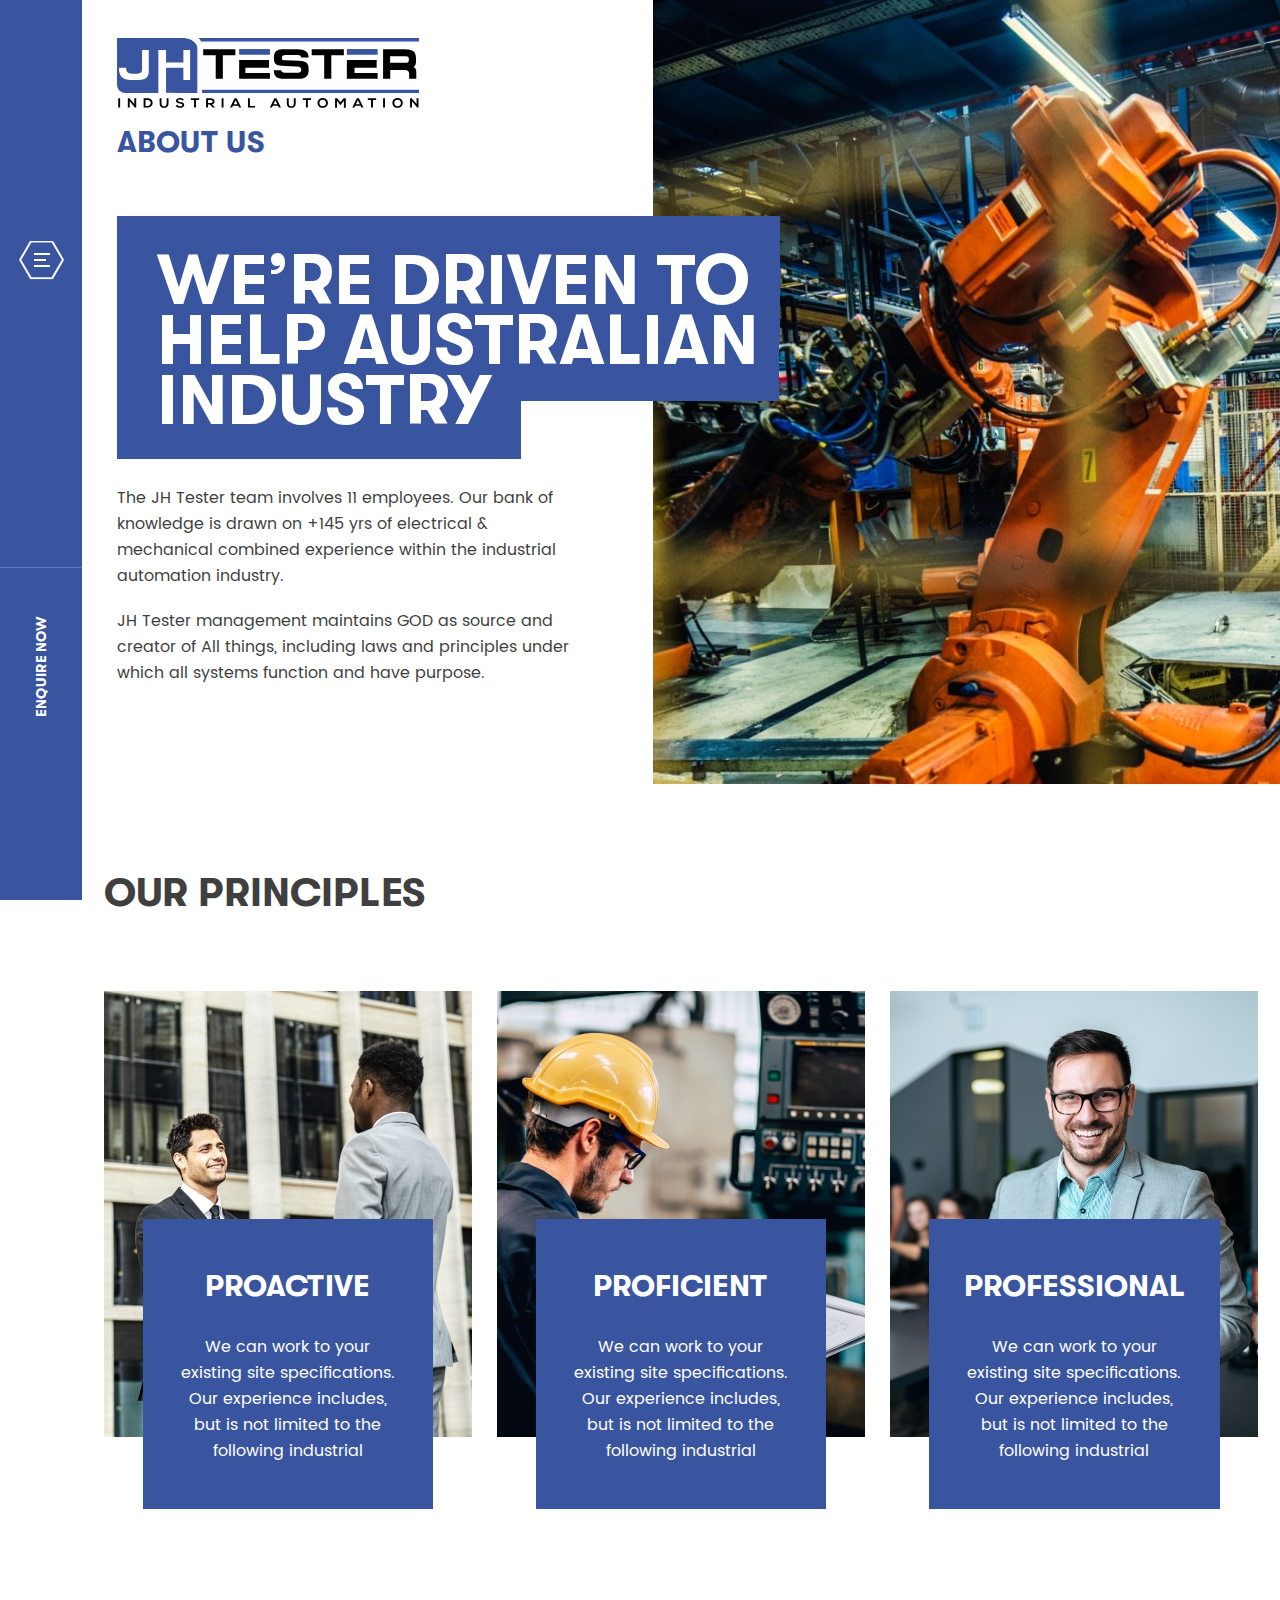
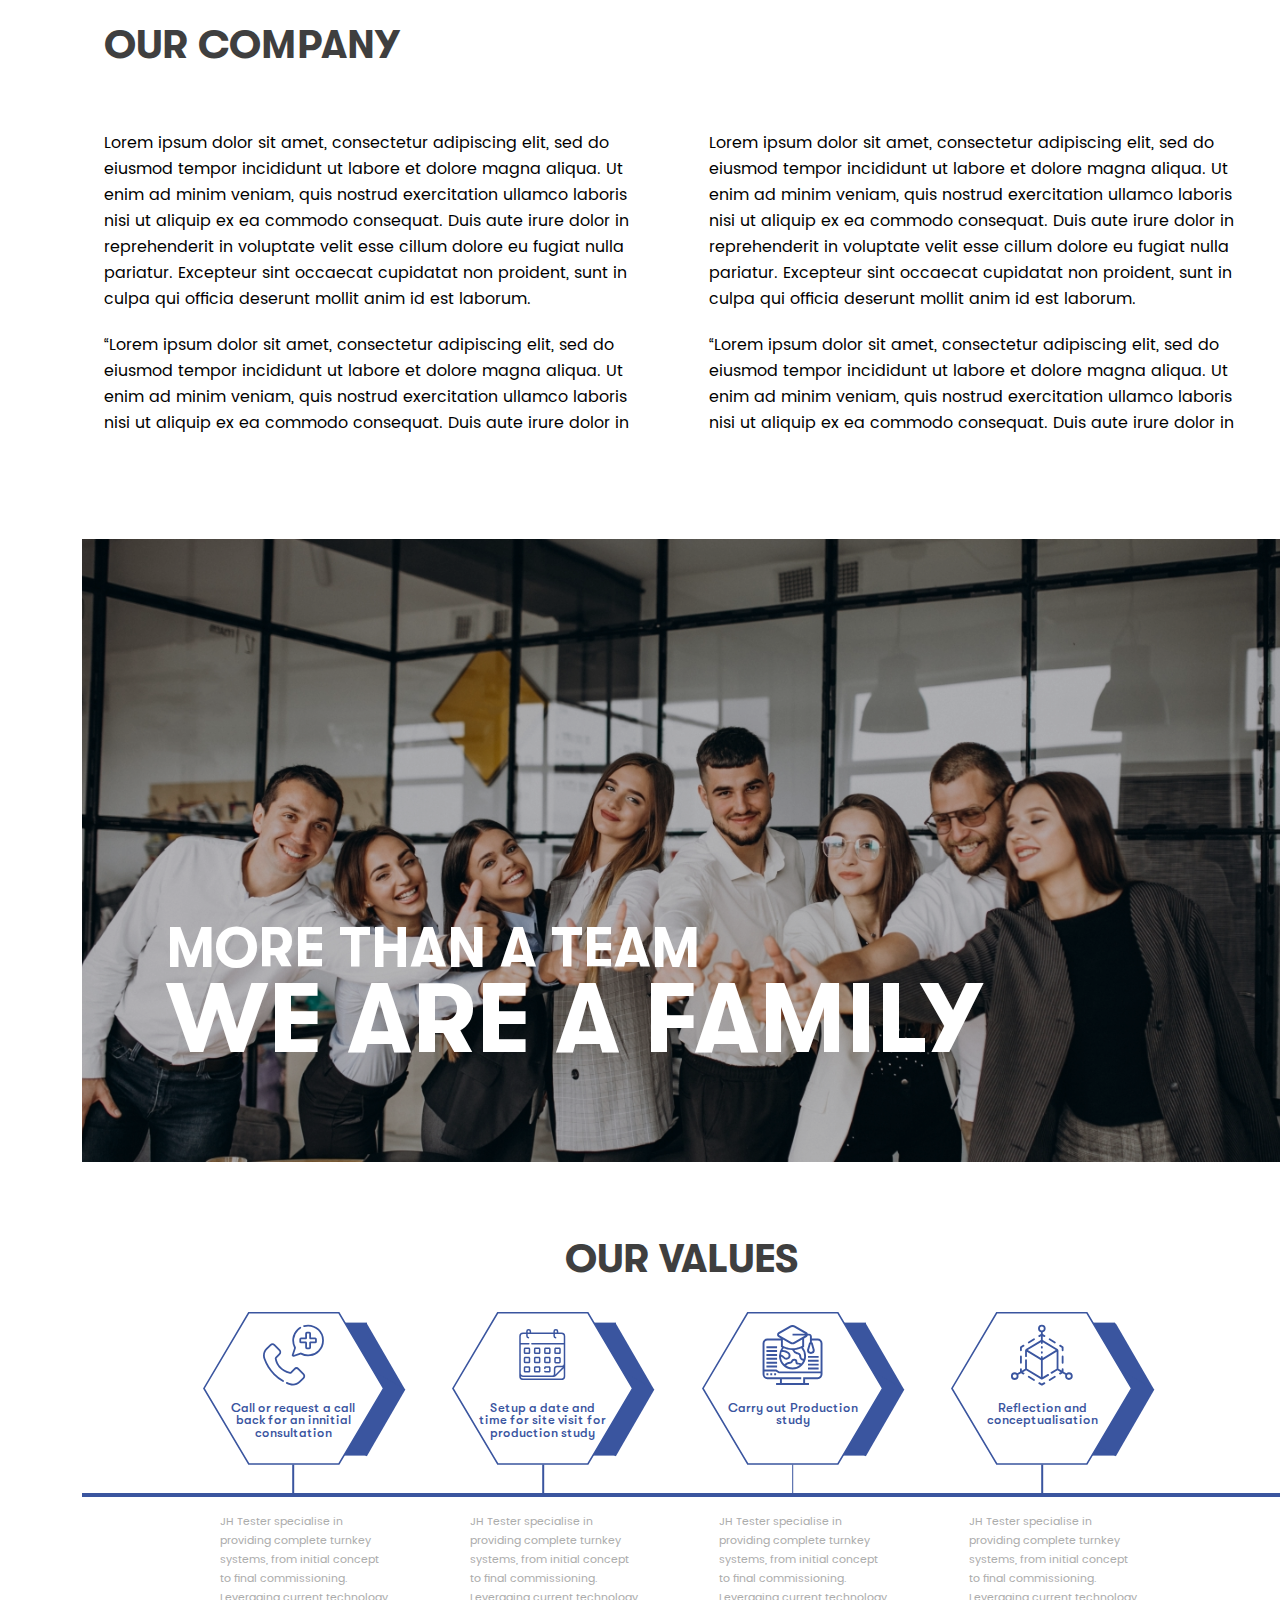
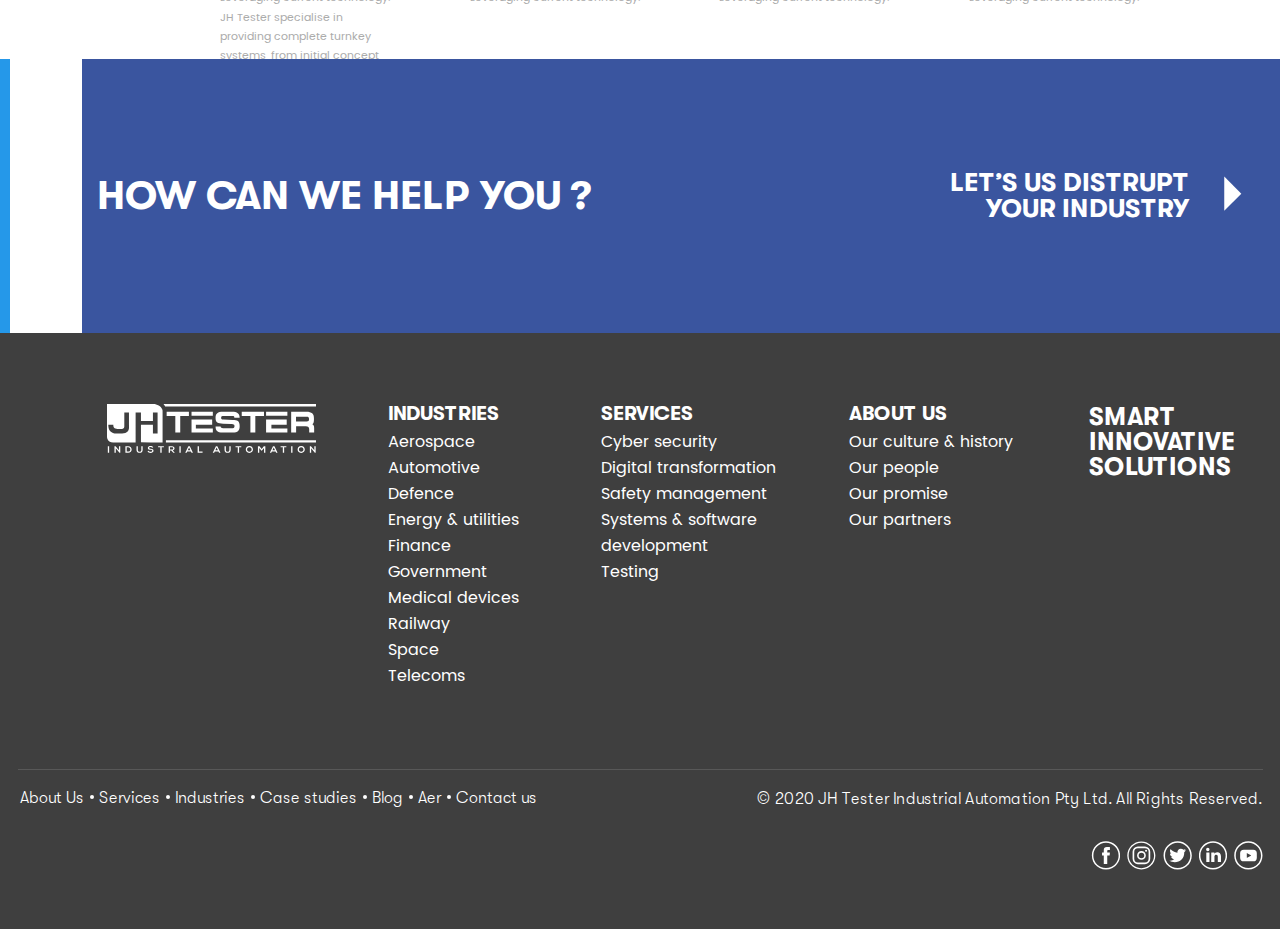
<file: about.html>
<!DOCTYPE html>
<html lang="en">
	<head>
		<meta charset="UTF-8">
		<title>JHT</title>
		<meta name="format-detection" content="telephone=no">
		<meta name="viewport" content="width=device-width, initial-scale=1.0">
		<!-- <meta name="robots" content="noindex, nofollow"> -->
		<!-- <meta name="viewport" content="width=device-width, initial-scale=1.0, maximum-scale=1.0, user-scalable=0"> -->
		<!-- <link rel="shortcut icon" href="favicon.ico"> -->
		<link rel="stylesheet" href="css/style.min.css">
	</head>
	<body>
		<div class="wrapper">
			<div class="navigation">
	<div class="navigation__content content-navigation">
		<div class="content-navigation__inner" data-da="navigation,1,992">
			<div class="content-navigation__logo logo">
				<a href="#">
					<img src="img/logo/logo.svg" alt="logo">
				</a>
			</div>
			<nav class="content-navigation__menu main-menu">
				<ul class="main-menu__list">
					<li>
						<a href="#">About Us <span class="hover-hr"></span></a>
						<div class="hr"></div>

						<ul class="main-menu__sublist">
							<li><a href="#">Aerospace</a></li>
							<li><a href="#">Automotive</a></li>
							<li><a href="#">Defence</a></li>
							<li><a href="#">Energy & utilities</a></li>
							<li><a href="#">Finance</a></li>
							<li><a href="#">Government</a></li>
							<li><a href="#">Medical devices</a></li>

						</ul>
					</li>
					<li>
						<a href="#">Services<span class="hover-hr"></span></a>
						<div class="hr"></div>
						<ul class="main-menu__sublist">
							<li><a href="#">Aerospace</a></li>
							<li><a href="#">Automotive</a></li>
							<li><a href="#">Defence</a></li>
							<li><a href="#">Energy & utilities</a></li>
							<li><a href="#">Finance</a></li>
							<li><a href="#">Government</a></li>
							<li><a href="#">Medical devices</a></li>
							<li><a href="#">Railway</a></li>
							<li><a href="#">Space</a></li>
							<li><a href="#">Telecoms</a></li>
						</ul>
					</li>
					<li>
						<a href="#">Industries<span class="hover-hr"></span></a>
						<div class="hr"></div>
						<ul class="main-menu__sublist">
							<li><a href="#">Aerospace</a></li>
							<li><a href="#">Automotive</a></li>
							<li><a href="#">Defence</a></li>
							<li><a href="#">Energy & utilities</a></li>
							<li><a href="#">Finance</a></li>
							<li><a href="#">Government</a></li>
							<li><a href="#">Medical devices</a></li>
							<li><a href="#">Railway</a></li>
							<li><a href="#">Space</a></li>
						</ul>
					</li>
					<li>
						<a href="#">Case studies<span class="hover-hr"></span></a>
						<div class="hr"></div>
						<ul class="main-menu__sublist">
							<li><a href="#">Aerospace</a></li>
							<li><a href="#">Automotive</a></li>
							<li><a href="#">Defence</a></li>
							<li><a href="#">Energy & utilities</a></li>
							<li><a href="#">Finance</a></li>
							<li><a href="#">Government</a></li>
							<li><a href="#">Medical devices</a></li>
							<li><a href="#">Railway</a></li>
						</ul>
					</li>
					<li>
						<a href="#">Blog <span class="hover-hr"></span></a>
						<div class="hr"></div>
						<ul class="main-menu__sublist">
							<li><a href="#">Aerospace</a></li>
							<li><a href="#">Automotive</a></li>
							<li><a href="#">Defence</a></li>
							<li><a href="#">Energy & utilities</a></li>
							<li><a href="#">Finance</a></li>
							<li><a href="#">Government</a></li>
							<li><a href="#">Medical devices</a></li>
							<li><a href="#">Railway</a></li>
							<li><a href="#">Space</a></li>
							<li><a href="#">Telecoms</a></li>
						</ul>
					</li>
				<li>
						<a href="#">Contact us <span class="hover-hr"></span></a>
						<div class="hr"></div>
						<ul class="main-menu__sublist">
							<li><a href="#">Aerospace</a></li>
							<li><a href="#">Automotive</a></li>
							<li><a href="#">Defence</a></li>
							<li><a href="#">Energy & utilities</a></li>
							<li><a href="#">Finance</a></li>
							<li><a href="#">Government</a></li>
							<li><a href="#">Medical devices</a></li>
							<li><a href="#">Railway</a></li>
							<li><a href="#">Space</a></li>
							<li><a href="#">Telecoms</a></li>
						</ul>
					</li>
					<li>
						<a href="#">Automation efficiency review<span class="hover-hr"></span></a>
						<div class="hr"></div>
						<ul class="main-menu__sublist">
							<li><a href="#">Aerospace</a></li>
							<li><a href="#">Automotive</a></li>
							<li><a href="#">Defence</a></li>
							<li><a href="#">Energy & utilities</a></li>
							<li><a href="#">Finance</a></li>
							<li><a href="#">Government</a></li>
							<li><a href="#">Medical devices</a></li>
							<li><a href="#">Railway</a></li>
							<li><a href="#">Space</a></li>
							<li><a href="#">Telecoms</a></li>
						</ul>
					</li> 
				</ul> 
			</nav>

			<div class="content-navigation__copy">
				© 2020 JH TESTER Industrial Automation Pty Ltd.  All Rights Reserved.
			</div>
		</div>

		<div class="navigation__form-wrap" data-da="navigation,2,992">
			<form action="/" class="navigation__form from-navigation">
				<div class="from-navigation__title">
					Get in touch with us.
				</div>

				<div class="from-navigation__inputs-wrap">
					<div class="from-navigation__item">
						<div class="from-navigation__item-wrap">
							<label for="name">First Name</label>
							<input autocomplete="off" id="name" type="text" name="form[]" data-value="Michael" class="from-navigation__input input req">
						</div>	
					</div>
					<div class="from-navigation__item">
						<div class="from-navigation__item-wrap">
							<label for="lastname">Last Name</label>
							<input autocomplete="off" id="lastname" type="text" name="form[]" data-value="Bei" class="from-navigation__input input req">							
						</div>
					</div>
					<div class="from-navigation__item">
						<div class="from-navigation__item-wrap">
							<label for="email">Email address</label>
							<input autocomplete="off" id="email" type="text" name="form[]" data-value="John@domain.com" class="from-navigation__input input email req">							
						</div>
					</div>
					<div class="from-navigation__item">
						<div class="from-navigation__item-wrap">
							<label for="phone">Phone Number</label>
							<input autocomplete="off" id="phone" type="text" name="form[]" data-value="+1 917 9055909" class="from-navigation__input input phone req">							
						</div>
					</div>
					<div class="from-navigation__item">
						<div class="from-navigation__item-wrap">
							<label for="company">Company</label>
							<input autocomplete="off" id="company" type="text" name="form[]" data-value="TheCompany" class="from-navigation__input input ">							
						</div>
					</div>
					<div class="from-navigation__item">
						<div class="from-navigation__item-wrap">
							<label for="position">Position</label>
							<input autocomplete="off" id="position" type="text" name="form[]" data-value="General Manager" class="from-navigation__input input ">							
						</div>
					</div>
				</div>
				<div class="from-navigation__submit-wrap">
					<button class="form-contact__submit btn-submit" type="submit"><span>send</span><span class="plus"></span></button>
				</div>

				<div class="from-navigation__agree">
					by submitting this form you agree to our <a href="#">privacy policy</a>.
				</div>
			</form>
		</div>
	</div>
	<div class="navigation__btn-box">
		<div class="navigation__burger">
			<div class="burger-wrap">
				<div class="burger">
					<span></span>
					<span></span>
					<span></span> 
					<span></span>
				</div>
			</div>
		</div>
		<div class="navigation__enquire-now">
			<span>Enquire Now</span>
		</div>
	</div>
</div>
			<main class="page">
				
				<section class="about-us content-header">
					<div class="content-header__body">
						<div class="content-header__column content-header__column_1">

							<div class="content-header__text-block">
								<div class="content-header__logo logo">
									<a href="#">
										<img src="img/logo/logo-colored.svg" alt="logo">
									</a>
								</div>

								<div class="content-header__suptitle">
									about us
								</div>
								<div class="content-header__title-wrap">
									<div class="content-header__title">
										<p>we’re driven to</p>
										<p>help australian</p>
										<p>industry</p>
									</div>
								</div>
								<div class="content-header__text">
									<p>
										The JH Tester team involves 11 employees. Our bank of knowledge is drawn on +145 yrs of electrical & mechanical combined experience within the industrial automation industry.
									</p>
									<p>
										JH Tester management maintains GOD as source and creator of All things, including laws and principles under which all systems function and have purpose.
									</p>									 
									
								</div>
							</div>

						</div>
						<div class="content-header__column content-header__column_2">
							<div class="content-header__img ibg">
								<img src="img/header/video-preivew.jpg" alt="banner">
							</div>
						</div>
					</div>
				</section>

				<section class="principles">
					<div class="principles__body">
						<div class="principles__title">
							our principles
						</div>
						<div class="principles__cards">

							<div class="principles__item card-principles">
								<div class="card-principles__inner">
									<div class="card-principles__img ibg">
										<img src="img/principles/01.jpg" alt="img">
									</div>
									<div class="card-principles__text-content">
										<div class="card-principles__title">
											proactive
										</div>
										<div class="card-principles__text">
											We can work to your existing site specifications.  Our experience includes, but is not limited to the following industrial
										</div>
									</div>
								</div>
							</div>

							<div class="principles__item card-principles">
								<div class="card-principles__inner">
									<div class="card-principles__img ibg">
										<img src="img/principles/02.jpg" alt="img">
									</div>
									<div class="card-principles__text-content">
										<div class="card-principles__title">
											proficient
										</div>
										<div class="card-principles__text">
											We can work to your existing site specifications.  Our experience includes, but is not limited to the following industrial
										</div>
									</div>
								</div>
							</div>

							<div class="principles__item card-principles">
								<div class="card-principles__inner">
									<div class="card-principles__img ibg">
										<img src="img/principles/03.jpg" alt="img">
									</div>
									<div class="card-principles__text-content">
										<div class="card-principles__title">
											professional
										</div>
										<div class="card-principles__text">
											We can work to your existing site specifications.  Our experience includes, but is not limited to the following industrial
										</div>
									</div>
								</div>
							</div>

						</div>
					</div>
				</section>

				<section class="our-company">
					<div class="our-company__row">
						<div class="our-company__text-content">
							<div class="our-company__title">
								our company
							</div>
							<div class="our-company__text">
								<div>
									<p>
										Lorem ipsum dolor sit amet, consectetur adipiscing elit, sed do eiusmod tempor incididunt ut labore et dolore magna aliqua. Ut enim ad minim veniam, quis nostrud exercitation ullamco laboris nisi ut aliquip ex ea commodo consequat. Duis aute irure dolor in reprehenderit in voluptate velit esse cillum dolore eu fugiat nulla pariatur. Excepteur sint occaecat cupidatat non proident, sunt in culpa qui officia deserunt mollit anim id est laborum.
									</p>
									<p>
										“Lorem ipsum dolor sit amet, consectetur adipiscing elit, sed do eiusmod tempor incididunt ut labore et dolore magna aliqua. Ut enim ad minim veniam, quis nostrud exercitation ullamco laboris nisi ut aliquip ex ea commodo consequat. Duis aute irure dolor in
									</p>
								</div>

								<div>
									<p>
										Lorem ipsum dolor sit amet, consectetur adipiscing elit, sed do eiusmod tempor incididunt ut labore et dolore magna aliqua. Ut enim ad minim veniam, quis nostrud exercitation ullamco laboris nisi ut aliquip ex ea commodo consequat. Duis aute irure dolor in reprehenderit in voluptate velit esse cillum dolore eu fugiat nulla pariatur. Excepteur sint occaecat cupidatat non proident, sunt in culpa qui officia deserunt mollit anim id est laborum.
									</p>
									<p>
										“Lorem ipsum dolor sit amet, consectetur adipiscing elit, sed do eiusmod tempor incididunt ut labore et dolore magna aliqua. Ut enim ad minim veniam, quis nostrud exercitation ullamco laboris nisi ut aliquip ex ea commodo consequat. Duis aute irure dolor in
									</p>
								</div>
							</div>
						</div>
					</div>
					<div class="our-company__row bottom-our-company">
						<div class="bottom-our-company__img ibg">
							<img src="img/aur-company/01.jpg" alt="we are family">
						</div>
						<div class="bottom-our-company__text-wrap">
							<div class="bottom-our-company__suptitle">
								more than a team
							</div>
							<div class="bottom-our-company__title">
								we are a family
							</div>
						</div>
					</div>
				</section>


				<section class="about-us our-values">
					<div class="our-values__body">
						<div class="our-values__title">
							OUR VALUES
						</div>
						<div class="our-values__row our-values__row_1">							
							<ul class="our-values__list">
								<li>
									<div class="our-values__hexagon-wrap">
										<div class="our-values__hexagon">
											<div class="our-values__label">01</div>
											<div class="our-values__hexagon-shadow"></div>
											<svg xmlns="http://www.w3.org/2000/svg" version="1.1" width="227" height="191" viewBox="0 -1 227 193" xmlns:xlink="http://www.w3.org/1999/xlink"> 
											    <polygon class="hex" points="56.5,0 170.5,0 227,95.5 170.5,191 56.6,191 0,95.5" fill="#fff"></polygon>
											</svg>
										</div>
										<div class="our-values__hexagon-content">
											<div class="our-values__icon">
												<img src="img/our-values/01.svg" alt="icon">
											</div>
											<div class="our-values__text">
												Call or request a call back for an innitial consultation
											</div>
										</div>
									</div>
									<div class="our-values__subtext our-values__subtext_1"></div>
								</li>
								<li>
									<div class="our-values__hexagon-wrap">
										<div class="our-values__hexagon">
											<div class="our-values__label">02</div>
											<div class="our-values__hexagon-shadow"></div>
											<svg xmlns="http://www.w3.org/2000/svg" version="1.1" width="227" height="191" viewBox="0 -1 227 193" xmlns:xlink="http://www.w3.org/1999/xlink"> 
											    <polygon class="hex" points="56.5,0 170.5,0 227,95.5 170.5,191 56.6,191 0,95.5" fill="#fff"></polygon>
											</svg>
										</div>
										<div class="our-values__hexagon-content">
											<div class="our-values__icon">
												<img src="img/our-values/02.svg" alt="icon">
											</div>
											<div class="our-values__text">
												Setup a date and time for site visit for production study
											</div>
										</div>
									</div>
									<div class="our-values__subtext our-values__subtext_2"></div>
								</li>
								<li>
									<div class="our-values__hexagon-wrap">
										<div class="our-values__hexagon">
											<div class="our-values__label">03</div>
											<div class="our-values__hexagon-shadow"></div>
											<svg xmlns="http://www.w3.org/2000/svg" version="1.1" width="227" height="191" viewBox="0 -1 227 193" xmlns:xlink="http://www.w3.org/1999/xlink"> 
											    <polygon class="hex" points="56.5,0 170.5,0 227,95.5 170.5,191 56.6,191 0,95.5" fill="#fff"></polygon>
											</svg>
										</div>
										<div class="our-values__hexagon-content">
											<div class="our-values__icon">
												<img src="img/our-values/03.svg" alt="icon">
											</div>
											<div class="our-values__text">
												Carry out Production study
											</div>
										</div>
									</div>
									<div class="our-values__subtext our-values__subtext_3"></div>
								</li>
								<li>
									<div class="our-values__hexagon-wrap">
										<div class="our-values__hexagon">
											<div class="our-values__label">04</div>
											<div class="our-values__hexagon-shadow"></div>
											<svg xmlns="http://www.w3.org/2000/svg" version="1.1" width="227" height="191" viewBox="0 -1 227 193" xmlns:xlink="http://www.w3.org/1999/xlink"> 
											    <polygon class="hex" points="56.5,0 170.5,0 227,95.5 170.5,191 56.6,191 0,95.5" fill="#fff"></polygon>
											</svg>
										</div>
										<div class="our-values__hexagon-content">
											<div class="our-values__icon">
												<img src="img/our-values/04.svg" alt="icon">
											</div>
											<div class="our-values__text">
												Reflection and conceptualisation
											</div>
										</div>
									</div>
									<div class="our-values__subtext our-values__subtext_4">
										<p data-da="our-values__subtext_1,0,1430">
											JH Tester specialise in providing complete turnkey systems, from initial concept to final commissioning. Leveraging current technology.
										</p>
									</div>
								</li>
							</ul>
						</div>
						<div class="hr"></div>
						<div class="our-values__row our-values__row_2">
							<ul class="our-values__list-text">
								<li>
									<p data-da="our-values__subtext_1,0,1430">
										JH Tester specialise in providing complete turnkey systems, from initial concept to final commissioning. Leveraging current technology.
									</p>
								</li>
								<li>
									<p data-da="our-values__subtext_2,0,1430">
										JH Tester specialise in providing complete turnkey systems, from initial concept to final commissioning. Leveraging current technology.
									</p>
								</li>
								<li>
									<p data-da="our-values__subtext_3,0,1430">
										JH Tester specialise in providing complete turnkey systems, from initial concept to final commissioning. Leveraging current technology.
									</p>
								</li>
								<li>
									<p data-da="our-values__subtext_4,0,1430">
										JH Tester specialise in providing complete turnkey systems, from initial concept to final commissioning. Leveraging current technology.
									</p>
								</li>
							</ul>
						</div>
					</div>
				</section>

				<section class="sup-footer">
					<div class="sup-footer__body">
						<div class="sup-footer__title">
							how can we help you ?
						</div>
						<div class="sup-footer__link">
							<a href="#">
								Let’s Us distrupt your Industry
								<span class="triangle">
									<svg xmlns="http://www.w3.org/2000/svg" width="18" height="35" viewBox="0 0 18 35"><g><g><path fill="#fff" d="M.25.58l17.085 17.085L.25 34.75z"/></g></g></svg>
								</span>
							</a>
						</div>
					</div>
				</section>
			</main>
		</div>
			<footer class="footer">
	<div class="footer__body">
		<div class="footer__top">
			<div class="footer__column footer__column_1">
				<div class="footer__logo logo">
					<a href="#">
						<img src="img/logo/logo.svg" alt="logo">
					</a>
				</div>
			</div>
			<div class="footer__column footer__column_2">
				<div class="footer__title">
					Industries
				</div>
				<ul class="footer__list">
					<li><a href="#">Aerospace</a></li>
					<li><a href="#">Automotive</a></li>
					<li><a href="#">Defence</a></li>
					<li><a href="#">Energy & utilities</a></li>
					<li><a href="#">Finance</a></li>
					<li><a href="#">Government</a></li>
					<li><a href="#">Medical devices</a></li>
					<li><a href="#">Railway</a></li>
					<li><a href="#">Space</a></li>
					<li><a href="#">Telecoms</a></li>
				</ul>
			</div>
			<div class="footer__column footer__column_3">
				<div class="footer__title">
					Services
				</div>
				<ul class="footer__list">
					<li><a href="#">Cyber security</a></li>
					<li><a href="#">Digital transformation</a></li>
					<li><a href="#">Safety management</a></li>
					<li><a href="#">Systems & software development</a></li>
					<li><a href="#">Testing</a></li>
				</ul>
			</div>
			<div class="footer__column footer__column_4">
				<div class="footer__title">
					About Us
				</div>
				<ul class="footer__list">
					<li><a href="#">Our culture & history</a></li>
					<li><a href="#">Our people</a></li>
					<li><a href="#">Our promise</a></li>
					<li><a href="#">Our partners</a></li>
				</ul>
			</div>
			<div class="footer__column footer__column_5">
				<div class="footer__title footer__title_big">
					Smart
					Innovative 
					Solutions 
				</div>
			</div>
		</div>
		<div class="footer__bottom bottom-footer">
			<div class="bottom-footer__row bottom-footer__row_1">
				<nav class="bottom-footer__nav">
					<ul class="bottom-footer__menu-list">
						<li><a href="#">About Us</a></li>
						<li><a href="#">Services</a></li>
						<li><a href="#">Industries</a></li>
						<li><a href="#">Case studies</a></li>
						<li><a href="#">Blog</a></li>
						<li><a href="#">Aer</a></li> 
						<li><a href="#">Contact us</a></li>
					</ul> 
				</nav>

				<div class="bottom-footer__copy" data-da="bottom-footer__row_2,1,991">
					© 2020 JH Tester Industrial Automation Pty Ltd.  All Rights Reserved.
				</div>				
			</div>
			<div class="bottom-footer__row bottom-footer__row_2">
				<ul class="bottom-footer__social">
					<li><a href="#">
						<svg xmlns="http://www.w3.org/2000/svg" width="29" height="29" viewBox="0 0 29 29"><g><g><g><g><path fill="#fff" d="M27.612 14.448c0 6.958-5.661 12.619-12.619 12.619S2.374 21.406 2.374 14.448 8.034 1.83 14.993 1.83c6.957 0 12.619 5.66 12.619 12.618zm1.518 0C29.13 6.653 22.788.311 14.993.311 7.198.311.856 6.653.856 14.448c0 7.795 6.342 14.137 14.137 14.137 7.795 0 14.137-6.342 14.137-14.137z"/></g></g><g><g><path fill="#fff" d="M12.776 14.515v8.193c0 .118.095.214.213.214h3.043a.213.213 0 0 0 .214-.214v-8.327h2.206c.11 0 .203-.085.212-.195l.212-2.51a.213.213 0 0 0-.213-.23h-2.418v-1.78c0-.418.339-.756.756-.756h1.7a.214.214 0 0 0 .214-.213v-2.51a.214.214 0 0 0-.214-.213h-2.873a3.052 3.052 0 0 0-3.052 3.053v2.419h-1.521a.213.213 0 0 0-.214.213v2.509c0 .118.096.213.214.213h1.521z"/></g></g></g></g></svg>
					</a></li>
					<li><a href="#">
						<svg xmlns="http://www.w3.org/2000/svg" width="29" height="29" viewBox="0 0 29 29"><g><g><g><path fill="#fff" d="M21.59 17.849a3.657 3.657 0 0 1-3.658 3.656h-7.028a3.657 3.657 0 0 1-3.657-3.656V10.82a3.657 3.657 0 0 1 3.657-3.657h7.028a3.657 3.657 0 0 1 3.657 3.657zm1.667-7.029a5.325 5.325 0 0 0-5.325-5.325h-7.028A5.325 5.325 0 0 0 5.58 10.82v7.029a5.324 5.324 0 0 0 5.325 5.324h7.028a5.325 5.325 0 0 0 5.325-5.324zm-8.809 6.425a2.8 2.8 0 0 1-2.796-2.797 2.8 2.8 0 0 1 2.796-2.796 2.8 2.8 0 0 1 2.797 2.796 2.8 2.8 0 0 1-2.797 2.797zm0-7.163a4.37 4.37 0 0 0-4.365 4.366 4.37 4.37 0 0 0 4.365 4.366 4.37 4.37 0 0 0 4.366-4.366 4.37 4.37 0 0 0-4.366-4.366zm4.62-1.332a1.04 1.04 0 1 0 .001 2.08 1.04 1.04 0 0 0 0-2.08zm7.976 5.698c0 7.009-5.702 12.71-12.711 12.71s-12.71-5.701-12.71-12.71c0-7.009 5.701-12.71 12.71-12.71 7.009 0 12.71 5.701 12.71 12.71zm1.334 0c0-7.744-6.3-14.045-14.045-14.045C6.589.403.288 6.704.288 14.448s6.3 14.045 14.045 14.045c7.744 0 14.045-6.3 14.045-14.045z"/></g></g></g></svg>
					</a></li>
					<li><a href="#">
						<svg xmlns="http://www.w3.org/2000/svg" width="29" height="29" viewBox="0 0 29 29"><g><g><g><g><path fill="#fff" d="M27.291 14.448c0 6.958-5.66 12.619-12.618 12.619S2.055 21.406 2.055 14.448 7.715 1.83 14.673 1.83 27.29 7.49 27.29 14.448zm1.52 0C28.81 6.653 22.467.311 14.672.311S.536 6.653.536 14.448c0 7.795 6.342 14.137 14.137 14.137 7.795 0 14.137-6.342 14.137-14.137z"/></g></g><g><g><g><path fill="#fff" d="M22.798 9.289c-.523.237-1.1.38-1.664.475.268-.045.663-.53.821-.727.241-.3.442-.64.554-1.009.015-.029.026-.065-.003-.087-.037-.014-.06-.007-.088.008a8.516 8.516 0 0 1-1.977.756c-.058.015-.1 0-.137-.036-.057-.065-.111-.126-.173-.177a3.5 3.5 0 0 0-.957-.587 3.336 3.336 0 0 0-1.47-.236 3.511 3.511 0 0 0-1.393.394c-.432.225-.817.539-1.124.918a3.458 3.458 0 0 0-.672 1.345c-.115.473-.106.941-.035 1.42.01.079.004.09-.068.079-2.716-.404-4.967-1.376-6.794-3.458-.08-.09-.122-.09-.188.007-.8 1.198-.411 3.124.588 4.07.133.126.27.252.417.368-.054.01-.718-.061-1.31-.368-.08-.05-.12-.021-.127.069-.007.13.004.248.022.389.153 1.215.995 2.338 2.147 2.777.136.058.288.108.435.133-.262.058-.533.099-1.285.04-.094-.018-.13.029-.094.119.566 1.542 1.787 2 2.701 2.262.123.022.245.022.368.05-.007.012-.015.012-.022.022-.303.462-1.355.807-1.844.978-.891.311-1.862.452-2.803.358-.15-.021-.182-.02-.223 0-.041.026-.005.062.043.101.191.126.386.238.584.346a9.288 9.288 0 0 0 1.873.75c3.366.93 7.158.246 9.685-2.265 1.985-1.972 2.68-4.692 2.68-7.415 0-.106.127-.165.202-.221.516-.388.926-.853 1.312-1.371.086-.117.08-.22.08-.263V9.29c0-.044.006-.03-.061 0z"/></g></g><g><g><path fill="#fff" d="M11.276 21.176c1.395 0 .067 0 0 0"/></g></g><g><g><path fill="#fff" d="M11.276 21.176c-.022.002-.272 0 0 0"/></g></g><g><g><path fill="#fff" d="M11.83 21.19c0-.027.292 0 0 0"/></g></g><g><g><path fill="#fff" d="M17.659 7.682c-.019.015-.043.015-.068 0"/></g></g></g></g></g></svg>
					</a></li>
					<li><a href="#">
						<svg xmlns="http://www.w3.org/2000/svg" width="28" height="29" viewBox="0 0 28 29"><g><g><g><g><g><path fill="#fff" d="M26.608 14.448c0 6.945-5.65 12.595-12.595 12.595-6.944 0-12.594-5.65-12.594-12.595S7.069 1.854 14.013 1.854c6.945 0 12.595 5.65 12.595 12.594zm1.518 0c0-7.782-6.331-14.113-14.113-14.113C6.231.335-.1 6.666-.1 14.448c0 7.782 6.331 14.113 14.113 14.113 7.782 0 14.113-6.33 14.113-14.113z"/></g></g><g><g><g><path fill="#fff" d="M7.528 21.028h2.72c.13 0 .235-.105.235-.236v-9.128a.236.236 0 0 0-.235-.236h-2.72a.236.236 0 0 0-.236.236v9.128c0 .13.106.236.236.236zm14.464-5.505c0-2.949-1.575-4.32-3.675-4.32-1.696 0-2.452.933-2.877 1.585v.032h-.02c.005-.01.014-.02.02-.032v-1.124a.236.236 0 0 0-.235-.236H12.49a.235.235 0 0 0-.235.238c.028 1.489 0 7.82-.006 9.126 0 .13.105.236.236.236h2.72c.13 0 .235-.106.235-.236v-5.126c0-.288.022-.573.106-.778.232-.574.755-1.167 1.637-1.167 1.156 0 1.617.88 1.617 2.17v4.901c0 .13.106.236.236.236h2.72c.13 0 .236-.105.236-.236v-5.27z"/></g></g></g></g><g><g><path fill="#fff" d="M7.084 8.498a1.709 1.709 0 1 1 3.417 0 1.709 1.709 0 0 1-3.417 0z"/></g></g></g></g></svg>
					</a></li>
					<li><a href="#">
						<svg xmlns="http://www.w3.org/2000/svg" width="29" height="29" viewBox="0 0 29 29"><g><g><g><g><path fill="#fff" d="M26.971 14.448c0 6.958-5.66 12.619-12.618 12.619S1.735 21.406 1.735 14.448 7.395 1.83 14.353 1.83s12.618 5.66 12.618 12.618zm1.519 0C28.49 6.653 22.15.311 14.353.311 6.558.311.216 6.653.216 14.448c0 7.796 6.342 14.137 14.137 14.137 7.795 0 14.137-6.341 14.137-14.137z"/></g></g><g><g><g><path fill="#fff" d="M16.877 14.733l-3.756 2.06c-.163.088-.31-.03-.31-.216V12.35c0-.188.152-.306.315-.213l3.781 2.168c.167.095.139.337-.03.428zm5.94-2.429a3.63 3.63 0 0 0-3.63-3.63H9.771a3.63 3.63 0 0 0-3.63 3.63v4.413a3.63 3.63 0 0 0 3.63 3.63h9.416a3.63 3.63 0 0 0 3.63-3.63z"/></g></g></g></g></g></svg>
					</a></li>
				</ul>
			</div>
		</div>
	</div>
</footer>

		<script src="js/libs.min.js"></script>
		<script src="js/main.min.js"></script>
	</body>
</html>
</file>
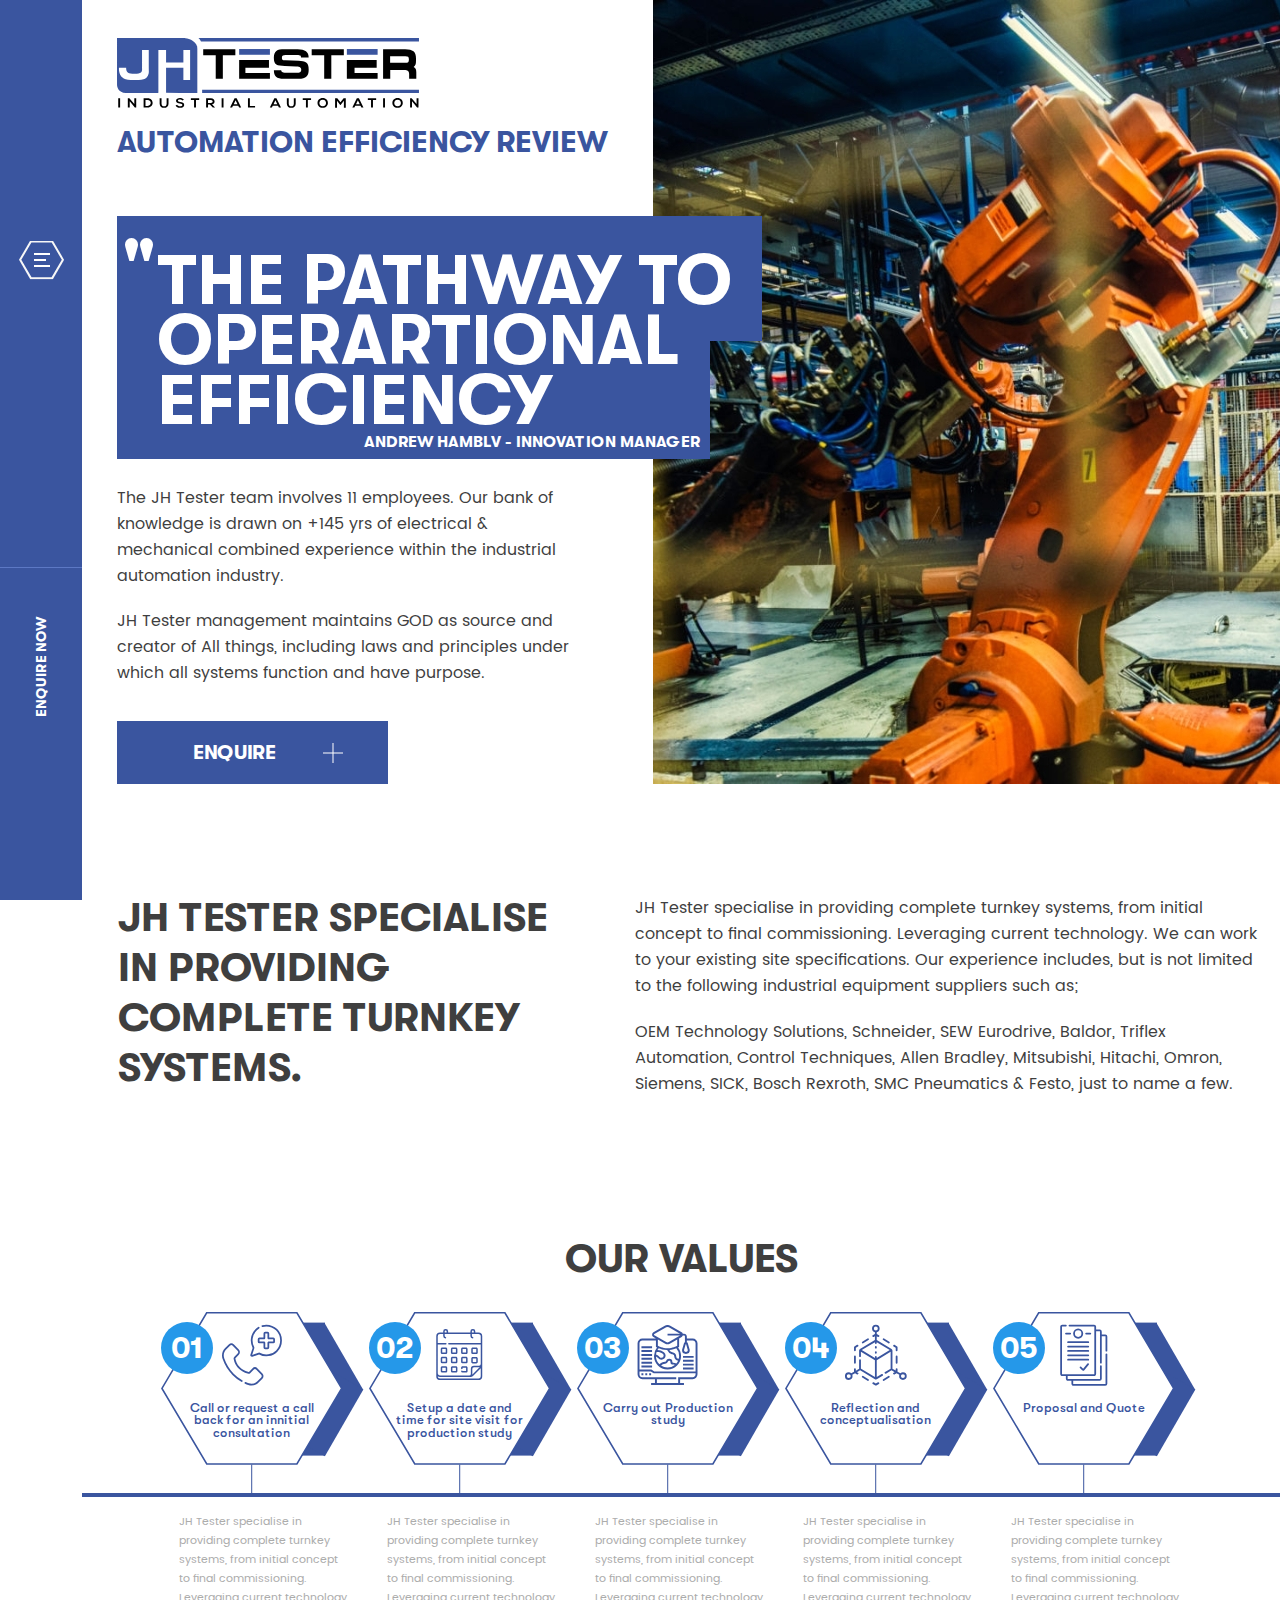
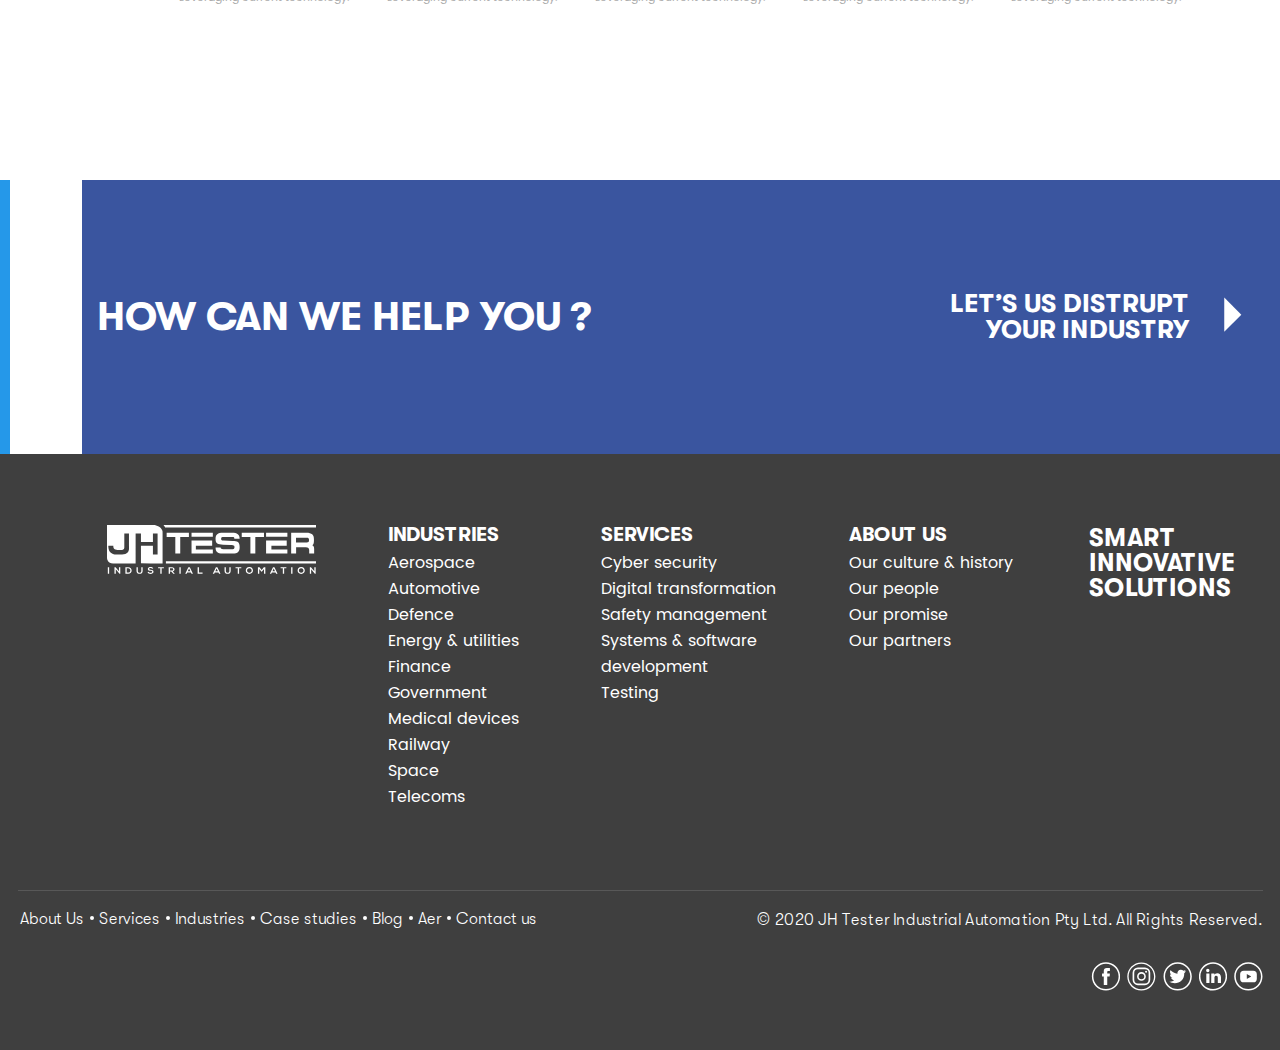
<file: aer.html>
<!DOCTYPE html>
<html lang="en">
	<head>
		<meta charset="UTF-8">
		<title>JHT</title>
		<meta name="format-detection" content="telephone=no">
		<meta name="viewport" content="width=device-width, initial-scale=1.0">
		<!-- <meta name="robots" content="noindex, nofollow"> -->
		<!-- <meta name="viewport" content="width=device-width, initial-scale=1.0, maximum-scale=1.0, user-scalable=0"> -->
		<!-- <link rel="shortcut icon" href="favicon.ico"> -->
		<link rel="stylesheet" href="css/style.min.css">
	</head>
	<body>
		<div class="wrapper">
			<div class="navigation">
	<div class="navigation__content content-navigation">
		<div class="content-navigation__inner" data-da="navigation,1,992">
			<div class="content-navigation__logo logo">
				<a href="#">
					<img src="img/logo/logo.svg" alt="logo">
				</a>
			</div>
			<nav class="content-navigation__menu main-menu">
				<ul class="main-menu__list">
					<li>
						<a href="#">About Us <span class="hover-hr"></span></a>
						<div class="hr"></div>

						<ul class="main-menu__sublist">
							<li><a href="#">Aerospace</a></li>
							<li><a href="#">Automotive</a></li>
							<li><a href="#">Defence</a></li>
							<li><a href="#">Energy & utilities</a></li>
							<li><a href="#">Finance</a></li>
							<li><a href="#">Government</a></li>
							<li><a href="#">Medical devices</a></li>

						</ul>
					</li>
					<li>
						<a href="#">Services<span class="hover-hr"></span></a>
						<div class="hr"></div>
						<ul class="main-menu__sublist">
							<li><a href="#">Aerospace</a></li>
							<li><a href="#">Automotive</a></li>
							<li><a href="#">Defence</a></li>
							<li><a href="#">Energy & utilities</a></li>
							<li><a href="#">Finance</a></li>
							<li><a href="#">Government</a></li>
							<li><a href="#">Medical devices</a></li>
							<li><a href="#">Railway</a></li>
							<li><a href="#">Space</a></li>
							<li><a href="#">Telecoms</a></li>
						</ul>
					</li>
					<li>
						<a href="#">Industries<span class="hover-hr"></span></a>
						<div class="hr"></div>
						<ul class="main-menu__sublist">
							<li><a href="#">Aerospace</a></li>
							<li><a href="#">Automotive</a></li>
							<li><a href="#">Defence</a></li>
							<li><a href="#">Energy & utilities</a></li>
							<li><a href="#">Finance</a></li>
							<li><a href="#">Government</a></li>
							<li><a href="#">Medical devices</a></li>
							<li><a href="#">Railway</a></li>
							<li><a href="#">Space</a></li>
						</ul>
					</li>
					<li>
						<a href="#">Case studies<span class="hover-hr"></span></a>
						<div class="hr"></div>
						<ul class="main-menu__sublist">
							<li><a href="#">Aerospace</a></li>
							<li><a href="#">Automotive</a></li>
							<li><a href="#">Defence</a></li>
							<li><a href="#">Energy & utilities</a></li>
							<li><a href="#">Finance</a></li>
							<li><a href="#">Government</a></li>
							<li><a href="#">Medical devices</a></li>
							<li><a href="#">Railway</a></li>
						</ul>
					</li>
					<li>
						<a href="#">Blog <span class="hover-hr"></span></a>
						<div class="hr"></div>
						<ul class="main-menu__sublist">
							<li><a href="#">Aerospace</a></li>
							<li><a href="#">Automotive</a></li>
							<li><a href="#">Defence</a></li>
							<li><a href="#">Energy & utilities</a></li>
							<li><a href="#">Finance</a></li>
							<li><a href="#">Government</a></li>
							<li><a href="#">Medical devices</a></li>
							<li><a href="#">Railway</a></li>
							<li><a href="#">Space</a></li>
							<li><a href="#">Telecoms</a></li>
						</ul>
					</li>
				<li>
						<a href="#">Contact us <span class="hover-hr"></span></a>
						<div class="hr"></div>
						<ul class="main-menu__sublist">
							<li><a href="#">Aerospace</a></li>
							<li><a href="#">Automotive</a></li>
							<li><a href="#">Defence</a></li>
							<li><a href="#">Energy & utilities</a></li>
							<li><a href="#">Finance</a></li>
							<li><a href="#">Government</a></li>
							<li><a href="#">Medical devices</a></li>
							<li><a href="#">Railway</a></li>
							<li><a href="#">Space</a></li>
							<li><a href="#">Telecoms</a></li>
						</ul>
					</li>
					<li>
						<a href="#">Automation efficiency review<span class="hover-hr"></span></a>
						<div class="hr"></div>
						<ul class="main-menu__sublist">
							<li><a href="#">Aerospace</a></li>
							<li><a href="#">Automotive</a></li>
							<li><a href="#">Defence</a></li>
							<li><a href="#">Energy & utilities</a></li>
							<li><a href="#">Finance</a></li>
							<li><a href="#">Government</a></li>
							<li><a href="#">Medical devices</a></li>
							<li><a href="#">Railway</a></li>
							<li><a href="#">Space</a></li>
							<li><a href="#">Telecoms</a></li>
						</ul>
					</li> 
				</ul> 
			</nav>

			<div class="content-navigation__copy">
				© 2020 JH TESTER Industrial Automation Pty Ltd.  All Rights Reserved.
			</div>
		</div>

		<div class="navigation__form-wrap" data-da="navigation,2,992">
			<form action="/" class="navigation__form from-navigation">
				<div class="from-navigation__title">
					Get in touch with us.
				</div>

				<div class="from-navigation__inputs-wrap">
					<div class="from-navigation__item">
						<div class="from-navigation__item-wrap">
							<label for="name">First Name</label>
							<input autocomplete="off" id="name" type="text" name="form[]" data-value="Michael" class="from-navigation__input input req">
						</div>	
					</div>
					<div class="from-navigation__item">
						<div class="from-navigation__item-wrap">
							<label for="lastname">Last Name</label>
							<input autocomplete="off" id="lastname" type="text" name="form[]" data-value="Bei" class="from-navigation__input input req">							
						</div>
					</div>
					<div class="from-navigation__item">
						<div class="from-navigation__item-wrap">
							<label for="email">Email address</label>
							<input autocomplete="off" id="email" type="text" name="form[]" data-value="John@domain.com" class="from-navigation__input input email req">							
						</div>
					</div>
					<div class="from-navigation__item">
						<div class="from-navigation__item-wrap">
							<label for="phone">Phone Number</label>
							<input autocomplete="off" id="phone" type="text" name="form[]" data-value="+1 917 9055909" class="from-navigation__input input phone req">							
						</div>
					</div>
					<div class="from-navigation__item">
						<div class="from-navigation__item-wrap">
							<label for="company">Company</label>
							<input autocomplete="off" id="company" type="text" name="form[]" data-value="TheCompany" class="from-navigation__input input ">							
						</div>
					</div>
					<div class="from-navigation__item">
						<div class="from-navigation__item-wrap">
							<label for="position">Position</label>
							<input autocomplete="off" id="position" type="text" name="form[]" data-value="General Manager" class="from-navigation__input input ">							
						</div>
					</div>
				</div>
				<div class="from-navigation__submit-wrap">
					<button class="form-contact__submit btn-submit" type="submit"><span>send</span><span class="plus"></span></button>
				</div>

				<div class="from-navigation__agree">
					by submitting this form you agree to our <a href="#">privacy policy</a>.
				</div>
			</form>
		</div>
	</div>
	<div class="navigation__btn-box">
		<div class="navigation__burger">
			<div class="burger-wrap">
				<div class="burger">
					<span></span>
					<span></span>
					<span></span> 
					<span></span>
				</div>
			</div>
		</div>
		<div class="navigation__enquire-now">
			<span>Enquire Now</span>
		</div>
	</div>
</div>
			<main class="page">
				
				<section class="content-header">
					<div class="content-header__body">
						<div class="content-header__column content-header__column_1">

							<div class="content-header__text-block">
								<div class="content-header__logo logo">
									<a href="#">
										<img src="img/logo/logo-colored.svg" alt="logo">
									</a>
								</div>

								<div class="content-header__suptitle">
									automation efficiency review
								</div>
								<div class="content-header__title-wrap">
									<div class="content-header__title">
										<p class="_mode">
											<span class="quote">"</span>
										the pathway to</p>
										<p class="_mode">operartional</p>
										<p class="_mode">efficiency
											<span class="author">Andrew Hamblv - Innovation Manager</span>
										</p>
									</div>
								</div>
								<div class="content-header__text">
									<p>
										The JH Tester team involves 11 employees. Our bank of knowledge is drawn on +145 yrs of electrical & mechanical combined experience within the industrial automation industry.
									</p>
									<p>
										JH Tester management maintains GOD as source and creator of All things, including laws and principles under which all systems function and have purpose.
									</p>									 
									
								</div>
								<div class="content-header__btn content-btn">
									<a href="#">enquire <span class="plus"></span></a>
								</div>
							</div>

						</div>
						<div class="content-header__column content-header__column_2">
							<div class="content-header__img ibg">
								<img src="img/header/video-preivew.jpg" alt="banner">
							</div>
						</div>
					</div>
				</section>

				<section class="aer-info">
					<div class="aer-info__body">
						<div class="aer-info__column aer-info__column_1">
							<div class="aer-info__title">
								JH Tester specialise in providing complete turnkey systems. 
							</div>
						</div>
						<div class="aer-info__column aer-info__column_2">
							<div class="aer-info__text">
								<p>
									JH Tester specialise in providing complete turnkey systems, from initial concept to final commissioning. Leveraging current technology. We can work to your existing site specifications. Our experience includes, but is not limited to the following industrial equipment suppliers such as; 
								</p>
								<p>
									OEM Technology Solutions, Schneider, SEW Eurodrive, Baldor, Triflex Automation, Control Techniques, Allen Bradley, Mitsubishi, Hitachi, Omron, Siemens, SICK, Bosch Rexroth, SMC Pneumatics & Festo, just to name a few.
								</p>
							</div>
						</div>
					</div>
				</section>

				<section class="our-values">
					<div class="our-values__body">
						<div class="our-values__title">
							OUR VALUES
						</div>
						<div class="our-values__row our-values__row_1">							
							<ul class="our-values__list">
								<li>
									<div class="our-values__hexagon-wrap">
										<div class="our-values__hexagon">
											<div class="our-values__label">01</div>
											<div class="our-values__hexagon-shadow"></div>
											<svg xmlns="http://www.w3.org/2000/svg" version="1.1" width="227" height="191" viewBox="0 -1 227 193" xmlns:xlink="http://www.w3.org/1999/xlink"> 
											    <polygon class="hex" points="56.5,0 170.5,0 227,95.5 170.5,191 56.6,191 0,95.5" fill="#fff"></polygon>
											</svg>
										</div>
										<div class="our-values__hexagon-content">
											<div class="our-values__icon">
												<img src="img/our-values/01.svg" alt="icon">
											</div>
											<div class="our-values__text">
												Call or request a call back for an innitial consultation
											</div>
										</div>
									</div>
									<div class="our-values__subtext our-values__subtext_1"></div>
								</li>
								<li>
									<div class="our-values__hexagon-wrap">
										<div class="our-values__hexagon">
											<div class="our-values__label">02</div>
											<div class="our-values__hexagon-shadow"></div>
											<svg xmlns="http://www.w3.org/2000/svg" version="1.1" width="227" height="191" viewBox="0 -1 227 193" xmlns:xlink="http://www.w3.org/1999/xlink"> 
											    <polygon class="hex" points="56.5,0 170.5,0 227,95.5 170.5,191 56.6,191 0,95.5" fill="#fff"></polygon>
											</svg>
										</div>
										<div class="our-values__hexagon-content">
											<div class="our-values__icon">
												<img src="img/our-values/02.svg" alt="icon">
											</div>
											<div class="our-values__text">
												Setup a date and time for site visit for production study
											</div>
										</div>
									</div>
									<div class="our-values__subtext our-values__subtext_2"></div>
								</li>
								<li>
									<div class="our-values__hexagon-wrap">
										<div class="our-values__hexagon">
											<div class="our-values__label">03</div>
											<div class="our-values__hexagon-shadow"></div>
											<svg xmlns="http://www.w3.org/2000/svg" version="1.1" width="227" height="191" viewBox="0 -1 227 193" xmlns:xlink="http://www.w3.org/1999/xlink"> 
											    <polygon class="hex" points="56.5,0 170.5,0 227,95.5 170.5,191 56.6,191 0,95.5" fill="#fff"></polygon>
											</svg>
										</div>
										<div class="our-values__hexagon-content">
											<div class="our-values__icon">
												<img src="img/our-values/03.svg" alt="icon">
											</div>
											<div class="our-values__text">
												Carry out Production study
											</div>
										</div>
									</div>
									<div class="our-values__subtext our-values__subtext_3"></div>
								</li>
								<li>
									<div class="our-values__hexagon-wrap">
										<div class="our-values__hexagon">
											<div class="our-values__label">04</div>
											<div class="our-values__hexagon-shadow"></div>
											<svg xmlns="http://www.w3.org/2000/svg" version="1.1" width="227" height="191" viewBox="0 -1 227 193" xmlns:xlink="http://www.w3.org/1999/xlink"> 
											    <polygon class="hex" points="56.5,0 170.5,0 227,95.5 170.5,191 56.6,191 0,95.5" fill="#fff"></polygon>
											</svg>
										</div>
										<div class="our-values__hexagon-content">
											<div class="our-values__icon">
												<img src="img/our-values/04.svg" alt="icon">
											</div>
											<div class="our-values__text">
												Reflection and conceptualisation
											</div>
										</div>
									</div>
									<div class="our-values__subtext our-values__subtext_4"></div>
								</li>
								<li>
									<div class="our-values__hexagon-wrap">
										<div class="our-values__hexagon">
											<div class="our-values__label">05</div>
											<div class="our-values__hexagon-shadow"></div>
											<svg xmlns="http://www.w3.org/2000/svg" version="1.1" width="227" height="191" viewBox="0 -1 227 193" xmlns:xlink="http://www.w3.org/1999/xlink"> 
											    <polygon class="hex" points="56.5,0 170.5,0 227,95.5 170.5,191 56.6,191 0,95.5" fill="#fff"></polygon>
											</svg>
										</div>
										<div class="our-values__hexagon-content">
											<div class="our-values__icon">
												<img src="img/our-values/05.svg" alt="icon">
											</div>
											<div class="our-values__text">
												Proposal and Quote
											</div>
										</div>
									</div>
									<div class="our-values__subtext our-values__subtext_5"></div>
								</li>
							</ul>
						</div>
						<div class="hr"></div>
						<div class="our-values__row our-values__row_2">
							<ul class="our-values__list-text">
								<li>
									<p data-da="our-values__subtext_1,0,1430">
										JH Tester specialise in providing complete turnkey systems, from initial concept to final commissioning. Leveraging current technology.
									</p>
								</li>
								<li>
									<p data-da="our-values__subtext_2,0,1430">
										JH Tester specialise in providing complete turnkey systems, from initial concept to final commissioning. Leveraging current technology.
									</p>
								</li>
								<li>
									<p data-da="our-values__subtext_3,0,1430">
										JH Tester specialise in providing complete turnkey systems, from initial concept to final commissioning. Leveraging current technology.
									</p>
								</li>
								<li>
									<p data-da="our-values__subtext_4,0,1430">
										JH Tester specialise in providing complete turnkey systems, from initial concept to final commissioning. Leveraging current technology.
									</p>
								</li>
								<li>
									<p data-da="our-values__subtext_5,0,1430">
										JH Tester specialise in providing complete turnkey systems, from initial concept to final commissioning. Leveraging current technology.
									</p>
								</li>
							</ul>
						</div>
					</div>
				</section>

				<section class="sup-footer">
					<div class="sup-footer__body">
						<div class="sup-footer__title">
							how can we help you ?
						</div>
						<div class="sup-footer__link">
							<a href="#">
								Let’s Us distrupt your Industry
								<span class="triangle">
									<svg xmlns="http://www.w3.org/2000/svg" width="18" height="35" viewBox="0 0 18 35"><g><g><path fill="#fff" d="M.25.58l17.085 17.085L.25 34.75z"/></g></g></svg>
								</span>
							</a>
						</div>
					</div>
				</section>
			</main>
		</div>
			<footer class="footer">
	<div class="footer__body">
		<div class="footer__top">
			<div class="footer__column footer__column_1">
				<div class="footer__logo logo">
					<a href="#">
						<img src="img/logo/logo.svg" alt="logo">
					</a>
				</div>
			</div>
			<div class="footer__column footer__column_2">
				<div class="footer__title">
					Industries
				</div>
				<ul class="footer__list">
					<li><a href="#">Aerospace</a></li>
					<li><a href="#">Automotive</a></li>
					<li><a href="#">Defence</a></li>
					<li><a href="#">Energy & utilities</a></li>
					<li><a href="#">Finance</a></li>
					<li><a href="#">Government</a></li>
					<li><a href="#">Medical devices</a></li>
					<li><a href="#">Railway</a></li>
					<li><a href="#">Space</a></li>
					<li><a href="#">Telecoms</a></li>
				</ul>
			</div>
			<div class="footer__column footer__column_3">
				<div class="footer__title">
					Services
				</div>
				<ul class="footer__list">
					<li><a href="#">Cyber security</a></li>
					<li><a href="#">Digital transformation</a></li>
					<li><a href="#">Safety management</a></li>
					<li><a href="#">Systems & software development</a></li>
					<li><a href="#">Testing</a></li>
				</ul>
			</div>
			<div class="footer__column footer__column_4">
				<div class="footer__title">
					About Us
				</div>
				<ul class="footer__list">
					<li><a href="#">Our culture & history</a></li>
					<li><a href="#">Our people</a></li>
					<li><a href="#">Our promise</a></li>
					<li><a href="#">Our partners</a></li>
				</ul>
			</div>
			<div class="footer__column footer__column_5">
				<div class="footer__title footer__title_big">
					Smart
					Innovative 
					Solutions 
				</div>
			</div>
		</div>
		<div class="footer__bottom bottom-footer">
			<div class="bottom-footer__row bottom-footer__row_1">
				<nav class="bottom-footer__nav">
					<ul class="bottom-footer__menu-list">
						<li><a href="#">About Us</a></li>
						<li><a href="#">Services</a></li>
						<li><a href="#">Industries</a></li>
						<li><a href="#">Case studies</a></li>
						<li><a href="#">Blog</a></li>
						<li><a href="#">Aer</a></li> 
						<li><a href="#">Contact us</a></li>
					</ul> 
				</nav>

				<div class="bottom-footer__copy" data-da="bottom-footer__row_2,1,991">
					© 2020 JH Tester Industrial Automation Pty Ltd.  All Rights Reserved.
				</div>				
			</div>
			<div class="bottom-footer__row bottom-footer__row_2">
				<ul class="bottom-footer__social">
					<li><a href="#">
						<svg xmlns="http://www.w3.org/2000/svg" width="29" height="29" viewBox="0 0 29 29"><g><g><g><g><path fill="#fff" d="M27.612 14.448c0 6.958-5.661 12.619-12.619 12.619S2.374 21.406 2.374 14.448 8.034 1.83 14.993 1.83c6.957 0 12.619 5.66 12.619 12.618zm1.518 0C29.13 6.653 22.788.311 14.993.311 7.198.311.856 6.653.856 14.448c0 7.795 6.342 14.137 14.137 14.137 7.795 0 14.137-6.342 14.137-14.137z"/></g></g><g><g><path fill="#fff" d="M12.776 14.515v8.193c0 .118.095.214.213.214h3.043a.213.213 0 0 0 .214-.214v-8.327h2.206c.11 0 .203-.085.212-.195l.212-2.51a.213.213 0 0 0-.213-.23h-2.418v-1.78c0-.418.339-.756.756-.756h1.7a.214.214 0 0 0 .214-.213v-2.51a.214.214 0 0 0-.214-.213h-2.873a3.052 3.052 0 0 0-3.052 3.053v2.419h-1.521a.213.213 0 0 0-.214.213v2.509c0 .118.096.213.214.213h1.521z"/></g></g></g></g></svg>
					</a></li>
					<li><a href="#">
						<svg xmlns="http://www.w3.org/2000/svg" width="29" height="29" viewBox="0 0 29 29"><g><g><g><path fill="#fff" d="M21.59 17.849a3.657 3.657 0 0 1-3.658 3.656h-7.028a3.657 3.657 0 0 1-3.657-3.656V10.82a3.657 3.657 0 0 1 3.657-3.657h7.028a3.657 3.657 0 0 1 3.657 3.657zm1.667-7.029a5.325 5.325 0 0 0-5.325-5.325h-7.028A5.325 5.325 0 0 0 5.58 10.82v7.029a5.324 5.324 0 0 0 5.325 5.324h7.028a5.325 5.325 0 0 0 5.325-5.324zm-8.809 6.425a2.8 2.8 0 0 1-2.796-2.797 2.8 2.8 0 0 1 2.796-2.796 2.8 2.8 0 0 1 2.797 2.796 2.8 2.8 0 0 1-2.797 2.797zm0-7.163a4.37 4.37 0 0 0-4.365 4.366 4.37 4.37 0 0 0 4.365 4.366 4.37 4.37 0 0 0 4.366-4.366 4.37 4.37 0 0 0-4.366-4.366zm4.62-1.332a1.04 1.04 0 1 0 .001 2.08 1.04 1.04 0 0 0 0-2.08zm7.976 5.698c0 7.009-5.702 12.71-12.711 12.71s-12.71-5.701-12.71-12.71c0-7.009 5.701-12.71 12.71-12.71 7.009 0 12.71 5.701 12.71 12.71zm1.334 0c0-7.744-6.3-14.045-14.045-14.045C6.589.403.288 6.704.288 14.448s6.3 14.045 14.045 14.045c7.744 0 14.045-6.3 14.045-14.045z"/></g></g></g></svg>
					</a></li>
					<li><a href="#">
						<svg xmlns="http://www.w3.org/2000/svg" width="29" height="29" viewBox="0 0 29 29"><g><g><g><g><path fill="#fff" d="M27.291 14.448c0 6.958-5.66 12.619-12.618 12.619S2.055 21.406 2.055 14.448 7.715 1.83 14.673 1.83 27.29 7.49 27.29 14.448zm1.52 0C28.81 6.653 22.467.311 14.672.311S.536 6.653.536 14.448c0 7.795 6.342 14.137 14.137 14.137 7.795 0 14.137-6.342 14.137-14.137z"/></g></g><g><g><g><path fill="#fff" d="M22.798 9.289c-.523.237-1.1.38-1.664.475.268-.045.663-.53.821-.727.241-.3.442-.64.554-1.009.015-.029.026-.065-.003-.087-.037-.014-.06-.007-.088.008a8.516 8.516 0 0 1-1.977.756c-.058.015-.1 0-.137-.036-.057-.065-.111-.126-.173-.177a3.5 3.5 0 0 0-.957-.587 3.336 3.336 0 0 0-1.47-.236 3.511 3.511 0 0 0-1.393.394c-.432.225-.817.539-1.124.918a3.458 3.458 0 0 0-.672 1.345c-.115.473-.106.941-.035 1.42.01.079.004.09-.068.079-2.716-.404-4.967-1.376-6.794-3.458-.08-.09-.122-.09-.188.007-.8 1.198-.411 3.124.588 4.07.133.126.27.252.417.368-.054.01-.718-.061-1.31-.368-.08-.05-.12-.021-.127.069-.007.13.004.248.022.389.153 1.215.995 2.338 2.147 2.777.136.058.288.108.435.133-.262.058-.533.099-1.285.04-.094-.018-.13.029-.094.119.566 1.542 1.787 2 2.701 2.262.123.022.245.022.368.05-.007.012-.015.012-.022.022-.303.462-1.355.807-1.844.978-.891.311-1.862.452-2.803.358-.15-.021-.182-.02-.223 0-.041.026-.005.062.043.101.191.126.386.238.584.346a9.288 9.288 0 0 0 1.873.75c3.366.93 7.158.246 9.685-2.265 1.985-1.972 2.68-4.692 2.68-7.415 0-.106.127-.165.202-.221.516-.388.926-.853 1.312-1.371.086-.117.08-.22.08-.263V9.29c0-.044.006-.03-.061 0z"/></g></g><g><g><path fill="#fff" d="M11.276 21.176c1.395 0 .067 0 0 0"/></g></g><g><g><path fill="#fff" d="M11.276 21.176c-.022.002-.272 0 0 0"/></g></g><g><g><path fill="#fff" d="M11.83 21.19c0-.027.292 0 0 0"/></g></g><g><g><path fill="#fff" d="M17.659 7.682c-.019.015-.043.015-.068 0"/></g></g></g></g></g></svg>
					</a></li>
					<li><a href="#">
						<svg xmlns="http://www.w3.org/2000/svg" width="28" height="29" viewBox="0 0 28 29"><g><g><g><g><g><path fill="#fff" d="M26.608 14.448c0 6.945-5.65 12.595-12.595 12.595-6.944 0-12.594-5.65-12.594-12.595S7.069 1.854 14.013 1.854c6.945 0 12.595 5.65 12.595 12.594zm1.518 0c0-7.782-6.331-14.113-14.113-14.113C6.231.335-.1 6.666-.1 14.448c0 7.782 6.331 14.113 14.113 14.113 7.782 0 14.113-6.33 14.113-14.113z"/></g></g><g><g><g><path fill="#fff" d="M7.528 21.028h2.72c.13 0 .235-.105.235-.236v-9.128a.236.236 0 0 0-.235-.236h-2.72a.236.236 0 0 0-.236.236v9.128c0 .13.106.236.236.236zm14.464-5.505c0-2.949-1.575-4.32-3.675-4.32-1.696 0-2.452.933-2.877 1.585v.032h-.02c.005-.01.014-.02.02-.032v-1.124a.236.236 0 0 0-.235-.236H12.49a.235.235 0 0 0-.235.238c.028 1.489 0 7.82-.006 9.126 0 .13.105.236.236.236h2.72c.13 0 .235-.106.235-.236v-5.126c0-.288.022-.573.106-.778.232-.574.755-1.167 1.637-1.167 1.156 0 1.617.88 1.617 2.17v4.901c0 .13.106.236.236.236h2.72c.13 0 .236-.105.236-.236v-5.27z"/></g></g></g></g><g><g><path fill="#fff" d="M7.084 8.498a1.709 1.709 0 1 1 3.417 0 1.709 1.709 0 0 1-3.417 0z"/></g></g></g></g></svg>
					</a></li>
					<li><a href="#">
						<svg xmlns="http://www.w3.org/2000/svg" width="29" height="29" viewBox="0 0 29 29"><g><g><g><g><path fill="#fff" d="M26.971 14.448c0 6.958-5.66 12.619-12.618 12.619S1.735 21.406 1.735 14.448 7.395 1.83 14.353 1.83s12.618 5.66 12.618 12.618zm1.519 0C28.49 6.653 22.15.311 14.353.311 6.558.311.216 6.653.216 14.448c0 7.796 6.342 14.137 14.137 14.137 7.795 0 14.137-6.341 14.137-14.137z"/></g></g><g><g><g><path fill="#fff" d="M16.877 14.733l-3.756 2.06c-.163.088-.31-.03-.31-.216V12.35c0-.188.152-.306.315-.213l3.781 2.168c.167.095.139.337-.03.428zm5.94-2.429a3.63 3.63 0 0 0-3.63-3.63H9.771a3.63 3.63 0 0 0-3.63 3.63v4.413a3.63 3.63 0 0 0 3.63 3.63h9.416a3.63 3.63 0 0 0 3.63-3.63z"/></g></g></g></g></g></svg>
					</a></li>
				</ul>
			</div>
		</div>
	</div>
</footer>

		<script src="js/libs.min.js"></script>
		<script src="js/main.min.js"></script>
	</body>
</html>
</file>
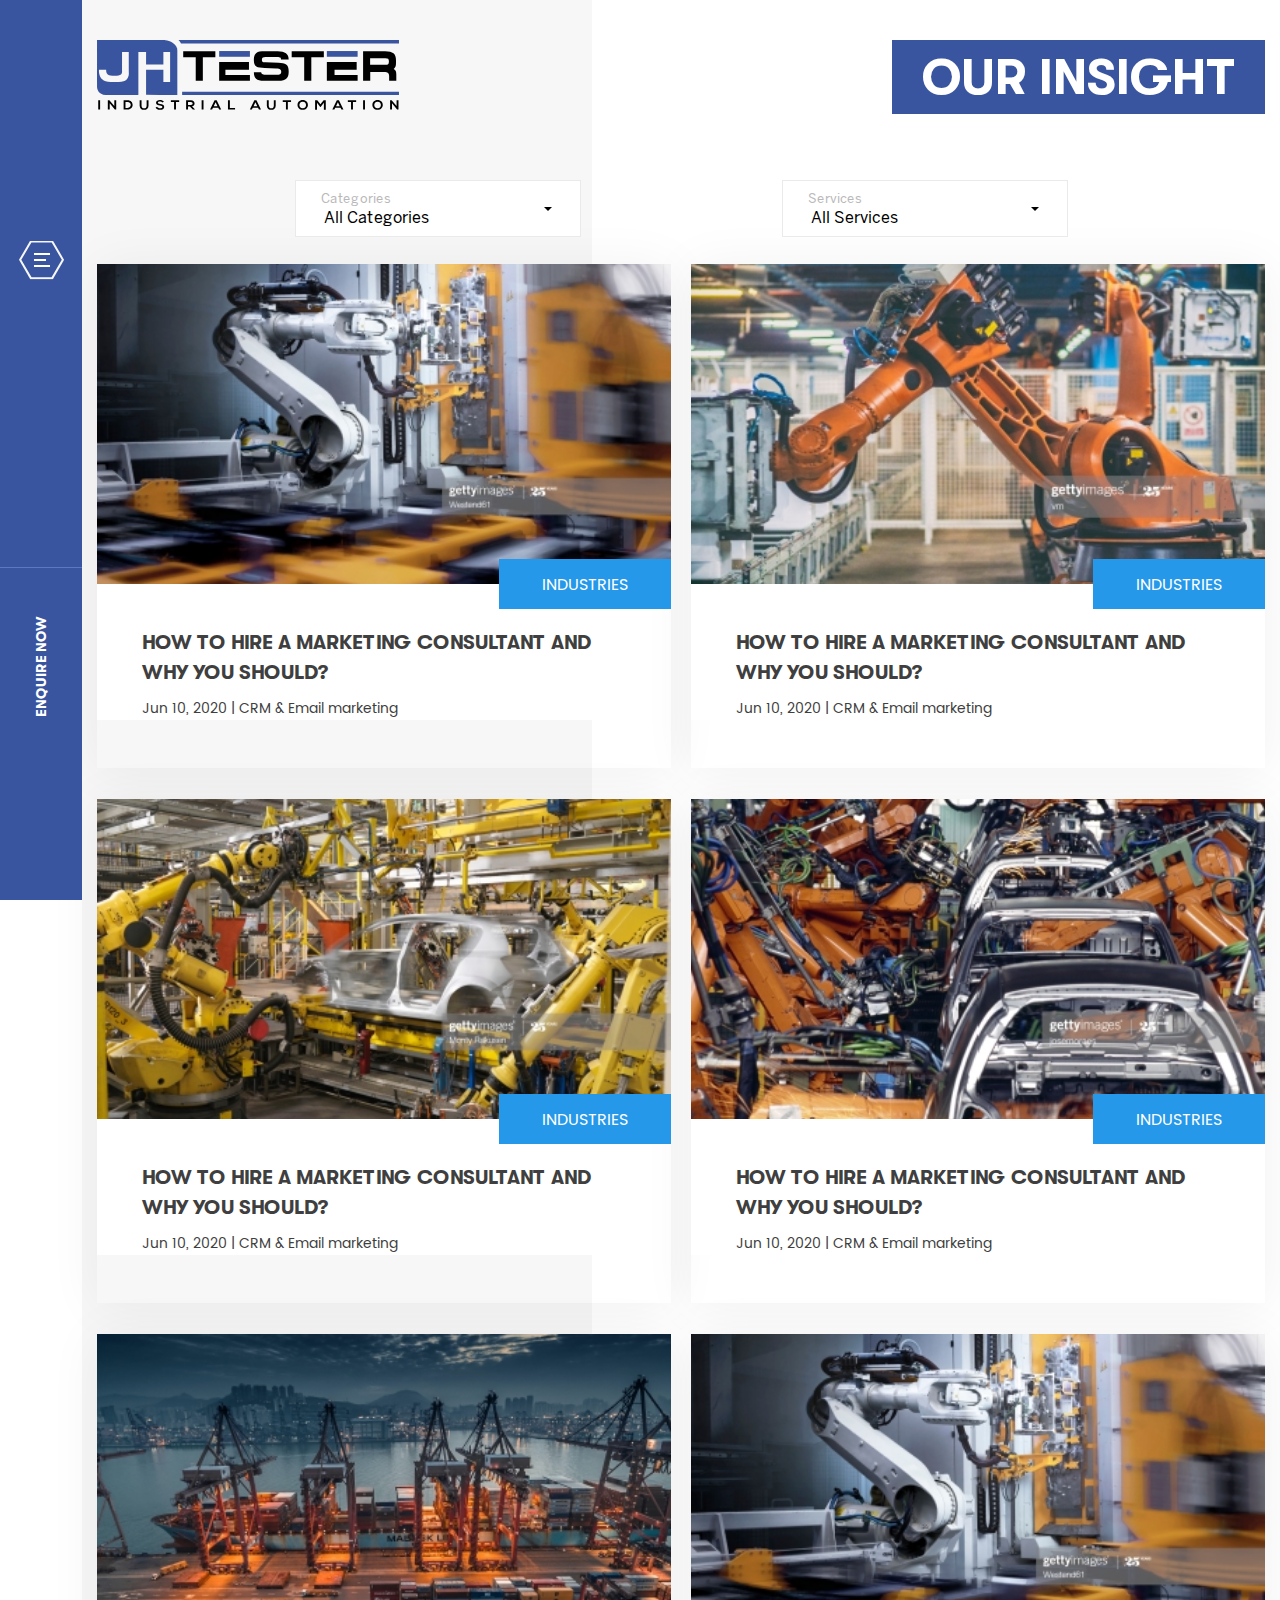
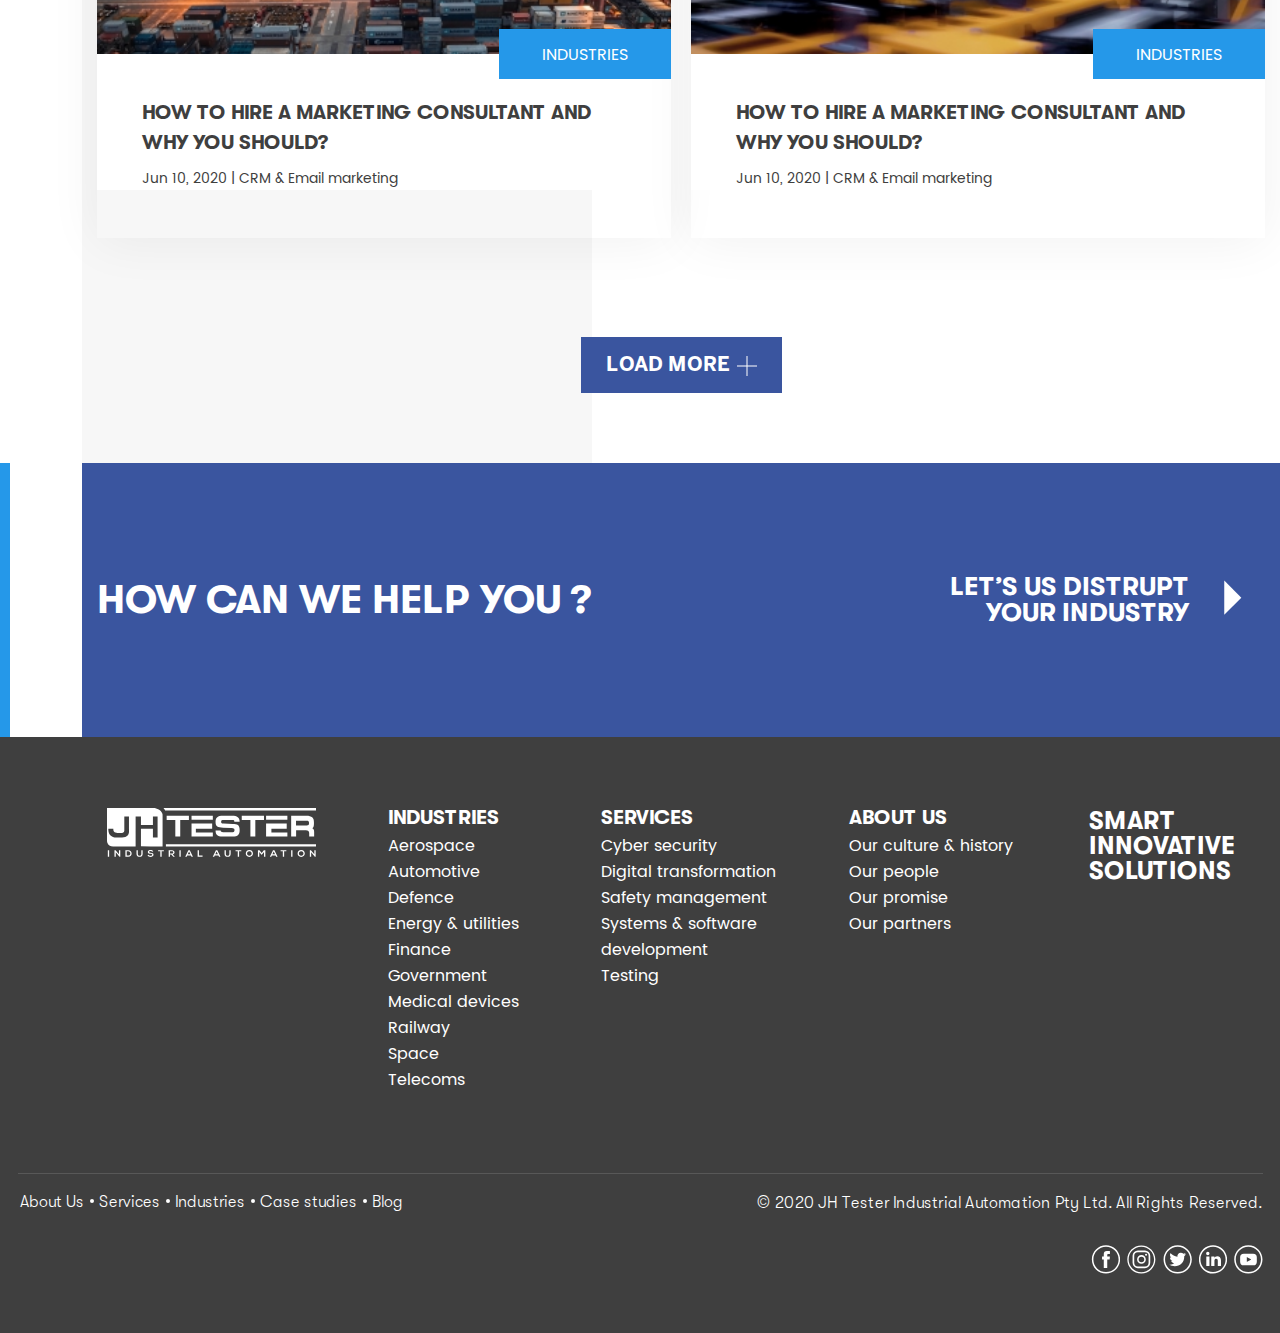
<file: blog.html>
<!DOCTYPE html>
<html lang="en">
	<head>
		<meta charset="UTF-8">
		<title>JHT</title>
		<meta name="format-detection" content="telephone=no">
		<meta name="viewport" content="width=device-width, initial-scale=1.0">
		<!-- <meta name="robots" content="noindex, nofollow"> -->
		<!-- <meta name="viewport" content="width=device-width, initial-scale=1.0, maximum-scale=1.0, user-scalable=0"> -->
		<!-- <link rel="shortcut icon" href="favicon.ico"> -->
		<link rel="stylesheet" href="css/style.min.css">
	</head>
	<body>
		<div class="wrapper">
			<div class="navigation">
	<div class="navigation__content content-navigation">
		<div class="content-navigation__inner" data-da="navigation,1,992">
			<div class="content-navigation__logo logo">
				<a href="#">
					<img src="img/logo/logo.svg" alt="logo">
				</a>
			</div>
			<nav class="content-navigation__menu main-menu">
				<ul class="main-menu__list">
					<li>
						<a href="#">About Us <span class="hover-hr"></span></a>
						<div class="hr"></div>

						<ul class="main-menu__sublist">
							<li><a href="#">Aerospace</a></li>
							<li><a href="#">Automotive</a></li>
							<li><a href="#">Defence</a></li>
							<li><a href="#">Energy & utilities</a></li>
							<li><a href="#">Finance</a></li>
							<li><a href="#">Government</a></li>
							<li><a href="#">Medical devices</a></li>

						</ul>
					</li>
					<li>
						<a href="#">Services<span class="hover-hr"></span></a>
						<div class="hr"></div>
						<ul class="main-menu__sublist">
							<li><a href="#">Aerospace</a></li>
							<li><a href="#">Automotive</a></li>
							<li><a href="#">Defence</a></li>
							<li><a href="#">Energy & utilities</a></li>
							<li><a href="#">Finance</a></li>
							<li><a href="#">Government</a></li>
							<li><a href="#">Medical devices</a></li>
							<li><a href="#">Railway</a></li>
							<li><a href="#">Space</a></li>
							<li><a href="#">Telecoms</a></li>
						</ul>
					</li>
					<li>
						<a href="#">Industries<span class="hover-hr"></span></a>
						<div class="hr"></div>
						<ul class="main-menu__sublist">
							<li><a href="#">Aerospace</a></li>
							<li><a href="#">Automotive</a></li>
							<li><a href="#">Defence</a></li>
							<li><a href="#">Energy & utilities</a></li>
							<li><a href="#">Finance</a></li>
							<li><a href="#">Government</a></li>
							<li><a href="#">Medical devices</a></li>
							<li><a href="#">Railway</a></li>
							<li><a href="#">Space</a></li>
						</ul>
					</li>
					<li>
						<a href="#">Case studies<span class="hover-hr"></span></a>
						<div class="hr"></div>
						<ul class="main-menu__sublist">
							<li><a href="#">Aerospace</a></li>
							<li><a href="#">Automotive</a></li>
							<li><a href="#">Defence</a></li>
							<li><a href="#">Energy & utilities</a></li>
							<li><a href="#">Finance</a></li>
							<li><a href="#">Government</a></li>
							<li><a href="#">Medical devices</a></li>
							<li><a href="#">Railway</a></li>
						</ul>
					</li>
					<li>
						<a href="#">Blog <span class="hover-hr"></span></a>
						<ul class="main-menu__sublist">
							<li><a href="#">Aerospace</a></li>
							<li><a href="#">Automotive</a></li>
							<li><a href="#">Defence</a></li>
							<li><a href="#">Energy & utilities</a></li>
							<li><a href="#">Finance</a></li>
							<li><a href="#">Government</a></li>
							<li><a href="#">Medical devices</a></li>
							<li><a href="#">Railway</a></li>
							<li><a href="#">Space</a></li>
							<li><a href="#">Telecoms</a></li>
						</ul>
					</li>
				</ul> 
			</nav>

			<div class="content-navigation__copy">
				© 2020 JH TESTER Industrial Automation Pty Ltd.  All Rights Reserved.
			</div>
		</div>

		<div class="navigation__form-wrap" data-da="navigation,2,992">
			<form action="/" class="navigation__form from-navigation">
				<div class="from-navigation__title">
					Get in touch with us.
				</div>

				<div class="from-navigation__inputs-wrap">
					<div class="from-navigation__item">
						<div class="from-navigation__item-wrap">
							<label for="name">First Name</label>
							<input autocomplete="off" id="name" type="text" name="form[]" data-value="Michael" class="from-navigation__input input req">
						</div>	
					</div>
					<div class="from-navigation__item">
						<div class="from-navigation__item-wrap">
							<label for="lastname">Last Name</label>
							<input autocomplete="off" id="lastname" type="text" name="form[]" data-value="Bei" class="from-navigation__input input req">							
						</div>
					</div>
					<div class="from-navigation__item">
						<div class="from-navigation__item-wrap">
							<label for="email">Email address</label>
							<input autocomplete="off" id="email" type="text" name="form[]" data-value="John@domain.com" class="from-navigation__input input email req">							
						</div>
					</div>
					<div class="from-navigation__item">
						<div class="from-navigation__item-wrap">
							<label for="phone">Phone Number</label>
							<input autocomplete="off" id="phone" type="text" name="form[]" data-value="+1 917 9055909" class="from-navigation__input input phone req">							
						</div>
					</div>
					<div class="from-navigation__item">
						<div class="from-navigation__item-wrap">
							<label for="company">Company</label>
							<input autocomplete="off" id="company" type="text" name="form[]" data-value="TheCompany" class="from-navigation__input input ">							
						</div>
					</div>
					<div class="from-navigation__item">
						<div class="from-navigation__item-wrap">
							<label for="position">Position</label>
							<input autocomplete="off" id="position" type="text" name="form[]" data-value="General Manager" class="from-navigation__input input ">							
						</div>
					</div>
				</div>
				<div class="from-navigation__submit-wrap">
					<button class="form-contact__submit btn-submit" type="submit"><span>send</span><span class="plus"></span></button>
				</div>

				<div class="from-navigation__agree">
					by submitting this form you agree to our <a href="#">privacy policy</a>.
				</div>
			</form>
		</div>
	</div>
	<div class="navigation__btn-box">
		<div class="navigation__burger">
			<div class="burger-wrap">
				<div class="burger">
					<span></span>
					<span></span>
					<span></span> 
					<span></span>
				</div>
			</div>
		</div>
		<div class="navigation__enquire-now">
			<span>Enquire Now</span>
		</div>
	</div>
</div>
			<main class="page">
				
				<section class="blog">
					<div class="blog__body">
						<div class="blog__aside">
							<div class="aside-blog">
								<div class="aside-blog__logo logo">
									<a href="#">
										<img src="img/logo/logo-colored.svg" alt="logo">
									</a>
								</div>
								<div class="aside-blog__title-wrap">
									<div class="aside-blog__title">
										our insight
									</div>
								</div>
							
								<form class="aside-blog__form" action="/">
									<div class="aside-blog__wrap select-block">
										<div class="select__label">Categories</div>
										<select name="select" class="aside-blog-select">
											<option value="1" selected="selected">All Categories</option>
											<option value="2">All Categories 1</option>
											<option value="3">All Categories 2</option>
											<option value="4">All Categories 3</option>
											<option value="5">All Categories 4</option>
											<option value="5">All Categories 5</option>
											<option value="5">All Categories 6</option>
											<option value="5">All Categories 7</option>
											<option value="5">All Categories 8</option>
										</select>
									</div>

									<div class="aside-blog__wrap select-block">
										<div class="select__label">Services</div>
										<select name="select" class="aside-blog-select">
											<option value="1" selected="selected">All Services</option>
											<option value="2">All Services 1</option>
											<option value="3">All Services 2</option>
											<option value="4">All Services 3</option>
											<option value="5">All Services 4</option>
											<option value="5">All Services 5</option>
											<option value="5">All Services 6</option>
											<option value="5">All Services 7</option>
											<option value="5">All Services 8</option>
										</select>
									</div>
								</form>
							</div>
						</div>
						
						<div class="blog__cards">
							<ul class="blog-cards-list">
								<li>
									<div class="bolg-card">
										<div class="bolg-card__inner">
											<div class="bolg-card__img ibg">
												<img src="img/caseStudyLists/01.jpg" alt="photo">
											</div>
											<div class="bolg-card__bottom">
												<div class="bolg-card__btn">
													<a href="#">industries</a>
												</div>
												<div class="bolg-card__title">
													How to Hire a Marketing Consultant and Why You Should?
												</div>
												<div class="bolg-card__subtitle">
													<span>Jun 10, 2020</span> | CRM & Email marketing
												</div>
											</div>
										</div>
									</div>
								</li>
								<li>
									<div class="bolg-card">
										<div class="bolg-card__inner">
											<div class="bolg-card__img ibg">
												<img src="img/caseStudyLists/02.jpg" alt="photo">
											</div>
											<div class="bolg-card__bottom">
												<div class="bolg-card__btn">
													<a href="#">industries</a>
												</div>
												<div class="bolg-card__title">
													How to Hire a Marketing Consultant and Why You Should?
												</div>
												<div class="bolg-card__subtitle">
													<span>Jun 10, 2020</span> | CRM & Email marketing
												</div>
											</div>
										</div>
									</div>
								</li>
								<li>
									<div class="bolg-card">
										<div class="bolg-card__inner">
											<div class="bolg-card__img ibg">
												<img src="img/caseStudyLists/03.jpg" alt="photo">
											</div>
											<div class="bolg-card__bottom">
												<div class="bolg-card__btn">
													<a href="#">industries</a>
												</div>
												<div class="bolg-card__title">
													How to Hire a Marketing Consultant and Why You Should?
												</div>
												<div class="bolg-card__subtitle">
													<span>Jun 10, 2020</span> | CRM & Email marketing
												</div>
											</div>
										</div>
									</div>
								</li>
								<li>
									<div class="bolg-card">
										<div class="bolg-card__inner">
											<div class="bolg-card__img ibg">
												<img src="img/caseStudyLists/04.jpg" alt="photo">
											</div>
											<div class="bolg-card__bottom">
												<div class="bolg-card__btn">
													<a href="#">industries</a>
												</div>
												<div class="bolg-card__title">
													How to Hire a Marketing Consultant and Why You Should?
												</div>
												<div class="bolg-card__subtitle">
													<span>Jun 10, 2020</span> | CRM & Email marketing
												</div>
											</div>
										</div>
									</div>
								</li>
								<li>
									<div class="bolg-card">
										<div class="bolg-card__inner">
											<div class="bolg-card__img ibg">
												<img src="img/caseStudyLists/05.jpg" alt="photo">
											</div>
											<div class="bolg-card__bottom">
												<div class="bolg-card__btn">
													<a href="#">industries</a>
												</div>
												<div class="bolg-card__title">
													How to Hire a Marketing Consultant and Why You Should?
												</div>
												<div class="bolg-card__subtitle">
													<span>Jun 10, 2020</span> | CRM & Email marketing
												</div>
											</div>
										</div>
									</div>
								</li>
								<li>
									<div class="bolg-card">
										<div class="bolg-card__inner">
											<div class="bolg-card__img ibg">
												<img src="img/caseStudyLists/01.jpg" alt="photo">
											</div>
											<div class="bolg-card__bottom">
												<div class="bolg-card__btn">
													<a href="#">industries</a>
												</div>
												<div class="bolg-card__title">
													How to Hire a Marketing Consultant and Why You Should?
												</div>
												<div class="bolg-card__subtitle">
													<span>Jun 10, 2020</span> | CRM & Email marketing
												</div>
											</div>
										</div>
									</div>
								</li>
							</ul>
							<div class="blog__load-more-btn load-more-btn">
								<a href="#">load more<span class="plus"></span></a>
							</div>
						</div>
					</div>
				</section>

				<section class="sup-footer">
					<div class="sup-footer__body">
						<div class="sup-footer__title">
							how can we help you ?
						</div>
						<div class="sup-footer__link">
							<a href="#">
								Let’s Us distrupt your Industry
								<span class="triangle">
									<svg xmlns="http://www.w3.org/2000/svg" width="18" height="35" viewBox="0 0 18 35"><g><g><path fill="#fff" d="M.25.58l17.085 17.085L.25 34.75z"/></g></g></svg>
								</span>
							</a>
						</div>
					</div>
				</section>
			</main>
		</div>
			<footer class="footer">
	<div class="footer__body">
		<div class="footer__top">
			<div class="footer__column footer__column_1">
				<div class="footer__logo logo">
					<a href="#">
						<img src="img/logo/logo.svg" alt="logo">
					</a>
				</div>
			</div>
			<div class="footer__column footer__column_2">
				<div class="footer__title">
					Industries
				</div>
				<ul class="footer__list">
					<li><a href="#">Aerospace</a></li>
					<li><a href="#">Automotive</a></li>
					<li><a href="#">Defence</a></li>
					<li><a href="#">Energy & utilities</a></li>
					<li><a href="#">Finance</a></li>
					<li><a href="#">Government</a></li>
					<li><a href="#">Medical devices</a></li>
					<li><a href="#">Railway</a></li>
					<li><a href="#">Space</a></li>
					<li><a href="#">Telecoms</a></li>
				</ul>
			</div>
			<div class="footer__column footer__column_3">
				<div class="footer__title">
					Services
				</div>
				<ul class="footer__list">
					<li><a href="#">Cyber security</a></li>
					<li><a href="#">Digital transformation</a></li>
					<li><a href="#">Safety management</a></li>
					<li><a href="#">Systems & software development</a></li>
					<li><a href="#">Testing</a></li>
				</ul>
			</div>
			<div class="footer__column footer__column_4">
				<div class="footer__title">
					About Us
				</div>
				<ul class="footer__list">
					<li><a href="#">Our culture & history</a></li>
					<li><a href="#">Our people</a></li>
					<li><a href="#">Our promise</a></li>
					<li><a href="#">Our partners</a></li>
				</ul>
			</div>
			<div class="footer__column footer__column_5">
				<div class="footer__title footer__title_big">
					Smart
					Innovative 
					Solutions 
				</div>
			</div>
		</div>
		<div class="footer__bottom bottom-footer">
			<div class="bottom-footer__row bottom-footer__row_1">
				<nav class="bottom-footer__nav">
					<ul class="bottom-footer__menu-list">
						<li><a href="#">About Us</a></li>
						<li><a href="#">Services</a></li>
						<li><a href="#">Industries</a></li>
						<li><a href="#">Case studies</a></li>
						<li><a href="#">Blog</a></li>
					</ul> 
				</nav>

				<div class="bottom-footer__copy" data-da="bottom-footer__row_2,1,991">
					© 2020 JH Tester Industrial Automation Pty Ltd.  All Rights Reserved.
				</div>				
			</div>
			<div class="bottom-footer__row bottom-footer__row_2">
				<ul class="bottom-footer__social">
					<li><a href="#">
						<svg xmlns="http://www.w3.org/2000/svg" width="29" height="29" viewBox="0 0 29 29"><g><g><g><g><path fill="#fff" d="M27.612 14.448c0 6.958-5.661 12.619-12.619 12.619S2.374 21.406 2.374 14.448 8.034 1.83 14.993 1.83c6.957 0 12.619 5.66 12.619 12.618zm1.518 0C29.13 6.653 22.788.311 14.993.311 7.198.311.856 6.653.856 14.448c0 7.795 6.342 14.137 14.137 14.137 7.795 0 14.137-6.342 14.137-14.137z"/></g></g><g><g><path fill="#fff" d="M12.776 14.515v8.193c0 .118.095.214.213.214h3.043a.213.213 0 0 0 .214-.214v-8.327h2.206c.11 0 .203-.085.212-.195l.212-2.51a.213.213 0 0 0-.213-.23h-2.418v-1.78c0-.418.339-.756.756-.756h1.7a.214.214 0 0 0 .214-.213v-2.51a.214.214 0 0 0-.214-.213h-2.873a3.052 3.052 0 0 0-3.052 3.053v2.419h-1.521a.213.213 0 0 0-.214.213v2.509c0 .118.096.213.214.213h1.521z"/></g></g></g></g></svg>
					</a></li>
					<li><a href="#">
						<svg xmlns="http://www.w3.org/2000/svg" width="29" height="29" viewBox="0 0 29 29"><g><g><g><path fill="#fff" d="M21.59 17.849a3.657 3.657 0 0 1-3.658 3.656h-7.028a3.657 3.657 0 0 1-3.657-3.656V10.82a3.657 3.657 0 0 1 3.657-3.657h7.028a3.657 3.657 0 0 1 3.657 3.657zm1.667-7.029a5.325 5.325 0 0 0-5.325-5.325h-7.028A5.325 5.325 0 0 0 5.58 10.82v7.029a5.324 5.324 0 0 0 5.325 5.324h7.028a5.325 5.325 0 0 0 5.325-5.324zm-8.809 6.425a2.8 2.8 0 0 1-2.796-2.797 2.8 2.8 0 0 1 2.796-2.796 2.8 2.8 0 0 1 2.797 2.796 2.8 2.8 0 0 1-2.797 2.797zm0-7.163a4.37 4.37 0 0 0-4.365 4.366 4.37 4.37 0 0 0 4.365 4.366 4.37 4.37 0 0 0 4.366-4.366 4.37 4.37 0 0 0-4.366-4.366zm4.62-1.332a1.04 1.04 0 1 0 .001 2.08 1.04 1.04 0 0 0 0-2.08zm7.976 5.698c0 7.009-5.702 12.71-12.711 12.71s-12.71-5.701-12.71-12.71c0-7.009 5.701-12.71 12.71-12.71 7.009 0 12.71 5.701 12.71 12.71zm1.334 0c0-7.744-6.3-14.045-14.045-14.045C6.589.403.288 6.704.288 14.448s6.3 14.045 14.045 14.045c7.744 0 14.045-6.3 14.045-14.045z"/></g></g></g></svg>
					</a></li>
					<li><a href="#">
						<svg xmlns="http://www.w3.org/2000/svg" width="29" height="29" viewBox="0 0 29 29"><g><g><g><g><path fill="#fff" d="M27.291 14.448c0 6.958-5.66 12.619-12.618 12.619S2.055 21.406 2.055 14.448 7.715 1.83 14.673 1.83 27.29 7.49 27.29 14.448zm1.52 0C28.81 6.653 22.467.311 14.672.311S.536 6.653.536 14.448c0 7.795 6.342 14.137 14.137 14.137 7.795 0 14.137-6.342 14.137-14.137z"/></g></g><g><g><g><path fill="#fff" d="M22.798 9.289c-.523.237-1.1.38-1.664.475.268-.045.663-.53.821-.727.241-.3.442-.64.554-1.009.015-.029.026-.065-.003-.087-.037-.014-.06-.007-.088.008a8.516 8.516 0 0 1-1.977.756c-.058.015-.1 0-.137-.036-.057-.065-.111-.126-.173-.177a3.5 3.5 0 0 0-.957-.587 3.336 3.336 0 0 0-1.47-.236 3.511 3.511 0 0 0-1.393.394c-.432.225-.817.539-1.124.918a3.458 3.458 0 0 0-.672 1.345c-.115.473-.106.941-.035 1.42.01.079.004.09-.068.079-2.716-.404-4.967-1.376-6.794-3.458-.08-.09-.122-.09-.188.007-.8 1.198-.411 3.124.588 4.07.133.126.27.252.417.368-.054.01-.718-.061-1.31-.368-.08-.05-.12-.021-.127.069-.007.13.004.248.022.389.153 1.215.995 2.338 2.147 2.777.136.058.288.108.435.133-.262.058-.533.099-1.285.04-.094-.018-.13.029-.094.119.566 1.542 1.787 2 2.701 2.262.123.022.245.022.368.05-.007.012-.015.012-.022.022-.303.462-1.355.807-1.844.978-.891.311-1.862.452-2.803.358-.15-.021-.182-.02-.223 0-.041.026-.005.062.043.101.191.126.386.238.584.346a9.288 9.288 0 0 0 1.873.75c3.366.93 7.158.246 9.685-2.265 1.985-1.972 2.68-4.692 2.68-7.415 0-.106.127-.165.202-.221.516-.388.926-.853 1.312-1.371.086-.117.08-.22.08-.263V9.29c0-.044.006-.03-.061 0z"/></g></g><g><g><path fill="#fff" d="M11.276 21.176c1.395 0 .067 0 0 0"/></g></g><g><g><path fill="#fff" d="M11.276 21.176c-.022.002-.272 0 0 0"/></g></g><g><g><path fill="#fff" d="M11.83 21.19c0-.027.292 0 0 0"/></g></g><g><g><path fill="#fff" d="M17.659 7.682c-.019.015-.043.015-.068 0"/></g></g></g></g></g></svg>
					</a></li>
					<li><a href="#">
						<svg xmlns="http://www.w3.org/2000/svg" width="28" height="29" viewBox="0 0 28 29"><g><g><g><g><g><path fill="#fff" d="M26.608 14.448c0 6.945-5.65 12.595-12.595 12.595-6.944 0-12.594-5.65-12.594-12.595S7.069 1.854 14.013 1.854c6.945 0 12.595 5.65 12.595 12.594zm1.518 0c0-7.782-6.331-14.113-14.113-14.113C6.231.335-.1 6.666-.1 14.448c0 7.782 6.331 14.113 14.113 14.113 7.782 0 14.113-6.33 14.113-14.113z"/></g></g><g><g><g><path fill="#fff" d="M7.528 21.028h2.72c.13 0 .235-.105.235-.236v-9.128a.236.236 0 0 0-.235-.236h-2.72a.236.236 0 0 0-.236.236v9.128c0 .13.106.236.236.236zm14.464-5.505c0-2.949-1.575-4.32-3.675-4.32-1.696 0-2.452.933-2.877 1.585v.032h-.02c.005-.01.014-.02.02-.032v-1.124a.236.236 0 0 0-.235-.236H12.49a.235.235 0 0 0-.235.238c.028 1.489 0 7.82-.006 9.126 0 .13.105.236.236.236h2.72c.13 0 .235-.106.235-.236v-5.126c0-.288.022-.573.106-.778.232-.574.755-1.167 1.637-1.167 1.156 0 1.617.88 1.617 2.17v4.901c0 .13.106.236.236.236h2.72c.13 0 .236-.105.236-.236v-5.27z"/></g></g></g></g><g><g><path fill="#fff" d="M7.084 8.498a1.709 1.709 0 1 1 3.417 0 1.709 1.709 0 0 1-3.417 0z"/></g></g></g></g></svg>
					</a></li>
					<li><a href="#">
						<svg xmlns="http://www.w3.org/2000/svg" width="29" height="29" viewBox="0 0 29 29"><g><g><g><g><path fill="#fff" d="M26.971 14.448c0 6.958-5.66 12.619-12.618 12.619S1.735 21.406 1.735 14.448 7.395 1.83 14.353 1.83s12.618 5.66 12.618 12.618zm1.519 0C28.49 6.653 22.15.311 14.353.311 6.558.311.216 6.653.216 14.448c0 7.796 6.342 14.137 14.137 14.137 7.795 0 14.137-6.341 14.137-14.137z"/></g></g><g><g><g><path fill="#fff" d="M16.877 14.733l-3.756 2.06c-.163.088-.31-.03-.31-.216V12.35c0-.188.152-.306.315-.213l3.781 2.168c.167.095.139.337-.03.428zm5.94-2.429a3.63 3.63 0 0 0-3.63-3.63H9.771a3.63 3.63 0 0 0-3.63 3.63v4.413a3.63 3.63 0 0 0 3.63 3.63h9.416a3.63 3.63 0 0 0 3.63-3.63z"/></g></g></g></g></g></svg>
					</a></li>
				</ul>
			</div>
		</div>
	</div>
</footer>

		<script src="js/libs.min.js"></script>
		<script src="js/main.min.js"></script>
	</body>
</html>
</file>
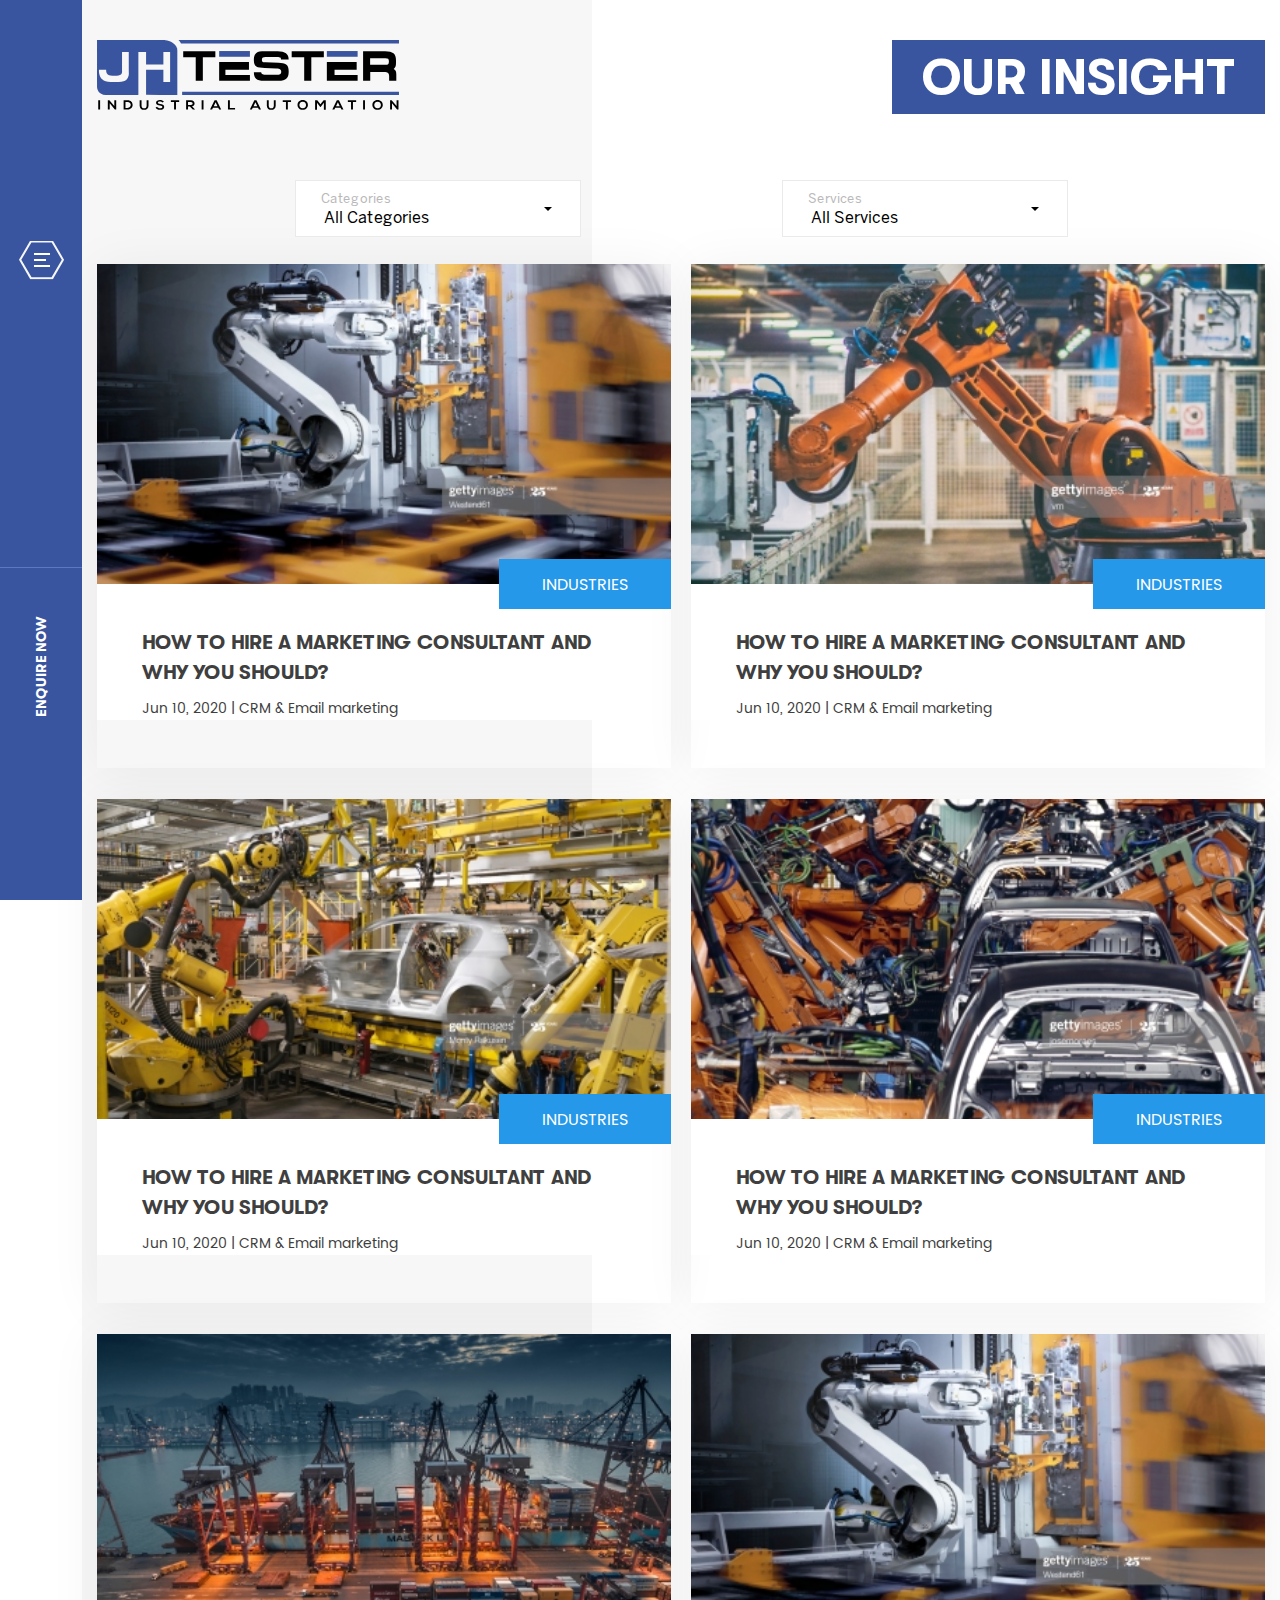
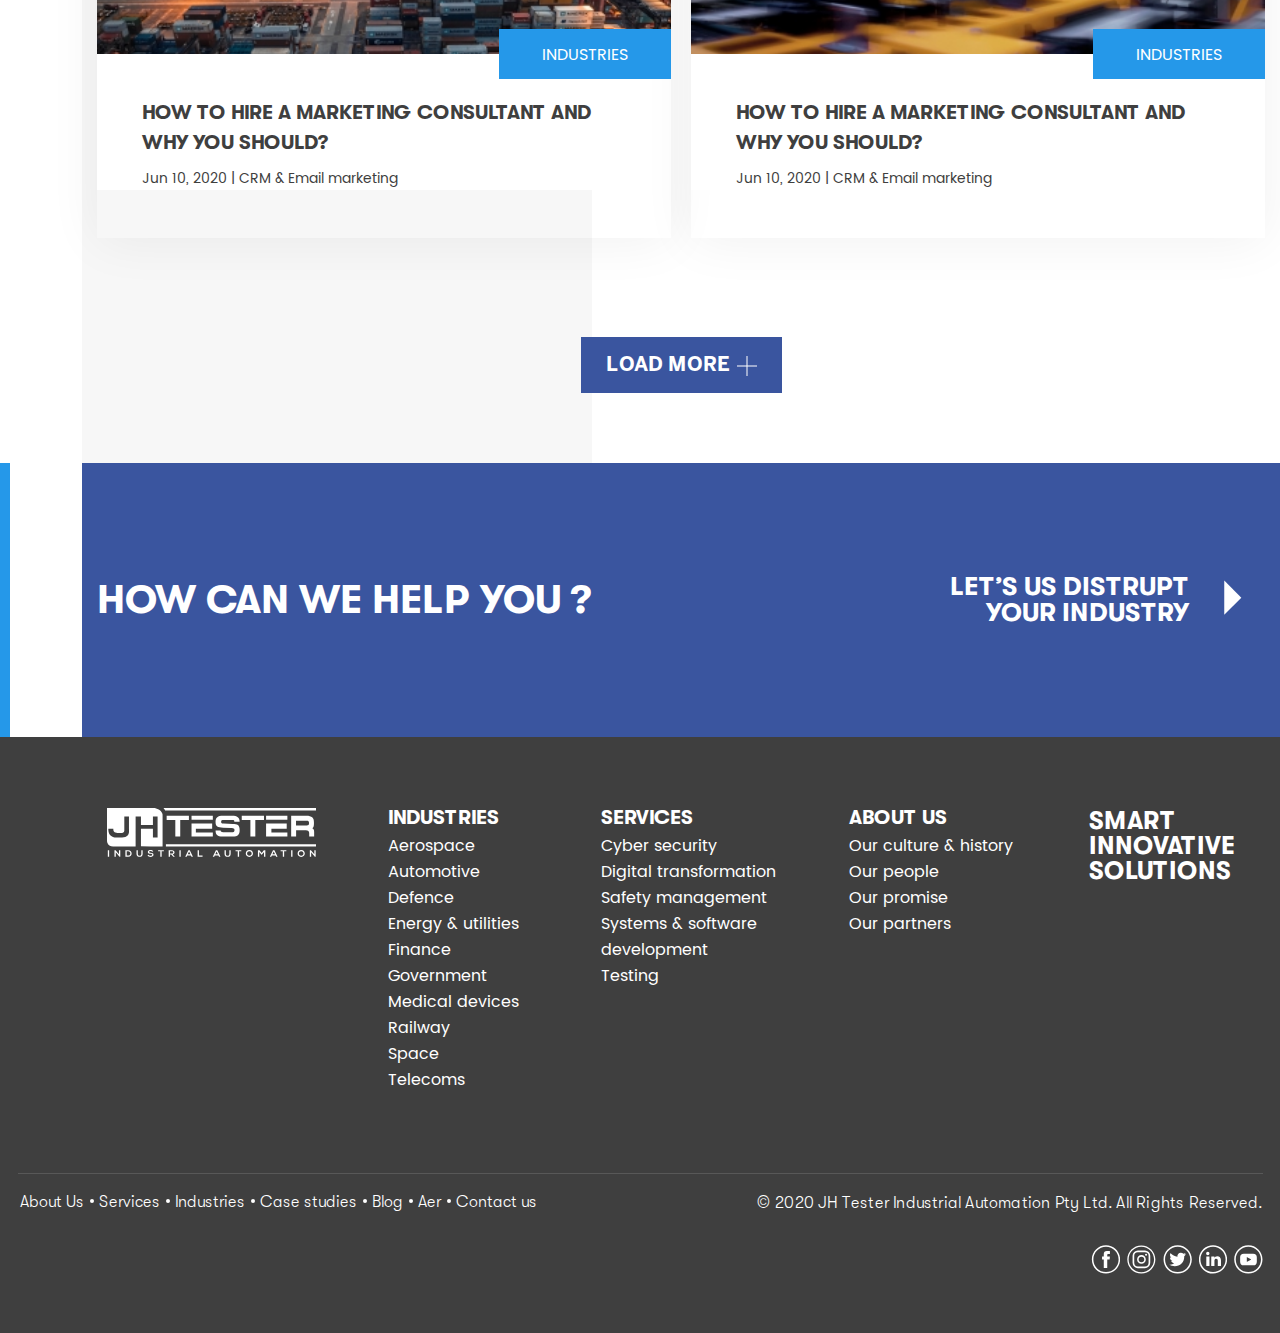
<file: blogList.html>
<!DOCTYPE html>
<html lang="en">
	<head>
		<meta charset="UTF-8">
		<title>JHT</title>
		<meta name="format-detection" content="telephone=no">
		<meta name="viewport" content="width=device-width, initial-scale=1.0">
		<!-- <meta name="robots" content="noindex, nofollow"> -->
		<!-- <meta name="viewport" content="width=device-width, initial-scale=1.0, maximum-scale=1.0, user-scalable=0"> -->
		<!-- <link rel="shortcut icon" href="favicon.ico"> -->
		<link rel="stylesheet" href="css/style.min.css">
	</head>
	<body>
		<div class="wrapper">
			<div class="navigation">
	<div class="navigation__content content-navigation">
		<div class="content-navigation__inner" data-da="navigation,1,992">
			<div class="content-navigation__logo logo">
				<a href="#">
					<img src="img/logo/logo.svg" alt="logo">
				</a>
			</div>
			<nav class="content-navigation__menu main-menu">
				<ul class="main-menu__list">
					<li>
						<a href="#">About Us <span class="hover-hr"></span></a>
						<div class="hr"></div>

						<ul class="main-menu__sublist">
							<li><a href="#">Aerospace</a></li>
							<li><a href="#">Automotive</a></li>
							<li><a href="#">Defence</a></li>
							<li><a href="#">Energy & utilities</a></li>
							<li><a href="#">Finance</a></li>
							<li><a href="#">Government</a></li>
							<li><a href="#">Medical devices</a></li>

						</ul>
					</li>
					<li>
						<a href="#">Services<span class="hover-hr"></span></a>
						<div class="hr"></div>
						<ul class="main-menu__sublist">
							<li><a href="#">Aerospace</a></li>
							<li><a href="#">Automotive</a></li>
							<li><a href="#">Defence</a></li>
							<li><a href="#">Energy & utilities</a></li>
							<li><a href="#">Finance</a></li>
							<li><a href="#">Government</a></li>
							<li><a href="#">Medical devices</a></li>
							<li><a href="#">Railway</a></li>
							<li><a href="#">Space</a></li>
							<li><a href="#">Telecoms</a></li>
						</ul>
					</li>
					<li>
						<a href="#">Industries<span class="hover-hr"></span></a>
						<div class="hr"></div>
						<ul class="main-menu__sublist">
							<li><a href="#">Aerospace</a></li>
							<li><a href="#">Automotive</a></li>
							<li><a href="#">Defence</a></li>
							<li><a href="#">Energy & utilities</a></li>
							<li><a href="#">Finance</a></li>
							<li><a href="#">Government</a></li>
							<li><a href="#">Medical devices</a></li>
							<li><a href="#">Railway</a></li>
							<li><a href="#">Space</a></li>
						</ul>
					</li>
					<li>
						<a href="#">Case studies<span class="hover-hr"></span></a>
						<div class="hr"></div>
						<ul class="main-menu__sublist">
							<li><a href="#">Aerospace</a></li>
							<li><a href="#">Automotive</a></li>
							<li><a href="#">Defence</a></li>
							<li><a href="#">Energy & utilities</a></li>
							<li><a href="#">Finance</a></li>
							<li><a href="#">Government</a></li>
							<li><a href="#">Medical devices</a></li>
							<li><a href="#">Railway</a></li>
						</ul>
					</li>
					<li>
						<a href="#">Blog <span class="hover-hr"></span></a>
						<div class="hr"></div>
						<ul class="main-menu__sublist">
							<li><a href="#">Aerospace</a></li>
							<li><a href="#">Automotive</a></li>
							<li><a href="#">Defence</a></li>
							<li><a href="#">Energy & utilities</a></li>
							<li><a href="#">Finance</a></li>
							<li><a href="#">Government</a></li>
							<li><a href="#">Medical devices</a></li>
							<li><a href="#">Railway</a></li>
							<li><a href="#">Space</a></li>
							<li><a href="#">Telecoms</a></li>
						</ul>
					</li>
				<li>
						<a href="#">Contact us <span class="hover-hr"></span></a>
						<div class="hr"></div>
						<ul class="main-menu__sublist">
							<li><a href="#">Aerospace</a></li>
							<li><a href="#">Automotive</a></li>
							<li><a href="#">Defence</a></li>
							<li><a href="#">Energy & utilities</a></li>
							<li><a href="#">Finance</a></li>
							<li><a href="#">Government</a></li>
							<li><a href="#">Medical devices</a></li>
							<li><a href="#">Railway</a></li>
							<li><a href="#">Space</a></li>
							<li><a href="#">Telecoms</a></li>
						</ul>
					</li>
					<li>
						<a href="#">Automation efficiency review<span class="hover-hr"></span></a>
						<div class="hr"></div>
						<ul class="main-menu__sublist">
							<li><a href="#">Aerospace</a></li>
							<li><a href="#">Automotive</a></li>
							<li><a href="#">Defence</a></li>
							<li><a href="#">Energy & utilities</a></li>
							<li><a href="#">Finance</a></li>
							<li><a href="#">Government</a></li>
							<li><a href="#">Medical devices</a></li>
							<li><a href="#">Railway</a></li>
							<li><a href="#">Space</a></li>
							<li><a href="#">Telecoms</a></li>
						</ul>
					</li> 
				</ul> 
			</nav>

			<div class="content-navigation__copy">
				© 2020 JH TESTER Industrial Automation Pty Ltd.  All Rights Reserved.
			</div>
		</div>

		<div class="navigation__form-wrap" data-da="navigation,2,992">
			<form action="/" class="navigation__form from-navigation">
				<div class="from-navigation__title">
					Get in touch with us.
				</div>

				<div class="from-navigation__inputs-wrap">
					<div class="from-navigation__item">
						<div class="from-navigation__item-wrap">
							<label for="name">First Name</label>
							<input autocomplete="off" id="name" type="text" name="form[]" data-value="Michael" class="from-navigation__input input req">
						</div>	
					</div>
					<div class="from-navigation__item">
						<div class="from-navigation__item-wrap">
							<label for="lastname">Last Name</label>
							<input autocomplete="off" id="lastname" type="text" name="form[]" data-value="Bei" class="from-navigation__input input req">							
						</div>
					</div>
					<div class="from-navigation__item">
						<div class="from-navigation__item-wrap">
							<label for="email">Email address</label>
							<input autocomplete="off" id="email" type="text" name="form[]" data-value="John@domain.com" class="from-navigation__input input email req">							
						</div>
					</div>
					<div class="from-navigation__item">
						<div class="from-navigation__item-wrap">
							<label for="phone">Phone Number</label>
							<input autocomplete="off" id="phone" type="text" name="form[]" data-value="+1 917 9055909" class="from-navigation__input input phone req">							
						</div>
					</div>
					<div class="from-navigation__item">
						<div class="from-navigation__item-wrap">
							<label for="company">Company</label>
							<input autocomplete="off" id="company" type="text" name="form[]" data-value="TheCompany" class="from-navigation__input input ">							
						</div>
					</div>
					<div class="from-navigation__item">
						<div class="from-navigation__item-wrap">
							<label for="position">Position</label>
							<input autocomplete="off" id="position" type="text" name="form[]" data-value="General Manager" class="from-navigation__input input ">							
						</div>
					</div>
				</div>
				<div class="from-navigation__submit-wrap">
					<button class="form-contact__submit btn-submit" type="submit"><span>send</span><span class="plus"></span></button>
				</div>

				<div class="from-navigation__agree">
					by submitting this form you agree to our <a href="#">privacy policy</a>.
				</div>
			</form>
		</div>
	</div>
	<div class="navigation__btn-box">
		<div class="navigation__burger">
			<div class="burger-wrap">
				<div class="burger">
					<span></span>
					<span></span>
					<span></span> 
					<span></span>
				</div>
			</div>
		</div>
		<div class="navigation__enquire-now">
			<span>Enquire Now</span>
		</div>
	</div>
</div>
			<main class="page">
				
				<section class="blog">
					<div class="blog__body">
						<div class="blog__aside">
							<div class="aside-blog">
								<div class="aside-blog__logo logo">
									<a href="#">
										<img src="img/logo/logo-colored.svg" alt="logo">
									</a>
								</div>
								<div class="aside-blog__title-wrap">
									<div class="aside-blog__title">
										our insight
									</div>
								</div>
							
								<form class="aside-blog__form" action="/">
									<div class="aside-blog__wrap select-block">
										<div class="select__label">Categories</div>
										<select name="select" class="aside-blog-select">
											<option value="1" selected="selected">All Categories</option>
											<option value="2">All Categories 1</option>
											<option value="3">All Categories 2</option>
											<option value="4">All Categories 3</option>
											<option value="5">All Categories 4</option>
											<option value="5">All Categories 5</option>
											<option value="5">All Categories 6</option>
											<option value="5">All Categories 7</option>
											<option value="5">All Categories 8</option>
										</select>
									</div>

									<div class="aside-blog__wrap select-block">
										<div class="select__label">Services</div>
										<select name="select" class="aside-blog-select">
											<option value="1" selected="selected">All Services</option>
											<option value="2">All Services 1</option>
											<option value="3">All Services 2</option>
											<option value="4">All Services 3</option>
											<option value="5">All Services 4</option>
											<option value="5">All Services 5</option>
											<option value="5">All Services 6</option>
											<option value="5">All Services 7</option>
											<option value="5">All Services 8</option>
										</select>
									</div>
								</form>
							</div>
						</div>
						
						<div class="blog__cards">
							<ul class="blog-cards-list">
								<li>
									<div class="bolg-card">
										<div class="bolg-card__inner">
											<div class="bolg-card__img ibg">
												<img src="img/caseStudyLists/01.jpg" alt="photo">
											</div>
											<div class="bolg-card__bottom">
												<div class="bolg-card__btn">
													<a href="#">industries</a>
												</div>
												<div class="bolg-card__title">
													How to Hire a Marketing Consultant and Why You Should?
												</div>
												<div class="bolg-card__subtitle">
													<span>Jun 10, 2020</span> | CRM & Email marketing
												</div>
											</div>
										</div>
									</div>
								</li>
								<li>
									<div class="bolg-card">
										<div class="bolg-card__inner">
											<div class="bolg-card__img ibg">
												<img src="img/caseStudyLists/02.jpg" alt="photo">
											</div>
											<div class="bolg-card__bottom">
												<div class="bolg-card__btn">
													<a href="#">industries</a>
												</div>
												<div class="bolg-card__title">
													How to Hire a Marketing Consultant and Why You Should?
												</div>
												<div class="bolg-card__subtitle">
													<span>Jun 10, 2020</span> | CRM & Email marketing
												</div>
											</div>
										</div>
									</div>
								</li>
								<li>
									<div class="bolg-card">
										<div class="bolg-card__inner">
											<div class="bolg-card__img ibg">
												<img src="img/caseStudyLists/03.jpg" alt="photo">
											</div>
											<div class="bolg-card__bottom">
												<div class="bolg-card__btn">
													<a href="#">industries</a>
												</div>
												<div class="bolg-card__title">
													How to Hire a Marketing Consultant and Why You Should?
												</div>
												<div class="bolg-card__subtitle">
													<span>Jun 10, 2020</span> | CRM & Email marketing
												</div>
											</div>
										</div>
									</div>
								</li>
								<li>
									<div class="bolg-card">
										<div class="bolg-card__inner">
											<div class="bolg-card__img ibg">
												<img src="img/caseStudyLists/04.jpg" alt="photo">
											</div>
											<div class="bolg-card__bottom">
												<div class="bolg-card__btn">
													<a href="#">industries</a>
												</div>
												<div class="bolg-card__title">
													How to Hire a Marketing Consultant and Why You Should?
												</div>
												<div class="bolg-card__subtitle">
													<span>Jun 10, 2020</span> | CRM & Email marketing
												</div>
											</div>
										</div>
									</div>
								</li>
								<li>
									<div class="bolg-card">
										<div class="bolg-card__inner">
											<div class="bolg-card__img ibg">
												<img src="img/caseStudyLists/05.jpg" alt="photo">
											</div>
											<div class="bolg-card__bottom">
												<div class="bolg-card__btn">
													<a href="#">industries</a>
												</div>
												<div class="bolg-card__title">
													How to Hire a Marketing Consultant and Why You Should?
												</div>
												<div class="bolg-card__subtitle">
													<span>Jun 10, 2020</span> | CRM & Email marketing
												</div>
											</div>
										</div>
									</div>
								</li>
								<li>
									<div class="bolg-card">
										<div class="bolg-card__inner">
											<div class="bolg-card__img ibg">
												<img src="img/caseStudyLists/01.jpg" alt="photo">
											</div>
											<div class="bolg-card__bottom">
												<div class="bolg-card__btn">
													<a href="#">industries</a>
												</div>
												<div class="bolg-card__title">
													How to Hire a Marketing Consultant and Why You Should?
												</div>
												<div class="bolg-card__subtitle">
													<span>Jun 10, 2020</span> | CRM & Email marketing
												</div>
											</div>
										</div>
									</div>
								</li>
							</ul>
							<div class="blog__load-more-btn load-more-btn">
								<a href="#">load more<span class="plus"></span></a>
							</div>
						</div>
					</div>
				</section>

				<section class="sup-footer">
					<div class="sup-footer__body">
						<div class="sup-footer__title">
							how can we help you ?
						</div>
						<div class="sup-footer__link">
							<a href="#">
								Let’s Us distrupt your Industry
								<span class="triangle">
									<svg xmlns="http://www.w3.org/2000/svg" width="18" height="35" viewBox="0 0 18 35"><g><g><path fill="#fff" d="M.25.58l17.085 17.085L.25 34.75z"/></g></g></svg>
								</span>
							</a>
						</div>
					</div>
				</section>
			</main>
		</div>
			<footer class="footer">
	<div class="footer__body">
		<div class="footer__top">
			<div class="footer__column footer__column_1">
				<div class="footer__logo logo">
					<a href="#">
						<img src="img/logo/logo.svg" alt="logo">
					</a>
				</div>
			</div>
			<div class="footer__column footer__column_2">
				<div class="footer__title">
					Industries
				</div>
				<ul class="footer__list">
					<li><a href="#">Aerospace</a></li>
					<li><a href="#">Automotive</a></li>
					<li><a href="#">Defence</a></li>
					<li><a href="#">Energy & utilities</a></li>
					<li><a href="#">Finance</a></li>
					<li><a href="#">Government</a></li>
					<li><a href="#">Medical devices</a></li>
					<li><a href="#">Railway</a></li>
					<li><a href="#">Space</a></li>
					<li><a href="#">Telecoms</a></li>
				</ul>
			</div>
			<div class="footer__column footer__column_3">
				<div class="footer__title">
					Services
				</div>
				<ul class="footer__list">
					<li><a href="#">Cyber security</a></li>
					<li><a href="#">Digital transformation</a></li>
					<li><a href="#">Safety management</a></li>
					<li><a href="#">Systems & software development</a></li>
					<li><a href="#">Testing</a></li>
				</ul>
			</div>
			<div class="footer__column footer__column_4">
				<div class="footer__title">
					About Us
				</div>
				<ul class="footer__list">
					<li><a href="#">Our culture & history</a></li>
					<li><a href="#">Our people</a></li>
					<li><a href="#">Our promise</a></li>
					<li><a href="#">Our partners</a></li>
				</ul>
			</div>
			<div class="footer__column footer__column_5">
				<div class="footer__title footer__title_big">
					Smart
					Innovative 
					Solutions 
				</div>
			</div>
		</div>
		<div class="footer__bottom bottom-footer">
			<div class="bottom-footer__row bottom-footer__row_1">
				<nav class="bottom-footer__nav">
					<ul class="bottom-footer__menu-list">
						<li><a href="#">About Us</a></li>
						<li><a href="#">Services</a></li>
						<li><a href="#">Industries</a></li>
						<li><a href="#">Case studies</a></li>
						<li><a href="#">Blog</a></li>
						<li><a href="#">Aer</a></li> 
						<li><a href="#">Contact us</a></li>
					</ul> 
				</nav>

				<div class="bottom-footer__copy" data-da="bottom-footer__row_2,1,991">
					© 2020 JH Tester Industrial Automation Pty Ltd.  All Rights Reserved.
				</div>				
			</div>
			<div class="bottom-footer__row bottom-footer__row_2">
				<ul class="bottom-footer__social">
					<li><a href="#">
						<svg xmlns="http://www.w3.org/2000/svg" width="29" height="29" viewBox="0 0 29 29"><g><g><g><g><path fill="#fff" d="M27.612 14.448c0 6.958-5.661 12.619-12.619 12.619S2.374 21.406 2.374 14.448 8.034 1.83 14.993 1.83c6.957 0 12.619 5.66 12.619 12.618zm1.518 0C29.13 6.653 22.788.311 14.993.311 7.198.311.856 6.653.856 14.448c0 7.795 6.342 14.137 14.137 14.137 7.795 0 14.137-6.342 14.137-14.137z"/></g></g><g><g><path fill="#fff" d="M12.776 14.515v8.193c0 .118.095.214.213.214h3.043a.213.213 0 0 0 .214-.214v-8.327h2.206c.11 0 .203-.085.212-.195l.212-2.51a.213.213 0 0 0-.213-.23h-2.418v-1.78c0-.418.339-.756.756-.756h1.7a.214.214 0 0 0 .214-.213v-2.51a.214.214 0 0 0-.214-.213h-2.873a3.052 3.052 0 0 0-3.052 3.053v2.419h-1.521a.213.213 0 0 0-.214.213v2.509c0 .118.096.213.214.213h1.521z"/></g></g></g></g></svg>
					</a></li>
					<li><a href="#">
						<svg xmlns="http://www.w3.org/2000/svg" width="29" height="29" viewBox="0 0 29 29"><g><g><g><path fill="#fff" d="M21.59 17.849a3.657 3.657 0 0 1-3.658 3.656h-7.028a3.657 3.657 0 0 1-3.657-3.656V10.82a3.657 3.657 0 0 1 3.657-3.657h7.028a3.657 3.657 0 0 1 3.657 3.657zm1.667-7.029a5.325 5.325 0 0 0-5.325-5.325h-7.028A5.325 5.325 0 0 0 5.58 10.82v7.029a5.324 5.324 0 0 0 5.325 5.324h7.028a5.325 5.325 0 0 0 5.325-5.324zm-8.809 6.425a2.8 2.8 0 0 1-2.796-2.797 2.8 2.8 0 0 1 2.796-2.796 2.8 2.8 0 0 1 2.797 2.796 2.8 2.8 0 0 1-2.797 2.797zm0-7.163a4.37 4.37 0 0 0-4.365 4.366 4.37 4.37 0 0 0 4.365 4.366 4.37 4.37 0 0 0 4.366-4.366 4.37 4.37 0 0 0-4.366-4.366zm4.62-1.332a1.04 1.04 0 1 0 .001 2.08 1.04 1.04 0 0 0 0-2.08zm7.976 5.698c0 7.009-5.702 12.71-12.711 12.71s-12.71-5.701-12.71-12.71c0-7.009 5.701-12.71 12.71-12.71 7.009 0 12.71 5.701 12.71 12.71zm1.334 0c0-7.744-6.3-14.045-14.045-14.045C6.589.403.288 6.704.288 14.448s6.3 14.045 14.045 14.045c7.744 0 14.045-6.3 14.045-14.045z"/></g></g></g></svg>
					</a></li>
					<li><a href="#">
						<svg xmlns="http://www.w3.org/2000/svg" width="29" height="29" viewBox="0 0 29 29"><g><g><g><g><path fill="#fff" d="M27.291 14.448c0 6.958-5.66 12.619-12.618 12.619S2.055 21.406 2.055 14.448 7.715 1.83 14.673 1.83 27.29 7.49 27.29 14.448zm1.52 0C28.81 6.653 22.467.311 14.672.311S.536 6.653.536 14.448c0 7.795 6.342 14.137 14.137 14.137 7.795 0 14.137-6.342 14.137-14.137z"/></g></g><g><g><g><path fill="#fff" d="M22.798 9.289c-.523.237-1.1.38-1.664.475.268-.045.663-.53.821-.727.241-.3.442-.64.554-1.009.015-.029.026-.065-.003-.087-.037-.014-.06-.007-.088.008a8.516 8.516 0 0 1-1.977.756c-.058.015-.1 0-.137-.036-.057-.065-.111-.126-.173-.177a3.5 3.5 0 0 0-.957-.587 3.336 3.336 0 0 0-1.47-.236 3.511 3.511 0 0 0-1.393.394c-.432.225-.817.539-1.124.918a3.458 3.458 0 0 0-.672 1.345c-.115.473-.106.941-.035 1.42.01.079.004.09-.068.079-2.716-.404-4.967-1.376-6.794-3.458-.08-.09-.122-.09-.188.007-.8 1.198-.411 3.124.588 4.07.133.126.27.252.417.368-.054.01-.718-.061-1.31-.368-.08-.05-.12-.021-.127.069-.007.13.004.248.022.389.153 1.215.995 2.338 2.147 2.777.136.058.288.108.435.133-.262.058-.533.099-1.285.04-.094-.018-.13.029-.094.119.566 1.542 1.787 2 2.701 2.262.123.022.245.022.368.05-.007.012-.015.012-.022.022-.303.462-1.355.807-1.844.978-.891.311-1.862.452-2.803.358-.15-.021-.182-.02-.223 0-.041.026-.005.062.043.101.191.126.386.238.584.346a9.288 9.288 0 0 0 1.873.75c3.366.93 7.158.246 9.685-2.265 1.985-1.972 2.68-4.692 2.68-7.415 0-.106.127-.165.202-.221.516-.388.926-.853 1.312-1.371.086-.117.08-.22.08-.263V9.29c0-.044.006-.03-.061 0z"/></g></g><g><g><path fill="#fff" d="M11.276 21.176c1.395 0 .067 0 0 0"/></g></g><g><g><path fill="#fff" d="M11.276 21.176c-.022.002-.272 0 0 0"/></g></g><g><g><path fill="#fff" d="M11.83 21.19c0-.027.292 0 0 0"/></g></g><g><g><path fill="#fff" d="M17.659 7.682c-.019.015-.043.015-.068 0"/></g></g></g></g></g></svg>
					</a></li>
					<li><a href="#">
						<svg xmlns="http://www.w3.org/2000/svg" width="28" height="29" viewBox="0 0 28 29"><g><g><g><g><g><path fill="#fff" d="M26.608 14.448c0 6.945-5.65 12.595-12.595 12.595-6.944 0-12.594-5.65-12.594-12.595S7.069 1.854 14.013 1.854c6.945 0 12.595 5.65 12.595 12.594zm1.518 0c0-7.782-6.331-14.113-14.113-14.113C6.231.335-.1 6.666-.1 14.448c0 7.782 6.331 14.113 14.113 14.113 7.782 0 14.113-6.33 14.113-14.113z"/></g></g><g><g><g><path fill="#fff" d="M7.528 21.028h2.72c.13 0 .235-.105.235-.236v-9.128a.236.236 0 0 0-.235-.236h-2.72a.236.236 0 0 0-.236.236v9.128c0 .13.106.236.236.236zm14.464-5.505c0-2.949-1.575-4.32-3.675-4.32-1.696 0-2.452.933-2.877 1.585v.032h-.02c.005-.01.014-.02.02-.032v-1.124a.236.236 0 0 0-.235-.236H12.49a.235.235 0 0 0-.235.238c.028 1.489 0 7.82-.006 9.126 0 .13.105.236.236.236h2.72c.13 0 .235-.106.235-.236v-5.126c0-.288.022-.573.106-.778.232-.574.755-1.167 1.637-1.167 1.156 0 1.617.88 1.617 2.17v4.901c0 .13.106.236.236.236h2.72c.13 0 .236-.105.236-.236v-5.27z"/></g></g></g></g><g><g><path fill="#fff" d="M7.084 8.498a1.709 1.709 0 1 1 3.417 0 1.709 1.709 0 0 1-3.417 0z"/></g></g></g></g></svg>
					</a></li>
					<li><a href="#">
						<svg xmlns="http://www.w3.org/2000/svg" width="29" height="29" viewBox="0 0 29 29"><g><g><g><g><path fill="#fff" d="M26.971 14.448c0 6.958-5.66 12.619-12.618 12.619S1.735 21.406 1.735 14.448 7.395 1.83 14.353 1.83s12.618 5.66 12.618 12.618zm1.519 0C28.49 6.653 22.15.311 14.353.311 6.558.311.216 6.653.216 14.448c0 7.796 6.342 14.137 14.137 14.137 7.795 0 14.137-6.341 14.137-14.137z"/></g></g><g><g><g><path fill="#fff" d="M16.877 14.733l-3.756 2.06c-.163.088-.31-.03-.31-.216V12.35c0-.188.152-.306.315-.213l3.781 2.168c.167.095.139.337-.03.428zm5.94-2.429a3.63 3.63 0 0 0-3.63-3.63H9.771a3.63 3.63 0 0 0-3.63 3.63v4.413a3.63 3.63 0 0 0 3.63 3.63h9.416a3.63 3.63 0 0 0 3.63-3.63z"/></g></g></g></g></g></svg>
					</a></li>
				</ul>
			</div>
		</div>
	</div>
</footer>

		<script src="js/libs.min.js"></script>
		<script src="js/main.min.js"></script>
	</body>
</html>
</file>
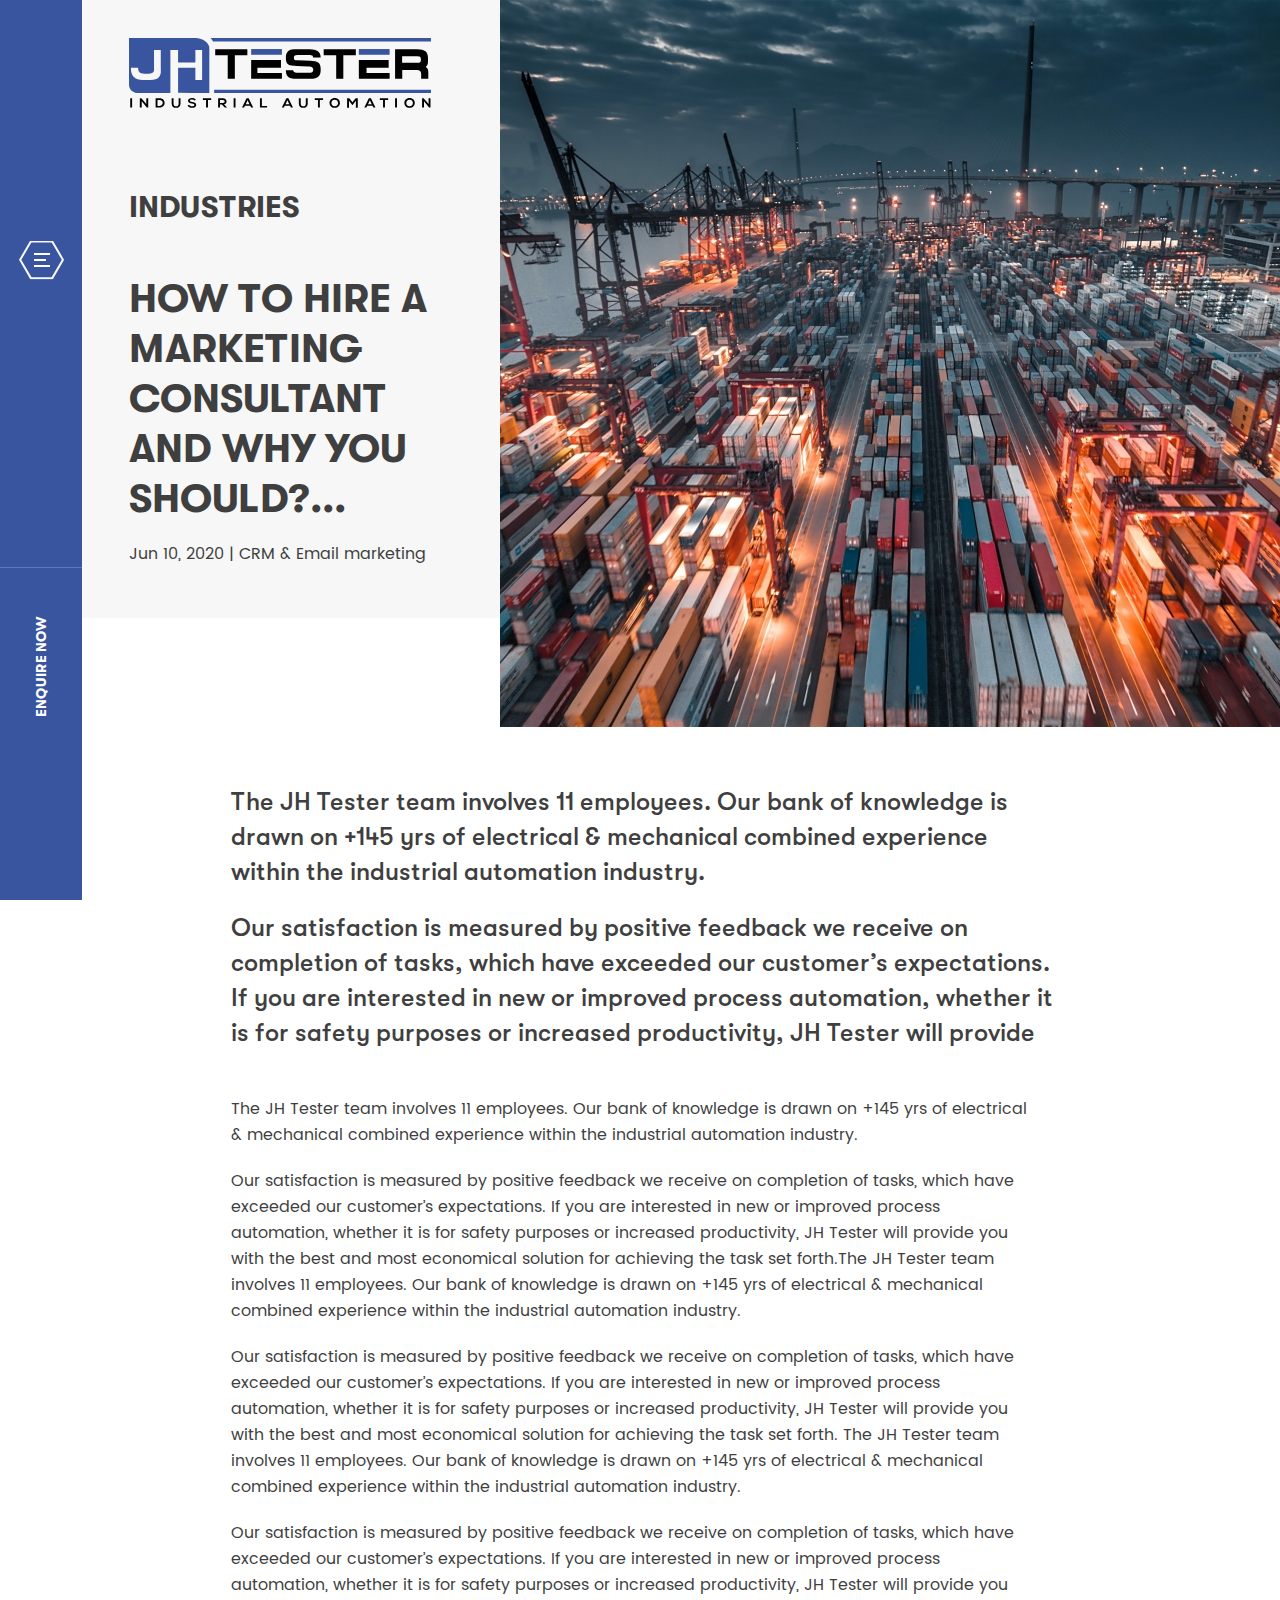
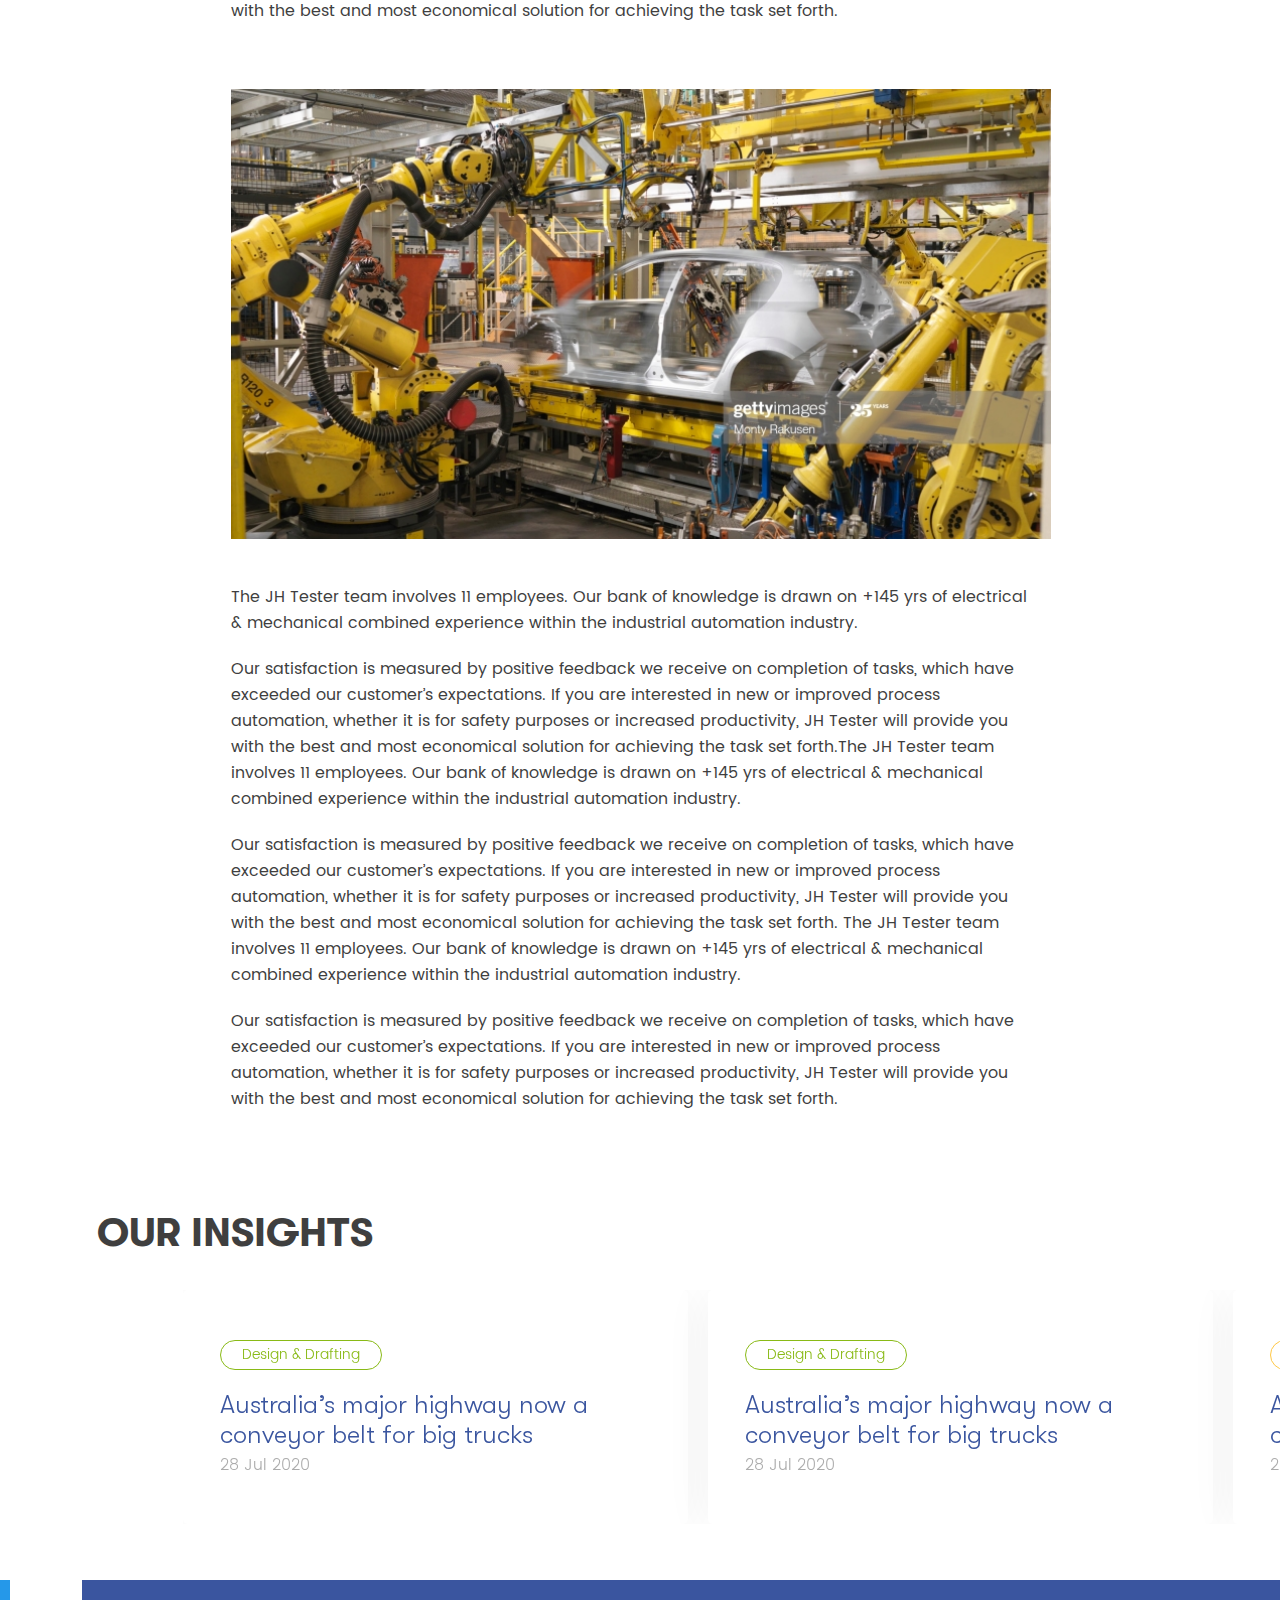
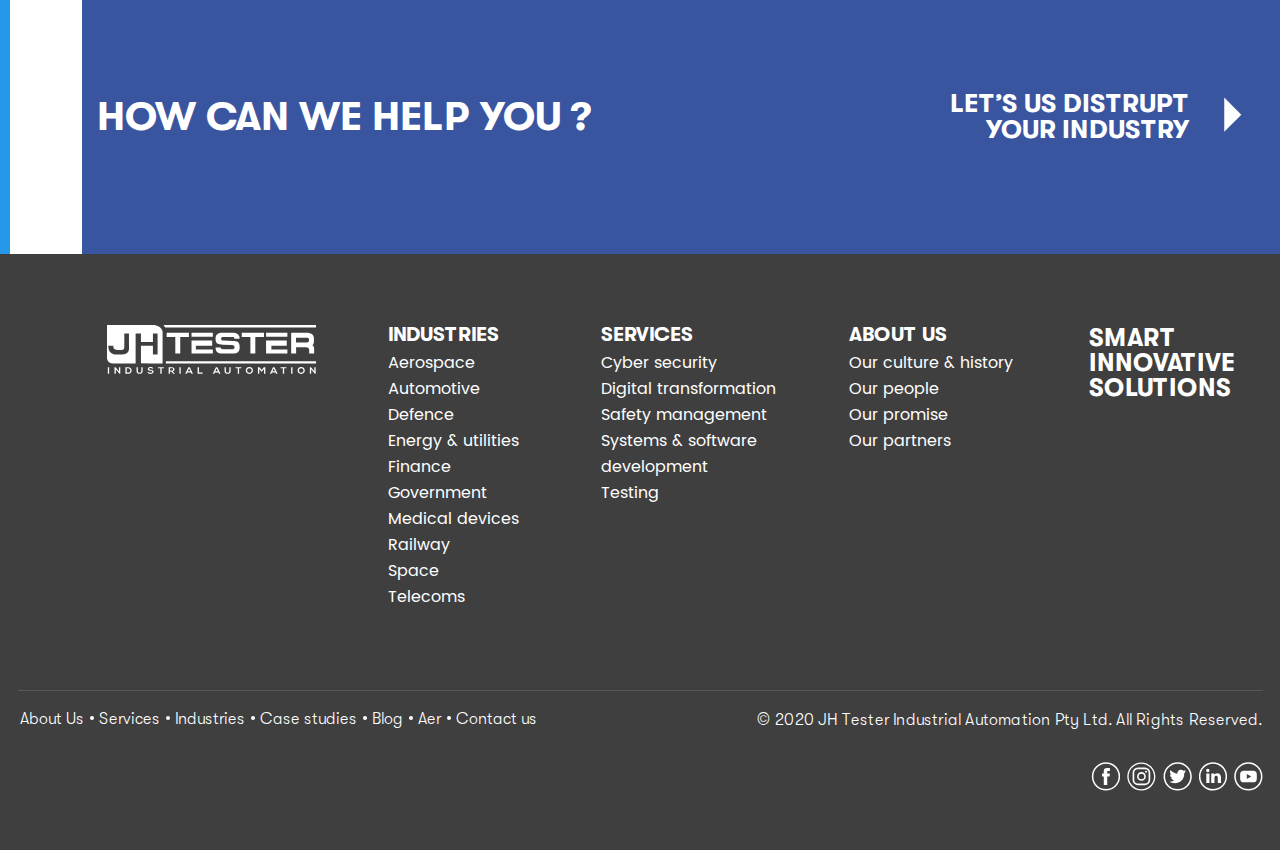
<file: bolg.html>
<!DOCTYPE html>
<html lang="en">
	<head>
		<meta charset="UTF-8">
		<title>JHT</title>
		<meta name="format-detection" content="telephone=no">
		<meta name="viewport" content="width=device-width, initial-scale=1.0">
		<!-- <meta name="robots" content="noindex, nofollow"> -->
		<!-- <meta name="viewport" content="width=device-width, initial-scale=1.0, maximum-scale=1.0, user-scalable=0"> -->
		<!-- <link rel="shortcut icon" href="favicon.ico"> -->
		<link rel="stylesheet" href="css/style.min.css">
	</head>
	<body>
		<div class="wrapper">
			<div class="navigation">
	<div class="navigation__content content-navigation">
		<div class="content-navigation__inner" data-da="navigation,1,992">
			<div class="content-navigation__logo logo">
				<a href="#">
					<img src="img/logo/logo.svg" alt="logo">
				</a>
			</div>
			<nav class="content-navigation__menu main-menu">
				<ul class="main-menu__list">
					<li>
						<a href="#">About Us <span class="hover-hr"></span></a>
						<div class="hr"></div>

						<ul class="main-menu__sublist">
							<li><a href="#">Aerospace</a></li>
							<li><a href="#">Automotive</a></li>
							<li><a href="#">Defence</a></li>
							<li><a href="#">Energy & utilities</a></li>
							<li><a href="#">Finance</a></li>
							<li><a href="#">Government</a></li>
							<li><a href="#">Medical devices</a></li>

						</ul>
					</li>
					<li>
						<a href="#">Services<span class="hover-hr"></span></a>
						<div class="hr"></div>
						<ul class="main-menu__sublist">
							<li><a href="#">Aerospace</a></li>
							<li><a href="#">Automotive</a></li>
							<li><a href="#">Defence</a></li>
							<li><a href="#">Energy & utilities</a></li>
							<li><a href="#">Finance</a></li>
							<li><a href="#">Government</a></li>
							<li><a href="#">Medical devices</a></li>
							<li><a href="#">Railway</a></li>
							<li><a href="#">Space</a></li>
							<li><a href="#">Telecoms</a></li>
						</ul>
					</li>
					<li>
						<a href="#">Industries<span class="hover-hr"></span></a>
						<div class="hr"></div>
						<ul class="main-menu__sublist">
							<li><a href="#">Aerospace</a></li>
							<li><a href="#">Automotive</a></li>
							<li><a href="#">Defence</a></li>
							<li><a href="#">Energy & utilities</a></li>
							<li><a href="#">Finance</a></li>
							<li><a href="#">Government</a></li>
							<li><a href="#">Medical devices</a></li>
							<li><a href="#">Railway</a></li>
							<li><a href="#">Space</a></li>
						</ul>
					</li>
					<li>
						<a href="#">Case studies<span class="hover-hr"></span></a>
						<div class="hr"></div>
						<ul class="main-menu__sublist">
							<li><a href="#">Aerospace</a></li>
							<li><a href="#">Automotive</a></li>
							<li><a href="#">Defence</a></li>
							<li><a href="#">Energy & utilities</a></li>
							<li><a href="#">Finance</a></li>
							<li><a href="#">Government</a></li>
							<li><a href="#">Medical devices</a></li>
							<li><a href="#">Railway</a></li>
						</ul>
					</li>
					<li>
						<a href="#">Blog <span class="hover-hr"></span></a>
						<div class="hr"></div>
						<ul class="main-menu__sublist">
							<li><a href="#">Aerospace</a></li>
							<li><a href="#">Automotive</a></li>
							<li><a href="#">Defence</a></li>
							<li><a href="#">Energy & utilities</a></li>
							<li><a href="#">Finance</a></li>
							<li><a href="#">Government</a></li>
							<li><a href="#">Medical devices</a></li>
							<li><a href="#">Railway</a></li>
							<li><a href="#">Space</a></li>
							<li><a href="#">Telecoms</a></li>
						</ul>
					</li>
				<li>
						<a href="#">Contact us <span class="hover-hr"></span></a>
						<div class="hr"></div>
						<ul class="main-menu__sublist">
							<li><a href="#">Aerospace</a></li>
							<li><a href="#">Automotive</a></li>
							<li><a href="#">Defence</a></li>
							<li><a href="#">Energy & utilities</a></li>
							<li><a href="#">Finance</a></li>
							<li><a href="#">Government</a></li>
							<li><a href="#">Medical devices</a></li>
							<li><a href="#">Railway</a></li>
							<li><a href="#">Space</a></li>
							<li><a href="#">Telecoms</a></li>
						</ul>
					</li>
					<li>
						<a href="#">Automation efficiency review<span class="hover-hr"></span></a>
						<div class="hr"></div>
						<ul class="main-menu__sublist">
							<li><a href="#">Aerospace</a></li>
							<li><a href="#">Automotive</a></li>
							<li><a href="#">Defence</a></li>
							<li><a href="#">Energy & utilities</a></li>
							<li><a href="#">Finance</a></li>
							<li><a href="#">Government</a></li>
							<li><a href="#">Medical devices</a></li>
							<li><a href="#">Railway</a></li>
							<li><a href="#">Space</a></li>
							<li><a href="#">Telecoms</a></li>
						</ul>
					</li> 
				</ul> 
			</nav>

			<div class="content-navigation__copy">
				© 2020 JH TESTER Industrial Automation Pty Ltd.  All Rights Reserved.
			</div>
		</div>

		<div class="navigation__form-wrap" data-da="navigation,2,992">
			<form action="/" class="navigation__form from-navigation">
				<div class="from-navigation__title">
					Get in touch with us.
				</div>

				<div class="from-navigation__inputs-wrap">
					<div class="from-navigation__item">
						<div class="from-navigation__item-wrap">
							<label for="name">First Name</label>
							<input autocomplete="off" id="name" type="text" name="form[]" data-value="Michael" class="from-navigation__input input req">
						</div>	
					</div>
					<div class="from-navigation__item">
						<div class="from-navigation__item-wrap">
							<label for="lastname">Last Name</label>
							<input autocomplete="off" id="lastname" type="text" name="form[]" data-value="Bei" class="from-navigation__input input req">							
						</div>
					</div>
					<div class="from-navigation__item">
						<div class="from-navigation__item-wrap">
							<label for="email">Email address</label>
							<input autocomplete="off" id="email" type="text" name="form[]" data-value="John@domain.com" class="from-navigation__input input email req">							
						</div>
					</div>
					<div class="from-navigation__item">
						<div class="from-navigation__item-wrap">
							<label for="phone">Phone Number</label>
							<input autocomplete="off" id="phone" type="text" name="form[]" data-value="+1 917 9055909" class="from-navigation__input input phone req">							
						</div>
					</div>
					<div class="from-navigation__item">
						<div class="from-navigation__item-wrap">
							<label for="company">Company</label>
							<input autocomplete="off" id="company" type="text" name="form[]" data-value="TheCompany" class="from-navigation__input input ">							
						</div>
					</div>
					<div class="from-navigation__item">
						<div class="from-navigation__item-wrap">
							<label for="position">Position</label>
							<input autocomplete="off" id="position" type="text" name="form[]" data-value="General Manager" class="from-navigation__input input ">							
						</div>
					</div>
				</div>
				<div class="from-navigation__submit-wrap">
					<button class="form-contact__submit btn-submit" type="submit"><span>send</span><span class="plus"></span></button>
				</div>

				<div class="from-navigation__agree">
					by submitting this form you agree to our <a href="#">privacy policy</a>.
				</div>
			</form>
		</div>
	</div>
	<div class="navigation__btn-box">
		<div class="navigation__burger">
			<div class="burger-wrap">
				<div class="burger">
					<span></span>
					<span></span>
					<span></span> 
					<span></span>
				</div>
			</div>
		</div>
		<div class="navigation__enquire-now">
			<span>Enquire Now</span>
		</div>
	</div>
</div>
			<main class="page">
				
				<section class="blog-info content-header">
					<div class="content-header__body">
						<div class="content-header__column content-header__column_1">

							<div class="content-header__text-block">
								<div class="content-header__logo logo">
									<a href="#">
										<img src="img/logo/logo-colored.svg" alt="logo">
									</a>
								</div>

								<div class="content-header__suptitle">
									industries
								</div>
								<div class="content-header__title-wrap">
									<div class="content-header__title">
										How to Hire a Marketing Consultant and Why You Should? fgdg
									</div>
								</div>
								<div class="content-header__text">
									<p>
										Jun 10, 2020 | CRM & Email marketing
									</p>								 									
								</div>
							</div>

						</div>
						<div class="content-header__column content-header__column_2">
							<div class="content-header__img ibg">
								<img src="img/blog/01.jpg" alt="banner">
							</div>
						</div>
					</div>
				</section>

				<section class="blog-info-article">
					<div class="blog-info-article__body">
						<div class="blog-info-article__top">
							<p>
								The JH Tester team involves 11 employees. Our bank of knowledge is drawn on +145 yrs of electrical & mechanical combined experience within the industrial automation industry.
							</p>
						
							<p>
								Our satisfaction is measured by positive feedback we receive on completion of tasks, which have exceeded our customer’s expectations. 
								If you are interested in new or improved process automation, whether it is for safety purposes or increased productivity, JH Tester will provide</p>
						</div>
						<div class="blog-info-article__main">
							<p>
								The JH Tester team involves 11 employees. Our bank of knowledge is drawn on +145 yrs of electrical & mechanical combined experience within the industrial automation industry.
							
							</p>
							<p>
								Our satisfaction is measured by positive feedback we receive on completion of tasks, which have exceeded our customer’s expectations. If you are interested in new or improved process automation, whether it is for safety purposes or increased productivity, JH Tester will provide you with the best and most economical solution for achieving the task set forth.The JH Tester team involves 11 employees. Our bank of knowledge is drawn on +145 yrs of electrical & mechanical combined experience within the industrial automation industry.
							
							</p>
							<p>
								Our satisfaction is measured by positive feedback we receive on completion of tasks, which have exceeded our customer’s expectations. If you are interested in new or improved process automation, whether it is for safety purposes or increased productivity, JH Tester will provide you with the best and most economical solution for achieving the task set forth. The JH Tester team involves 11 employees. Our bank of knowledge is drawn on +145 yrs of electrical & mechanical combined experience within the industrial automation industry.
							
							</p>
							<p>
								Our satisfaction is measured by positive feedback we receive on completion of tasks, which have exceeded our customer’s expectations. If you are interested in new or improved process automation, whether it is for safety purposes or increased productivity, JH Tester will provide you with the best and most economical solution for achieving the task set forth.

							</p>

							<div class="blog-info-article__img ibg">
								<img src="img/blog/02.jpg" alt="img">
							</div>

							<p>
								The JH Tester team involves 11 employees. Our bank of knowledge is drawn on +145 yrs of electrical & mechanical combined experience within the industrial automation industry.
							
							</p>
							<p>
								Our satisfaction is measured by positive feedback we receive on completion of tasks, which have exceeded our customer’s expectations. If you are interested in new or improved process automation, whether it is for safety purposes or increased productivity, JH Tester will provide you with the best and most economical solution for achieving the task set forth.The JH Tester team involves 11 employees. Our bank of knowledge is drawn on +145 yrs of electrical & mechanical combined experience within the industrial automation industry.
							
							</p>
							<p>
								Our satisfaction is measured by positive feedback we receive on completion of tasks, which have exceeded our customer’s expectations. If you are interested in new or improved process automation, whether it is for safety purposes or increased productivity, JH Tester will provide you with the best and most economical solution for achieving the task set forth. The JH Tester team involves 11 employees. Our bank of knowledge is drawn on +145 yrs of electrical & mechanical combined experience within the industrial automation industry.
							
							</p>
							<p>
								Our satisfaction is measured by positive feedback we receive on completion of tasks, which have exceeded our customer’s expectations. If you are interested in new or improved process automation, whether it is for safety purposes or increased productivity, JH Tester will provide you with the best and most economical solution for achieving the task set forth.

							</p>
						</div>
					</div>
				</section>

				<section class="blog-info insights">
					<div class="insights__bg-line"></div>

					<div class="insights__top title-link-top">
						<div class="title-link-top__title">
							Our Insights
						</div>
					</div>

					<div class="insights__slider slider-insights">
						<div class="slider-insights__item">
							<div class="slider-insights__inner">
								<div class="slider-insights__label-wrap">
									<div class="slider-insights__label green">
										Design & Drafting
									</div>
								</div>
								<div class="slider-insights__text">
									Australia’s major highway now a conveyor belt for big trucks
								</div>
								<div class="slider-insights__date">
									28 Jul 2020
								</div>
							</div>
						</div>

						<div class="slider-insights__item">
							<div class="slider-insights__inner">
								<div class="slider-insights__label-wrap">
									<div class="slider-insights__label green">
										Design & Drafting
									</div>
								</div>
								<div class="slider-insights__text">
									Australia’s major highway now a conveyor belt for big trucks
								</div>
								<div class="slider-insights__date">
									28 Jul 2020
								</div>
							</div>
						</div>

						<div class="slider-insights__item">
							<div class="slider-insights__inner">
								<div class="slider-insights__label-wrap">
									<div class="slider-insights__label orange">
										Design & Drafting
									</div>
								</div>
								<div class="slider-insights__text">
									Australia’s major highway now a conveyor belt for big trucks
								</div>
								<div class="slider-insights__date">
									28 Jul 2020
								</div>
							</div>
						</div>

						<div class="slider-insights__item">
							<div class="slider-insights__inner">
								<div class="slider-insights__label-wrap">
									<div class="slider-insights__label green">
										Design & Drafting
									</div>
								</div>
								<div class="slider-insights__text">
									Australia’s major highway now a conveyor belt for big trucks
								</div>
								<div class="slider-insights__date">
									28 Jul 2020
								</div>
							</div>
						</div>

						<div class="slider-insights__item">
							<div class="slider-insights__inner">
								<div class="slider-insights__label-wrap">
									<div class="slider-insights__label green">
										Design & Drafting
									</div>
								</div>
								<div class="slider-insights__text">
									Australia’s major highway now a conveyor belt for big trucks
								</div>
								<div class="slider-insights__date">
									28 Jul 2020
								</div>
							</div>
						</div>
					</div>
				</section>


				<section class="sup-footer">
					<div class="sup-footer__body">
						<div class="sup-footer__title">
							how can we help you ?
						</div>
						<div class="sup-footer__link">
							<a href="#">
								Let’s Us distrupt your Industry
								<span class="triangle">
									<svg xmlns="http://www.w3.org/2000/svg" width="18" height="35" viewBox="0 0 18 35"><g><g><path fill="#fff" d="M.25.58l17.085 17.085L.25 34.75z"/></g></g></svg>
								</span>
							</a>
						</div>
					</div>
				</section>
			</main>
		</div>
			<footer class="footer">
	<div class="footer__body">
		<div class="footer__top">
			<div class="footer__column footer__column_1">
				<div class="footer__logo logo">
					<a href="#">
						<img src="img/logo/logo.svg" alt="logo">
					</a>
				</div>
			</div>
			<div class="footer__column footer__column_2">
				<div class="footer__title">
					Industries
				</div>
				<ul class="footer__list">
					<li><a href="#">Aerospace</a></li>
					<li><a href="#">Automotive</a></li>
					<li><a href="#">Defence</a></li>
					<li><a href="#">Energy & utilities</a></li>
					<li><a href="#">Finance</a></li>
					<li><a href="#">Government</a></li>
					<li><a href="#">Medical devices</a></li>
					<li><a href="#">Railway</a></li>
					<li><a href="#">Space</a></li>
					<li><a href="#">Telecoms</a></li>
				</ul>
			</div>
			<div class="footer__column footer__column_3">
				<div class="footer__title">
					Services
				</div>
				<ul class="footer__list">
					<li><a href="#">Cyber security</a></li>
					<li><a href="#">Digital transformation</a></li>
					<li><a href="#">Safety management</a></li>
					<li><a href="#">Systems & software development</a></li>
					<li><a href="#">Testing</a></li>
				</ul>
			</div>
			<div class="footer__column footer__column_4">
				<div class="footer__title">
					About Us
				</div>
				<ul class="footer__list">
					<li><a href="#">Our culture & history</a></li>
					<li><a href="#">Our people</a></li>
					<li><a href="#">Our promise</a></li>
					<li><a href="#">Our partners</a></li>
				</ul>
			</div>
			<div class="footer__column footer__column_5">
				<div class="footer__title footer__title_big">
					Smart
					Innovative 
					Solutions 
				</div>
			</div>
		</div>
		<div class="footer__bottom bottom-footer">
			<div class="bottom-footer__row bottom-footer__row_1">
				<nav class="bottom-footer__nav">
					<ul class="bottom-footer__menu-list">
						<li><a href="#">About Us</a></li>
						<li><a href="#">Services</a></li>
						<li><a href="#">Industries</a></li>
						<li><a href="#">Case studies</a></li>
						<li><a href="#">Blog</a></li>
						<li><a href="#">Aer</a></li> 
						<li><a href="#">Contact us</a></li>
					</ul> 
				</nav>

				<div class="bottom-footer__copy" data-da="bottom-footer__row_2,1,991">
					© 2020 JH Tester Industrial Automation Pty Ltd.  All Rights Reserved.
				</div>				
			</div>
			<div class="bottom-footer__row bottom-footer__row_2">
				<ul class="bottom-footer__social">
					<li><a href="#">
						<svg xmlns="http://www.w3.org/2000/svg" width="29" height="29" viewBox="0 0 29 29"><g><g><g><g><path fill="#fff" d="M27.612 14.448c0 6.958-5.661 12.619-12.619 12.619S2.374 21.406 2.374 14.448 8.034 1.83 14.993 1.83c6.957 0 12.619 5.66 12.619 12.618zm1.518 0C29.13 6.653 22.788.311 14.993.311 7.198.311.856 6.653.856 14.448c0 7.795 6.342 14.137 14.137 14.137 7.795 0 14.137-6.342 14.137-14.137z"/></g></g><g><g><path fill="#fff" d="M12.776 14.515v8.193c0 .118.095.214.213.214h3.043a.213.213 0 0 0 .214-.214v-8.327h2.206c.11 0 .203-.085.212-.195l.212-2.51a.213.213 0 0 0-.213-.23h-2.418v-1.78c0-.418.339-.756.756-.756h1.7a.214.214 0 0 0 .214-.213v-2.51a.214.214 0 0 0-.214-.213h-2.873a3.052 3.052 0 0 0-3.052 3.053v2.419h-1.521a.213.213 0 0 0-.214.213v2.509c0 .118.096.213.214.213h1.521z"/></g></g></g></g></svg>
					</a></li>
					<li><a href="#">
						<svg xmlns="http://www.w3.org/2000/svg" width="29" height="29" viewBox="0 0 29 29"><g><g><g><path fill="#fff" d="M21.59 17.849a3.657 3.657 0 0 1-3.658 3.656h-7.028a3.657 3.657 0 0 1-3.657-3.656V10.82a3.657 3.657 0 0 1 3.657-3.657h7.028a3.657 3.657 0 0 1 3.657 3.657zm1.667-7.029a5.325 5.325 0 0 0-5.325-5.325h-7.028A5.325 5.325 0 0 0 5.58 10.82v7.029a5.324 5.324 0 0 0 5.325 5.324h7.028a5.325 5.325 0 0 0 5.325-5.324zm-8.809 6.425a2.8 2.8 0 0 1-2.796-2.797 2.8 2.8 0 0 1 2.796-2.796 2.8 2.8 0 0 1 2.797 2.796 2.8 2.8 0 0 1-2.797 2.797zm0-7.163a4.37 4.37 0 0 0-4.365 4.366 4.37 4.37 0 0 0 4.365 4.366 4.37 4.37 0 0 0 4.366-4.366 4.37 4.37 0 0 0-4.366-4.366zm4.62-1.332a1.04 1.04 0 1 0 .001 2.08 1.04 1.04 0 0 0 0-2.08zm7.976 5.698c0 7.009-5.702 12.71-12.711 12.71s-12.71-5.701-12.71-12.71c0-7.009 5.701-12.71 12.71-12.71 7.009 0 12.71 5.701 12.71 12.71zm1.334 0c0-7.744-6.3-14.045-14.045-14.045C6.589.403.288 6.704.288 14.448s6.3 14.045 14.045 14.045c7.744 0 14.045-6.3 14.045-14.045z"/></g></g></g></svg>
					</a></li>
					<li><a href="#">
						<svg xmlns="http://www.w3.org/2000/svg" width="29" height="29" viewBox="0 0 29 29"><g><g><g><g><path fill="#fff" d="M27.291 14.448c0 6.958-5.66 12.619-12.618 12.619S2.055 21.406 2.055 14.448 7.715 1.83 14.673 1.83 27.29 7.49 27.29 14.448zm1.52 0C28.81 6.653 22.467.311 14.672.311S.536 6.653.536 14.448c0 7.795 6.342 14.137 14.137 14.137 7.795 0 14.137-6.342 14.137-14.137z"/></g></g><g><g><g><path fill="#fff" d="M22.798 9.289c-.523.237-1.1.38-1.664.475.268-.045.663-.53.821-.727.241-.3.442-.64.554-1.009.015-.029.026-.065-.003-.087-.037-.014-.06-.007-.088.008a8.516 8.516 0 0 1-1.977.756c-.058.015-.1 0-.137-.036-.057-.065-.111-.126-.173-.177a3.5 3.5 0 0 0-.957-.587 3.336 3.336 0 0 0-1.47-.236 3.511 3.511 0 0 0-1.393.394c-.432.225-.817.539-1.124.918a3.458 3.458 0 0 0-.672 1.345c-.115.473-.106.941-.035 1.42.01.079.004.09-.068.079-2.716-.404-4.967-1.376-6.794-3.458-.08-.09-.122-.09-.188.007-.8 1.198-.411 3.124.588 4.07.133.126.27.252.417.368-.054.01-.718-.061-1.31-.368-.08-.05-.12-.021-.127.069-.007.13.004.248.022.389.153 1.215.995 2.338 2.147 2.777.136.058.288.108.435.133-.262.058-.533.099-1.285.04-.094-.018-.13.029-.094.119.566 1.542 1.787 2 2.701 2.262.123.022.245.022.368.05-.007.012-.015.012-.022.022-.303.462-1.355.807-1.844.978-.891.311-1.862.452-2.803.358-.15-.021-.182-.02-.223 0-.041.026-.005.062.043.101.191.126.386.238.584.346a9.288 9.288 0 0 0 1.873.75c3.366.93 7.158.246 9.685-2.265 1.985-1.972 2.68-4.692 2.68-7.415 0-.106.127-.165.202-.221.516-.388.926-.853 1.312-1.371.086-.117.08-.22.08-.263V9.29c0-.044.006-.03-.061 0z"/></g></g><g><g><path fill="#fff" d="M11.276 21.176c1.395 0 .067 0 0 0"/></g></g><g><g><path fill="#fff" d="M11.276 21.176c-.022.002-.272 0 0 0"/></g></g><g><g><path fill="#fff" d="M11.83 21.19c0-.027.292 0 0 0"/></g></g><g><g><path fill="#fff" d="M17.659 7.682c-.019.015-.043.015-.068 0"/></g></g></g></g></g></svg>
					</a></li>
					<li><a href="#">
						<svg xmlns="http://www.w3.org/2000/svg" width="28" height="29" viewBox="0 0 28 29"><g><g><g><g><g><path fill="#fff" d="M26.608 14.448c0 6.945-5.65 12.595-12.595 12.595-6.944 0-12.594-5.65-12.594-12.595S7.069 1.854 14.013 1.854c6.945 0 12.595 5.65 12.595 12.594zm1.518 0c0-7.782-6.331-14.113-14.113-14.113C6.231.335-.1 6.666-.1 14.448c0 7.782 6.331 14.113 14.113 14.113 7.782 0 14.113-6.33 14.113-14.113z"/></g></g><g><g><g><path fill="#fff" d="M7.528 21.028h2.72c.13 0 .235-.105.235-.236v-9.128a.236.236 0 0 0-.235-.236h-2.72a.236.236 0 0 0-.236.236v9.128c0 .13.106.236.236.236zm14.464-5.505c0-2.949-1.575-4.32-3.675-4.32-1.696 0-2.452.933-2.877 1.585v.032h-.02c.005-.01.014-.02.02-.032v-1.124a.236.236 0 0 0-.235-.236H12.49a.235.235 0 0 0-.235.238c.028 1.489 0 7.82-.006 9.126 0 .13.105.236.236.236h2.72c.13 0 .235-.106.235-.236v-5.126c0-.288.022-.573.106-.778.232-.574.755-1.167 1.637-1.167 1.156 0 1.617.88 1.617 2.17v4.901c0 .13.106.236.236.236h2.72c.13 0 .236-.105.236-.236v-5.27z"/></g></g></g></g><g><g><path fill="#fff" d="M7.084 8.498a1.709 1.709 0 1 1 3.417 0 1.709 1.709 0 0 1-3.417 0z"/></g></g></g></g></svg>
					</a></li>
					<li><a href="#">
						<svg xmlns="http://www.w3.org/2000/svg" width="29" height="29" viewBox="0 0 29 29"><g><g><g><g><path fill="#fff" d="M26.971 14.448c0 6.958-5.66 12.619-12.618 12.619S1.735 21.406 1.735 14.448 7.395 1.83 14.353 1.83s12.618 5.66 12.618 12.618zm1.519 0C28.49 6.653 22.15.311 14.353.311 6.558.311.216 6.653.216 14.448c0 7.796 6.342 14.137 14.137 14.137 7.795 0 14.137-6.341 14.137-14.137z"/></g></g><g><g><g><path fill="#fff" d="M16.877 14.733l-3.756 2.06c-.163.088-.31-.03-.31-.216V12.35c0-.188.152-.306.315-.213l3.781 2.168c.167.095.139.337-.03.428zm5.94-2.429a3.63 3.63 0 0 0-3.63-3.63H9.771a3.63 3.63 0 0 0-3.63 3.63v4.413a3.63 3.63 0 0 0 3.63 3.63h9.416a3.63 3.63 0 0 0 3.63-3.63z"/></g></g></g></g></g></svg>
					</a></li>
				</ul>
			</div>
		</div>
	</div>
</footer>

		<script src="js/libs.min.js"></script>
		<script src="js/main.min.js"></script>
	</body>
</html>
</file>
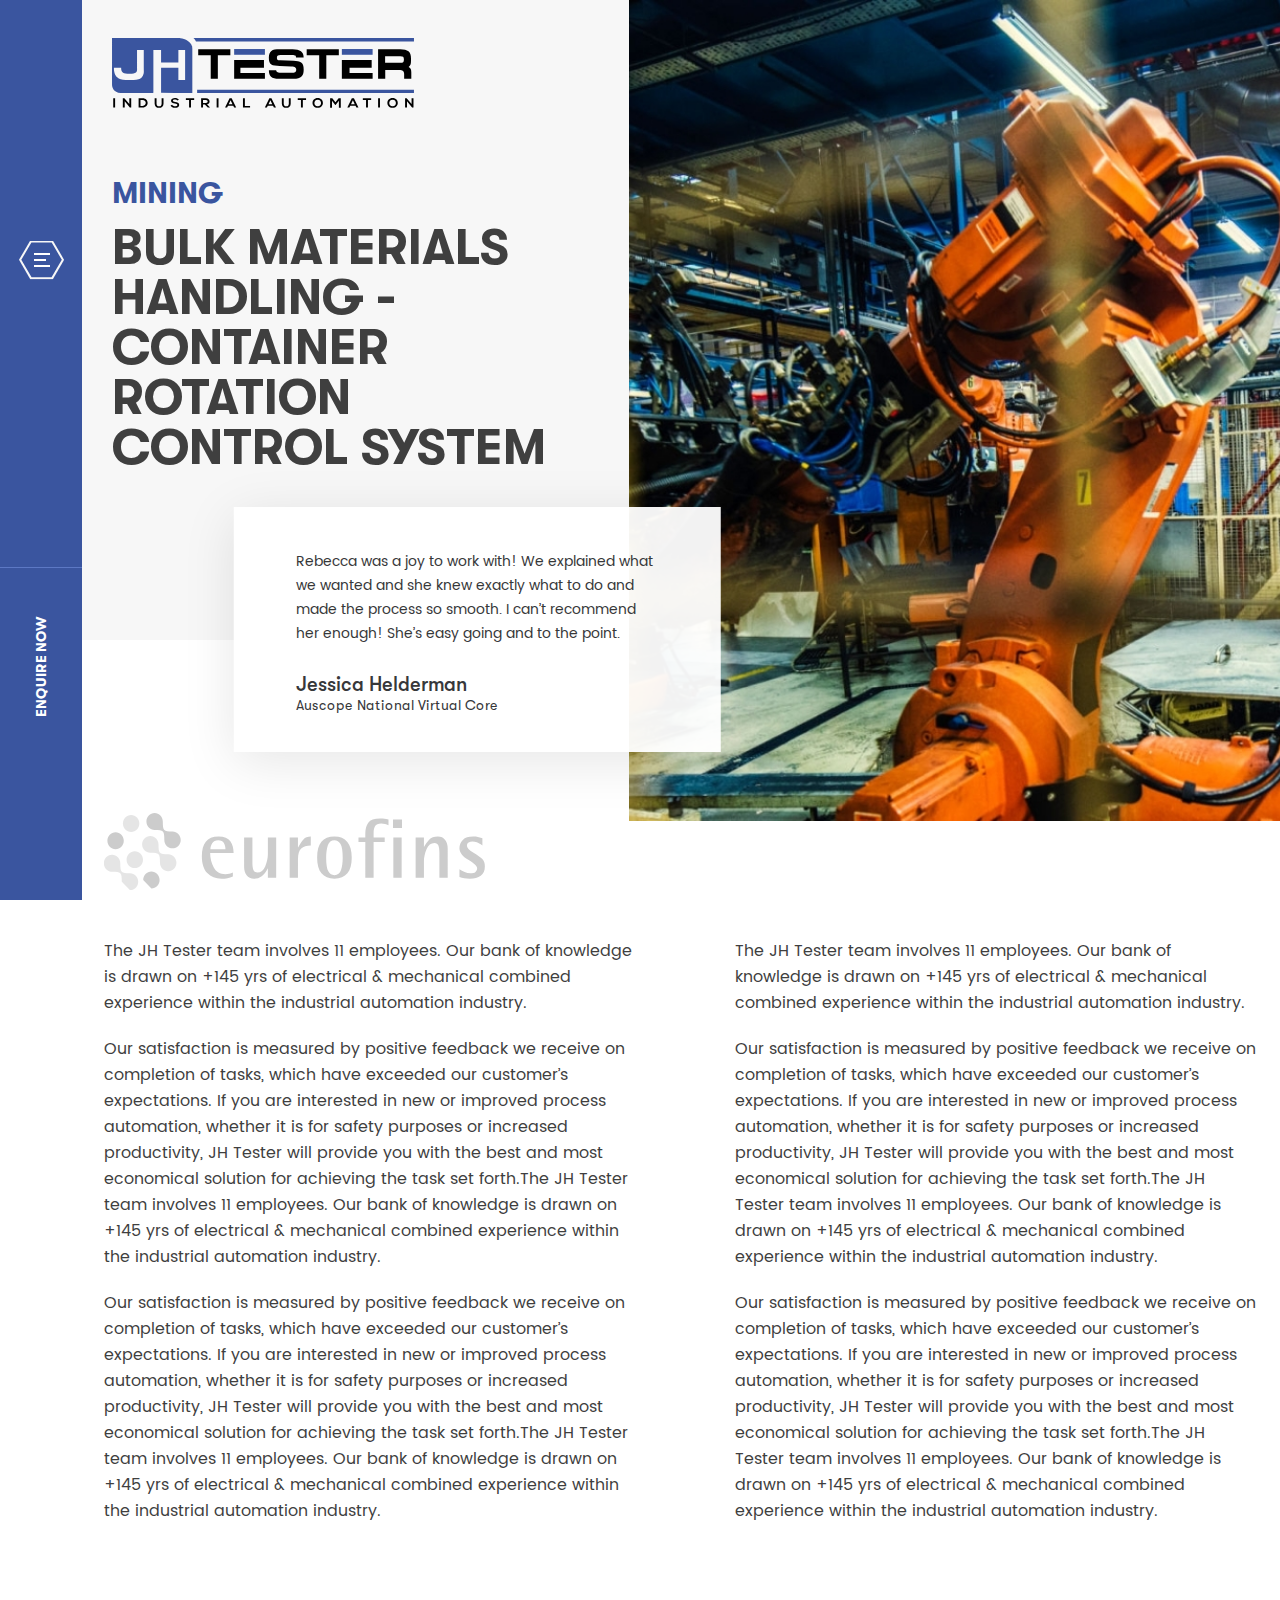
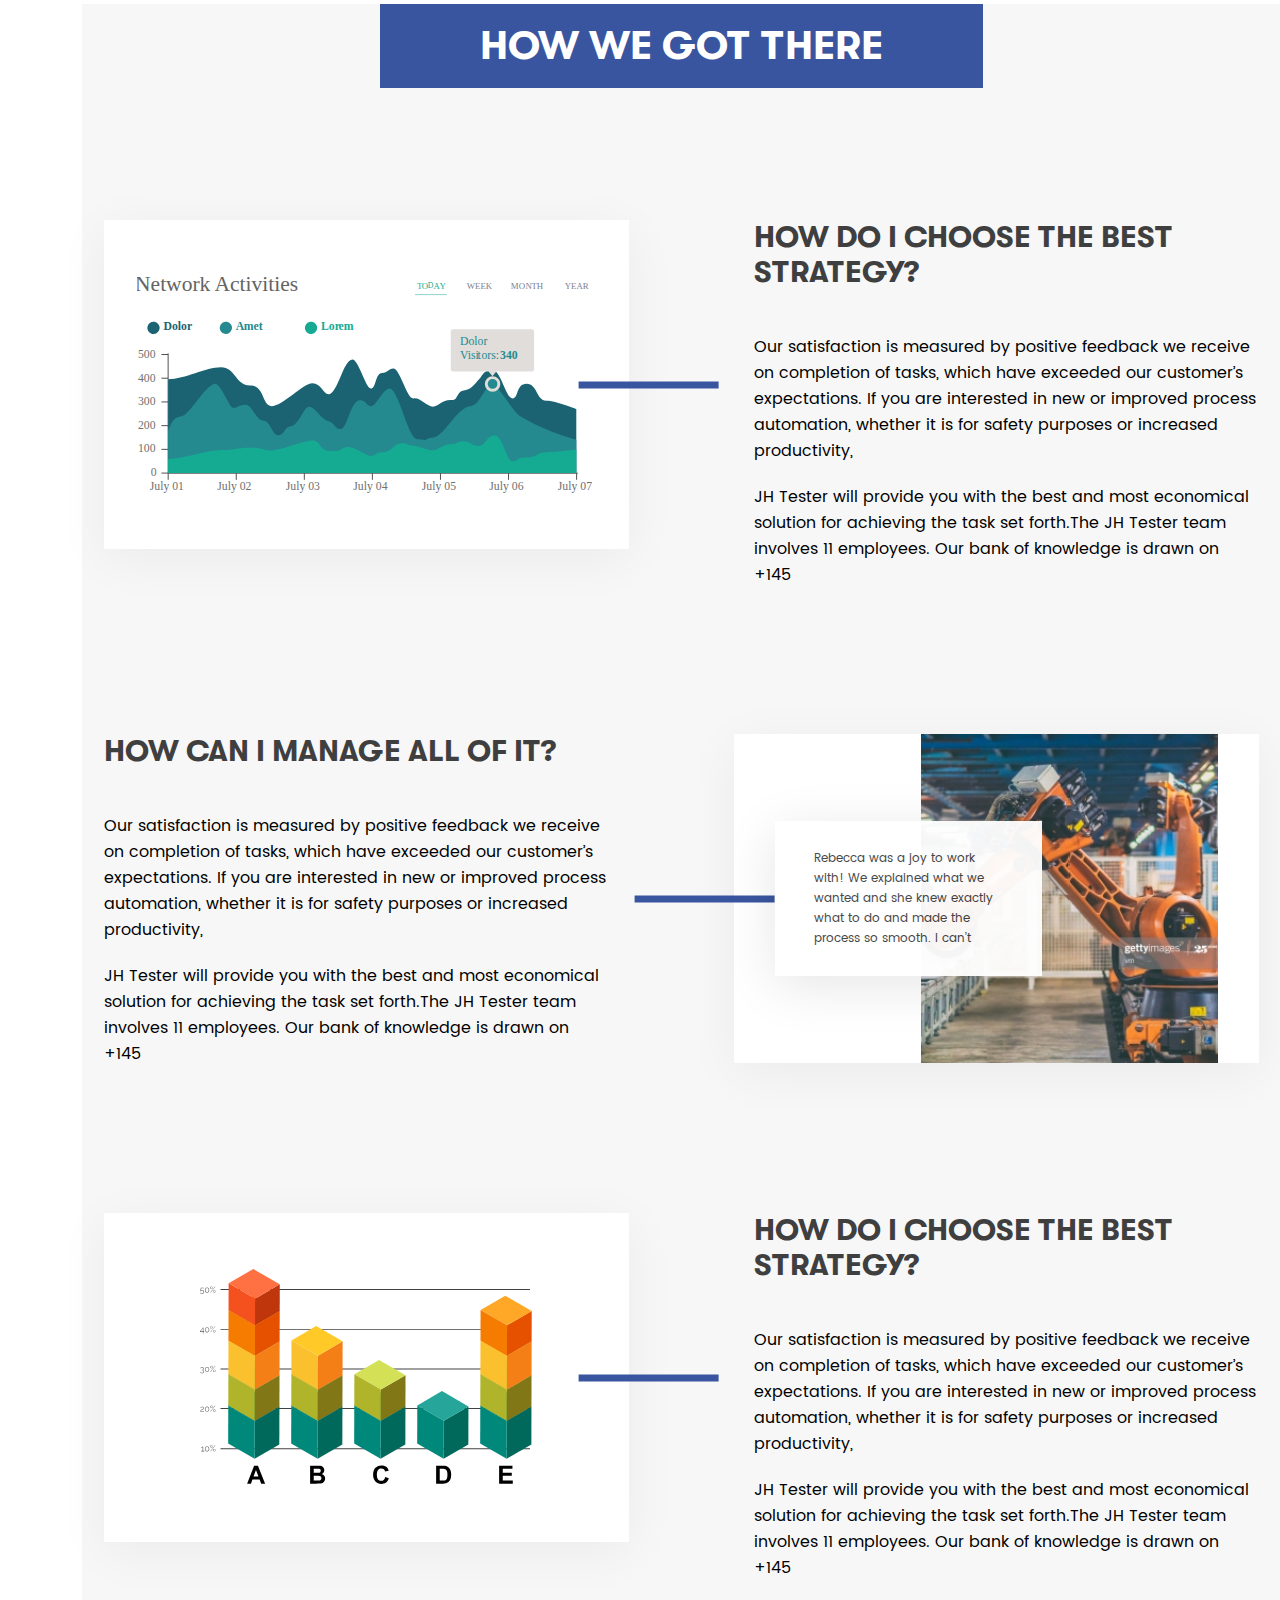
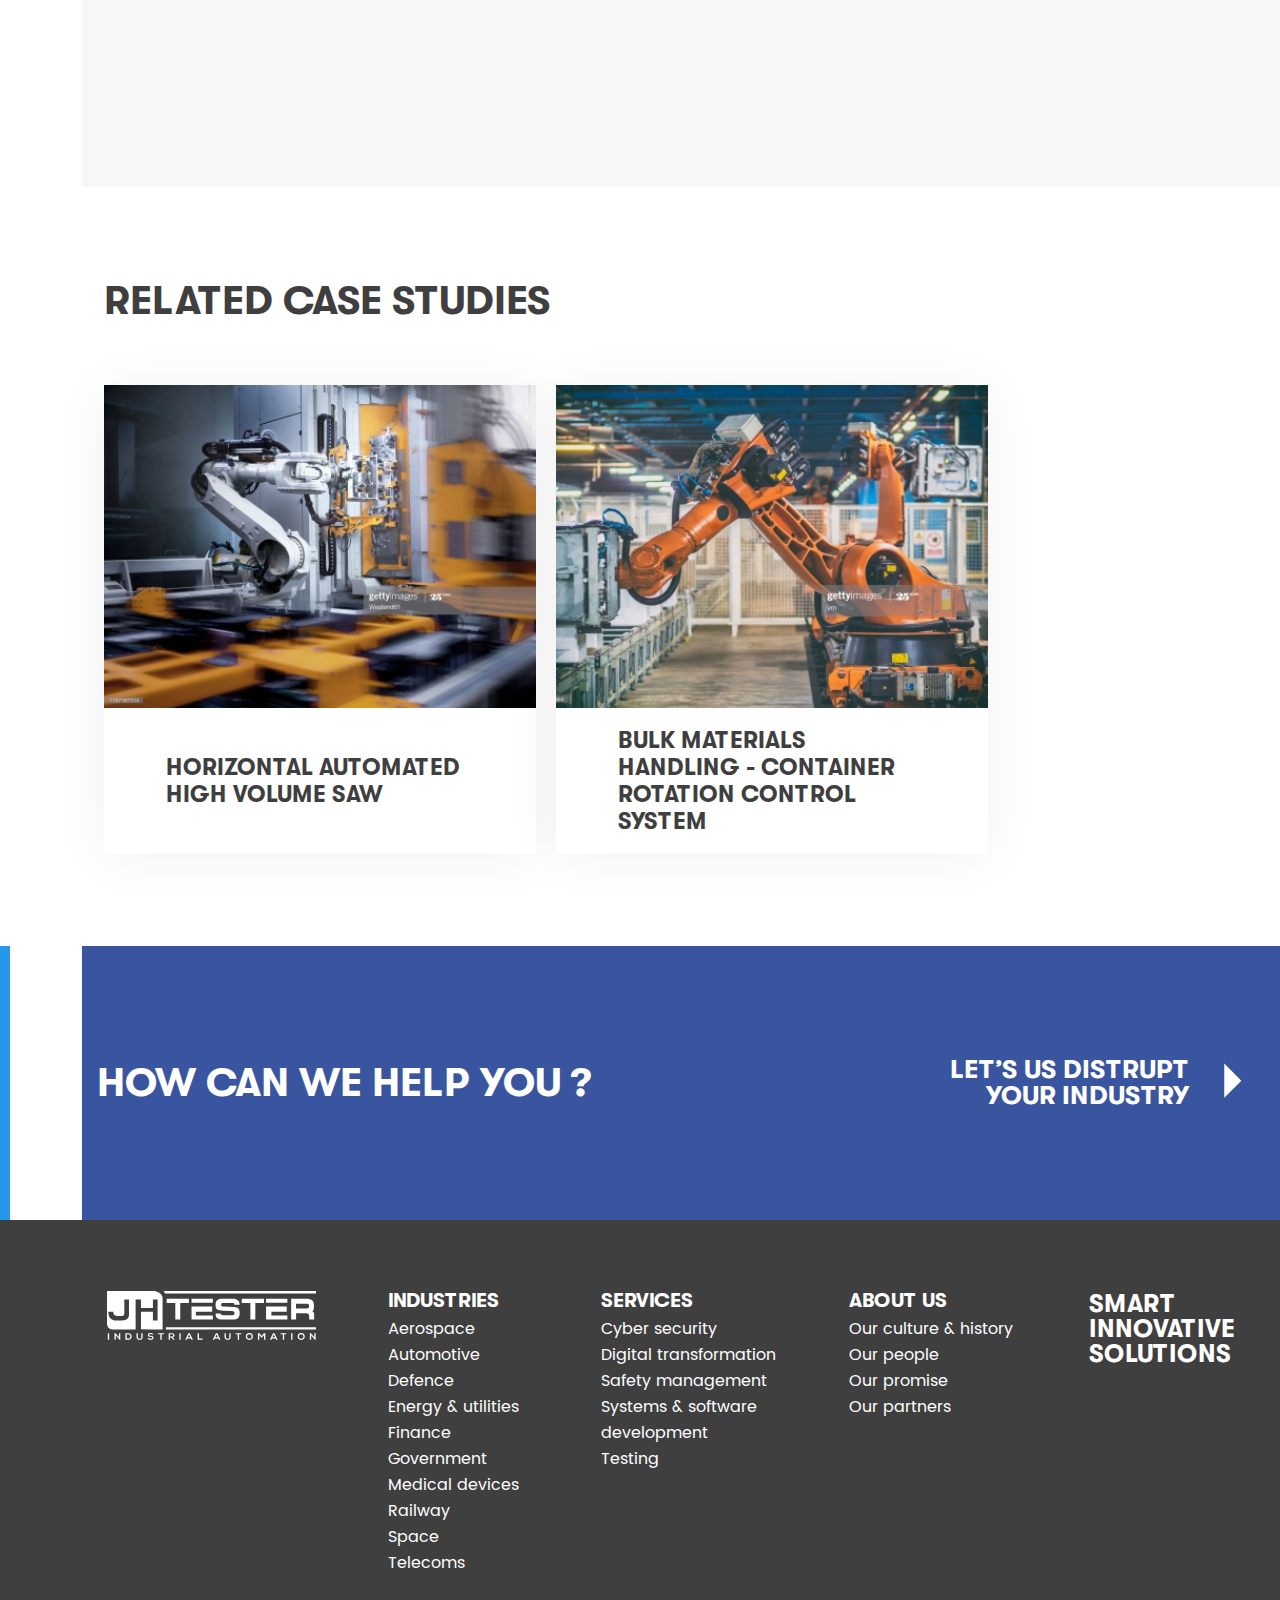
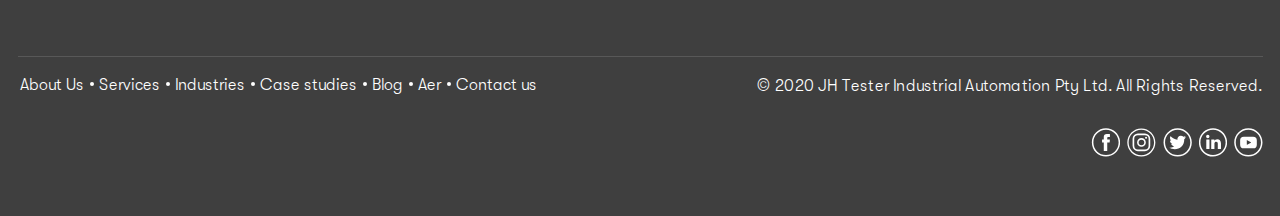
<file: caseStudyDetail.html>
<!DOCTYPE html>
 <html lang="en">
 	<head>
 		<meta charset="UTF-8">
 		<title>JHT</title>
 		<meta name="format-detection" content="telephone=no">
 		<meta name="viewport" content="width=device-width, initial-scale=1.0">
 		<!-- <meta name="robots" content="noindex, nofollow"> -->
 		<!-- <meta name="viewport" content="width=device-width, initial-scale=1.0, maximum-scale=1.0, user-scalable=0"> -->
 		<!-- <link rel="shortcut icon" href="favicon.ico"> -->
 		<link rel="stylesheet" href="css/style.min.css">
 	</head>
 	<body>
 		<div class="wrapper">
 			<div class="navigation">
	<div class="navigation__content content-navigation">
		<div class="content-navigation__inner" data-da="navigation,1,992">
			<div class="content-navigation__logo logo">
				<a href="#">
					<img src="img/logo/logo.svg" alt="logo">
				</a>
			</div>
			<nav class="content-navigation__menu main-menu">
				<ul class="main-menu__list">
					<li>
						<a href="#">About Us <span class="hover-hr"></span></a>
						<div class="hr"></div>

						<ul class="main-menu__sublist">
							<li><a href="#">Aerospace</a></li>
							<li><a href="#">Automotive</a></li>
							<li><a href="#">Defence</a></li>
							<li><a href="#">Energy & utilities</a></li>
							<li><a href="#">Finance</a></li>
							<li><a href="#">Government</a></li>
							<li><a href="#">Medical devices</a></li>

						</ul>
					</li>
					<li>
						<a href="#">Services<span class="hover-hr"></span></a>
						<div class="hr"></div>
						<ul class="main-menu__sublist">
							<li><a href="#">Aerospace</a></li>
							<li><a href="#">Automotive</a></li>
							<li><a href="#">Defence</a></li>
							<li><a href="#">Energy & utilities</a></li>
							<li><a href="#">Finance</a></li>
							<li><a href="#">Government</a></li>
							<li><a href="#">Medical devices</a></li>
							<li><a href="#">Railway</a></li>
							<li><a href="#">Space</a></li>
							<li><a href="#">Telecoms</a></li>
						</ul>
					</li>
					<li>
						<a href="#">Industries<span class="hover-hr"></span></a>
						<div class="hr"></div>
						<ul class="main-menu__sublist">
							<li><a href="#">Aerospace</a></li>
							<li><a href="#">Automotive</a></li>
							<li><a href="#">Defence</a></li>
							<li><a href="#">Energy & utilities</a></li>
							<li><a href="#">Finance</a></li>
							<li><a href="#">Government</a></li>
							<li><a href="#">Medical devices</a></li>
							<li><a href="#">Railway</a></li>
							<li><a href="#">Space</a></li>
						</ul>
					</li>
					<li>
						<a href="#">Case studies<span class="hover-hr"></span></a>
						<div class="hr"></div>
						<ul class="main-menu__sublist">
							<li><a href="#">Aerospace</a></li>
							<li><a href="#">Automotive</a></li>
							<li><a href="#">Defence</a></li>
							<li><a href="#">Energy & utilities</a></li>
							<li><a href="#">Finance</a></li>
							<li><a href="#">Government</a></li>
							<li><a href="#">Medical devices</a></li>
							<li><a href="#">Railway</a></li>
						</ul>
					</li>
					<li>
						<a href="#">Blog <span class="hover-hr"></span></a>
						<div class="hr"></div>
						<ul class="main-menu__sublist">
							<li><a href="#">Aerospace</a></li>
							<li><a href="#">Automotive</a></li>
							<li><a href="#">Defence</a></li>
							<li><a href="#">Energy & utilities</a></li>
							<li><a href="#">Finance</a></li>
							<li><a href="#">Government</a></li>
							<li><a href="#">Medical devices</a></li>
							<li><a href="#">Railway</a></li>
							<li><a href="#">Space</a></li>
							<li><a href="#">Telecoms</a></li>
						</ul>
					</li>
				<li>
						<a href="#">Contact us <span class="hover-hr"></span></a>
						<div class="hr"></div>
						<ul class="main-menu__sublist">
							<li><a href="#">Aerospace</a></li>
							<li><a href="#">Automotive</a></li>
							<li><a href="#">Defence</a></li>
							<li><a href="#">Energy & utilities</a></li>
							<li><a href="#">Finance</a></li>
							<li><a href="#">Government</a></li>
							<li><a href="#">Medical devices</a></li>
							<li><a href="#">Railway</a></li>
							<li><a href="#">Space</a></li>
							<li><a href="#">Telecoms</a></li>
						</ul>
					</li>
					<li>
						<a href="#">Automation efficiency review<span class="hover-hr"></span></a>
						<div class="hr"></div>
						<ul class="main-menu__sublist">
							<li><a href="#">Aerospace</a></li>
							<li><a href="#">Automotive</a></li>
							<li><a href="#">Defence</a></li>
							<li><a href="#">Energy & utilities</a></li>
							<li><a href="#">Finance</a></li>
							<li><a href="#">Government</a></li>
							<li><a href="#">Medical devices</a></li>
							<li><a href="#">Railway</a></li>
							<li><a href="#">Space</a></li>
							<li><a href="#">Telecoms</a></li>
						</ul>
					</li> 
				</ul> 
			</nav>

			<div class="content-navigation__copy">
				© 2020 JH TESTER Industrial Automation Pty Ltd.  All Rights Reserved.
			</div>
		</div>

		<div class="navigation__form-wrap" data-da="navigation,2,992">
			<form action="/" class="navigation__form from-navigation">
				<div class="from-navigation__title">
					Get in touch with us.
				</div>

				<div class="from-navigation__inputs-wrap">
					<div class="from-navigation__item">
						<div class="from-navigation__item-wrap">
							<label for="name">First Name</label>
							<input autocomplete="off" id="name" type="text" name="form[]" data-value="Michael" class="from-navigation__input input req">
						</div>	
					</div>
					<div class="from-navigation__item">
						<div class="from-navigation__item-wrap">
							<label for="lastname">Last Name</label>
							<input autocomplete="off" id="lastname" type="text" name="form[]" data-value="Bei" class="from-navigation__input input req">							
						</div>
					</div>
					<div class="from-navigation__item">
						<div class="from-navigation__item-wrap">
							<label for="email">Email address</label>
							<input autocomplete="off" id="email" type="text" name="form[]" data-value="John@domain.com" class="from-navigation__input input email req">							
						</div>
					</div>
					<div class="from-navigation__item">
						<div class="from-navigation__item-wrap">
							<label for="phone">Phone Number</label>
							<input autocomplete="off" id="phone" type="text" name="form[]" data-value="+1 917 9055909" class="from-navigation__input input phone req">							
						</div>
					</div>
					<div class="from-navigation__item">
						<div class="from-navigation__item-wrap">
							<label for="company">Company</label>
							<input autocomplete="off" id="company" type="text" name="form[]" data-value="TheCompany" class="from-navigation__input input ">							
						</div>
					</div>
					<div class="from-navigation__item">
						<div class="from-navigation__item-wrap">
							<label for="position">Position</label>
							<input autocomplete="off" id="position" type="text" name="form[]" data-value="General Manager" class="from-navigation__input input ">							
						</div>
					</div>
				</div>
				<div class="from-navigation__submit-wrap">
					<button class="form-contact__submit btn-submit" type="submit"><span>send</span><span class="plus"></span></button>
				</div>

				<div class="from-navigation__agree">
					by submitting this form you agree to our <a href="#">privacy policy</a>.
				</div>
			</form>
		</div>
	</div>
	<div class="navigation__btn-box">
		<div class="navigation__burger">
			<div class="burger-wrap">
				<div class="burger">
					<span></span>
					<span></span>
					<span></span> 
					<span></span>
				</div>
			</div>
		</div>
		<div class="navigation__enquire-now">
			<span>Enquire Now</span>
		</div>
	</div>
</div>
 			<main class="page">
 				
 				<section class="case-study-detail content-header">
 					<div class="content-header__body">
 						<div class="content-header__column content-header__column_1">

 							<div class="content-header__text-block">
 								<div class="content-header__logo logo">
 									<a href="#">
 										<img src="img/logo/logo-colored.svg" alt="logo">
 									</a>
 								</div>

 								<div class="content-header__suptitle">
 									mining
 								</div>
 								<div class="content-header__title-wrap">
 									<div class="content-header__title">
 										Bulk Materials Handling - Container Rotation Control System
 									</div>
 								</div>
 								<div class="content-header__testimonial">
 									<div class=" testimonial">
 										<div class="testimonial__row testimonial__row_1">
 											<div class="testimonial__text">
 												Rebecca was a joy to work with! We explained what we wanted and she knew exactly what to do and made the process so smooth. I can’t recommend her enough! She’s easy going and to the point.
 											</div>
 										</div>
 										<div class="testimonial__row testimonial__row_2">
 											<div class="testimonial__author">
 												Jessica Helderman
 											</div>
 											<div class="testimonial__position">
 												Auscope National Virtual Core 
 											</div>
 										</div>
 									</div>
 								</div>
 							</div>

 						</div>
 						<div class="content-header__column content-header__column_2">
 							<div class="content-header__img ibg">
 								<img src="img/header/video-preivew.jpg" alt="banner">
 							</div>
 						</div>
 					</div>
 				</section>

 				<section class="eurofins">
 					<div class="eurofins__body case-study-width ">
 						<div class="eurofins__logo">
 							<img src="img/caseStudyDetail/eurofins.svg" alt="eurofins">
 						</div>
 						<div class="eurofins__text-wrap">
 							<div class="eurofins__column eurofins__column_1">
 								<p>
 									The JH Tester team involves 11 employees. Our bank of knowledge is drawn on +145 yrs of electrical & mechanical combined experience within the industrial automation industry.
 								</p>
 								<p>
 									Our satisfaction is measured by positive feedback we receive on completion of tasks, which have exceeded our customer’s expectations. If you are interested in new or improved process automation, whether it is for safety purposes or increased productivity, JH Tester will provide you with the best and most economical solution for achieving the task set forth.The JH Tester team involves 11 employees. Our bank of knowledge is drawn on +145 yrs of electrical & mechanical combined experience within the industrial automation industry.
 								</p>
 								<p>
 									Our satisfaction is measured by positive feedback we receive on completion of tasks, which have exceeded our customer’s expectations. If you are interested in new or improved process automation, whether it is for safety purposes or increased productivity, JH Tester will provide you with the best and most economical solution for achieving the task set forth.The JH Tester team involves 11 employees. Our bank of knowledge is drawn on +145 yrs of electrical & mechanical combined experience within the industrial automation industry.
 								</p>
 							</div>
 							<div class="eurofins__column eurofins__column_2">
 								<p>
 									The JH Tester team involves 11 employees. Our bank of knowledge is drawn on +145 yrs of electrical & mechanical combined experience within the industrial automation industry.
 								</p>
 								<p>
 									Our satisfaction is measured by positive feedback we receive on completion of tasks, which have exceeded our customer’s expectations. If you are interested in new or improved process automation, whether it is for safety purposes or increased productivity, JH Tester will provide you with the best and most economical solution for achieving the task set forth.The JH Tester team involves 11 employees. Our bank of knowledge is drawn on +145 yrs of electrical & mechanical combined experience within the industrial automation industry.
 								</p>
 								<p>
 									Our satisfaction is measured by positive feedback we receive on completion of tasks, which have exceeded our customer’s expectations. If you are interested in new or improved process automation, whether it is for safety purposes or increased productivity, JH Tester will provide you with the best and most economical solution for achieving the task set forth.The JH Tester team involves 11 employees. Our bank of knowledge is drawn on +145 yrs of electrical & mechanical combined experience within the industrial automation industry.
 								</p>
 							</div>
 						</div>
 					</div>
 				</section>

 				<section class="detail">
 					<div class="detail__body case-study-width">
 						<div class="detail__title-wrap">
 							<div class="detail__title">
 								How We Got There
 							</div>
 						</div>

 						<div class="detail__block-right-text right-text-detail">
 							<div class="right-text-detail__column right-text-detail__column_1">
 								<div class="right-text-detail__img-wrap">
 									<div class="right-text-detail__img">
 										<img src="img/caseStudyDetail/01.svg" alt="schedule">
 									</div>
 								</div>
 							</div>
 							<div class="right-text-detail__column right-text-detail__column_2">
 								<div class="right-text-detail__text-wrap">
 									<div class="right-text-detail__second-title">
 										How do I choose the best strategy?
 									</div>
 									<div class="right-text-detail__text">
 										<p>
 											Our satisfaction is measured by positive feedback we receive on completion of tasks, which have exceeded our customer’s expectations. If you are interested in new or improved process automation, whether it is for safety purposes or increased productivity, 
 										</p>
 										<p>
 											JH Tester will provide you with the best and most economical solution for achieving the task set forth.The JH Tester team involves 11 employees. Our bank of knowledge is drawn on +145
 										</p>
 									</div>
 								</div>
 							</div>
 						</div>

 						<div class="detail__block-left-text left-text-detail">
 							<div class="left-text-detail__column left-text-detail__column_1">
 								<div class="left-text-detail__text-wrap">
 									<div class="left-text-detail__second-title">
 										How can I manage all of it?
 									</div>
 									<div class="left-text-detail__text">
 										<p>
 											Our satisfaction is measured by positive feedback we receive on completion of tasks, which have exceeded our customer’s expectations. If you are interested in new or improved process automation, whether it is for safety purposes or increased productivity, 
 										</p>
 										<p>
 											JH Tester will provide you with the best and most economical solution for achieving the task set forth.The JH Tester team involves 11 employees. Our bank of knowledge is drawn on +145
 										</p>
 									</div>
 								</div>
 							</div>
 							<div class="left-text-detail__column left-text-detail__column_2">
 								<div class="left-text-detail__img-wrap">
 									<div class="left-text-detail__img ibg">
 										<img src="img/caseStudyLists/02.jpg" alt="img">
 									</div>
 									<div class="left-text-detail__testimonial">
 										Rebecca was a joy to work with!  We explained what we wanted and she knew exactly what to do and made the process so smooth. I can’t 
 									</div>
 								</div>
 							</div>
 						</div>

 						<div class="detail__block-right-text right-text-detail">
 							<div class="right-text-detail__column right-text-detail__column_1">
 								<div class="right-text-detail__img-wrap">
 									<div class="right-text-detail__img">
 										<img src="img/caseStudyDetail/02.svg" alt="schedule">
 									</div>
 								</div>
 							</div>
 							<div class="right-text-detail__column right-text-detail__column_2">
 								<div class="right-text-detail__text-wrap">
 									<div class="right-text-detail__second-title">
 										How do I choose the best strategy?
 									</div>
 									<div class="right-text-detail__text">
 										<p>
 											Our satisfaction is measured by positive feedback we receive on completion of tasks, which have exceeded our customer’s expectations. If you are interested in new or improved process automation, whether it is for safety purposes or increased productivity, 
 										</p>
 										<p>
 											JH Tester will provide you with the best and most economical solution for achieving the task set forth.The JH Tester team involves 11 employees. Our bank of knowledge is drawn on +145
 										</p>
 									</div>
 								</div>
 							</div>
 						</div>


 					</div> 	
 				</section>

 				<section class="related-case">
 					<div class="related-case__body case-study-width">
 						<div class="related-case__title">
 							Related Case Studies
 						</div>

 						<div class="related-case__cards">
 							<ul class="case-study-cards-list">
 								<li>
 									<div class="case-study-card">
 										<div class="case-study-card__inner">
 											<div class="case-study-card__img">
 												<img src="img/caseStudyLists/01.jpg" alt="photo">
 											</div>
 											<div class="case-study-card__hever-box">
 												<div class="case-study-card__title">
 													Horizontal Automated High Volume Saw
 												</div>
 												<div class="case-study-card__text">
 													If you are interested in new or improved process automation, whether it is for safety purposes or increased productivity, JH Tester will provide you with the best and
 												</div>
 												<a href="#">
 													<span class="plus"></span>
 												</a>
 											</div>
 										</div>
 									</div>
 								</li>
 								<li>
 									<div class="case-study-card">
 										<div class="case-study-card__inner">
 											<div class="case-study-card__img">
 												<img src="img/caseStudyLists/02.jpg" alt="photo">
 											</div>
 											<div class="case-study-card__hever-box">
 												<div class="case-study-card__title">
 													Bulk Materials Handling - Container Rotation Control System 
 												</div>
 												<div class="case-study-card__text">
 													If you are interested in new or improved process automation, whether it is for safety purposes or increased productivity, JH Tester will provide you with the best and

 												</div>

 												<a href="#">
 													<span class="plus"></span>
 												</a>
 											</div>
 										</div>
 									</div>
 								</li>
 							</ul>
 						</div>
 					</div>
 				</section>


 				<section class="sup-footer">
 					<div class="sup-footer__body">
 						<div class="sup-footer__title">
 							how can we help you ?
 						</div>
 						<div class="sup-footer__link">
 							<a href="#">
 								Let’s Us distrupt your Industry
 								<span class="triangle">
 									<svg xmlns="http://www.w3.org/2000/svg" width="18" height="35" viewBox="0 0 18 35"><g><g><path fill="#fff" d="M.25.58l17.085 17.085L.25 34.75z"/></g></g></svg>
 								</span>
 							</a>
 						</div>
 					</div>
 				</section>
 			</main>
 		</div>
 			<footer class="footer">
	<div class="footer__body">
		<div class="footer__top">
			<div class="footer__column footer__column_1">
				<div class="footer__logo logo">
					<a href="#">
						<img src="img/logo/logo.svg" alt="logo">
					</a>
				</div>
			</div>
			<div class="footer__column footer__column_2">
				<div class="footer__title">
					Industries
				</div>
				<ul class="footer__list">
					<li><a href="#">Aerospace</a></li>
					<li><a href="#">Automotive</a></li>
					<li><a href="#">Defence</a></li>
					<li><a href="#">Energy & utilities</a></li>
					<li><a href="#">Finance</a></li>
					<li><a href="#">Government</a></li>
					<li><a href="#">Medical devices</a></li>
					<li><a href="#">Railway</a></li>
					<li><a href="#">Space</a></li>
					<li><a href="#">Telecoms</a></li>
				</ul>
			</div>
			<div class="footer__column footer__column_3">
				<div class="footer__title">
					Services
				</div>
				<ul class="footer__list">
					<li><a href="#">Cyber security</a></li>
					<li><a href="#">Digital transformation</a></li>
					<li><a href="#">Safety management</a></li>
					<li><a href="#">Systems & software development</a></li>
					<li><a href="#">Testing</a></li>
				</ul>
			</div>
			<div class="footer__column footer__column_4">
				<div class="footer__title">
					About Us
				</div>
				<ul class="footer__list">
					<li><a href="#">Our culture & history</a></li>
					<li><a href="#">Our people</a></li>
					<li><a href="#">Our promise</a></li>
					<li><a href="#">Our partners</a></li>
				</ul>
			</div>
			<div class="footer__column footer__column_5">
				<div class="footer__title footer__title_big">
					Smart
					Innovative 
					Solutions 
				</div>
			</div>
		</div>
		<div class="footer__bottom bottom-footer">
			<div class="bottom-footer__row bottom-footer__row_1">
				<nav class="bottom-footer__nav">
					<ul class="bottom-footer__menu-list">
						<li><a href="#">About Us</a></li>
						<li><a href="#">Services</a></li>
						<li><a href="#">Industries</a></li>
						<li><a href="#">Case studies</a></li>
						<li><a href="#">Blog</a></li>
						<li><a href="#">Aer</a></li> 
						<li><a href="#">Contact us</a></li>
					</ul> 
				</nav>

				<div class="bottom-footer__copy" data-da="bottom-footer__row_2,1,991">
					© 2020 JH Tester Industrial Automation Pty Ltd.  All Rights Reserved.
				</div>				
			</div>
			<div class="bottom-footer__row bottom-footer__row_2">
				<ul class="bottom-footer__social">
					<li><a href="#">
						<svg xmlns="http://www.w3.org/2000/svg" width="29" height="29" viewBox="0 0 29 29"><g><g><g><g><path fill="#fff" d="M27.612 14.448c0 6.958-5.661 12.619-12.619 12.619S2.374 21.406 2.374 14.448 8.034 1.83 14.993 1.83c6.957 0 12.619 5.66 12.619 12.618zm1.518 0C29.13 6.653 22.788.311 14.993.311 7.198.311.856 6.653.856 14.448c0 7.795 6.342 14.137 14.137 14.137 7.795 0 14.137-6.342 14.137-14.137z"/></g></g><g><g><path fill="#fff" d="M12.776 14.515v8.193c0 .118.095.214.213.214h3.043a.213.213 0 0 0 .214-.214v-8.327h2.206c.11 0 .203-.085.212-.195l.212-2.51a.213.213 0 0 0-.213-.23h-2.418v-1.78c0-.418.339-.756.756-.756h1.7a.214.214 0 0 0 .214-.213v-2.51a.214.214 0 0 0-.214-.213h-2.873a3.052 3.052 0 0 0-3.052 3.053v2.419h-1.521a.213.213 0 0 0-.214.213v2.509c0 .118.096.213.214.213h1.521z"/></g></g></g></g></svg>
					</a></li>
					<li><a href="#">
						<svg xmlns="http://www.w3.org/2000/svg" width="29" height="29" viewBox="0 0 29 29"><g><g><g><path fill="#fff" d="M21.59 17.849a3.657 3.657 0 0 1-3.658 3.656h-7.028a3.657 3.657 0 0 1-3.657-3.656V10.82a3.657 3.657 0 0 1 3.657-3.657h7.028a3.657 3.657 0 0 1 3.657 3.657zm1.667-7.029a5.325 5.325 0 0 0-5.325-5.325h-7.028A5.325 5.325 0 0 0 5.58 10.82v7.029a5.324 5.324 0 0 0 5.325 5.324h7.028a5.325 5.325 0 0 0 5.325-5.324zm-8.809 6.425a2.8 2.8 0 0 1-2.796-2.797 2.8 2.8 0 0 1 2.796-2.796 2.8 2.8 0 0 1 2.797 2.796 2.8 2.8 0 0 1-2.797 2.797zm0-7.163a4.37 4.37 0 0 0-4.365 4.366 4.37 4.37 0 0 0 4.365 4.366 4.37 4.37 0 0 0 4.366-4.366 4.37 4.37 0 0 0-4.366-4.366zm4.62-1.332a1.04 1.04 0 1 0 .001 2.08 1.04 1.04 0 0 0 0-2.08zm7.976 5.698c0 7.009-5.702 12.71-12.711 12.71s-12.71-5.701-12.71-12.71c0-7.009 5.701-12.71 12.71-12.71 7.009 0 12.71 5.701 12.71 12.71zm1.334 0c0-7.744-6.3-14.045-14.045-14.045C6.589.403.288 6.704.288 14.448s6.3 14.045 14.045 14.045c7.744 0 14.045-6.3 14.045-14.045z"/></g></g></g></svg>
					</a></li>
					<li><a href="#">
						<svg xmlns="http://www.w3.org/2000/svg" width="29" height="29" viewBox="0 0 29 29"><g><g><g><g><path fill="#fff" d="M27.291 14.448c0 6.958-5.66 12.619-12.618 12.619S2.055 21.406 2.055 14.448 7.715 1.83 14.673 1.83 27.29 7.49 27.29 14.448zm1.52 0C28.81 6.653 22.467.311 14.672.311S.536 6.653.536 14.448c0 7.795 6.342 14.137 14.137 14.137 7.795 0 14.137-6.342 14.137-14.137z"/></g></g><g><g><g><path fill="#fff" d="M22.798 9.289c-.523.237-1.1.38-1.664.475.268-.045.663-.53.821-.727.241-.3.442-.64.554-1.009.015-.029.026-.065-.003-.087-.037-.014-.06-.007-.088.008a8.516 8.516 0 0 1-1.977.756c-.058.015-.1 0-.137-.036-.057-.065-.111-.126-.173-.177a3.5 3.5 0 0 0-.957-.587 3.336 3.336 0 0 0-1.47-.236 3.511 3.511 0 0 0-1.393.394c-.432.225-.817.539-1.124.918a3.458 3.458 0 0 0-.672 1.345c-.115.473-.106.941-.035 1.42.01.079.004.09-.068.079-2.716-.404-4.967-1.376-6.794-3.458-.08-.09-.122-.09-.188.007-.8 1.198-.411 3.124.588 4.07.133.126.27.252.417.368-.054.01-.718-.061-1.31-.368-.08-.05-.12-.021-.127.069-.007.13.004.248.022.389.153 1.215.995 2.338 2.147 2.777.136.058.288.108.435.133-.262.058-.533.099-1.285.04-.094-.018-.13.029-.094.119.566 1.542 1.787 2 2.701 2.262.123.022.245.022.368.05-.007.012-.015.012-.022.022-.303.462-1.355.807-1.844.978-.891.311-1.862.452-2.803.358-.15-.021-.182-.02-.223 0-.041.026-.005.062.043.101.191.126.386.238.584.346a9.288 9.288 0 0 0 1.873.75c3.366.93 7.158.246 9.685-2.265 1.985-1.972 2.68-4.692 2.68-7.415 0-.106.127-.165.202-.221.516-.388.926-.853 1.312-1.371.086-.117.08-.22.08-.263V9.29c0-.044.006-.03-.061 0z"/></g></g><g><g><path fill="#fff" d="M11.276 21.176c1.395 0 .067 0 0 0"/></g></g><g><g><path fill="#fff" d="M11.276 21.176c-.022.002-.272 0 0 0"/></g></g><g><g><path fill="#fff" d="M11.83 21.19c0-.027.292 0 0 0"/></g></g><g><g><path fill="#fff" d="M17.659 7.682c-.019.015-.043.015-.068 0"/></g></g></g></g></g></svg>
					</a></li>
					<li><a href="#">
						<svg xmlns="http://www.w3.org/2000/svg" width="28" height="29" viewBox="0 0 28 29"><g><g><g><g><g><path fill="#fff" d="M26.608 14.448c0 6.945-5.65 12.595-12.595 12.595-6.944 0-12.594-5.65-12.594-12.595S7.069 1.854 14.013 1.854c6.945 0 12.595 5.65 12.595 12.594zm1.518 0c0-7.782-6.331-14.113-14.113-14.113C6.231.335-.1 6.666-.1 14.448c0 7.782 6.331 14.113 14.113 14.113 7.782 0 14.113-6.33 14.113-14.113z"/></g></g><g><g><g><path fill="#fff" d="M7.528 21.028h2.72c.13 0 .235-.105.235-.236v-9.128a.236.236 0 0 0-.235-.236h-2.72a.236.236 0 0 0-.236.236v9.128c0 .13.106.236.236.236zm14.464-5.505c0-2.949-1.575-4.32-3.675-4.32-1.696 0-2.452.933-2.877 1.585v.032h-.02c.005-.01.014-.02.02-.032v-1.124a.236.236 0 0 0-.235-.236H12.49a.235.235 0 0 0-.235.238c.028 1.489 0 7.82-.006 9.126 0 .13.105.236.236.236h2.72c.13 0 .235-.106.235-.236v-5.126c0-.288.022-.573.106-.778.232-.574.755-1.167 1.637-1.167 1.156 0 1.617.88 1.617 2.17v4.901c0 .13.106.236.236.236h2.72c.13 0 .236-.105.236-.236v-5.27z"/></g></g></g></g><g><g><path fill="#fff" d="M7.084 8.498a1.709 1.709 0 1 1 3.417 0 1.709 1.709 0 0 1-3.417 0z"/></g></g></g></g></svg>
					</a></li>
					<li><a href="#">
						<svg xmlns="http://www.w3.org/2000/svg" width="29" height="29" viewBox="0 0 29 29"><g><g><g><g><path fill="#fff" d="M26.971 14.448c0 6.958-5.66 12.619-12.618 12.619S1.735 21.406 1.735 14.448 7.395 1.83 14.353 1.83s12.618 5.66 12.618 12.618zm1.519 0C28.49 6.653 22.15.311 14.353.311 6.558.311.216 6.653.216 14.448c0 7.796 6.342 14.137 14.137 14.137 7.795 0 14.137-6.341 14.137-14.137z"/></g></g><g><g><g><path fill="#fff" d="M16.877 14.733l-3.756 2.06c-.163.088-.31-.03-.31-.216V12.35c0-.188.152-.306.315-.213l3.781 2.168c.167.095.139.337-.03.428zm5.94-2.429a3.63 3.63 0 0 0-3.63-3.63H9.771a3.63 3.63 0 0 0-3.63 3.63v4.413a3.63 3.63 0 0 0 3.63 3.63h9.416a3.63 3.63 0 0 0 3.63-3.63z"/></g></g></g></g></g></svg>
					</a></li>
				</ul>
			</div>
		</div>
	</div>
</footer>

 		<script src="js/libs.min.js"></script>
 		<script src="js/main.min.js"></script>
 	</body>
 </html>
</file>
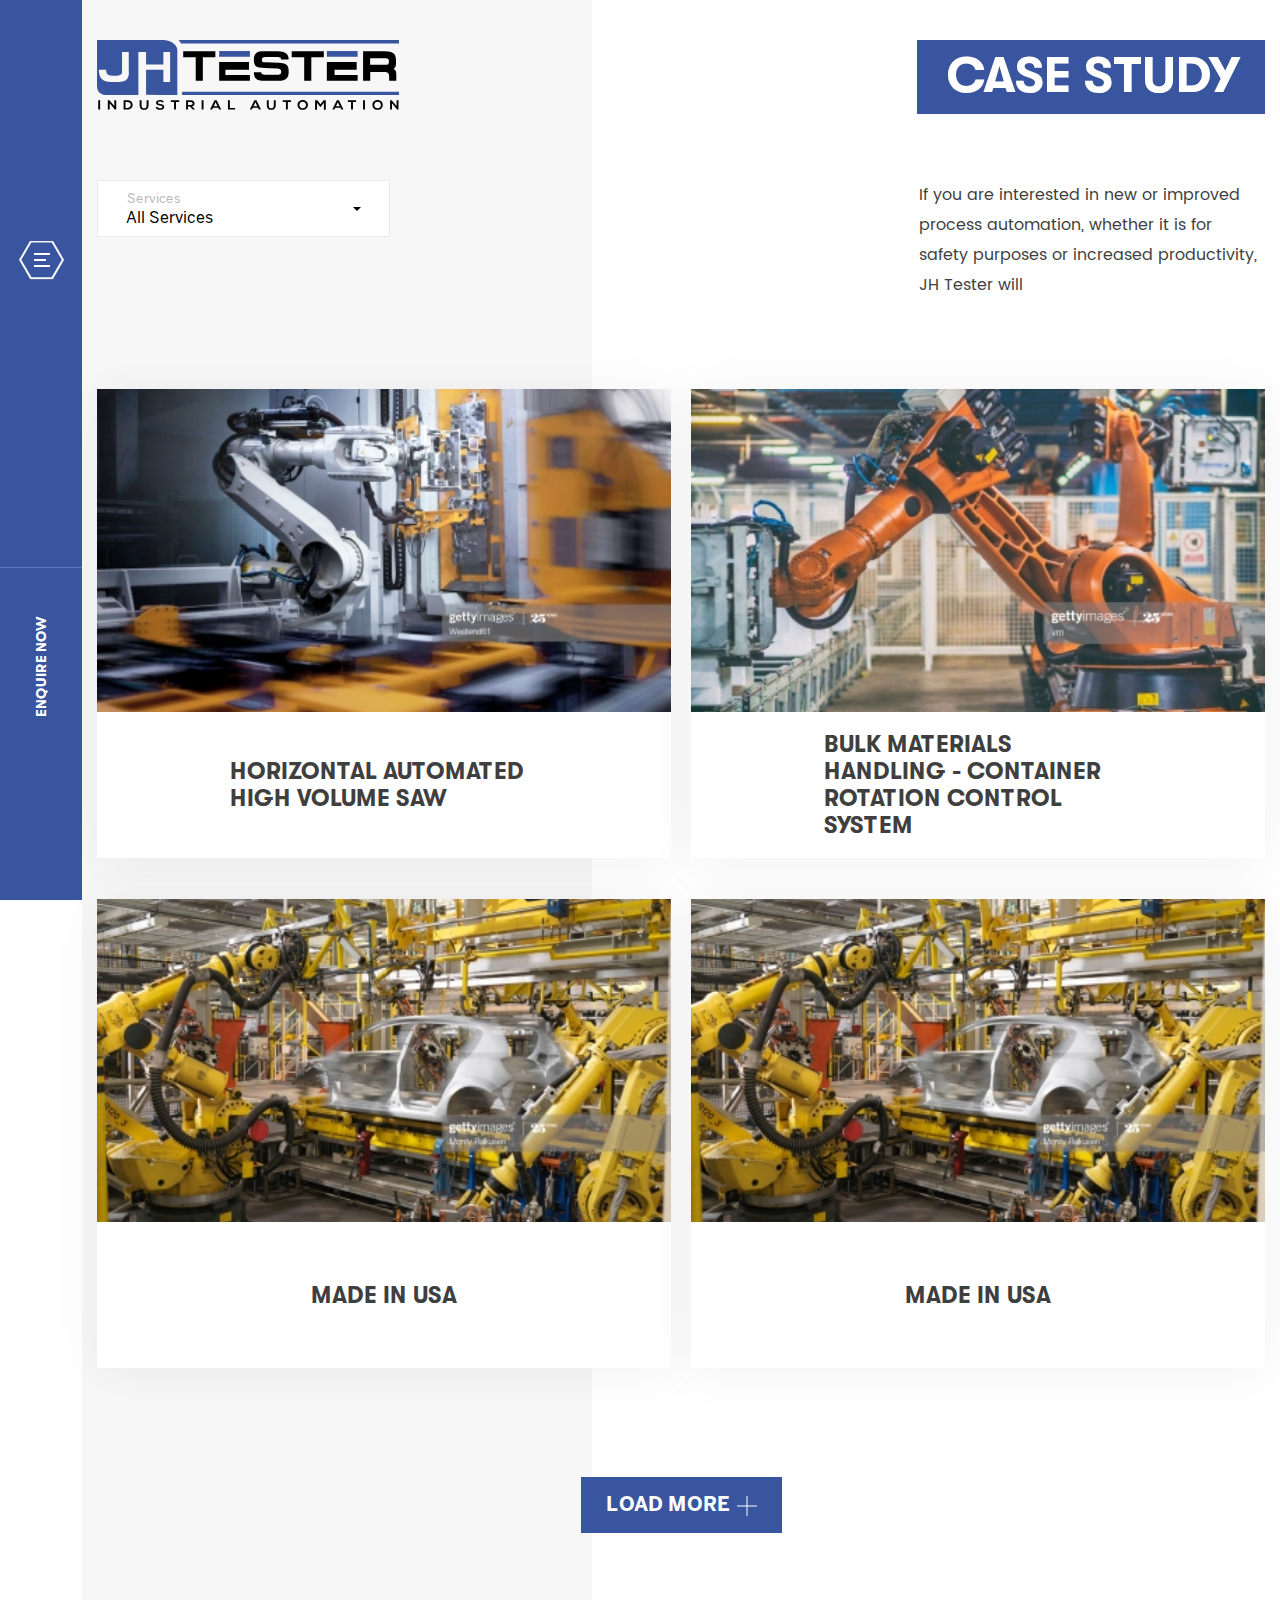
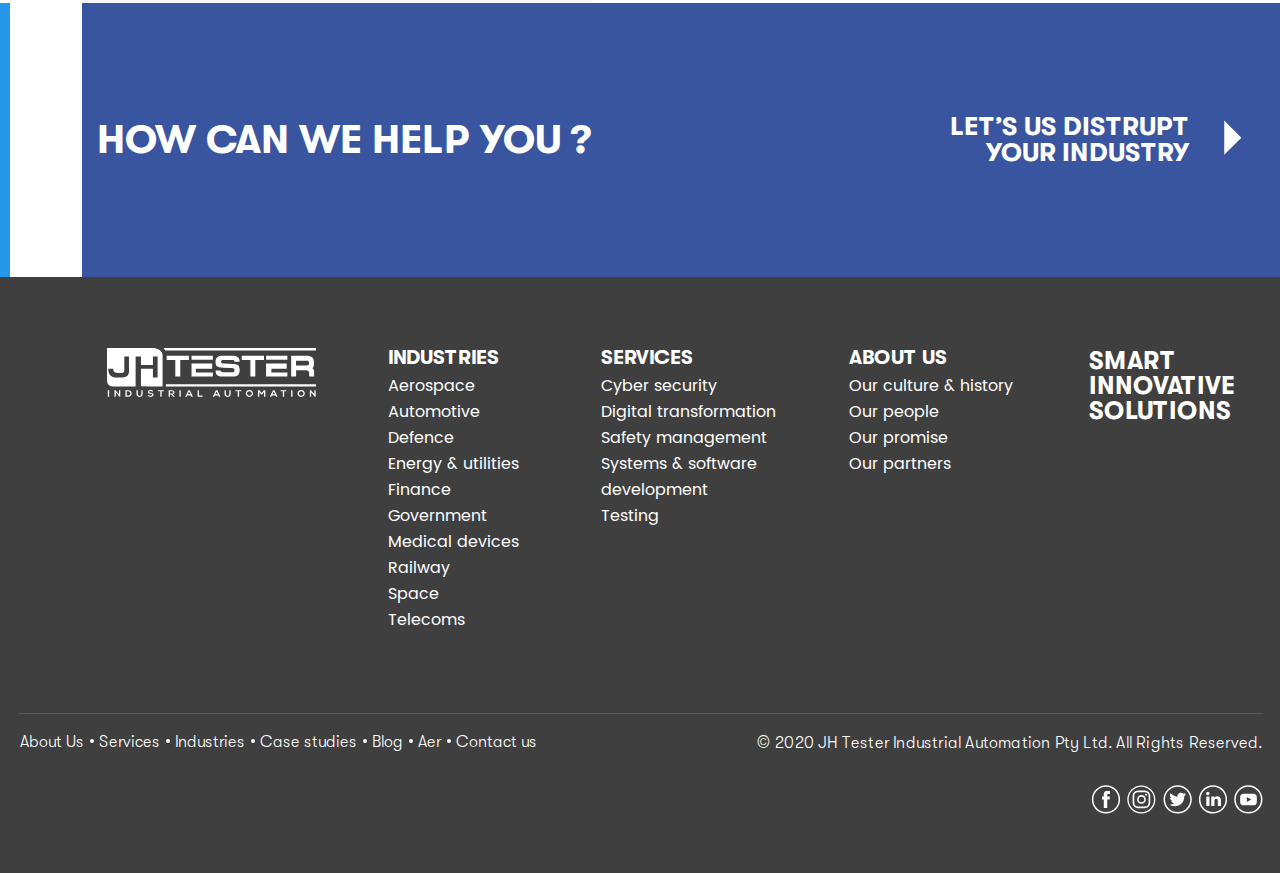
<file: caseStudyLists.html>
<!DOCTYPE html>
<html lang="en">
	<head>
		<meta charset="UTF-8">
		<title>JHT</title>
		<meta name="format-detection" content="telephone=no">
		<meta name="viewport" content="width=device-width, initial-scale=1.0">
		<!-- <meta name="robots" content="noindex, nofollow"> -->
		<!-- <meta name="viewport" content="width=device-width, initial-scale=1.0, maximum-scale=1.0, user-scalable=0"> -->
		<!-- <link rel="shortcut icon" href="favicon.ico"> -->
		<link rel="stylesheet" href="css/style.min.css">
	</head>
	<body>
		<div class="wrapper">
			<div class="navigation">
	<div class="navigation__content content-navigation">
		<div class="content-navigation__inner" data-da="navigation,1,992">
			<div class="content-navigation__logo logo">
				<a href="#">
					<img src="img/logo/logo.svg" alt="logo">
				</a>
			</div>
			<nav class="content-navigation__menu main-menu">
				<ul class="main-menu__list">
					<li>
						<a href="#">About Us <span class="hover-hr"></span></a>
						<div class="hr"></div>

						<ul class="main-menu__sublist">
							<li><a href="#">Aerospace</a></li>
							<li><a href="#">Automotive</a></li>
							<li><a href="#">Defence</a></li>
							<li><a href="#">Energy & utilities</a></li>
							<li><a href="#">Finance</a></li>
							<li><a href="#">Government</a></li>
							<li><a href="#">Medical devices</a></li>

						</ul>
					</li>
					<li>
						<a href="#">Services<span class="hover-hr"></span></a>
						<div class="hr"></div>
						<ul class="main-menu__sublist">
							<li><a href="#">Aerospace</a></li>
							<li><a href="#">Automotive</a></li>
							<li><a href="#">Defence</a></li>
							<li><a href="#">Energy & utilities</a></li>
							<li><a href="#">Finance</a></li>
							<li><a href="#">Government</a></li>
							<li><a href="#">Medical devices</a></li>
							<li><a href="#">Railway</a></li>
							<li><a href="#">Space</a></li>
							<li><a href="#">Telecoms</a></li>
						</ul>
					</li>
					<li>
						<a href="#">Industries<span class="hover-hr"></span></a>
						<div class="hr"></div>
						<ul class="main-menu__sublist">
							<li><a href="#">Aerospace</a></li>
							<li><a href="#">Automotive</a></li>
							<li><a href="#">Defence</a></li>
							<li><a href="#">Energy & utilities</a></li>
							<li><a href="#">Finance</a></li>
							<li><a href="#">Government</a></li>
							<li><a href="#">Medical devices</a></li>
							<li><a href="#">Railway</a></li>
							<li><a href="#">Space</a></li>
						</ul>
					</li>
					<li>
						<a href="#">Case studies<span class="hover-hr"></span></a>
						<div class="hr"></div>
						<ul class="main-menu__sublist">
							<li><a href="#">Aerospace</a></li>
							<li><a href="#">Automotive</a></li>
							<li><a href="#">Defence</a></li>
							<li><a href="#">Energy & utilities</a></li>
							<li><a href="#">Finance</a></li>
							<li><a href="#">Government</a></li>
							<li><a href="#">Medical devices</a></li>
							<li><a href="#">Railway</a></li>
						</ul>
					</li>
					<li>
						<a href="#">Blog <span class="hover-hr"></span></a>
						<div class="hr"></div>
						<ul class="main-menu__sublist">
							<li><a href="#">Aerospace</a></li>
							<li><a href="#">Automotive</a></li>
							<li><a href="#">Defence</a></li>
							<li><a href="#">Energy & utilities</a></li>
							<li><a href="#">Finance</a></li>
							<li><a href="#">Government</a></li>
							<li><a href="#">Medical devices</a></li>
							<li><a href="#">Railway</a></li>
							<li><a href="#">Space</a></li>
							<li><a href="#">Telecoms</a></li>
						</ul>
					</li>
				<li>
						<a href="#">Contact us <span class="hover-hr"></span></a>
						<div class="hr"></div>
						<ul class="main-menu__sublist">
							<li><a href="#">Aerospace</a></li>
							<li><a href="#">Automotive</a></li>
							<li><a href="#">Defence</a></li>
							<li><a href="#">Energy & utilities</a></li>
							<li><a href="#">Finance</a></li>
							<li><a href="#">Government</a></li>
							<li><a href="#">Medical devices</a></li>
							<li><a href="#">Railway</a></li>
							<li><a href="#">Space</a></li>
							<li><a href="#">Telecoms</a></li>
						</ul>
					</li>
					<li>
						<a href="#">Automation efficiency review<span class="hover-hr"></span></a>
						<div class="hr"></div>
						<ul class="main-menu__sublist">
							<li><a href="#">Aerospace</a></li>
							<li><a href="#">Automotive</a></li>
							<li><a href="#">Defence</a></li>
							<li><a href="#">Energy & utilities</a></li>
							<li><a href="#">Finance</a></li>
							<li><a href="#">Government</a></li>
							<li><a href="#">Medical devices</a></li>
							<li><a href="#">Railway</a></li>
							<li><a href="#">Space</a></li>
							<li><a href="#">Telecoms</a></li>
						</ul>
					</li> 
				</ul> 
			</nav>

			<div class="content-navigation__copy">
				© 2020 JH TESTER Industrial Automation Pty Ltd.  All Rights Reserved.
			</div>
		</div>

		<div class="navigation__form-wrap" data-da="navigation,2,992">
			<form action="/" class="navigation__form from-navigation">
				<div class="from-navigation__title">
					Get in touch with us.
				</div>

				<div class="from-navigation__inputs-wrap">
					<div class="from-navigation__item">
						<div class="from-navigation__item-wrap">
							<label for="name">First Name</label>
							<input autocomplete="off" id="name" type="text" name="form[]" data-value="Michael" class="from-navigation__input input req">
						</div>	
					</div>
					<div class="from-navigation__item">
						<div class="from-navigation__item-wrap">
							<label for="lastname">Last Name</label>
							<input autocomplete="off" id="lastname" type="text" name="form[]" data-value="Bei" class="from-navigation__input input req">							
						</div>
					</div>
					<div class="from-navigation__item">
						<div class="from-navigation__item-wrap">
							<label for="email">Email address</label>
							<input autocomplete="off" id="email" type="text" name="form[]" data-value="John@domain.com" class="from-navigation__input input email req">							
						</div>
					</div>
					<div class="from-navigation__item">
						<div class="from-navigation__item-wrap">
							<label for="phone">Phone Number</label>
							<input autocomplete="off" id="phone" type="text" name="form[]" data-value="+1 917 9055909" class="from-navigation__input input phone req">							
						</div>
					</div>
					<div class="from-navigation__item">
						<div class="from-navigation__item-wrap">
							<label for="company">Company</label>
							<input autocomplete="off" id="company" type="text" name="form[]" data-value="TheCompany" class="from-navigation__input input ">							
						</div>
					</div>
					<div class="from-navigation__item">
						<div class="from-navigation__item-wrap">
							<label for="position">Position</label>
							<input autocomplete="off" id="position" type="text" name="form[]" data-value="General Manager" class="from-navigation__input input ">							
						</div>
					</div>
				</div>
				<div class="from-navigation__submit-wrap">
					<button class="form-contact__submit btn-submit" type="submit"><span>send</span><span class="plus"></span></button>
				</div>

				<div class="from-navigation__agree">
					by submitting this form you agree to our <a href="#">privacy policy</a>.
				</div>
			</form>
		</div>
	</div>
	<div class="navigation__btn-box">
		<div class="navigation__burger">
			<div class="burger-wrap">
				<div class="burger">
					<span></span>
					<span></span>
					<span></span> 
					<span></span>
				</div>
			</div>
		</div>
		<div class="navigation__enquire-now">
			<span>Enquire Now</span>
		</div>
	</div>
</div>
			<main class="page">
				
				<section class="case-study">
					<div class="case-study__body">
						<div class="case-study__aside">
							<div class="aside-case-study">
								<div class="aside-case-study__logo logo">
									<a href="#">
										<img src="img/logo/logo-colored.svg" alt="logo">
									</a>
								</div>
								<div class="aside-case-study__title-wrap">
									<div class="aside-case-study__title">
										CASE STUDY
									</div>
								</div>
							
								<form class="aside-case-study__form" action="/">
									<div class="aside-case-study__wrap select-block">
										<div class="select__label">Services</div>
										<select name="select" class="aside-case-study-select">
											<option value="1" selected="selected">All Services</option>
											<option value="2">All Services 1</option>
											<option value="3">All Services 2</option>
											<option value="4">All Services 3</option>
											<option value="5">All Services 4</option>
											<option value="5">All Services 5</option>
											<option value="5">All Services 6</option>
											<option value="5">All Services 7</option>
											<option value="5">All Services 8</option>
										</select>
									</div>
								</form>
								<div class="aside-case-study__text">
									If you are interested in new or improved process automation, whether it is for safety purposes or increased productivity, JH Tester will
								</div>
							</div>
						</div>
						
						<div class="case-study__cards">
							<ul class="case-study-cards-list">
								<li>
									<div class="case-study-card">
										<div class="case-study-card__inner">
											<div class="case-study-card__img">
												<img src="img/caseStudyLists/01.jpg" alt="photo">
											</div>
											<div class="case-study-card__hever-box">
												<div class="case-study-card__title">
													Horizontal Automated High Volume Saw
												</div>
												<div class="case-study-card__text">
													If you are interested in new or improved process automation, whether it is for safety purposes or increased productivity, JH Tester will provide you with the best and
												</div>
												<a href="#">
													<span class="plus"></span>
												</a>
											</div>
										</div>
									</div>
								</li>
								<li>
									<div class="case-study-card">
										<div class="case-study-card__inner">
											<div class="case-study-card__img">
												<img src="img/caseStudyLists/02.jpg" alt="photo">
											</div>
											<div class="case-study-card__hever-box">
												<div class="case-study-card__title">
													Bulk Materials Handling - Container Rotation Control System 
												</div>
												<div class="case-study-card__text">
													If you are interested in new or improved process automation, whether it is for safety purposes or increased productivity, JH Tester will provide you with the best and

												</div>

												<a href="#">
													<span class="plus"></span>
												</a>
											</div>
										</div>
									</div>
								</li>
								<li>
									<div class="case-study-card">
										<div class="case-study-card__inner">
											<div class="case-study-card__img">
												<img src="img/caseStudyLists/03.jpg" alt="photo">
											</div>
											<div class="case-study-card__hever-box">
												<div class="case-study-card__title">
													Made in USA
												</div>
												<div class="case-study-card__text">
													If you are interested in new or improved process automation, whether it is for safety purposes or increased productivity, JH Tester will provide you with the best and

												</div>
												<a href="#">
													<span class="plus"></span>
												</a>
											</div>
										</div>
									</div>
								</li>
								<li>
									<div class="case-study-card">
										<div class="case-study-card__inner">
											<div class="case-study-card__img">
												<img src="img/caseStudyLists/03.jpg" alt="photo">
											</div>
											<div class="case-study-card__hever-box">
												<div class="case-study-card__title">
													Made in USA
												</div>
												<div class="case-study-card__text">
													If you are interested in new or improved process automation, whether it is for safety purposes or increased productivity, JH Tester will provide you with the best and

												</div>
												<a href="#">
													<span class="plus"></span>
												</a>
											</div>
										</div>
									</div>
								</li>
							</ul>
							<div class="case-study__load-more-btn load-more-btn">
								<a href="#">load more<span class="plus"></span></a>
							</div>
						</div>
					</div>
				</section>

				<section class="sup-footer">
					<div class="sup-footer__body">
						<div class="sup-footer__title">
							how can we help you ?
						</div>
						<div class="sup-footer__link">
							<a href="#">
								Let’s Us distrupt your Industry
								<span class="triangle">
									<svg xmlns="http://www.w3.org/2000/svg" width="18" height="35" viewBox="0 0 18 35"><g><g><path fill="#fff" d="M.25.58l17.085 17.085L.25 34.75z"/></g></g></svg>
								</span>
							</a>
						</div>
					</div>
				</section>
			</main>
		</div>
			<footer class="footer">
	<div class="footer__body">
		<div class="footer__top">
			<div class="footer__column footer__column_1">
				<div class="footer__logo logo">
					<a href="#">
						<img src="img/logo/logo.svg" alt="logo">
					</a>
				</div>
			</div>
			<div class="footer__column footer__column_2">
				<div class="footer__title">
					Industries
				</div>
				<ul class="footer__list">
					<li><a href="#">Aerospace</a></li>
					<li><a href="#">Automotive</a></li>
					<li><a href="#">Defence</a></li>
					<li><a href="#">Energy & utilities</a></li>
					<li><a href="#">Finance</a></li>
					<li><a href="#">Government</a></li>
					<li><a href="#">Medical devices</a></li>
					<li><a href="#">Railway</a></li>
					<li><a href="#">Space</a></li>
					<li><a href="#">Telecoms</a></li>
				</ul>
			</div>
			<div class="footer__column footer__column_3">
				<div class="footer__title">
					Services
				</div>
				<ul class="footer__list">
					<li><a href="#">Cyber security</a></li>
					<li><a href="#">Digital transformation</a></li>
					<li><a href="#">Safety management</a></li>
					<li><a href="#">Systems & software development</a></li>
					<li><a href="#">Testing</a></li>
				</ul>
			</div>
			<div class="footer__column footer__column_4">
				<div class="footer__title">
					About Us
				</div>
				<ul class="footer__list">
					<li><a href="#">Our culture & history</a></li>
					<li><a href="#">Our people</a></li>
					<li><a href="#">Our promise</a></li>
					<li><a href="#">Our partners</a></li>
				</ul>
			</div>
			<div class="footer__column footer__column_5">
				<div class="footer__title footer__title_big">
					Smart
					Innovative 
					Solutions 
				</div>
			</div>
		</div>
		<div class="footer__bottom bottom-footer">
			<div class="bottom-footer__row bottom-footer__row_1">
				<nav class="bottom-footer__nav">
					<ul class="bottom-footer__menu-list">
						<li><a href="#">About Us</a></li>
						<li><a href="#">Services</a></li>
						<li><a href="#">Industries</a></li>
						<li><a href="#">Case studies</a></li>
						<li><a href="#">Blog</a></li>
						<li><a href="#">Aer</a></li> 
						<li><a href="#">Contact us</a></li>
					</ul> 
				</nav>

				<div class="bottom-footer__copy" data-da="bottom-footer__row_2,1,991">
					© 2020 JH Tester Industrial Automation Pty Ltd.  All Rights Reserved.
				</div>				
			</div>
			<div class="bottom-footer__row bottom-footer__row_2">
				<ul class="bottom-footer__social">
					<li><a href="#">
						<svg xmlns="http://www.w3.org/2000/svg" width="29" height="29" viewBox="0 0 29 29"><g><g><g><g><path fill="#fff" d="M27.612 14.448c0 6.958-5.661 12.619-12.619 12.619S2.374 21.406 2.374 14.448 8.034 1.83 14.993 1.83c6.957 0 12.619 5.66 12.619 12.618zm1.518 0C29.13 6.653 22.788.311 14.993.311 7.198.311.856 6.653.856 14.448c0 7.795 6.342 14.137 14.137 14.137 7.795 0 14.137-6.342 14.137-14.137z"/></g></g><g><g><path fill="#fff" d="M12.776 14.515v8.193c0 .118.095.214.213.214h3.043a.213.213 0 0 0 .214-.214v-8.327h2.206c.11 0 .203-.085.212-.195l.212-2.51a.213.213 0 0 0-.213-.23h-2.418v-1.78c0-.418.339-.756.756-.756h1.7a.214.214 0 0 0 .214-.213v-2.51a.214.214 0 0 0-.214-.213h-2.873a3.052 3.052 0 0 0-3.052 3.053v2.419h-1.521a.213.213 0 0 0-.214.213v2.509c0 .118.096.213.214.213h1.521z"/></g></g></g></g></svg>
					</a></li>
					<li><a href="#">
						<svg xmlns="http://www.w3.org/2000/svg" width="29" height="29" viewBox="0 0 29 29"><g><g><g><path fill="#fff" d="M21.59 17.849a3.657 3.657 0 0 1-3.658 3.656h-7.028a3.657 3.657 0 0 1-3.657-3.656V10.82a3.657 3.657 0 0 1 3.657-3.657h7.028a3.657 3.657 0 0 1 3.657 3.657zm1.667-7.029a5.325 5.325 0 0 0-5.325-5.325h-7.028A5.325 5.325 0 0 0 5.58 10.82v7.029a5.324 5.324 0 0 0 5.325 5.324h7.028a5.325 5.325 0 0 0 5.325-5.324zm-8.809 6.425a2.8 2.8 0 0 1-2.796-2.797 2.8 2.8 0 0 1 2.796-2.796 2.8 2.8 0 0 1 2.797 2.796 2.8 2.8 0 0 1-2.797 2.797zm0-7.163a4.37 4.37 0 0 0-4.365 4.366 4.37 4.37 0 0 0 4.365 4.366 4.37 4.37 0 0 0 4.366-4.366 4.37 4.37 0 0 0-4.366-4.366zm4.62-1.332a1.04 1.04 0 1 0 .001 2.08 1.04 1.04 0 0 0 0-2.08zm7.976 5.698c0 7.009-5.702 12.71-12.711 12.71s-12.71-5.701-12.71-12.71c0-7.009 5.701-12.71 12.71-12.71 7.009 0 12.71 5.701 12.71 12.71zm1.334 0c0-7.744-6.3-14.045-14.045-14.045C6.589.403.288 6.704.288 14.448s6.3 14.045 14.045 14.045c7.744 0 14.045-6.3 14.045-14.045z"/></g></g></g></svg>
					</a></li>
					<li><a href="#">
						<svg xmlns="http://www.w3.org/2000/svg" width="29" height="29" viewBox="0 0 29 29"><g><g><g><g><path fill="#fff" d="M27.291 14.448c0 6.958-5.66 12.619-12.618 12.619S2.055 21.406 2.055 14.448 7.715 1.83 14.673 1.83 27.29 7.49 27.29 14.448zm1.52 0C28.81 6.653 22.467.311 14.672.311S.536 6.653.536 14.448c0 7.795 6.342 14.137 14.137 14.137 7.795 0 14.137-6.342 14.137-14.137z"/></g></g><g><g><g><path fill="#fff" d="M22.798 9.289c-.523.237-1.1.38-1.664.475.268-.045.663-.53.821-.727.241-.3.442-.64.554-1.009.015-.029.026-.065-.003-.087-.037-.014-.06-.007-.088.008a8.516 8.516 0 0 1-1.977.756c-.058.015-.1 0-.137-.036-.057-.065-.111-.126-.173-.177a3.5 3.5 0 0 0-.957-.587 3.336 3.336 0 0 0-1.47-.236 3.511 3.511 0 0 0-1.393.394c-.432.225-.817.539-1.124.918a3.458 3.458 0 0 0-.672 1.345c-.115.473-.106.941-.035 1.42.01.079.004.09-.068.079-2.716-.404-4.967-1.376-6.794-3.458-.08-.09-.122-.09-.188.007-.8 1.198-.411 3.124.588 4.07.133.126.27.252.417.368-.054.01-.718-.061-1.31-.368-.08-.05-.12-.021-.127.069-.007.13.004.248.022.389.153 1.215.995 2.338 2.147 2.777.136.058.288.108.435.133-.262.058-.533.099-1.285.04-.094-.018-.13.029-.094.119.566 1.542 1.787 2 2.701 2.262.123.022.245.022.368.05-.007.012-.015.012-.022.022-.303.462-1.355.807-1.844.978-.891.311-1.862.452-2.803.358-.15-.021-.182-.02-.223 0-.041.026-.005.062.043.101.191.126.386.238.584.346a9.288 9.288 0 0 0 1.873.75c3.366.93 7.158.246 9.685-2.265 1.985-1.972 2.68-4.692 2.68-7.415 0-.106.127-.165.202-.221.516-.388.926-.853 1.312-1.371.086-.117.08-.22.08-.263V9.29c0-.044.006-.03-.061 0z"/></g></g><g><g><path fill="#fff" d="M11.276 21.176c1.395 0 .067 0 0 0"/></g></g><g><g><path fill="#fff" d="M11.276 21.176c-.022.002-.272 0 0 0"/></g></g><g><g><path fill="#fff" d="M11.83 21.19c0-.027.292 0 0 0"/></g></g><g><g><path fill="#fff" d="M17.659 7.682c-.019.015-.043.015-.068 0"/></g></g></g></g></g></svg>
					</a></li>
					<li><a href="#">
						<svg xmlns="http://www.w3.org/2000/svg" width="28" height="29" viewBox="0 0 28 29"><g><g><g><g><g><path fill="#fff" d="M26.608 14.448c0 6.945-5.65 12.595-12.595 12.595-6.944 0-12.594-5.65-12.594-12.595S7.069 1.854 14.013 1.854c6.945 0 12.595 5.65 12.595 12.594zm1.518 0c0-7.782-6.331-14.113-14.113-14.113C6.231.335-.1 6.666-.1 14.448c0 7.782 6.331 14.113 14.113 14.113 7.782 0 14.113-6.33 14.113-14.113z"/></g></g><g><g><g><path fill="#fff" d="M7.528 21.028h2.72c.13 0 .235-.105.235-.236v-9.128a.236.236 0 0 0-.235-.236h-2.72a.236.236 0 0 0-.236.236v9.128c0 .13.106.236.236.236zm14.464-5.505c0-2.949-1.575-4.32-3.675-4.32-1.696 0-2.452.933-2.877 1.585v.032h-.02c.005-.01.014-.02.02-.032v-1.124a.236.236 0 0 0-.235-.236H12.49a.235.235 0 0 0-.235.238c.028 1.489 0 7.82-.006 9.126 0 .13.105.236.236.236h2.72c.13 0 .235-.106.235-.236v-5.126c0-.288.022-.573.106-.778.232-.574.755-1.167 1.637-1.167 1.156 0 1.617.88 1.617 2.17v4.901c0 .13.106.236.236.236h2.72c.13 0 .236-.105.236-.236v-5.27z"/></g></g></g></g><g><g><path fill="#fff" d="M7.084 8.498a1.709 1.709 0 1 1 3.417 0 1.709 1.709 0 0 1-3.417 0z"/></g></g></g></g></svg>
					</a></li>
					<li><a href="#">
						<svg xmlns="http://www.w3.org/2000/svg" width="29" height="29" viewBox="0 0 29 29"><g><g><g><g><path fill="#fff" d="M26.971 14.448c0 6.958-5.66 12.619-12.618 12.619S1.735 21.406 1.735 14.448 7.395 1.83 14.353 1.83s12.618 5.66 12.618 12.618zm1.519 0C28.49 6.653 22.15.311 14.353.311 6.558.311.216 6.653.216 14.448c0 7.796 6.342 14.137 14.137 14.137 7.795 0 14.137-6.341 14.137-14.137z"/></g></g><g><g><g><path fill="#fff" d="M16.877 14.733l-3.756 2.06c-.163.088-.31-.03-.31-.216V12.35c0-.188.152-.306.315-.213l3.781 2.168c.167.095.139.337-.03.428zm5.94-2.429a3.63 3.63 0 0 0-3.63-3.63H9.771a3.63 3.63 0 0 0-3.63 3.63v4.413a3.63 3.63 0 0 0 3.63 3.63h9.416a3.63 3.63 0 0 0 3.63-3.63z"/></g></g></g></g></g></svg>
					</a></li>
				</ul>
			</div>
		</div>
	</div>
</footer>

		<script src="js/libs.min.js"></script>
		<script src="js/main.min.js"></script>
	</body>
</html>
</file>
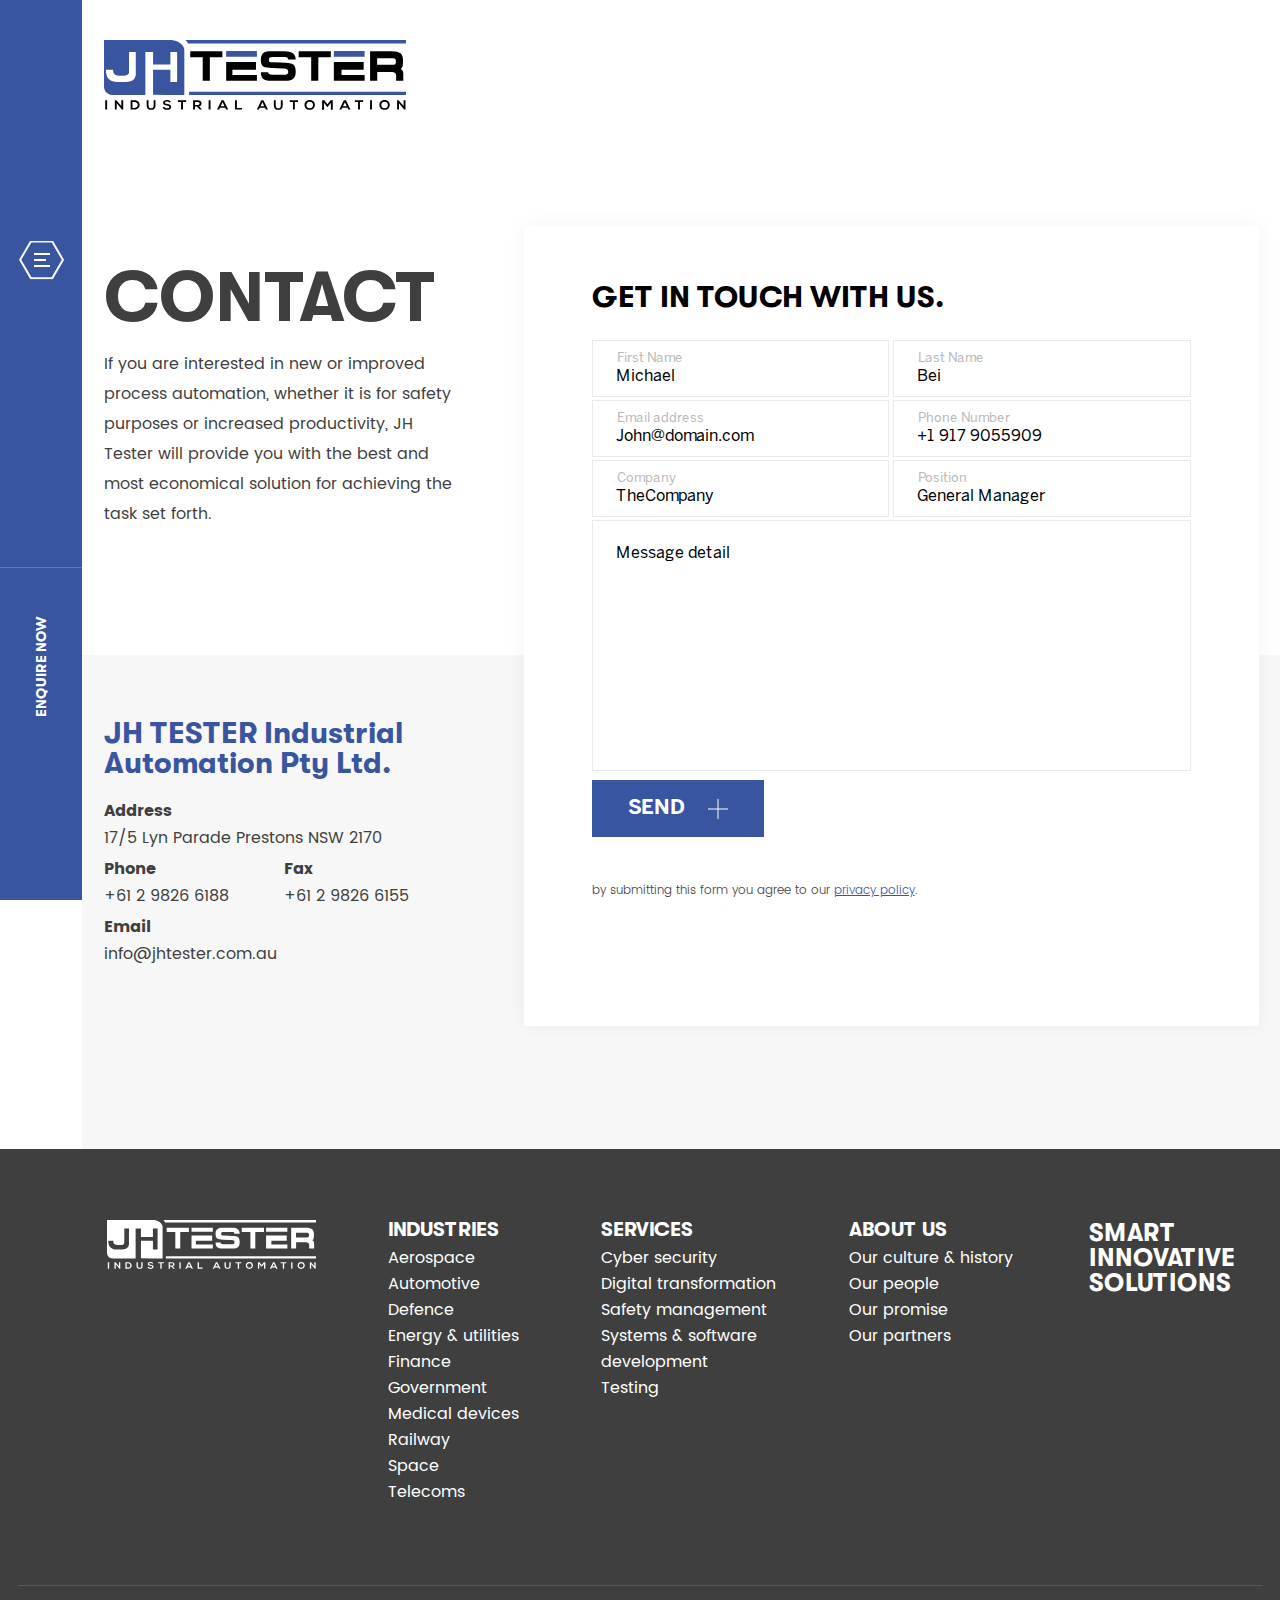
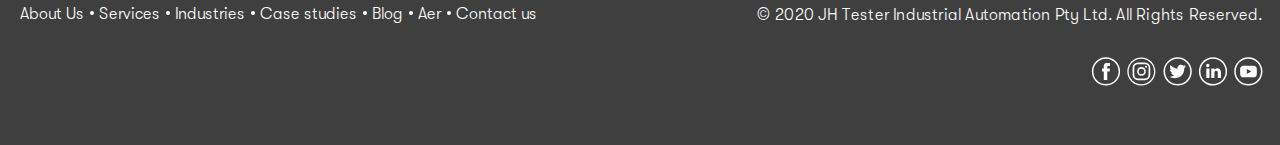
<file: contact.html>
<!DOCTYPE html>
 <html lang="en">
 	<head>
 		<meta charset="UTF-8">
 		<title>JHT</title>
 		<meta name="format-detection" content="telephone=no">
 		<meta name="viewport" content="width=device-width, initial-scale=1.0">
 		<!-- <meta name="robots" content="noindex, nofollow"> -->
 		<!-- <meta name="viewport" content="width=device-width, initial-scale=1.0, maximum-scale=1.0, user-scalable=0"> -->
 		<!-- <link rel="shortcut icon" href="favicon.ico"> -->
 		<link rel="stylesheet" href="css/style.min.css">
 	</head>
 	<body>
 		<div class="wrapper">
 			<div class="navigation">
	<div class="navigation__content content-navigation">
		<div class="content-navigation__inner" data-da="navigation,1,992">
			<div class="content-navigation__logo logo">
				<a href="#">
					<img src="img/logo/logo.svg" alt="logo">
				</a>
			</div>
			<nav class="content-navigation__menu main-menu">
				<ul class="main-menu__list">
					<li>
						<a href="#">About Us <span class="hover-hr"></span></a>
						<div class="hr"></div>

						<ul class="main-menu__sublist">
							<li><a href="#">Aerospace</a></li>
							<li><a href="#">Automotive</a></li>
							<li><a href="#">Defence</a></li>
							<li><a href="#">Energy & utilities</a></li>
							<li><a href="#">Finance</a></li>
							<li><a href="#">Government</a></li>
							<li><a href="#">Medical devices</a></li>

						</ul>
					</li>
					<li>
						<a href="#">Services<span class="hover-hr"></span></a>
						<div class="hr"></div>
						<ul class="main-menu__sublist">
							<li><a href="#">Aerospace</a></li>
							<li><a href="#">Automotive</a></li>
							<li><a href="#">Defence</a></li>
							<li><a href="#">Energy & utilities</a></li>
							<li><a href="#">Finance</a></li>
							<li><a href="#">Government</a></li>
							<li><a href="#">Medical devices</a></li>
							<li><a href="#">Railway</a></li>
							<li><a href="#">Space</a></li>
							<li><a href="#">Telecoms</a></li>
						</ul>
					</li>
					<li>
						<a href="#">Industries<span class="hover-hr"></span></a>
						<div class="hr"></div>
						<ul class="main-menu__sublist">
							<li><a href="#">Aerospace</a></li>
							<li><a href="#">Automotive</a></li>
							<li><a href="#">Defence</a></li>
							<li><a href="#">Energy & utilities</a></li>
							<li><a href="#">Finance</a></li>
							<li><a href="#">Government</a></li>
							<li><a href="#">Medical devices</a></li>
							<li><a href="#">Railway</a></li>
							<li><a href="#">Space</a></li>
						</ul>
					</li>
					<li>
						<a href="#">Case studies<span class="hover-hr"></span></a>
						<div class="hr"></div>
						<ul class="main-menu__sublist">
							<li><a href="#">Aerospace</a></li>
							<li><a href="#">Automotive</a></li>
							<li><a href="#">Defence</a></li>
							<li><a href="#">Energy & utilities</a></li>
							<li><a href="#">Finance</a></li>
							<li><a href="#">Government</a></li>
							<li><a href="#">Medical devices</a></li>
							<li><a href="#">Railway</a></li>
						</ul>
					</li>
					<li>
						<a href="#">Blog <span class="hover-hr"></span></a>
						<div class="hr"></div>
						<ul class="main-menu__sublist">
							<li><a href="#">Aerospace</a></li>
							<li><a href="#">Automotive</a></li>
							<li><a href="#">Defence</a></li>
							<li><a href="#">Energy & utilities</a></li>
							<li><a href="#">Finance</a></li>
							<li><a href="#">Government</a></li>
							<li><a href="#">Medical devices</a></li>
							<li><a href="#">Railway</a></li>
							<li><a href="#">Space</a></li>
							<li><a href="#">Telecoms</a></li>
						</ul>
					</li>
				<li>
						<a href="#">Contact us <span class="hover-hr"></span></a>
						<div class="hr"></div>
						<ul class="main-menu__sublist">
							<li><a href="#">Aerospace</a></li>
							<li><a href="#">Automotive</a></li>
							<li><a href="#">Defence</a></li>
							<li><a href="#">Energy & utilities</a></li>
							<li><a href="#">Finance</a></li>
							<li><a href="#">Government</a></li>
							<li><a href="#">Medical devices</a></li>
							<li><a href="#">Railway</a></li>
							<li><a href="#">Space</a></li>
							<li><a href="#">Telecoms</a></li>
						</ul>
					</li>
					<li>
						<a href="#">Automation efficiency review<span class="hover-hr"></span></a>
						<div class="hr"></div>
						<ul class="main-menu__sublist">
							<li><a href="#">Aerospace</a></li>
							<li><a href="#">Automotive</a></li>
							<li><a href="#">Defence</a></li>
							<li><a href="#">Energy & utilities</a></li>
							<li><a href="#">Finance</a></li>
							<li><a href="#">Government</a></li>
							<li><a href="#">Medical devices</a></li>
							<li><a href="#">Railway</a></li>
							<li><a href="#">Space</a></li>
							<li><a href="#">Telecoms</a></li>
						</ul>
					</li> 
				</ul> 
			</nav>

			<div class="content-navigation__copy">
				© 2020 JH TESTER Industrial Automation Pty Ltd.  All Rights Reserved.
			</div>
		</div>

		<div class="navigation__form-wrap" data-da="navigation,2,992">
			<form action="/" class="navigation__form from-navigation">
				<div class="from-navigation__title">
					Get in touch with us.
				</div>

				<div class="from-navigation__inputs-wrap">
					<div class="from-navigation__item">
						<div class="from-navigation__item-wrap">
							<label for="name">First Name</label>
							<input autocomplete="off" id="name" type="text" name="form[]" data-value="Michael" class="from-navigation__input input req">
						</div>	
					</div>
					<div class="from-navigation__item">
						<div class="from-navigation__item-wrap">
							<label for="lastname">Last Name</label>
							<input autocomplete="off" id="lastname" type="text" name="form[]" data-value="Bei" class="from-navigation__input input req">							
						</div>
					</div>
					<div class="from-navigation__item">
						<div class="from-navigation__item-wrap">
							<label for="email">Email address</label>
							<input autocomplete="off" id="email" type="text" name="form[]" data-value="John@domain.com" class="from-navigation__input input email req">							
						</div>
					</div>
					<div class="from-navigation__item">
						<div class="from-navigation__item-wrap">
							<label for="phone">Phone Number</label>
							<input autocomplete="off" id="phone" type="text" name="form[]" data-value="+1 917 9055909" class="from-navigation__input input phone req">							
						</div>
					</div>
					<div class="from-navigation__item">
						<div class="from-navigation__item-wrap">
							<label for="company">Company</label>
							<input autocomplete="off" id="company" type="text" name="form[]" data-value="TheCompany" class="from-navigation__input input ">							
						</div>
					</div>
					<div class="from-navigation__item">
						<div class="from-navigation__item-wrap">
							<label for="position">Position</label>
							<input autocomplete="off" id="position" type="text" name="form[]" data-value="General Manager" class="from-navigation__input input ">							
						</div>
					</div>
				</div>
				<div class="from-navigation__submit-wrap">
					<button class="form-contact__submit btn-submit" type="submit"><span>send</span><span class="plus"></span></button>
				</div>

				<div class="from-navigation__agree">
					by submitting this form you agree to our <a href="#">privacy policy</a>.
				</div>
			</form>
		</div>
	</div>
	<div class="navigation__btn-box">
		<div class="navigation__burger">
			<div class="burger-wrap">
				<div class="burger">
					<span></span>
					<span></span>
					<span></span> 
					<span></span>
				</div>
			</div>
		</div>
		<div class="navigation__enquire-now">
			<span>Enquire Now</span>
		</div>
	</div>
</div>
 			<main class="page">
 				<section class="contact">
 					<div class="contact__body">
 						<div class="contact__logo logo">
 							<a href="#">
 								<img src="img/logo/logo-colored.svg" alt="logo">
 							</a>
 						</div>
 						<div class="contact__inner">
 							<div class="contact__column contact__column_1">
 								<div class="contact__info info-contact">
 									<div class="info-contact__header">
 										<div class="info-contact__title">
 											contact
 										</div>
 										<div class="info-contact__text">
 											<p>
 												If you are interested in new or improved process automation, whether it is for safety purposes or increased productivity, JH Tester will provide you with the best and most economical solution for achieving the task set forth.
 											</p>
 										</div>
 									</div>

 									<div class="info-contact__data">
 										<div class="info-contact__company-name">
 											JH TESTER Industrial 
 											Automation Pty Ltd.
 										</div>
 										<ul class="info-contact__list list-contact-data">
 											<li class="list-contact-data__address">
 												<div class="list-contact-data__title">
 													Address 
 												</div>
 												<div class="list-contact-data__text">
 													17/5 Lyn Parade Prestons NSW 2170
 												</div>
 											</li>
 											<li class="list-contact-data__phone">
 												<div class="list-contact-data__title">
 													Phone 
 												</div>
 												<div class="list-contact-data__text">
 													<a href="#">+61 2 9826 6188</a>
 												</div>
 											</li>
 											<li class="list-contact-data__fax">
 												<div class="list-contact-data__title">
 													Fax 
 												</div>
 												<div class="list-contact-data__text">
 													<a href="#">+61 2 9826 6155</a>
 												</div>
 											</li>
 											<li class="list-contact-data__email">
 												<div class="list-contact-data__title">
 													Email 
 												</div>
 												<div class="list-contact-data__text">
 													<a href="#">info@jhtester.com.au</a>
 												</div>
 											</li>
 										</ul>
 									</div>
 								</div>
 							</div>
 							<div class="contact__column contact__column_2">
 								<div class="contact__form-wrap">
 									<form action="/" class="form-contact">
 										<div class="form-contact__title">
 											Get in touch with us.
 										</div>

 										<div class="form-contact__inputs-wrap">
 											<div class="form-contact__item">
 												<div class="form-contact__item-wrap">
 													<label for="name">First Name</label>
 													<input autocomplete="off" id="name" type="text" name="form[]" data-value="Michael" class="form-contact__input input req">
 												</div>	
 											</div>
 											<div class="form-contact__item">
 												<div class="form-contact__item-wrap">
 													<label for="lastname">Last Name</label>
 													<input autocomplete="off" id="lastname" type="text" name="form[]" data-value="Bei" class="form-contact__input input req">							
 												</div>
 											</div>
 											<div class="form-contact__item">
 												<div class="form-contact__item-wrap">
 													<label for="email">Email address</label>
 													<input autocomplete="off" id="email" type="text" name="form[]" data-value="John@domain.com" class="form-contact__input input email req">							
 												</div>
 											</div>
 											<div class="form-contact__item">
 												<div class="form-contact__item-wrap">
 													<label for="phone">Phone Number</label>
 													<input autocomplete="off" id="phone" type="text" name="form[]" data-value="+1 917 9055909" class="form-contact__input input phone req">							
 												</div>
 											</div>
 											<div class="form-contact__item">
 												<div class="form-contact__item-wrap">
 													<label for="company">Company</label>
 													<input autocomplete="off" id="company" type="text" name="form[]" data-value="TheCompany" class="form-contact__input input ">							
 												</div>
 											</div>
 											<div class="form-contact__item">
 												<div class="form-contact__item-wrap">
 													<label for="position">Position</label>
 													<input autocomplete="off" id="position" type="text" name="form[]" data-value="General Manager" class="form-contact__input input ">							
 												</div>
 											</div>

 											<div class="form-contact__item form-contact__item_textarea">
 												<div class="form-contact__item-wrap form-contact__item-wrap_textarea">
 													<textarea autocomplete="off" name="form[]" data-value="Message detail" class="form-contact__input form-contact__input_textarea textarea"></textarea>							
 												</div>
 											</div>
 										</div>
 										<div class="form-contact__submit-wrap">
 											<button class="form-contact__submit btn-submit" type="submit"><span>send</span><span class="plus"></span></button>
 										</div>

 										<div class="form-contact__agree">
 											by submitting this form you agree to our <a href="#">privacy policy</a>.
 										</div>
 									</form>
 								</div>
 							</div>
 						</div>
 					</div>
 				</section>
 			</main>
 		</div>
 			<footer class="footer">
	<div class="footer__body">
		<div class="footer__top">
			<div class="footer__column footer__column_1">
				<div class="footer__logo logo">
					<a href="#">
						<img src="img/logo/logo.svg" alt="logo">
					</a>
				</div>
			</div>
			<div class="footer__column footer__column_2">
				<div class="footer__title">
					Industries
				</div>
				<ul class="footer__list">
					<li><a href="#">Aerospace</a></li>
					<li><a href="#">Automotive</a></li>
					<li><a href="#">Defence</a></li>
					<li><a href="#">Energy & utilities</a></li>
					<li><a href="#">Finance</a></li>
					<li><a href="#">Government</a></li>
					<li><a href="#">Medical devices</a></li>
					<li><a href="#">Railway</a></li>
					<li><a href="#">Space</a></li>
					<li><a href="#">Telecoms</a></li>
				</ul>
			</div>
			<div class="footer__column footer__column_3">
				<div class="footer__title">
					Services
				</div>
				<ul class="footer__list">
					<li><a href="#">Cyber security</a></li>
					<li><a href="#">Digital transformation</a></li>
					<li><a href="#">Safety management</a></li>
					<li><a href="#">Systems & software development</a></li>
					<li><a href="#">Testing</a></li>
				</ul>
			</div>
			<div class="footer__column footer__column_4">
				<div class="footer__title">
					About Us
				</div>
				<ul class="footer__list">
					<li><a href="#">Our culture & history</a></li>
					<li><a href="#">Our people</a></li>
					<li><a href="#">Our promise</a></li>
					<li><a href="#">Our partners</a></li>
				</ul>
			</div>
			<div class="footer__column footer__column_5">
				<div class="footer__title footer__title_big">
					Smart
					Innovative 
					Solutions 
				</div>
			</div>
		</div>
		<div class="footer__bottom bottom-footer">
			<div class="bottom-footer__row bottom-footer__row_1">
				<nav class="bottom-footer__nav">
					<ul class="bottom-footer__menu-list">
						<li><a href="#">About Us</a></li>
						<li><a href="#">Services</a></li>
						<li><a href="#">Industries</a></li>
						<li><a href="#">Case studies</a></li>
						<li><a href="#">Blog</a></li>
						<li><a href="#">Aer</a></li> 
						<li><a href="#">Contact us</a></li>
					</ul> 
				</nav>

				<div class="bottom-footer__copy" data-da="bottom-footer__row_2,1,991">
					© 2020 JH Tester Industrial Automation Pty Ltd.  All Rights Reserved.
				</div>				
			</div>
			<div class="bottom-footer__row bottom-footer__row_2">
				<ul class="bottom-footer__social">
					<li><a href="#">
						<svg xmlns="http://www.w3.org/2000/svg" width="29" height="29" viewBox="0 0 29 29"><g><g><g><g><path fill="#fff" d="M27.612 14.448c0 6.958-5.661 12.619-12.619 12.619S2.374 21.406 2.374 14.448 8.034 1.83 14.993 1.83c6.957 0 12.619 5.66 12.619 12.618zm1.518 0C29.13 6.653 22.788.311 14.993.311 7.198.311.856 6.653.856 14.448c0 7.795 6.342 14.137 14.137 14.137 7.795 0 14.137-6.342 14.137-14.137z"/></g></g><g><g><path fill="#fff" d="M12.776 14.515v8.193c0 .118.095.214.213.214h3.043a.213.213 0 0 0 .214-.214v-8.327h2.206c.11 0 .203-.085.212-.195l.212-2.51a.213.213 0 0 0-.213-.23h-2.418v-1.78c0-.418.339-.756.756-.756h1.7a.214.214 0 0 0 .214-.213v-2.51a.214.214 0 0 0-.214-.213h-2.873a3.052 3.052 0 0 0-3.052 3.053v2.419h-1.521a.213.213 0 0 0-.214.213v2.509c0 .118.096.213.214.213h1.521z"/></g></g></g></g></svg>
					</a></li>
					<li><a href="#">
						<svg xmlns="http://www.w3.org/2000/svg" width="29" height="29" viewBox="0 0 29 29"><g><g><g><path fill="#fff" d="M21.59 17.849a3.657 3.657 0 0 1-3.658 3.656h-7.028a3.657 3.657 0 0 1-3.657-3.656V10.82a3.657 3.657 0 0 1 3.657-3.657h7.028a3.657 3.657 0 0 1 3.657 3.657zm1.667-7.029a5.325 5.325 0 0 0-5.325-5.325h-7.028A5.325 5.325 0 0 0 5.58 10.82v7.029a5.324 5.324 0 0 0 5.325 5.324h7.028a5.325 5.325 0 0 0 5.325-5.324zm-8.809 6.425a2.8 2.8 0 0 1-2.796-2.797 2.8 2.8 0 0 1 2.796-2.796 2.8 2.8 0 0 1 2.797 2.796 2.8 2.8 0 0 1-2.797 2.797zm0-7.163a4.37 4.37 0 0 0-4.365 4.366 4.37 4.37 0 0 0 4.365 4.366 4.37 4.37 0 0 0 4.366-4.366 4.37 4.37 0 0 0-4.366-4.366zm4.62-1.332a1.04 1.04 0 1 0 .001 2.08 1.04 1.04 0 0 0 0-2.08zm7.976 5.698c0 7.009-5.702 12.71-12.711 12.71s-12.71-5.701-12.71-12.71c0-7.009 5.701-12.71 12.71-12.71 7.009 0 12.71 5.701 12.71 12.71zm1.334 0c0-7.744-6.3-14.045-14.045-14.045C6.589.403.288 6.704.288 14.448s6.3 14.045 14.045 14.045c7.744 0 14.045-6.3 14.045-14.045z"/></g></g></g></svg>
					</a></li>
					<li><a href="#">
						<svg xmlns="http://www.w3.org/2000/svg" width="29" height="29" viewBox="0 0 29 29"><g><g><g><g><path fill="#fff" d="M27.291 14.448c0 6.958-5.66 12.619-12.618 12.619S2.055 21.406 2.055 14.448 7.715 1.83 14.673 1.83 27.29 7.49 27.29 14.448zm1.52 0C28.81 6.653 22.467.311 14.672.311S.536 6.653.536 14.448c0 7.795 6.342 14.137 14.137 14.137 7.795 0 14.137-6.342 14.137-14.137z"/></g></g><g><g><g><path fill="#fff" d="M22.798 9.289c-.523.237-1.1.38-1.664.475.268-.045.663-.53.821-.727.241-.3.442-.64.554-1.009.015-.029.026-.065-.003-.087-.037-.014-.06-.007-.088.008a8.516 8.516 0 0 1-1.977.756c-.058.015-.1 0-.137-.036-.057-.065-.111-.126-.173-.177a3.5 3.5 0 0 0-.957-.587 3.336 3.336 0 0 0-1.47-.236 3.511 3.511 0 0 0-1.393.394c-.432.225-.817.539-1.124.918a3.458 3.458 0 0 0-.672 1.345c-.115.473-.106.941-.035 1.42.01.079.004.09-.068.079-2.716-.404-4.967-1.376-6.794-3.458-.08-.09-.122-.09-.188.007-.8 1.198-.411 3.124.588 4.07.133.126.27.252.417.368-.054.01-.718-.061-1.31-.368-.08-.05-.12-.021-.127.069-.007.13.004.248.022.389.153 1.215.995 2.338 2.147 2.777.136.058.288.108.435.133-.262.058-.533.099-1.285.04-.094-.018-.13.029-.094.119.566 1.542 1.787 2 2.701 2.262.123.022.245.022.368.05-.007.012-.015.012-.022.022-.303.462-1.355.807-1.844.978-.891.311-1.862.452-2.803.358-.15-.021-.182-.02-.223 0-.041.026-.005.062.043.101.191.126.386.238.584.346a9.288 9.288 0 0 0 1.873.75c3.366.93 7.158.246 9.685-2.265 1.985-1.972 2.68-4.692 2.68-7.415 0-.106.127-.165.202-.221.516-.388.926-.853 1.312-1.371.086-.117.08-.22.08-.263V9.29c0-.044.006-.03-.061 0z"/></g></g><g><g><path fill="#fff" d="M11.276 21.176c1.395 0 .067 0 0 0"/></g></g><g><g><path fill="#fff" d="M11.276 21.176c-.022.002-.272 0 0 0"/></g></g><g><g><path fill="#fff" d="M11.83 21.19c0-.027.292 0 0 0"/></g></g><g><g><path fill="#fff" d="M17.659 7.682c-.019.015-.043.015-.068 0"/></g></g></g></g></g></svg>
					</a></li>
					<li><a href="#">
						<svg xmlns="http://www.w3.org/2000/svg" width="28" height="29" viewBox="0 0 28 29"><g><g><g><g><g><path fill="#fff" d="M26.608 14.448c0 6.945-5.65 12.595-12.595 12.595-6.944 0-12.594-5.65-12.594-12.595S7.069 1.854 14.013 1.854c6.945 0 12.595 5.65 12.595 12.594zm1.518 0c0-7.782-6.331-14.113-14.113-14.113C6.231.335-.1 6.666-.1 14.448c0 7.782 6.331 14.113 14.113 14.113 7.782 0 14.113-6.33 14.113-14.113z"/></g></g><g><g><g><path fill="#fff" d="M7.528 21.028h2.72c.13 0 .235-.105.235-.236v-9.128a.236.236 0 0 0-.235-.236h-2.72a.236.236 0 0 0-.236.236v9.128c0 .13.106.236.236.236zm14.464-5.505c0-2.949-1.575-4.32-3.675-4.32-1.696 0-2.452.933-2.877 1.585v.032h-.02c.005-.01.014-.02.02-.032v-1.124a.236.236 0 0 0-.235-.236H12.49a.235.235 0 0 0-.235.238c.028 1.489 0 7.82-.006 9.126 0 .13.105.236.236.236h2.72c.13 0 .235-.106.235-.236v-5.126c0-.288.022-.573.106-.778.232-.574.755-1.167 1.637-1.167 1.156 0 1.617.88 1.617 2.17v4.901c0 .13.106.236.236.236h2.72c.13 0 .236-.105.236-.236v-5.27z"/></g></g></g></g><g><g><path fill="#fff" d="M7.084 8.498a1.709 1.709 0 1 1 3.417 0 1.709 1.709 0 0 1-3.417 0z"/></g></g></g></g></svg>
					</a></li>
					<li><a href="#">
						<svg xmlns="http://www.w3.org/2000/svg" width="29" height="29" viewBox="0 0 29 29"><g><g><g><g><path fill="#fff" d="M26.971 14.448c0 6.958-5.66 12.619-12.618 12.619S1.735 21.406 1.735 14.448 7.395 1.83 14.353 1.83s12.618 5.66 12.618 12.618zm1.519 0C28.49 6.653 22.15.311 14.353.311 6.558.311.216 6.653.216 14.448c0 7.796 6.342 14.137 14.137 14.137 7.795 0 14.137-6.341 14.137-14.137z"/></g></g><g><g><g><path fill="#fff" d="M16.877 14.733l-3.756 2.06c-.163.088-.31-.03-.31-.216V12.35c0-.188.152-.306.315-.213l3.781 2.168c.167.095.139.337-.03.428zm5.94-2.429a3.63 3.63 0 0 0-3.63-3.63H9.771a3.63 3.63 0 0 0-3.63 3.63v4.413a3.63 3.63 0 0 0 3.63 3.63h9.416a3.63 3.63 0 0 0 3.63-3.63z"/></g></g></g></g></g></svg>
					</a></li>
				</ul>
			</div>
		</div>
	</div>
</footer>

 		<script src="js/libs.min.js"></script>
 		<script src="js/main.min.js"></script>
 	</body>
 </html>
</file>
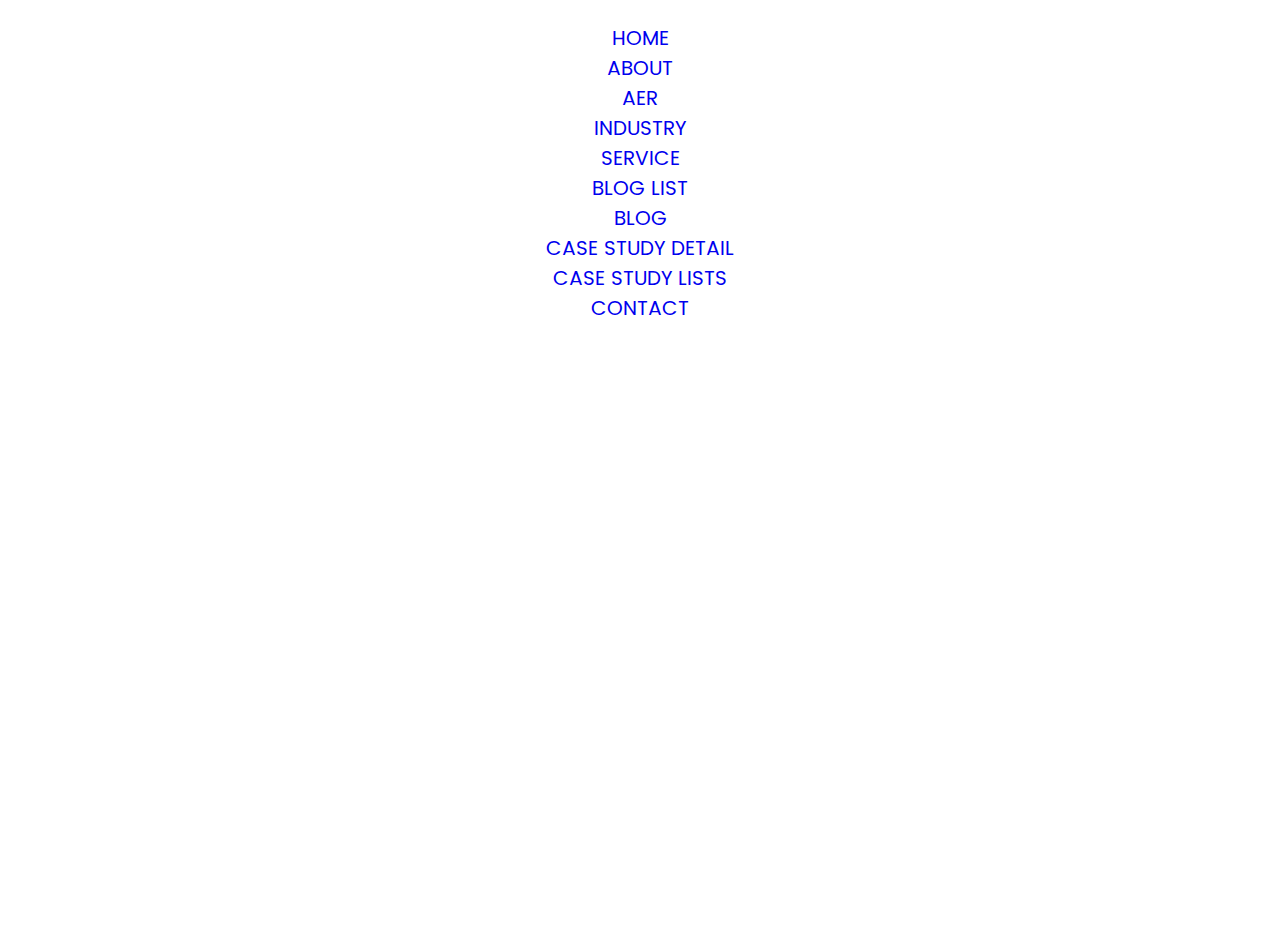
<file: contentPage.html>
<!DOCTYPE html>
<html lang="en">
	<head>
		<meta charset="UTF-8">
		<title>Content Page</title>
		<meta name="format-detection" content="telephone=no">
		<meta name="viewport" content="width=device-width, initial-scale=1.0">
		<!-- <meta name="robots" content="noindex, nofollow"> -->
		<!-- <meta name="viewport" content="width=device-width, initial-scale=1.0, maximum-scale=1.0, user-scalable=0"> -->
		<!-- <link rel="shortcut icon" href="favicon.ico"> -->
		<link rel="stylesheet" href="css/style.min.css">
	</head>
	<body>
		<ul style="max-width: 600px; margin: 0 auto; text-align: center; margin-top: 30px;">
			<li style="margin-bottom: 10px;"><a style="font-size: 20px;" href="index.html">HOME</a></li>
			<li style="margin-bottom: 10px;"><a style="font-size: 20px;" href="about.html">ABOUT</a></li>
			<li style="margin-bottom: 10px;"><a style="font-size: 20px;" href="aer.html">AER</a></li>
			<li style="margin-bottom: 10px;"><a style="font-size: 20px;" href="industry.html">INDUSTRY</a></li>
			<li style="margin-bottom: 10px;"><a style="font-size: 20px;" href="service.html">SERVICE</a></li>
			<li style="margin-bottom: 10px;"><a style="font-size: 20px;" href="blogList.html">BLOG LIST</a></li>
			<li style="margin-bottom: 10px;"><a style="font-size: 20px;" href="bolg.html">BLOG</a></li>
			<li style="margin-bottom: 10px;"><a style="font-size: 20px;" href="caseStudyDetail.html">CASE STUDY DETAIL</a></li>
			<li style="margin-bottom: 10px;"><a style="font-size: 20px;" href="caseStudyLists.html">CASE STUDY LISTS</a></li>
			<li style="margin-bottom: 10px;"><a style="font-size: 20px;" href="contact.html">CONTACT</a></li>
		</ul>
	</body>
</html>
</file>
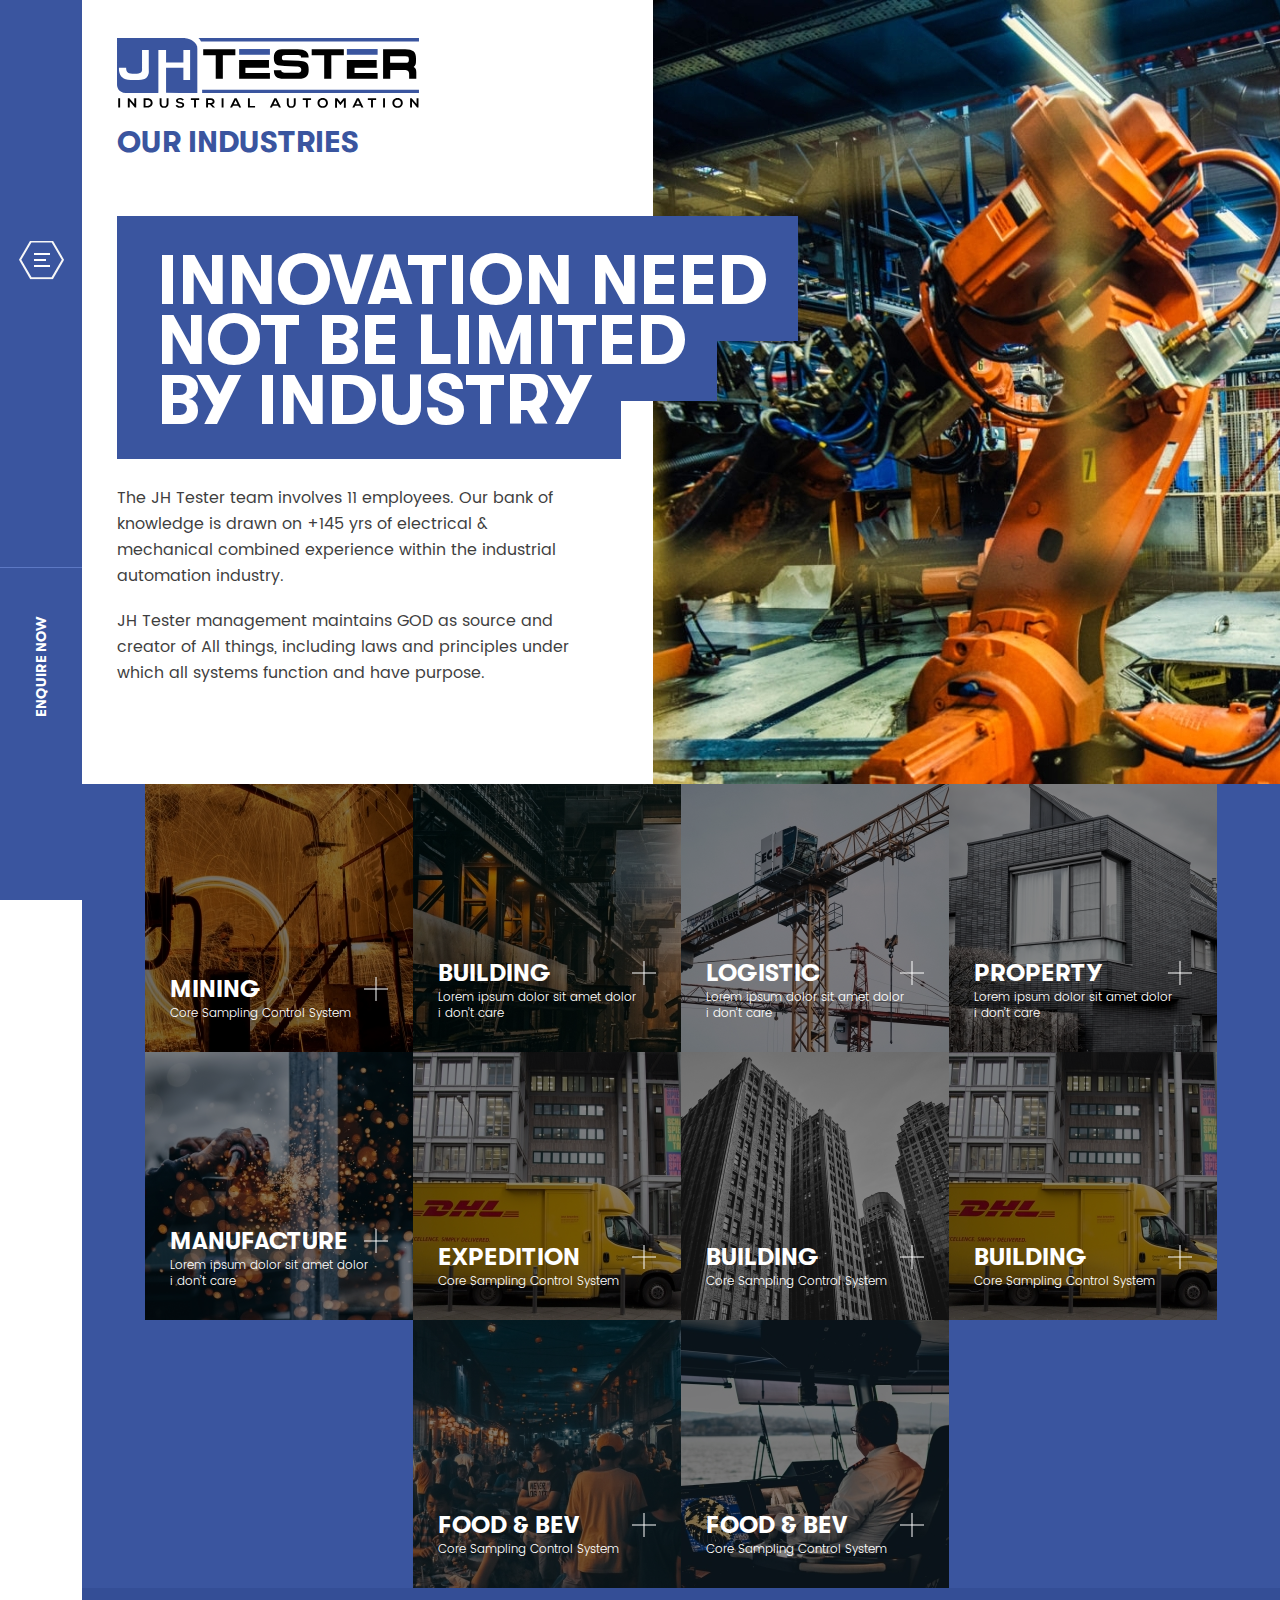
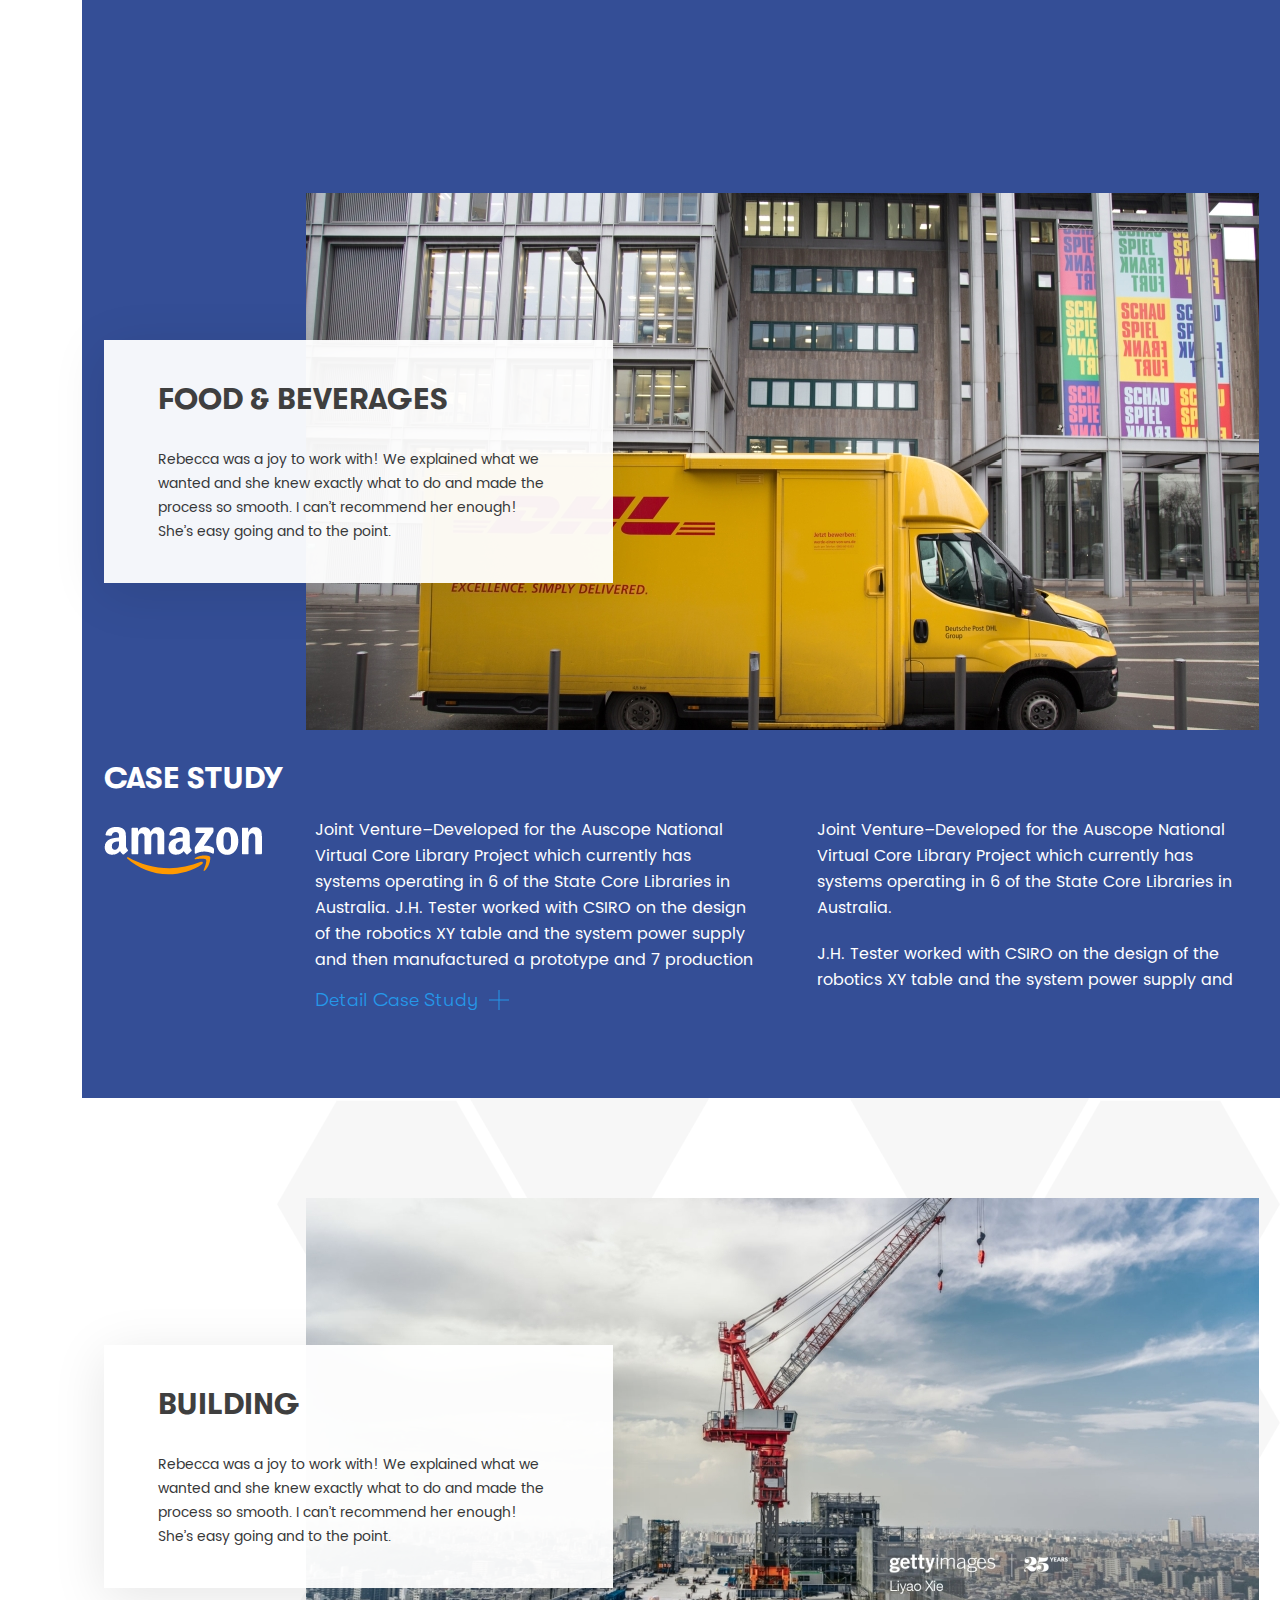
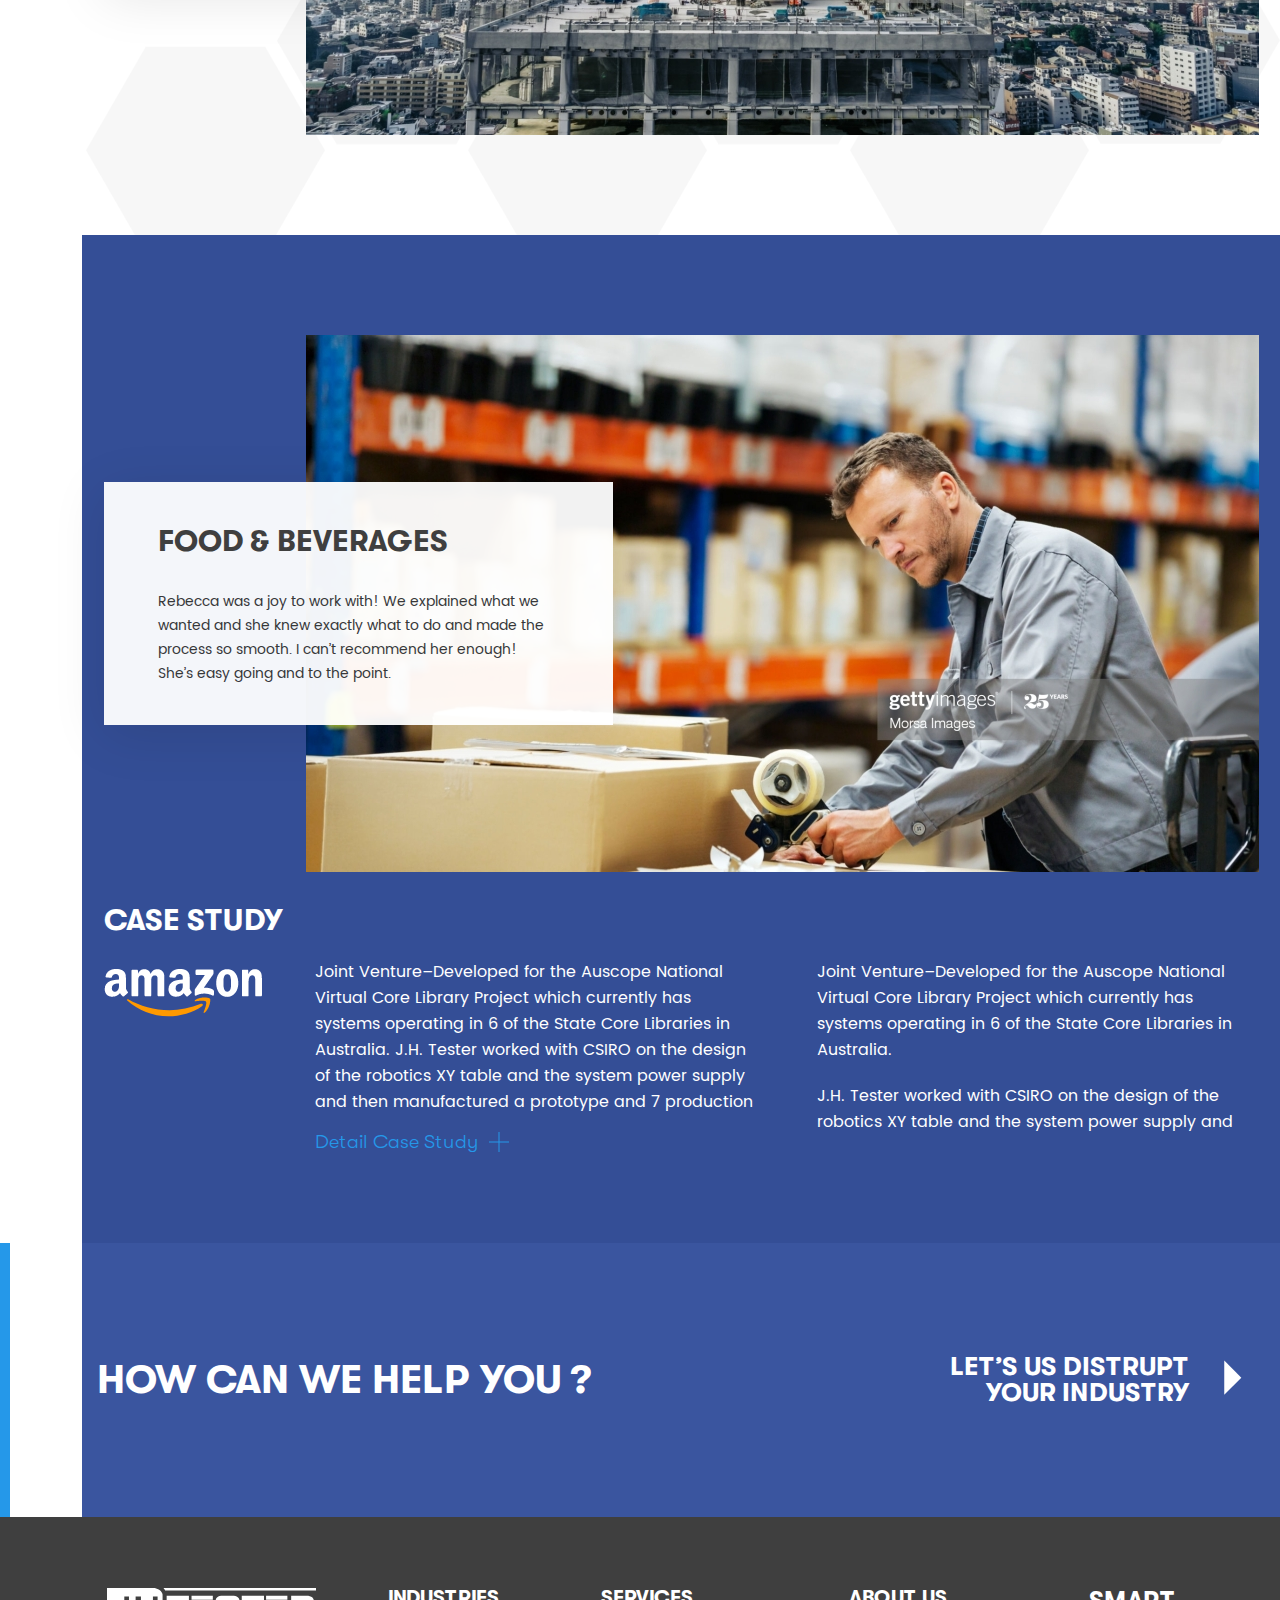
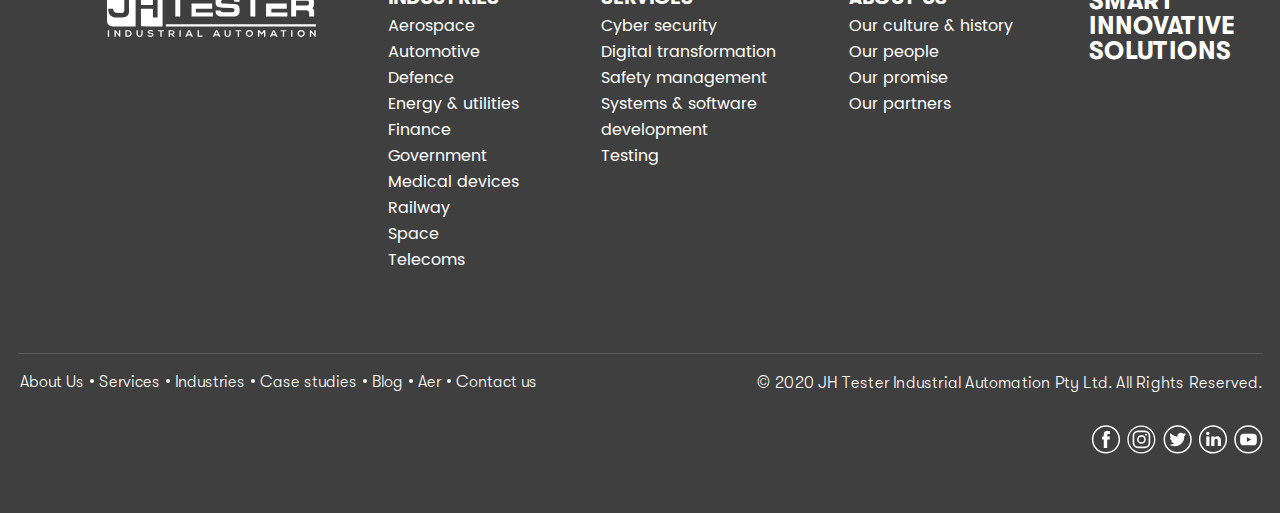
<file: industry.html>
<!DOCTYPE html>
<html lang="en">
	<head>
		<meta charset="UTF-8">
		<title>JHT</title>
		<meta name="format-detection" content="telephone=no">
		<meta name="viewport" content="width=device-width, initial-scale=1.0">
		<!-- <meta name="robots" content="noindex, nofollow"> -->
		<!-- <meta name="viewport" content="width=device-width, initial-scale=1.0, maximum-scale=1.0, user-scalable=0"> -->
		<!-- <link rel="shortcut icon" href="favicon.ico"> -->
		<link rel="stylesheet" href="css/style.min.css">
	</head>
	<body>
		<div class="wrapper">
			<div class="navigation">
	<div class="navigation__content content-navigation">
		<div class="content-navigation__inner" data-da="navigation,1,992">
			<div class="content-navigation__logo logo">
				<a href="#">
					<img src="img/logo/logo.svg" alt="logo">
				</a>
			</div>
			<nav class="content-navigation__menu main-menu">
				<ul class="main-menu__list">
					<li>
						<a href="#">About Us <span class="hover-hr"></span></a>
						<div class="hr"></div>

						<ul class="main-menu__sublist">
							<li><a href="#">Aerospace</a></li>
							<li><a href="#">Automotive</a></li>
							<li><a href="#">Defence</a></li>
							<li><a href="#">Energy & utilities</a></li>
							<li><a href="#">Finance</a></li>
							<li><a href="#">Government</a></li>
							<li><a href="#">Medical devices</a></li>

						</ul>
					</li>
					<li>
						<a href="#">Services<span class="hover-hr"></span></a>
						<div class="hr"></div>
						<ul class="main-menu__sublist">
							<li><a href="#">Aerospace</a></li>
							<li><a href="#">Automotive</a></li>
							<li><a href="#">Defence</a></li>
							<li><a href="#">Energy & utilities</a></li>
							<li><a href="#">Finance</a></li>
							<li><a href="#">Government</a></li>
							<li><a href="#">Medical devices</a></li>
							<li><a href="#">Railway</a></li>
							<li><a href="#">Space</a></li>
							<li><a href="#">Telecoms</a></li>
						</ul>
					</li>
					<li>
						<a href="#">Industries<span class="hover-hr"></span></a>
						<div class="hr"></div>
						<ul class="main-menu__sublist">
							<li><a href="#">Aerospace</a></li>
							<li><a href="#">Automotive</a></li>
							<li><a href="#">Defence</a></li>
							<li><a href="#">Energy & utilities</a></li>
							<li><a href="#">Finance</a></li>
							<li><a href="#">Government</a></li>
							<li><a href="#">Medical devices</a></li>
							<li><a href="#">Railway</a></li>
							<li><a href="#">Space</a></li>
						</ul>
					</li>
					<li>
						<a href="#">Case studies<span class="hover-hr"></span></a>
						<div class="hr"></div>
						<ul class="main-menu__sublist">
							<li><a href="#">Aerospace</a></li>
							<li><a href="#">Automotive</a></li>
							<li><a href="#">Defence</a></li>
							<li><a href="#">Energy & utilities</a></li>
							<li><a href="#">Finance</a></li>
							<li><a href="#">Government</a></li>
							<li><a href="#">Medical devices</a></li>
							<li><a href="#">Railway</a></li>
						</ul>
					</li>
					<li>
						<a href="#">Blog <span class="hover-hr"></span></a>
						<div class="hr"></div>
						<ul class="main-menu__sublist">
							<li><a href="#">Aerospace</a></li>
							<li><a href="#">Automotive</a></li>
							<li><a href="#">Defence</a></li>
							<li><a href="#">Energy & utilities</a></li>
							<li><a href="#">Finance</a></li>
							<li><a href="#">Government</a></li>
							<li><a href="#">Medical devices</a></li>
							<li><a href="#">Railway</a></li>
							<li><a href="#">Space</a></li>
							<li><a href="#">Telecoms</a></li>
						</ul>
					</li>
				<li>
						<a href="#">Contact us <span class="hover-hr"></span></a>
						<div class="hr"></div>
						<ul class="main-menu__sublist">
							<li><a href="#">Aerospace</a></li>
							<li><a href="#">Automotive</a></li>
							<li><a href="#">Defence</a></li>
							<li><a href="#">Energy & utilities</a></li>
							<li><a href="#">Finance</a></li>
							<li><a href="#">Government</a></li>
							<li><a href="#">Medical devices</a></li>
							<li><a href="#">Railway</a></li>
							<li><a href="#">Space</a></li>
							<li><a href="#">Telecoms</a></li>
						</ul>
					</li>
					<li>
						<a href="#">Automation efficiency review<span class="hover-hr"></span></a>
						<div class="hr"></div>
						<ul class="main-menu__sublist">
							<li><a href="#">Aerospace</a></li>
							<li><a href="#">Automotive</a></li>
							<li><a href="#">Defence</a></li>
							<li><a href="#">Energy & utilities</a></li>
							<li><a href="#">Finance</a></li>
							<li><a href="#">Government</a></li>
							<li><a href="#">Medical devices</a></li>
							<li><a href="#">Railway</a></li>
							<li><a href="#">Space</a></li>
							<li><a href="#">Telecoms</a></li>
						</ul>
					</li> 
				</ul> 
			</nav>

			<div class="content-navigation__copy">
				© 2020 JH TESTER Industrial Automation Pty Ltd.  All Rights Reserved.
			</div>
		</div>

		<div class="navigation__form-wrap" data-da="navigation,2,992">
			<form action="/" class="navigation__form from-navigation">
				<div class="from-navigation__title">
					Get in touch with us.
				</div>

				<div class="from-navigation__inputs-wrap">
					<div class="from-navigation__item">
						<div class="from-navigation__item-wrap">
							<label for="name">First Name</label>
							<input autocomplete="off" id="name" type="text" name="form[]" data-value="Michael" class="from-navigation__input input req">
						</div>	
					</div>
					<div class="from-navigation__item">
						<div class="from-navigation__item-wrap">
							<label for="lastname">Last Name</label>
							<input autocomplete="off" id="lastname" type="text" name="form[]" data-value="Bei" class="from-navigation__input input req">							
						</div>
					</div>
					<div class="from-navigation__item">
						<div class="from-navigation__item-wrap">
							<label for="email">Email address</label>
							<input autocomplete="off" id="email" type="text" name="form[]" data-value="John@domain.com" class="from-navigation__input input email req">							
						</div>
					</div>
					<div class="from-navigation__item">
						<div class="from-navigation__item-wrap">
							<label for="phone">Phone Number</label>
							<input autocomplete="off" id="phone" type="text" name="form[]" data-value="+1 917 9055909" class="from-navigation__input input phone req">							
						</div>
					</div>
					<div class="from-navigation__item">
						<div class="from-navigation__item-wrap">
							<label for="company">Company</label>
							<input autocomplete="off" id="company" type="text" name="form[]" data-value="TheCompany" class="from-navigation__input input ">							
						</div>
					</div>
					<div class="from-navigation__item">
						<div class="from-navigation__item-wrap">
							<label for="position">Position</label>
							<input autocomplete="off" id="position" type="text" name="form[]" data-value="General Manager" class="from-navigation__input input ">							
						</div>
					</div>
				</div>
				<div class="from-navigation__submit-wrap">
					<button class="form-contact__submit btn-submit" type="submit"><span>send</span><span class="plus"></span></button>
				</div>

				<div class="from-navigation__agree">
					by submitting this form you agree to our <a href="#">privacy policy</a>.
				</div>
			</form>
		</div>
	</div>
	<div class="navigation__btn-box">
		<div class="navigation__burger">
			<div class="burger-wrap">
				<div class="burger">
					<span></span>
					<span></span>
					<span></span> 
					<span></span>
				</div>
			</div>
		</div>
		<div class="navigation__enquire-now">
			<span>Enquire Now</span>
		</div>
	</div>
</div>
			<main class="page">
				
				<section class="industry content-header">
					<div class="content-header__body">
						<div class="content-header__column content-header__column_1">

							<div class="content-header__text-block">
								<div class="content-header__logo logo">
									<a href="#">
										<img src="img/logo/logo-colored.svg" alt="logo">
									</a>
								</div>

								<div class="content-header__suptitle">
									our industries
								</div>
								<div class="content-header__title-wrap">
									<div class="content-header__title">
										<p>Innovation need</p>
										<p>not be limited</p>
										<p>by industry </p>
									</div>
								</div>
								<div class="content-header__text">
									<p>
										The JH Tester team involves 11 employees. Our bank of knowledge is drawn on +145 yrs of electrical & mechanical combined experience within the industrial automation industry.
									</p>
									<p>
										JH Tester management maintains GOD as source and creator of All things, including laws and principles under which all systems function and have purpose.
									</p>									 
									
								</div>
							</div>

						</div>
						<div class="content-header__column content-header__column_2">
							<div class="content-header__img ibg">
								<img src="img/header/video-preivew.jpg" alt="banner">
							</div>
						</div>
					</div>
				</section>

				<section class="industry industries">

					<div class="industries__resieze-box">
						<div class="industries__cards">

							<a href="#">
								<div class="industries__item card-industries">
									<div class="card-industries__bg-img ibg">
										<img src="img/industries/01.jpg" alt="industries">
									</div>
									<div class="card-industries__text">
										<div class="card-industries__title">
											mining
											<span class="plus"></span>
										</div>
										<div class="card-industries__subtitle">
											Core Sampling Control System 
										</div>
									</div>
								</div>
							</a>

							<a href="#">
								<div class="industries__item card-industries">
									<div class="card-industries__bg-img ibg">
										<img src="img/industries/02.jpg" alt="industries">
									</div>
									<div class="card-industries__text">
										<div class="card-industries__title">
											building
											<span class="plus"></span>
										</div>
										<div class="card-industries__subtitle">
											Lorem ipsum dolor sit amet dolor i don’t care
										</div>
									</div>
								</div>
							</a>

							<a href="#">
								<div class="industries__item card-industries">
									<div class="card-industries__bg-img ibg">
										<img src="img/industries/03.jpg" alt="industries">
									</div>
									<div class="card-industries__text">
										<div class="card-industries__title">
											logistic
											<span class="plus"></span>
										</div>
										<div class="card-industries__subtitle">
											Lorem ipsum dolor sit amet dolor i don’t care 
										</div>
									</div>
								</div>
							</a>

							<a href="#">
								<div class="industries__item card-industries">
									<div class="card-industries__bg-img ibg">
										<img src="img/industries/04.jpg" alt="industries">
									</div>
									<div class="card-industries__text">
										<div class="card-industries__title">
											property
											<span class="plus"></span>
										</div>
										<div class="card-industries__subtitle">
											Lorem ipsum dolor sit amet dolor i don’t care 
										</div>
									</div>
								</div>
							</a>

							<a href="#">
								<div class="industries__item card-industries">
									<div class="card-industries__bg-img ibg">
										<img src="img/industries/05.jpg" alt="industries">
									</div>
									<div class="card-industries__text">
										<div class="card-industries__title">
											manufacture
											<span class="plus"></span>
										</div>
										<div class="card-industries__subtitle">
											Lorem ipsum dolor sit amet dolor i don’t care 
										</div>
									</div>
								</div>
							</a>

							<a href="#">
								<div class="industries__item card-industries">
									<div class="card-industries__bg-img ibg">
										<img src="img/industries/06.jpg" alt="industries">
									</div>
									<div class="card-industries__text">
										<div class="card-industries__title">
											expedition
											<span class="plus"></span>
										</div>
										<div class="card-industries__subtitle">
											Core Sampling Control System 
										</div>
									</div>
								</div>
							</a>

							<a href="#">
								<div class="industries__item card-industries">
									<div class="card-industries__bg-img ibg">
										<img src="img/industries/07.jpg" alt="industries">
									</div>
									<div class="card-industries__text">
										<div class="card-industries__title">
											building
											<span class="plus"></span>
										</div>
										<div class="card-industries__subtitle">
											Core Sampling Control System 
										</div>
									</div>
								</div>
							</a>

							<a href="#">
								<div class="industries__item card-industries">
									<div class="card-industries__bg-img ibg">
										<img src="img/industries/06.jpg" alt="industries">
									</div>
									<div class="card-industries__text">
										<div class="card-industries__title">
											building
											<span class="plus"></span>
										</div>
										<div class="card-industries__subtitle">
											Core Sampling Control System 
										</div>
									</div>
								</div>
							</a>

							<a href="#">
								<div class="industries__item card-industries">
									<div class="card-industries__bg-img ibg">
										<img src="img/industries/08.jpg" alt="industries">
									</div>
									<div class="card-industries__text">
										<div class="card-industries__title">
											food & bev
											<span class="plus"></span>
										</div>
										<div class="card-industries__subtitle">
											Core Sampling Control System 
										</div>
									</div>
								</div>
							</a>

							<a href="#">
								<div class="industries__item card-industries">
									<div class="card-industries__bg-img ibg">
										<img src="img/industries/09.jpg" alt="industries">
									</div>
									<div class="card-industries__text">
										<div class="card-industries__title">
											food & bev
											<span class="plus"></span>
										</div>
										<div class="card-industries__subtitle">
											Core Sampling Control System 
										</div>
									</div>
								</div>
							</a>

						</div>
					</div>
				</section>

				<section class="industry-content-block industry-content-block_1">
					<div class="industry-content-block__body">
						<div class="industry-content-block__row industry-content-block__row_1">
							<div class="industry-content-block__img ibg">
								<img src="img/industry/01.jpg" alt="img">
							</div>
							<div class="industry-content-block__testimonial">
								<div class=" testimonial">
									<div class="testimonial__row testimonial__row_1">
										<div class="testimonial__title">
											food & beverages
										</div>
										
									</div>
									<div class="testimonial__row testimonial__row_2">
										<div class="testimonial__text">
											Rebecca was a joy to work with! We explained what we wanted and she knew exactly what to do and made the process so smooth. I can’t recommend her enough! She’s easy going and to the point.
										</div>
									</div>
								</div>
							</div>
						</div>
						<div class="industry-content-block__row industry-content-block__row_2">
							<div class="industry-content-block__bottom bottom-industry-block-content">
								<div class="bottom-industry-block-content__title">
									case study
								</div>
								<div class="bottom-industry-block-content__text-wrap">
									<div class="bottom-industry-block-content__column bottom-industry-block-content__column_1">
										<div class="logo-amazon">
											<img src="img/industry/logo-amazon.png" alt="amazon">
										</div>
									</div>
									<div class="bottom-industry-block-content__column bottom-industry-block-content__column_2">
										<p>
											Joint Venture–Developed for the Auscope National Virtual Core Library Project which currently has systems operating in 6 of the State Core Libraries in Australia. J.H. Tester worked with CSIRO on the design of the robotics  XY table and the system power supply and then manufactured a prototype and 7 production
										</p>
										<div class="bottom-industry-block-content__link link" data-da="anchor_1,last,767">
											<a href="#">Detail Case Study <span class="plus"></span></a>
										</div>
									</div>
									<div class="bottom-industry-block-content__column bottom-industry-block-content__column_3 anchor_1">
										<p>
											Joint Venture–Developed for the Auscope National Virtual Core Library Project which currently has systems operating in 6 of the State Core Libraries in Australia. 
										</p>
										<p>
											J.H. Tester worked with CSIRO on the design of the robotics  XY table and the system power supply and 
										</p>										
									</div>
								</div>
							</div>
						</div>
					</div>
				</section>

				<section class="industry-content-block industry-content-block_2">
					<div class="industry-content-block__body">
						<div class="industry-content-block__row industry-content-block__row_1">
							<div class="industry-content-block__img ibg">
								<img src="img/industry/02.jpg" alt="img">
							</div>
							<div class="industry-content-block__testimonial">
								<div class=" testimonial">
									<div class="testimonial__row testimonial__row_1">
										<div class="testimonial__title">
											building
										</div>
										
									</div>
									<div class="testimonial__row testimonial__row_2">
										<div class="testimonial__text">
											Rebecca was a joy to work with! We explained what we wanted and she knew exactly what to do and made the process so smooth. I can’t recommend her enough! She’s easy going and to the point.
										</div>
									</div>
								</div>
							</div>
						</div>
					</div>
				</section>

				<section class="industry-content-block industry-content-block_3">
					<div class="industry-content-block__body">
						<div class="industry-content-block__row industry-content-block__row_1">
							<div class="industry-content-block__img ibg">
								<img src="img/industry/03.jpg" alt="img">
							</div>
							<div class="industry-content-block__testimonial">
								<div class=" testimonial">
									<div class="testimonial__row testimonial__row_1">
										<div class="testimonial__title">
											food & beverages
										</div>
										
									</div>
									<div class="testimonial__row testimonial__row_2">
										<div class="testimonial__text">
											Rebecca was a joy to work with! We explained what we wanted and she knew exactly what to do and made the process so smooth. I can’t recommend her enough! She’s easy going and to the point.
										</div>
									</div>
								</div>
							</div>
						</div>
						<div class="industry-content-block__row industry-content-block__row_2">
							<div class="industry-content-block__bottom bottom-industry-block-content">
								<div class="bottom-industry-block-content__title">
									case study
								</div>
								<div class="bottom-industry-block-content__text-wrap">
									<div class="bottom-industry-block-content__column bottom-industry-block-content__column_1">
										<div class="logo-amazon">
											<img src="img/industry/logo-amazon.png" alt="amazon">
										</div>
									</div>
									<div class="bottom-industry-block-content__column bottom-industry-block-content__column_2">
										<p>
											Joint Venture–Developed for the Auscope National Virtual Core Library Project which currently has systems operating in 6 of the State Core Libraries in Australia. J.H. Tester worked with CSIRO on the design of the robotics  XY table and the system power supply and then manufactured a prototype and 7 production
										</p>
										<div class="bottom-industry-block-content__link link" data-da="anchor_2,last,767">
											<a href="#">Detail Case Study <span class="plus"></span></a>
										</div>
									</div>
									<div class="bottom-industry-block-content__column bottom-industry-block-content__column_3 anchor_2">
										<p>
											Joint Venture–Developed for the Auscope National Virtual Core Library Project which currently has systems operating in 6 of the State Core Libraries in Australia. 
										</p>
										<p>
											J.H. Tester worked with CSIRO on the design of the robotics  XY table and the system power supply and 
										</p>										
									</div>
								</div>
							</div>
						</div>
					</div>
				</section>


				<section class="sup-footer">
					<div class="sup-footer__body">
						<div class="sup-footer__title">
							how can we help you ?
						</div>
						<div class="sup-footer__link">
							<a href="#">
								Let’s Us distrupt your Industry
								<span class="triangle">
									<svg xmlns="http://www.w3.org/2000/svg" width="18" height="35" viewBox="0 0 18 35"><g><g><path fill="#fff" d="M.25.58l17.085 17.085L.25 34.75z"/></g></g></svg>
								</span>
							</a>
						</div>
					</div>
				</section>
			</main>
		</div>
			<footer class="footer">
	<div class="footer__body">
		<div class="footer__top">
			<div class="footer__column footer__column_1">
				<div class="footer__logo logo">
					<a href="#">
						<img src="img/logo/logo.svg" alt="logo">
					</a>
				</div>
			</div>
			<div class="footer__column footer__column_2">
				<div class="footer__title">
					Industries
				</div>
				<ul class="footer__list">
					<li><a href="#">Aerospace</a></li>
					<li><a href="#">Automotive</a></li>
					<li><a href="#">Defence</a></li>
					<li><a href="#">Energy & utilities</a></li>
					<li><a href="#">Finance</a></li>
					<li><a href="#">Government</a></li>
					<li><a href="#">Medical devices</a></li>
					<li><a href="#">Railway</a></li>
					<li><a href="#">Space</a></li>
					<li><a href="#">Telecoms</a></li>
				</ul>
			</div>
			<div class="footer__column footer__column_3">
				<div class="footer__title">
					Services
				</div>
				<ul class="footer__list">
					<li><a href="#">Cyber security</a></li>
					<li><a href="#">Digital transformation</a></li>
					<li><a href="#">Safety management</a></li>
					<li><a href="#">Systems & software development</a></li>
					<li><a href="#">Testing</a></li>
				</ul>
			</div>
			<div class="footer__column footer__column_4">
				<div class="footer__title">
					About Us
				</div>
				<ul class="footer__list">
					<li><a href="#">Our culture & history</a></li>
					<li><a href="#">Our people</a></li>
					<li><a href="#">Our promise</a></li>
					<li><a href="#">Our partners</a></li>
				</ul>
			</div>
			<div class="footer__column footer__column_5">
				<div class="footer__title footer__title_big">
					Smart
					Innovative 
					Solutions 
				</div>
			</div>
		</div>
		<div class="footer__bottom bottom-footer">
			<div class="bottom-footer__row bottom-footer__row_1">
				<nav class="bottom-footer__nav">
					<ul class="bottom-footer__menu-list">
						<li><a href="#">About Us</a></li>
						<li><a href="#">Services</a></li>
						<li><a href="#">Industries</a></li>
						<li><a href="#">Case studies</a></li>
						<li><a href="#">Blog</a></li>
						<li><a href="#">Aer</a></li> 
						<li><a href="#">Contact us</a></li>
					</ul> 
				</nav>

				<div class="bottom-footer__copy" data-da="bottom-footer__row_2,1,991">
					© 2020 JH Tester Industrial Automation Pty Ltd.  All Rights Reserved.
				</div>				
			</div>
			<div class="bottom-footer__row bottom-footer__row_2">
				<ul class="bottom-footer__social">
					<li><a href="#">
						<svg xmlns="http://www.w3.org/2000/svg" width="29" height="29" viewBox="0 0 29 29"><g><g><g><g><path fill="#fff" d="M27.612 14.448c0 6.958-5.661 12.619-12.619 12.619S2.374 21.406 2.374 14.448 8.034 1.83 14.993 1.83c6.957 0 12.619 5.66 12.619 12.618zm1.518 0C29.13 6.653 22.788.311 14.993.311 7.198.311.856 6.653.856 14.448c0 7.795 6.342 14.137 14.137 14.137 7.795 0 14.137-6.342 14.137-14.137z"/></g></g><g><g><path fill="#fff" d="M12.776 14.515v8.193c0 .118.095.214.213.214h3.043a.213.213 0 0 0 .214-.214v-8.327h2.206c.11 0 .203-.085.212-.195l.212-2.51a.213.213 0 0 0-.213-.23h-2.418v-1.78c0-.418.339-.756.756-.756h1.7a.214.214 0 0 0 .214-.213v-2.51a.214.214 0 0 0-.214-.213h-2.873a3.052 3.052 0 0 0-3.052 3.053v2.419h-1.521a.213.213 0 0 0-.214.213v2.509c0 .118.096.213.214.213h1.521z"/></g></g></g></g></svg>
					</a></li>
					<li><a href="#">
						<svg xmlns="http://www.w3.org/2000/svg" width="29" height="29" viewBox="0 0 29 29"><g><g><g><path fill="#fff" d="M21.59 17.849a3.657 3.657 0 0 1-3.658 3.656h-7.028a3.657 3.657 0 0 1-3.657-3.656V10.82a3.657 3.657 0 0 1 3.657-3.657h7.028a3.657 3.657 0 0 1 3.657 3.657zm1.667-7.029a5.325 5.325 0 0 0-5.325-5.325h-7.028A5.325 5.325 0 0 0 5.58 10.82v7.029a5.324 5.324 0 0 0 5.325 5.324h7.028a5.325 5.325 0 0 0 5.325-5.324zm-8.809 6.425a2.8 2.8 0 0 1-2.796-2.797 2.8 2.8 0 0 1 2.796-2.796 2.8 2.8 0 0 1 2.797 2.796 2.8 2.8 0 0 1-2.797 2.797zm0-7.163a4.37 4.37 0 0 0-4.365 4.366 4.37 4.37 0 0 0 4.365 4.366 4.37 4.37 0 0 0 4.366-4.366 4.37 4.37 0 0 0-4.366-4.366zm4.62-1.332a1.04 1.04 0 1 0 .001 2.08 1.04 1.04 0 0 0 0-2.08zm7.976 5.698c0 7.009-5.702 12.71-12.711 12.71s-12.71-5.701-12.71-12.71c0-7.009 5.701-12.71 12.71-12.71 7.009 0 12.71 5.701 12.71 12.71zm1.334 0c0-7.744-6.3-14.045-14.045-14.045C6.589.403.288 6.704.288 14.448s6.3 14.045 14.045 14.045c7.744 0 14.045-6.3 14.045-14.045z"/></g></g></g></svg>
					</a></li>
					<li><a href="#">
						<svg xmlns="http://www.w3.org/2000/svg" width="29" height="29" viewBox="0 0 29 29"><g><g><g><g><path fill="#fff" d="M27.291 14.448c0 6.958-5.66 12.619-12.618 12.619S2.055 21.406 2.055 14.448 7.715 1.83 14.673 1.83 27.29 7.49 27.29 14.448zm1.52 0C28.81 6.653 22.467.311 14.672.311S.536 6.653.536 14.448c0 7.795 6.342 14.137 14.137 14.137 7.795 0 14.137-6.342 14.137-14.137z"/></g></g><g><g><g><path fill="#fff" d="M22.798 9.289c-.523.237-1.1.38-1.664.475.268-.045.663-.53.821-.727.241-.3.442-.64.554-1.009.015-.029.026-.065-.003-.087-.037-.014-.06-.007-.088.008a8.516 8.516 0 0 1-1.977.756c-.058.015-.1 0-.137-.036-.057-.065-.111-.126-.173-.177a3.5 3.5 0 0 0-.957-.587 3.336 3.336 0 0 0-1.47-.236 3.511 3.511 0 0 0-1.393.394c-.432.225-.817.539-1.124.918a3.458 3.458 0 0 0-.672 1.345c-.115.473-.106.941-.035 1.42.01.079.004.09-.068.079-2.716-.404-4.967-1.376-6.794-3.458-.08-.09-.122-.09-.188.007-.8 1.198-.411 3.124.588 4.07.133.126.27.252.417.368-.054.01-.718-.061-1.31-.368-.08-.05-.12-.021-.127.069-.007.13.004.248.022.389.153 1.215.995 2.338 2.147 2.777.136.058.288.108.435.133-.262.058-.533.099-1.285.04-.094-.018-.13.029-.094.119.566 1.542 1.787 2 2.701 2.262.123.022.245.022.368.05-.007.012-.015.012-.022.022-.303.462-1.355.807-1.844.978-.891.311-1.862.452-2.803.358-.15-.021-.182-.02-.223 0-.041.026-.005.062.043.101.191.126.386.238.584.346a9.288 9.288 0 0 0 1.873.75c3.366.93 7.158.246 9.685-2.265 1.985-1.972 2.68-4.692 2.68-7.415 0-.106.127-.165.202-.221.516-.388.926-.853 1.312-1.371.086-.117.08-.22.08-.263V9.29c0-.044.006-.03-.061 0z"/></g></g><g><g><path fill="#fff" d="M11.276 21.176c1.395 0 .067 0 0 0"/></g></g><g><g><path fill="#fff" d="M11.276 21.176c-.022.002-.272 0 0 0"/></g></g><g><g><path fill="#fff" d="M11.83 21.19c0-.027.292 0 0 0"/></g></g><g><g><path fill="#fff" d="M17.659 7.682c-.019.015-.043.015-.068 0"/></g></g></g></g></g></svg>
					</a></li>
					<li><a href="#">
						<svg xmlns="http://www.w3.org/2000/svg" width="28" height="29" viewBox="0 0 28 29"><g><g><g><g><g><path fill="#fff" d="M26.608 14.448c0 6.945-5.65 12.595-12.595 12.595-6.944 0-12.594-5.65-12.594-12.595S7.069 1.854 14.013 1.854c6.945 0 12.595 5.65 12.595 12.594zm1.518 0c0-7.782-6.331-14.113-14.113-14.113C6.231.335-.1 6.666-.1 14.448c0 7.782 6.331 14.113 14.113 14.113 7.782 0 14.113-6.33 14.113-14.113z"/></g></g><g><g><g><path fill="#fff" d="M7.528 21.028h2.72c.13 0 .235-.105.235-.236v-9.128a.236.236 0 0 0-.235-.236h-2.72a.236.236 0 0 0-.236.236v9.128c0 .13.106.236.236.236zm14.464-5.505c0-2.949-1.575-4.32-3.675-4.32-1.696 0-2.452.933-2.877 1.585v.032h-.02c.005-.01.014-.02.02-.032v-1.124a.236.236 0 0 0-.235-.236H12.49a.235.235 0 0 0-.235.238c.028 1.489 0 7.82-.006 9.126 0 .13.105.236.236.236h2.72c.13 0 .235-.106.235-.236v-5.126c0-.288.022-.573.106-.778.232-.574.755-1.167 1.637-1.167 1.156 0 1.617.88 1.617 2.17v4.901c0 .13.106.236.236.236h2.72c.13 0 .236-.105.236-.236v-5.27z"/></g></g></g></g><g><g><path fill="#fff" d="M7.084 8.498a1.709 1.709 0 1 1 3.417 0 1.709 1.709 0 0 1-3.417 0z"/></g></g></g></g></svg>
					</a></li>
					<li><a href="#">
						<svg xmlns="http://www.w3.org/2000/svg" width="29" height="29" viewBox="0 0 29 29"><g><g><g><g><path fill="#fff" d="M26.971 14.448c0 6.958-5.66 12.619-12.618 12.619S1.735 21.406 1.735 14.448 7.395 1.83 14.353 1.83s12.618 5.66 12.618 12.618zm1.519 0C28.49 6.653 22.15.311 14.353.311 6.558.311.216 6.653.216 14.448c0 7.796 6.342 14.137 14.137 14.137 7.795 0 14.137-6.341 14.137-14.137z"/></g></g><g><g><g><path fill="#fff" d="M16.877 14.733l-3.756 2.06c-.163.088-.31-.03-.31-.216V12.35c0-.188.152-.306.315-.213l3.781 2.168c.167.095.139.337-.03.428zm5.94-2.429a3.63 3.63 0 0 0-3.63-3.63H9.771a3.63 3.63 0 0 0-3.63 3.63v4.413a3.63 3.63 0 0 0 3.63 3.63h9.416a3.63 3.63 0 0 0 3.63-3.63z"/></g></g></g></g></g></svg>
					</a></li>
				</ul>
			</div>
		</div>
	</div>
</footer>

		<script src="js/libs.min.js"></script>
		<script src="js/main.min.js"></script>
	</body>
</html>
</file>
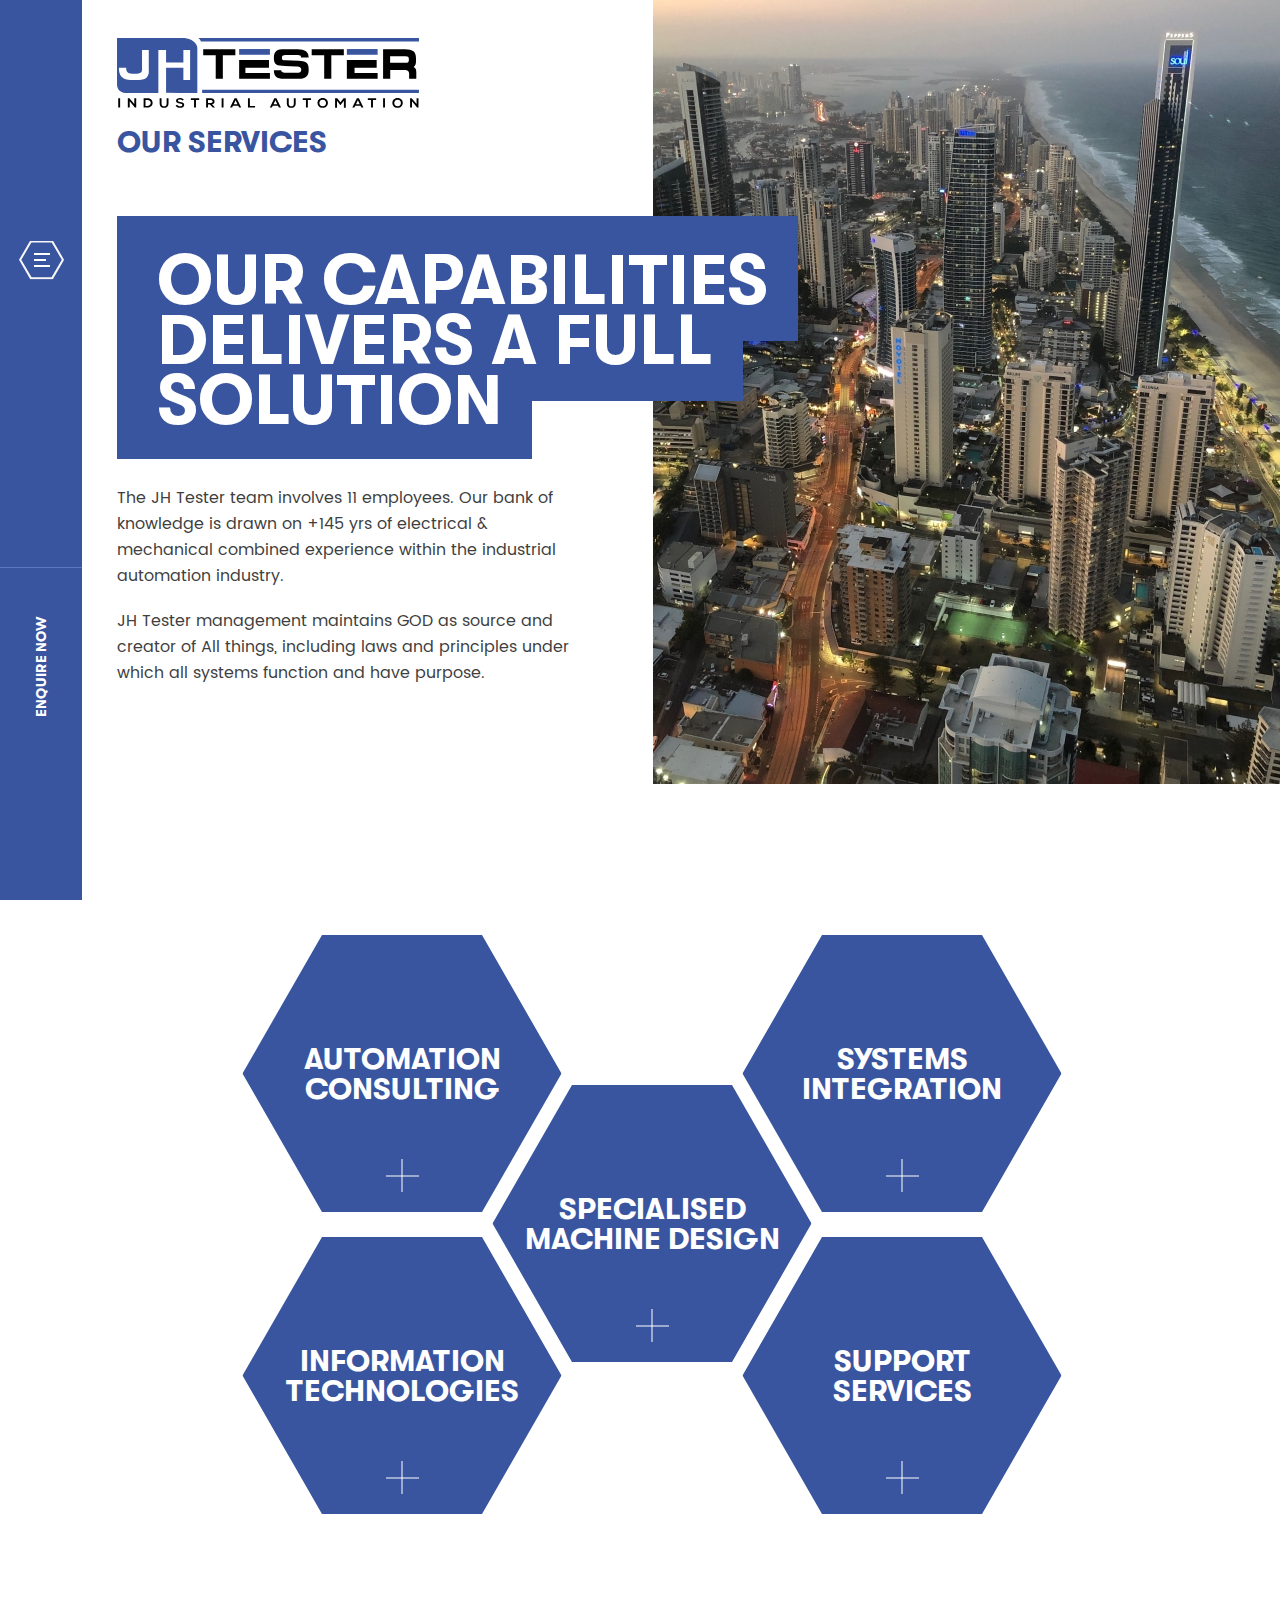
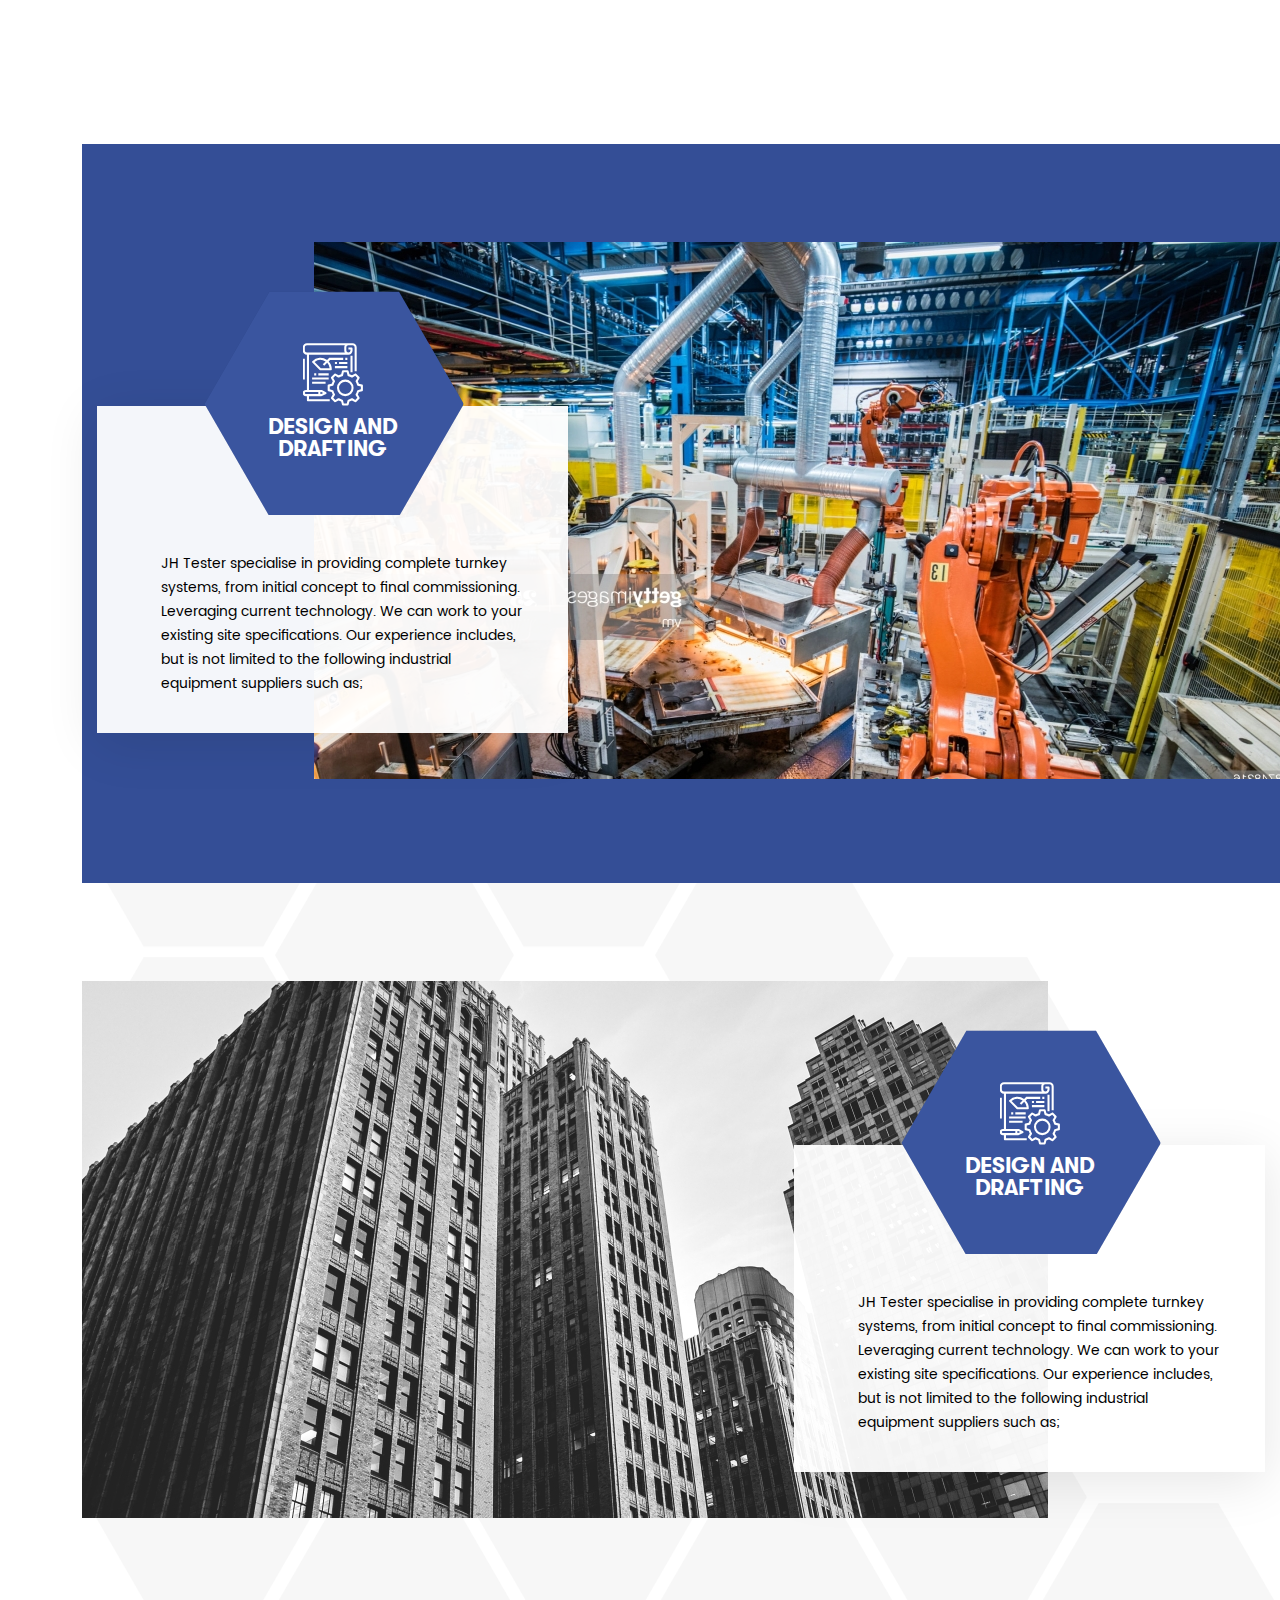
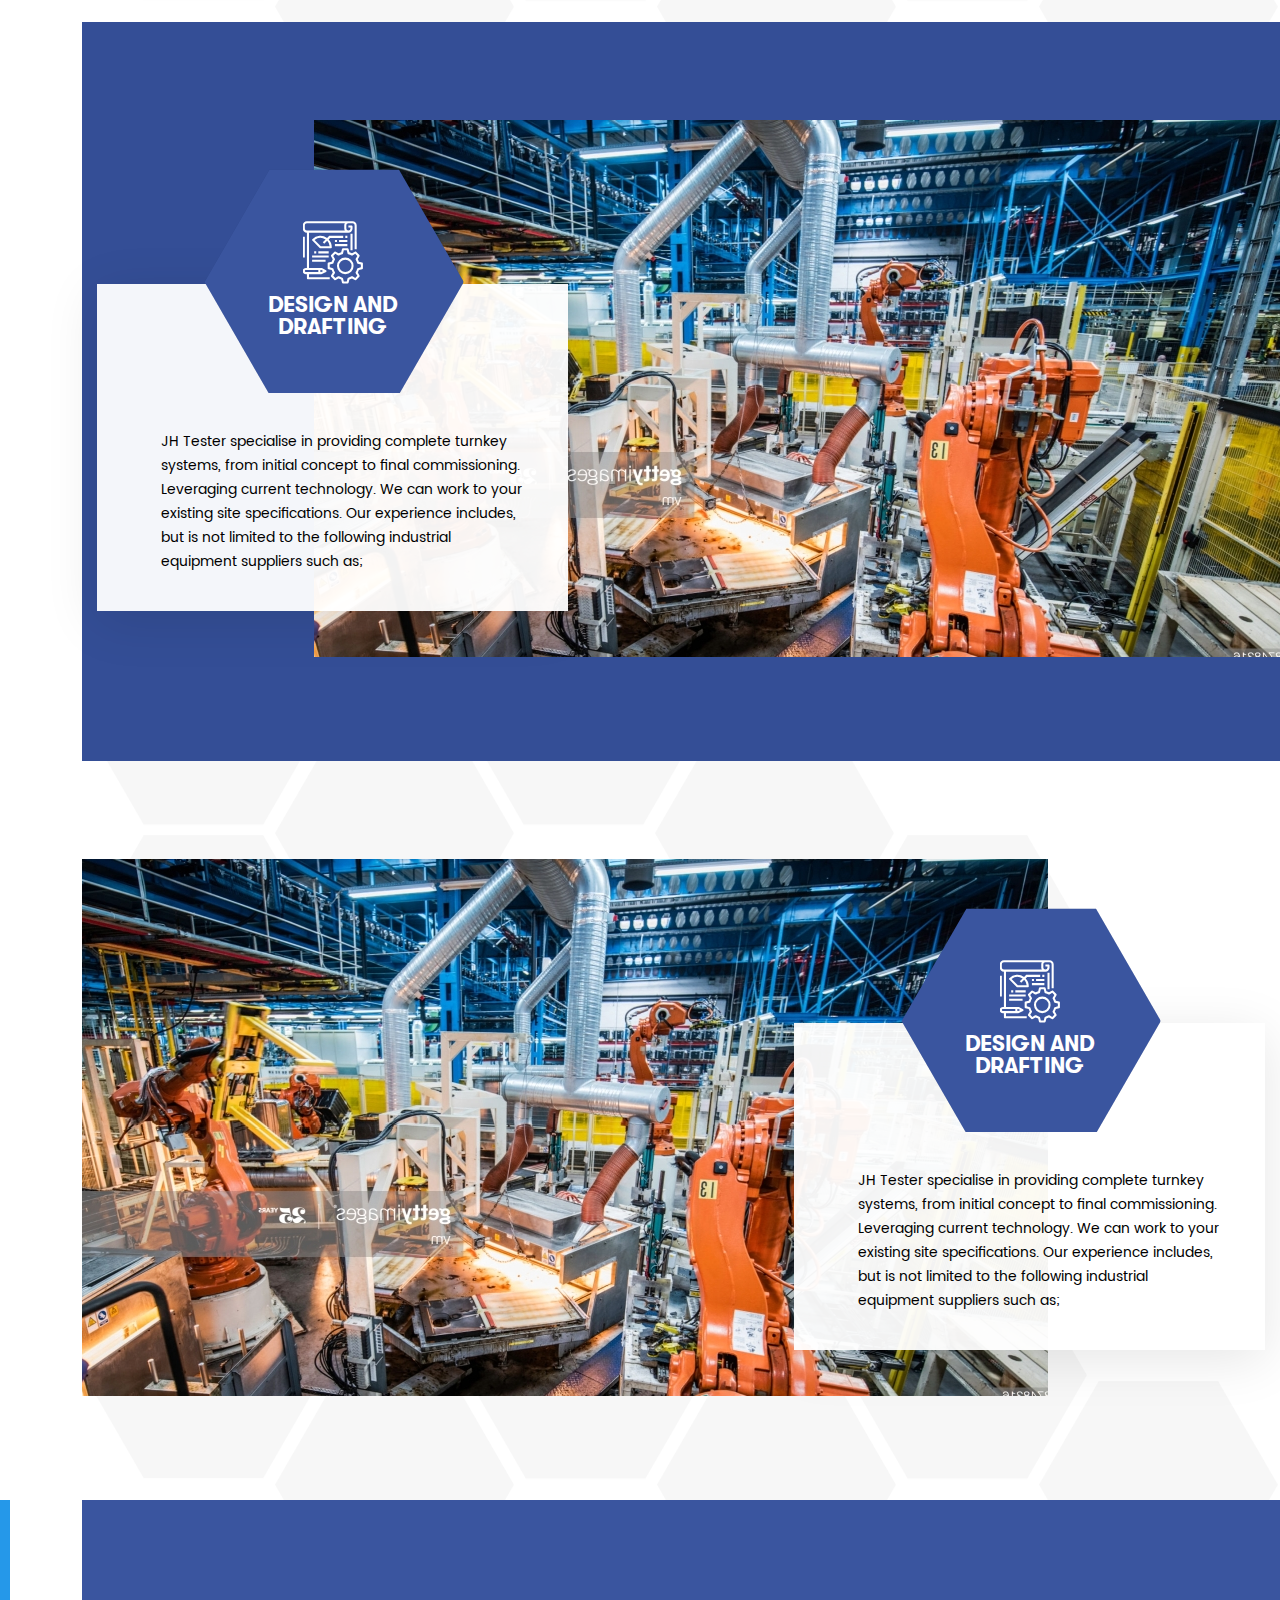
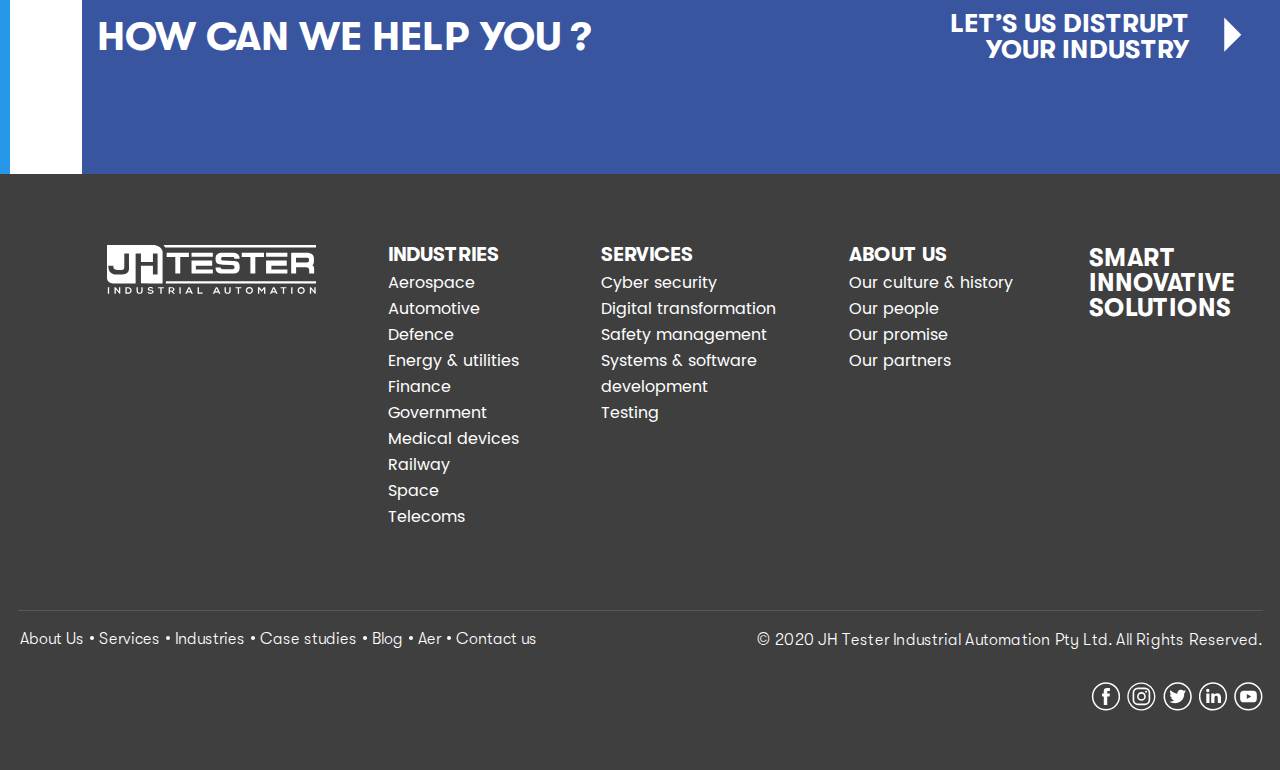
<file: service.html>
<!DOCTYPE html>
<html lang="en">
	<head>
		<meta charset="UTF-8">
		<title>JHT</title>
		<meta name="format-detection" content="telephone=no">
		<meta name="viewport" content="width=device-width, initial-scale=1.0">
		<!-- <meta name="robots" content="noindex, nofollow"> -->
		<!-- <meta name="viewport" content="width=device-width, initial-scale=1.0, maximum-scale=1.0, user-scalable=0"> -->
		<!-- <link rel="shortcut icon" href="favicon.ico"> -->
		<link rel="stylesheet" href="css/style.min.css">
	</head>
	<body>
		<div class="wrapper">
			<div class="navigation">
	<div class="navigation__content content-navigation">
		<div class="content-navigation__inner" data-da="navigation,1,992">
			<div class="content-navigation__logo logo">
				<a href="#">
					<img src="img/logo/logo.svg" alt="logo">
				</a>
			</div>
			<nav class="content-navigation__menu main-menu">
				<ul class="main-menu__list">
					<li>
						<a href="#">About Us <span class="hover-hr"></span></a>
						<div class="hr"></div>

						<ul class="main-menu__sublist">
							<li><a href="#">Aerospace</a></li>
							<li><a href="#">Automotive</a></li>
							<li><a href="#">Defence</a></li>
							<li><a href="#">Energy & utilities</a></li>
							<li><a href="#">Finance</a></li>
							<li><a href="#">Government</a></li>
							<li><a href="#">Medical devices</a></li>

						</ul>
					</li>
					<li>
						<a href="#">Services<span class="hover-hr"></span></a>
						<div class="hr"></div>
						<ul class="main-menu__sublist">
							<li><a href="#">Aerospace</a></li>
							<li><a href="#">Automotive</a></li>
							<li><a href="#">Defence</a></li>
							<li><a href="#">Energy & utilities</a></li>
							<li><a href="#">Finance</a></li>
							<li><a href="#">Government</a></li>
							<li><a href="#">Medical devices</a></li>
							<li><a href="#">Railway</a></li>
							<li><a href="#">Space</a></li>
							<li><a href="#">Telecoms</a></li>
						</ul>
					</li>
					<li>
						<a href="#">Industries<span class="hover-hr"></span></a>
						<div class="hr"></div>
						<ul class="main-menu__sublist">
							<li><a href="#">Aerospace</a></li>
							<li><a href="#">Automotive</a></li>
							<li><a href="#">Defence</a></li>
							<li><a href="#">Energy & utilities</a></li>
							<li><a href="#">Finance</a></li>
							<li><a href="#">Government</a></li>
							<li><a href="#">Medical devices</a></li>
							<li><a href="#">Railway</a></li>
							<li><a href="#">Space</a></li>
						</ul>
					</li>
					<li>
						<a href="#">Case studies<span class="hover-hr"></span></a>
						<div class="hr"></div>
						<ul class="main-menu__sublist">
							<li><a href="#">Aerospace</a></li>
							<li><a href="#">Automotive</a></li>
							<li><a href="#">Defence</a></li>
							<li><a href="#">Energy & utilities</a></li>
							<li><a href="#">Finance</a></li>
							<li><a href="#">Government</a></li>
							<li><a href="#">Medical devices</a></li>
							<li><a href="#">Railway</a></li>
						</ul>
					</li>
					<li>
						<a href="#">Blog <span class="hover-hr"></span></a>
						<div class="hr"></div>
						<ul class="main-menu__sublist">
							<li><a href="#">Aerospace</a></li>
							<li><a href="#">Automotive</a></li>
							<li><a href="#">Defence</a></li>
							<li><a href="#">Energy & utilities</a></li>
							<li><a href="#">Finance</a></li>
							<li><a href="#">Government</a></li>
							<li><a href="#">Medical devices</a></li>
							<li><a href="#">Railway</a></li>
							<li><a href="#">Space</a></li>
							<li><a href="#">Telecoms</a></li>
						</ul>
					</li>
				<li>
						<a href="#">Contact us <span class="hover-hr"></span></a>
						<div class="hr"></div>
						<ul class="main-menu__sublist">
							<li><a href="#">Aerospace</a></li>
							<li><a href="#">Automotive</a></li>
							<li><a href="#">Defence</a></li>
							<li><a href="#">Energy & utilities</a></li>
							<li><a href="#">Finance</a></li>
							<li><a href="#">Government</a></li>
							<li><a href="#">Medical devices</a></li>
							<li><a href="#">Railway</a></li>
							<li><a href="#">Space</a></li>
							<li><a href="#">Telecoms</a></li>
						</ul>
					</li>
					<li>
						<a href="#">Automation efficiency review<span class="hover-hr"></span></a>
						<div class="hr"></div>
						<ul class="main-menu__sublist">
							<li><a href="#">Aerospace</a></li>
							<li><a href="#">Automotive</a></li>
							<li><a href="#">Defence</a></li>
							<li><a href="#">Energy & utilities</a></li>
							<li><a href="#">Finance</a></li>
							<li><a href="#">Government</a></li>
							<li><a href="#">Medical devices</a></li>
							<li><a href="#">Railway</a></li>
							<li><a href="#">Space</a></li>
							<li><a href="#">Telecoms</a></li>
						</ul>
					</li> 
				</ul> 
			</nav>

			<div class="content-navigation__copy">
				© 2020 JH TESTER Industrial Automation Pty Ltd.  All Rights Reserved.
			</div>
		</div>

		<div class="navigation__form-wrap" data-da="navigation,2,992">
			<form action="/" class="navigation__form from-navigation">
				<div class="from-navigation__title">
					Get in touch with us.
				</div>

				<div class="from-navigation__inputs-wrap">
					<div class="from-navigation__item">
						<div class="from-navigation__item-wrap">
							<label for="name">First Name</label>
							<input autocomplete="off" id="name" type="text" name="form[]" data-value="Michael" class="from-navigation__input input req">
						</div>	
					</div>
					<div class="from-navigation__item">
						<div class="from-navigation__item-wrap">
							<label for="lastname">Last Name</label>
							<input autocomplete="off" id="lastname" type="text" name="form[]" data-value="Bei" class="from-navigation__input input req">							
						</div>
					</div>
					<div class="from-navigation__item">
						<div class="from-navigation__item-wrap">
							<label for="email">Email address</label>
							<input autocomplete="off" id="email" type="text" name="form[]" data-value="John@domain.com" class="from-navigation__input input email req">							
						</div>
					</div>
					<div class="from-navigation__item">
						<div class="from-navigation__item-wrap">
							<label for="phone">Phone Number</label>
							<input autocomplete="off" id="phone" type="text" name="form[]" data-value="+1 917 9055909" class="from-navigation__input input phone req">							
						</div>
					</div>
					<div class="from-navigation__item">
						<div class="from-navigation__item-wrap">
							<label for="company">Company</label>
							<input autocomplete="off" id="company" type="text" name="form[]" data-value="TheCompany" class="from-navigation__input input ">							
						</div>
					</div>
					<div class="from-navigation__item">
						<div class="from-navigation__item-wrap">
							<label for="position">Position</label>
							<input autocomplete="off" id="position" type="text" name="form[]" data-value="General Manager" class="from-navigation__input input ">							
						</div>
					</div>
				</div>
				<div class="from-navigation__submit-wrap">
					<button class="form-contact__submit btn-submit" type="submit"><span>send</span><span class="plus"></span></button>
				</div>

				<div class="from-navigation__agree">
					by submitting this form you agree to our <a href="#">privacy policy</a>.
				</div>
			</form>
		</div>
	</div>
	<div class="navigation__btn-box">
		<div class="navigation__burger">
			<div class="burger-wrap">
				<div class="burger">
					<span></span>
					<span></span>
					<span></span> 
					<span></span>
				</div>
			</div>
		</div>
		<div class="navigation__enquire-now">
			<span>Enquire Now</span>
		</div>
	</div>
</div> 
			<main class="page">
				
				<section class="service content-header">
					<div class="content-header__body">
						<div class="content-header__column content-header__column_1">

							<div class="content-header__text-block">
								<div class="content-header__logo logo">
									<a href="#">
										<img src="img/logo/logo-colored.svg" alt="logo">
									</a>
								</div>

								<div class="content-header__suptitle">
									our services
								</div>
								<div class="content-header__title-wrap">
									<div class="content-header__title">
										<p>Our Capabilities</p>
										<p>delivers a full</p>
										<p>solution</p>
									</div>
								</div>
								<div class="content-header__text">
									<p>
										The JH Tester team involves 11 employees. Our bank of knowledge is drawn on +145 yrs of electrical & mechanical combined experience within the industrial automation industry.
									</p>
									<p>
										JH Tester management maintains GOD as source and creator of All things, including laws and principles under which all systems function and have purpose.
									</p>									 
									
								</div>
							</div>

						</div>
						<div class="content-header__column content-header__column_2">
							<div class="content-header__img ibg">
								<img src="img/service/header-photo.jpg" alt="banner">
							</div>
						</div>
					</div>
				</section>

				<section class="service services">
					<div class="services__body">

						<div class="services__content">

							<ul class="services__bg-top">
								<li>
									<div class="hexagon"></div>
								</li>
								<li>
									<div class="hexagon"></div>
								</li>
								<li>
									<div class="hexagon"></div>
								</li>
								<li>
									<div class="hexagon"></div>
								</li>
							</ul>

							<ul class="services__list">
								<li>
									<svg  xmlns="http://www.w3.org/2000/svg" version="1.1" width="319" height="277" viewBox="0 -4 319 285" xmlns:xlink="http://www.w3.org/1999/xlink">
									  
									    <polygon class="hex" points="79.5,0 239.5,0 319,138.5 239.5,277 79.5,277 0,138.5" fill="#3a559f"></polygon>
									  
									</svg>
									 <div class="services__item">
										automation consulting

									</div> 
									<span class="plus"></span>

									<ul class="services__sub-list">
										<li>Vision systems</li>
										<li>Process control</li>
										<li>Scada</li>
										<li>Vision systems</li>
										<li>Process control</li>
										<li>Scada</li>
									</ul>
								</li>
								<li>
									<svg  xmlns="http://www.w3.org/2000/svg" version="1.1" width="319" height="277" viewBox="0 -4 319 285" xmlns:xlink="http://www.w3.org/1999/xlink">
									  
									    <polygon class="hex" points="79.5,0 239.5,0 319,138.5 239.5,277 79.5,277 0,138.5" fill="#3a559f"></polygon>
									  
									</svg>
									<div class="services__item">
										specialised
										machine
										design
									</div>
									<span class="plus"></span>

									<ul class="services__sub-list">
										<li>Vision systems</li>
										<li>Process control</li>
										<li>Scada</li>
										<li>Vision systems</li>
										<li>Process control</li>
										<li>Scada</li>
									</ul>
								</li>
								<li>
									<svg  xmlns="http://www.w3.org/2000/svg" version="1.1" width="319" height="277" viewBox="0 -4 319 285" xmlns:xlink="http://www.w3.org/1999/xlink">
									  
									    <polygon class="hex" points="79.5,0 239.5,0 319,138.5 239.5,277 79.5,277 0,138.5" fill="#3a559f"></polygon>
									  
									</svg>
									<div class="services__item">
										systems integration
									</div>
									<span class="plus"></span>

									<ul class="services__sub-list">
										<li>Vision systems</li>
										<li>Process control</li>
										<li>Scada</li>
										<li>Vision systems</li>
										<li>Process control</li>
										<li>Scada</li>
									</ul>
								</li>
								<li>
									<svg  xmlns="http://www.w3.org/2000/svg" version="1.1" width="319" height="277" viewBox="0 -4 319 285" xmlns:xlink="http://www.w3.org/1999/xlink">
									  
									    <polygon class="hex" points="79.5,0 239.5,0 319,138.5 239.5,277 79.5,277 0,138.5" fill="#3a559f"></polygon>
									  
									</svg>
									<div class="services__item">
										information technologies
									</div>
									<span class="plus"></span>

									<ul class="services__sub-list">
										<li>Vision systems</li>
										<li>Process control</li>
										<li>Scada</li>
										<li>Vision systems</li>
										<li>Process control</li>
										<li>Scada</li>
									</ul>
								</li>
								<li>
									<svg  xmlns="http://www.w3.org/2000/svg" version="1.1" width="319" height="277" viewBox="0 -4 319 285" xmlns:xlink="http://www.w3.org/1999/xlink">
									  
									    <polygon class="hex" points="79.5,0 239.5,0 319,138.5 239.5,277 79.5,277 0,138.5" fill="#3a559f"></polygon>
									  
									</svg>
									<div class="services__item">
										support services
									</div>
									<span class="plus"></span>

									<ul class="services__sub-list">
										<li>Vision systems</li>
										<li>Process control</li>
										<li>Scada</li>
										<li>Vision systems</li>
										<li>Process control</li>
										<li>Scada</li>
									</ul>
								</li>
							</ul>


							<ul class="services__bg-bottom">
								<li>
									<div class="hexagon"></div>
								</li>
								<li>
									<div class="hexagon"></div>
								</li>
								<li>
									<div class="hexagon"></div>
								</li>
								<li>
									<div class="hexagon"></div>
								</li>
								<li>
									<div class="hexagon"></div>
								</li>
								<li>
									<div class="hexagon"></div>
								</li>
							</ul>

						</div>

					</div>
				</section>

				<section class="service-content-left-text">
					<div class="service-content-left-text__body">
						<div class="service-content-left-text__img ibg">
							<img src="img/service/01.jpg" alt="photo">
						</div>
						<div class="service-content-left-text__card-wrap">
							<div class="card-service">
								<div class="card-service__hexagon">
									<svg xmlns="http://www.w3.org/2000/svg" width="261" height="227" viewBox="90 58 200 228">
										<g><g><g filter="url(#9rvca)">
												<path fill="none" d="M256.308 61.648l65.103 112.844-65.103 112.845H126.103L61 174.492l65.103-112.844z" mask="url(&quot;#9rvcb&quot;)"/>
												<path fill-opacity=".12" d="M256.308 61.648l65.103 112.844-65.103 112.845H126.103L61 174.492l65.103-112.844z"/>
											</g><path fill="#3a559f" d="M256.308 61.648l65.103 112.844-65.103 112.845H126.103L61 174.492l65.103-112.844z"/>
										</g></g></svg>
									<div class="card-service__hexagon-content">
										<div class="card-service__icon">
											<img src="img/service/service-icon.svg" alt="icon">
										</div>
										<div class="card-service__hexagon-text">
											Design and Drafting
										</div>
									</div>
								</div>
								<div class="card-service__text">
									JH Tester specialise in providing complete turnkey systems, from initial concept to final commissioning. Leveraging current technology. We can work to your existing site specifications. Our experience includes, but is not limited to the following industrial equipment suppliers such as; 
								</div>
							</div>
						</div>
					</div>
				</section>


				<section class="service-content-right-text">
					<div class="service-content-right-text__body">
						<div class="service-content-right-text__img ibg">
							<img src="img/service/02.jpg" alt="photo">
						</div>
						<div class="service-content-right-text__card-wrap">
							<div class="card-service">
								<div class="card-service__hexagon">
									<svg xmlns="http://www.w3.org/2000/svg" width="261" height="227" viewBox="90 58 200 228">
										<g><g><g filter="url(#9rvca)">
												<path fill="none" d="M256.308 61.648l65.103 112.844-65.103 112.845H126.103L61 174.492l65.103-112.844z" mask="url(&quot;#9rvcb&quot;)"/>
												<path fill-opacity=".12" d="M256.308 61.648l65.103 112.844-65.103 112.845H126.103L61 174.492l65.103-112.844z"/>
											</g><path fill="#3a559f" d="M256.308 61.648l65.103 112.844-65.103 112.845H126.103L61 174.492l65.103-112.844z"/>
										</g></g></svg>
									<div class="card-service__hexagon-content">
										<div class="card-service__icon">
											<img src="img/service/service-icon.svg" alt="icon">
										</div>
										<div class="card-service__hexagon-text">
											Design and Drafting
										</div>
									</div>
								</div>
								<div class="card-service__text">
									JH Tester specialise in providing complete turnkey systems, from initial concept to final commissioning. Leveraging current technology. We can work to your existing site specifications. Our experience includes, but is not limited to the following industrial equipment suppliers such as; 
								</div>
							</div>
						</div>
					</div>
				</section>

				<section class="service-content-left-text">
					<div class="service-content-left-text__body">
						<div class="service-content-left-text__img ibg">
							<img src="img/service/01.jpg" alt="photo">
						</div>
						<div class="service-content-left-text__card-wrap">
							<div class="card-service">
								<div class="card-service__hexagon">
									<svg xmlns="http://www.w3.org/2000/svg" width="261" height="227" viewBox="90 58 200 228">
										<g><g><g filter="url(#9rvca)">
												<path fill="none" d="M256.308 61.648l65.103 112.844-65.103 112.845H126.103L61 174.492l65.103-112.844z" mask="url(&quot;#9rvcb&quot;)"/>
												<path fill-opacity=".12" d="M256.308 61.648l65.103 112.844-65.103 112.845H126.103L61 174.492l65.103-112.844z"/>
											</g><path fill="#3a559f" d="M256.308 61.648l65.103 112.844-65.103 112.845H126.103L61 174.492l65.103-112.844z"/>
										</g></g></svg>
									<div class="card-service__hexagon-content">
										<div class="card-service__icon">
											<img src="img/service/service-icon.svg" alt="icon">
										</div>
										<div class="card-service__hexagon-text">
											Design and Drafting
										</div>
									</div>
								</div>
								<div class="card-service__text">
									JH Tester specialise in providing complete turnkey systems, from initial concept to final commissioning. Leveraging current technology. We can work to your existing site specifications. Our experience includes, but is not limited to the following industrial equipment suppliers such as; 
								</div>
							</div>
						</div>
					</div>
				</section>

				<section class="service-content-right-text">
					<div class="service-content-right-text__body">
						<div class="service-content-right-text__img ibg">
							<img src="img/service/01.jpg" alt="photo">
						</div>
						<div class="service-content-right-text__card-wrap">
							<div class="card-service">
								<div class="card-service__hexagon">
									<svg xmlns="http://www.w3.org/2000/svg" width="261" height="227" viewBox="90 58 200 228">
										<g><g><g filter="url(#9rvca)">
												<path fill="none" d="M256.308 61.648l65.103 112.844-65.103 112.845H126.103L61 174.492l65.103-112.844z" mask="url(&quot;#9rvcb&quot;)"/>
												<path fill-opacity=".12" d="M256.308 61.648l65.103 112.844-65.103 112.845H126.103L61 174.492l65.103-112.844z"/>
											</g><path fill="#3a559f" d="M256.308 61.648l65.103 112.844-65.103 112.845H126.103L61 174.492l65.103-112.844z"/>
										</g></g></svg>
									<div class="card-service__hexagon-content">
										<div class="card-service__icon">
											<img src="img/service/service-icon.svg" alt="icon">
										</div>
										<div class="card-service__hexagon-text">
											Design and Drafting
										</div>
									</div>
								</div>
								<div class="card-service__text">
									JH Tester specialise in providing complete turnkey systems, from initial concept to final commissioning. Leveraging current technology. We can work to your existing site specifications. Our experience includes, but is not limited to the following industrial equipment suppliers such as; 
								</div>
							</div>
						</div>
					</div>
				</section>

				<section class="sup-footer">
					<div class="sup-footer__body">
						<div class="sup-footer__title">
							how can we help you ?
						</div>
						<div class="sup-footer__link">
							<a href="#">
								Let’s Us distrupt your Industry
								<span class="triangle">
									<svg xmlns="http://www.w3.org/2000/svg" width="18" height="35" viewBox="0 0 18 35"><g><g><path fill="#fff" d="M.25.58l17.085 17.085L.25 34.75z"/></g></g></svg>
								</span>
							</a>
						</div>
					</div>
				</section>
			</main>
		</div>
			<footer class="footer">
	<div class="footer__body">
		<div class="footer__top">
			<div class="footer__column footer__column_1">
				<div class="footer__logo logo">
					<a href="#">
						<img src="img/logo/logo.svg" alt="logo">
					</a>
				</div>
			</div>
			<div class="footer__column footer__column_2">
				<div class="footer__title">
					Industries
				</div>
				<ul class="footer__list">
					<li><a href="#">Aerospace</a></li>
					<li><a href="#">Automotive</a></li>
					<li><a href="#">Defence</a></li>
					<li><a href="#">Energy & utilities</a></li>
					<li><a href="#">Finance</a></li>
					<li><a href="#">Government</a></li>
					<li><a href="#">Medical devices</a></li>
					<li><a href="#">Railway</a></li>
					<li><a href="#">Space</a></li>
					<li><a href="#">Telecoms</a></li>
				</ul>
			</div>
			<div class="footer__column footer__column_3">
				<div class="footer__title">
					Services
				</div>
				<ul class="footer__list">
					<li><a href="#">Cyber security</a></li>
					<li><a href="#">Digital transformation</a></li>
					<li><a href="#">Safety management</a></li>
					<li><a href="#">Systems & software development</a></li>
					<li><a href="#">Testing</a></li>
				</ul>
			</div>
			<div class="footer__column footer__column_4">
				<div class="footer__title">
					About Us
				</div>
				<ul class="footer__list">
					<li><a href="#">Our culture & history</a></li>
					<li><a href="#">Our people</a></li>
					<li><a href="#">Our promise</a></li>
					<li><a href="#">Our partners</a></li>
				</ul>
			</div>
			<div class="footer__column footer__column_5">
				<div class="footer__title footer__title_big">
					Smart
					Innovative 
					Solutions 
				</div>
			</div>
		</div>
		<div class="footer__bottom bottom-footer">
			<div class="bottom-footer__row bottom-footer__row_1">
				<nav class="bottom-footer__nav">
					<ul class="bottom-footer__menu-list">
						<li><a href="#">About Us</a></li>
						<li><a href="#">Services</a></li>
						<li><a href="#">Industries</a></li>
						<li><a href="#">Case studies</a></li>
						<li><a href="#">Blog</a></li>
						<li><a href="#">Aer</a></li> 
						<li><a href="#">Contact us</a></li>
					</ul> 
				</nav>

				<div class="bottom-footer__copy" data-da="bottom-footer__row_2,1,991">
					© 2020 JH Tester Industrial Automation Pty Ltd.  All Rights Reserved.
				</div>				
			</div>
			<div class="bottom-footer__row bottom-footer__row_2">
				<ul class="bottom-footer__social">
					<li><a href="#">
						<svg xmlns="http://www.w3.org/2000/svg" width="29" height="29" viewBox="0 0 29 29"><g><g><g><g><path fill="#fff" d="M27.612 14.448c0 6.958-5.661 12.619-12.619 12.619S2.374 21.406 2.374 14.448 8.034 1.83 14.993 1.83c6.957 0 12.619 5.66 12.619 12.618zm1.518 0C29.13 6.653 22.788.311 14.993.311 7.198.311.856 6.653.856 14.448c0 7.795 6.342 14.137 14.137 14.137 7.795 0 14.137-6.342 14.137-14.137z"/></g></g><g><g><path fill="#fff" d="M12.776 14.515v8.193c0 .118.095.214.213.214h3.043a.213.213 0 0 0 .214-.214v-8.327h2.206c.11 0 .203-.085.212-.195l.212-2.51a.213.213 0 0 0-.213-.23h-2.418v-1.78c0-.418.339-.756.756-.756h1.7a.214.214 0 0 0 .214-.213v-2.51a.214.214 0 0 0-.214-.213h-2.873a3.052 3.052 0 0 0-3.052 3.053v2.419h-1.521a.213.213 0 0 0-.214.213v2.509c0 .118.096.213.214.213h1.521z"/></g></g></g></g></svg>
					</a></li>
					<li><a href="#">
						<svg xmlns="http://www.w3.org/2000/svg" width="29" height="29" viewBox="0 0 29 29"><g><g><g><path fill="#fff" d="M21.59 17.849a3.657 3.657 0 0 1-3.658 3.656h-7.028a3.657 3.657 0 0 1-3.657-3.656V10.82a3.657 3.657 0 0 1 3.657-3.657h7.028a3.657 3.657 0 0 1 3.657 3.657zm1.667-7.029a5.325 5.325 0 0 0-5.325-5.325h-7.028A5.325 5.325 0 0 0 5.58 10.82v7.029a5.324 5.324 0 0 0 5.325 5.324h7.028a5.325 5.325 0 0 0 5.325-5.324zm-8.809 6.425a2.8 2.8 0 0 1-2.796-2.797 2.8 2.8 0 0 1 2.796-2.796 2.8 2.8 0 0 1 2.797 2.796 2.8 2.8 0 0 1-2.797 2.797zm0-7.163a4.37 4.37 0 0 0-4.365 4.366 4.37 4.37 0 0 0 4.365 4.366 4.37 4.37 0 0 0 4.366-4.366 4.37 4.37 0 0 0-4.366-4.366zm4.62-1.332a1.04 1.04 0 1 0 .001 2.08 1.04 1.04 0 0 0 0-2.08zm7.976 5.698c0 7.009-5.702 12.71-12.711 12.71s-12.71-5.701-12.71-12.71c0-7.009 5.701-12.71 12.71-12.71 7.009 0 12.71 5.701 12.71 12.71zm1.334 0c0-7.744-6.3-14.045-14.045-14.045C6.589.403.288 6.704.288 14.448s6.3 14.045 14.045 14.045c7.744 0 14.045-6.3 14.045-14.045z"/></g></g></g></svg>
					</a></li>
					<li><a href="#">
						<svg xmlns="http://www.w3.org/2000/svg" width="29" height="29" viewBox="0 0 29 29"><g><g><g><g><path fill="#fff" d="M27.291 14.448c0 6.958-5.66 12.619-12.618 12.619S2.055 21.406 2.055 14.448 7.715 1.83 14.673 1.83 27.29 7.49 27.29 14.448zm1.52 0C28.81 6.653 22.467.311 14.672.311S.536 6.653.536 14.448c0 7.795 6.342 14.137 14.137 14.137 7.795 0 14.137-6.342 14.137-14.137z"/></g></g><g><g><g><path fill="#fff" d="M22.798 9.289c-.523.237-1.1.38-1.664.475.268-.045.663-.53.821-.727.241-.3.442-.64.554-1.009.015-.029.026-.065-.003-.087-.037-.014-.06-.007-.088.008a8.516 8.516 0 0 1-1.977.756c-.058.015-.1 0-.137-.036-.057-.065-.111-.126-.173-.177a3.5 3.5 0 0 0-.957-.587 3.336 3.336 0 0 0-1.47-.236 3.511 3.511 0 0 0-1.393.394c-.432.225-.817.539-1.124.918a3.458 3.458 0 0 0-.672 1.345c-.115.473-.106.941-.035 1.42.01.079.004.09-.068.079-2.716-.404-4.967-1.376-6.794-3.458-.08-.09-.122-.09-.188.007-.8 1.198-.411 3.124.588 4.07.133.126.27.252.417.368-.054.01-.718-.061-1.31-.368-.08-.05-.12-.021-.127.069-.007.13.004.248.022.389.153 1.215.995 2.338 2.147 2.777.136.058.288.108.435.133-.262.058-.533.099-1.285.04-.094-.018-.13.029-.094.119.566 1.542 1.787 2 2.701 2.262.123.022.245.022.368.05-.007.012-.015.012-.022.022-.303.462-1.355.807-1.844.978-.891.311-1.862.452-2.803.358-.15-.021-.182-.02-.223 0-.041.026-.005.062.043.101.191.126.386.238.584.346a9.288 9.288 0 0 0 1.873.75c3.366.93 7.158.246 9.685-2.265 1.985-1.972 2.68-4.692 2.68-7.415 0-.106.127-.165.202-.221.516-.388.926-.853 1.312-1.371.086-.117.08-.22.08-.263V9.29c0-.044.006-.03-.061 0z"/></g></g><g><g><path fill="#fff" d="M11.276 21.176c1.395 0 .067 0 0 0"/></g></g><g><g><path fill="#fff" d="M11.276 21.176c-.022.002-.272 0 0 0"/></g></g><g><g><path fill="#fff" d="M11.83 21.19c0-.027.292 0 0 0"/></g></g><g><g><path fill="#fff" d="M17.659 7.682c-.019.015-.043.015-.068 0"/></g></g></g></g></g></svg>
					</a></li>
					<li><a href="#">
						<svg xmlns="http://www.w3.org/2000/svg" width="28" height="29" viewBox="0 0 28 29"><g><g><g><g><g><path fill="#fff" d="M26.608 14.448c0 6.945-5.65 12.595-12.595 12.595-6.944 0-12.594-5.65-12.594-12.595S7.069 1.854 14.013 1.854c6.945 0 12.595 5.65 12.595 12.594zm1.518 0c0-7.782-6.331-14.113-14.113-14.113C6.231.335-.1 6.666-.1 14.448c0 7.782 6.331 14.113 14.113 14.113 7.782 0 14.113-6.33 14.113-14.113z"/></g></g><g><g><g><path fill="#fff" d="M7.528 21.028h2.72c.13 0 .235-.105.235-.236v-9.128a.236.236 0 0 0-.235-.236h-2.72a.236.236 0 0 0-.236.236v9.128c0 .13.106.236.236.236zm14.464-5.505c0-2.949-1.575-4.32-3.675-4.32-1.696 0-2.452.933-2.877 1.585v.032h-.02c.005-.01.014-.02.02-.032v-1.124a.236.236 0 0 0-.235-.236H12.49a.235.235 0 0 0-.235.238c.028 1.489 0 7.82-.006 9.126 0 .13.105.236.236.236h2.72c.13 0 .235-.106.235-.236v-5.126c0-.288.022-.573.106-.778.232-.574.755-1.167 1.637-1.167 1.156 0 1.617.88 1.617 2.17v4.901c0 .13.106.236.236.236h2.72c.13 0 .236-.105.236-.236v-5.27z"/></g></g></g></g><g><g><path fill="#fff" d="M7.084 8.498a1.709 1.709 0 1 1 3.417 0 1.709 1.709 0 0 1-3.417 0z"/></g></g></g></g></svg>
					</a></li>
					<li><a href="#">
						<svg xmlns="http://www.w3.org/2000/svg" width="29" height="29" viewBox="0 0 29 29"><g><g><g><g><path fill="#fff" d="M26.971 14.448c0 6.958-5.66 12.619-12.618 12.619S1.735 21.406 1.735 14.448 7.395 1.83 14.353 1.83s12.618 5.66 12.618 12.618zm1.519 0C28.49 6.653 22.15.311 14.353.311 6.558.311.216 6.653.216 14.448c0 7.796 6.342 14.137 14.137 14.137 7.795 0 14.137-6.341 14.137-14.137z"/></g></g><g><g><g><path fill="#fff" d="M16.877 14.733l-3.756 2.06c-.163.088-.31-.03-.31-.216V12.35c0-.188.152-.306.315-.213l3.781 2.168c.167.095.139.337-.03.428zm5.94-2.429a3.63 3.63 0 0 0-3.63-3.63H9.771a3.63 3.63 0 0 0-3.63 3.63v4.413a3.63 3.63 0 0 0 3.63 3.63h9.416a3.63 3.63 0 0 0 3.63-3.63z"/></g></g></g></g></g></svg>
					</a></li>
				</ul>
			</div>
		</div>
	</div>
</footer>

		<script src="js/libs.min.js"></script>
		<script src="js/main.min.js"></script>
	</body>
</html>
</file>
<file: css/style.min.css>
@font-face{font-family:BentonSans;font-display:swap;src:url(../fonts/BentonSans-Bold.woff) format("woff"),url(../fonts/BentonSans-Bold.woff2) format("woff2");font-weight:700;font-style:normal}@font-face{font-family:BentonSans;font-display:swap;src:url(../fonts/BentonSans-Regular.woff) format("woff"),url(../fonts/BentonSans-Regular.woff2) format("woff2");font-weight:400;font-style:normal}@font-face{font-family:GTWalsheimPro;font-display:swap;src:url(../fonts/GTWalsheimPro-Bold.woff) format("woff"),url(../fonts/GTWalsheimPro-Bold.woff2) format("woff2");font-weight:700;font-style:normal}@font-face{font-family:GTWalsheimPro;font-display:swap;src:url(../fonts/GTWalsheimPro-Light.woff) format("woff"),url(../fonts/GTWalsheimPro-Light.woff2) format("woff2");font-weight:300;font-style:normal}@font-face{font-family:GTWalsheimPro;font-display:swap;src:url(../fonts/GTWalsheimPro-Medium.woff) format("woff"),url(../fonts/GTWalsheimPro-Medium.woff2) format("woff2");font-weight:500;font-style:normal}@font-face{font-family:GTWalsheimPro;font-display:swap;src:url(../fonts/GTWalsheimPro-Regular.woff) format("woff"),url(../fonts/GTWalsheimPro-Regular.woff2) format("woff2");font-weight:400;font-style:normal}@font-face{font-family:Poppins;font-display:swap;src:url(../fonts/Poppins-Bold.woff) format("woff"),url(../fonts/Poppins-Bold.woff2) format("woff2");font-weight:700;font-style:normal}@font-face{font-family:Poppins;font-display:swap;src:url(../fonts/Poppins-Light.woff) format("woff"),url(../fonts/Poppins-Light.woff2) format("woff2");font-weight:300;font-style:normal}@font-face{font-family:Poppins;font-display:swap;src:url(../fonts/Poppins-Regular.woff) format("woff"),url(../fonts/Poppins-Regular.woff2) format("woff2");font-weight:400;font-style:normal}/*! normalize.css v8.0.1 | MIT License | github.com/necolas/normalize.css */html{line-height:1.15;-webkit-text-size-adjust:100%}body{margin:0}main{display:block}h1{font-size:2em;margin:.67em 0}hr{-webkit-box-sizing:content-box;box-sizing:content-box;height:0;overflow:visible}pre{font-family:monospace,monospace;font-size:1em}a{background-color:transparent}abbr[title]{border-bottom:none;text-decoration:underline;-webkit-text-decoration:underline dotted;text-decoration:underline dotted}b,strong{font-weight:bolder}code,kbd,samp{font-family:monospace,monospace;font-size:1em}small{font-size:80%}sub,sup{font-size:75%;line-height:0;position:relative;vertical-align:baseline}sub{bottom:-.25em}sup{top:-.5em}img{border-style:none}button,input,optgroup,select,textarea{font-family:inherit;font-size:100%;line-height:1.15;margin:0}button,input{overflow:visible}button,select{text-transform:none}[type=button],[type=reset],[type=submit],button{-webkit-appearance:button}[type=button]::-moz-focus-inner,[type=reset]::-moz-focus-inner,[type=submit]::-moz-focus-inner,button::-moz-focus-inner{border-style:none;padding:0}[type=button]:-moz-focusring,[type=reset]:-moz-focusring,[type=submit]:-moz-focusring,button:-moz-focusring{outline:1px dotted ButtonText}fieldset{padding:.35em .75em .625em}legend{-webkit-box-sizing:border-box;box-sizing:border-box;color:inherit;display:table;max-width:100%;padding:0;white-space:normal}progress{vertical-align:baseline}textarea{overflow:auto}[type=checkbox],[type=radio]{-webkit-box-sizing:border-box;box-sizing:border-box;padding:0}[type=number]::-webkit-inner-spin-button,[type=number]::-webkit-outer-spin-button{height:auto}[type=search]{-webkit-appearance:textfield;outline-offset:-2px}[type=search]::-webkit-search-decoration{-webkit-appearance:none}::-webkit-file-upload-button{-webkit-appearance:button;font:inherit}details{display:block}summary{display:list-item}template{display:none}[hidden]{display:none}@font-face{font-family:icomoon;src:url(../fonts/icomoon.eot?ympqdj);src:url(../fonts/icomoon.eot?ympqdj#iefix) format("embedded-opentype"),url(../fonts/icomoon.ttf?ympqdj) format("truetype"),url(../fonts/icomoon.woff?ympqdj) format("woff"),url(../fonts/icomoon.svg?ympqdj#icomoon) format("svg");font-weight:400;font-style:normal;font-display:block}[class*=" icon-"],[class^=icon-]{font-family:icomoon!important;speak:never;font-style:normal;font-weight:400;font-variant:normal;text-transform:none;line-height:1;-webkit-font-smoothing:antialiased;-moz-osx-font-smoothing:grayscale}.icon-arrow-down:before{content:"\e907"}.icon-arrow-up:before{content:"\e908"}.icon-social-twitter:before{content:"\e901"}.icon-keyboard_arrow_down:before{content:"\e902"}.icon-arrow-thin-up:before{content:"\e903"}.icon-arrow-thin-down:before{content:"\e904"}.icon-arrow-right:before{content:"\e905"}.icon-arrow-left:before{content:"\e906"}.icon-check:before{content:"\e909"}.icon-facebook-with-circle:before{content:"\e900"}.icon-instagram:before{content:"\f16d"}.icon-star-empty:before{content:"\e9d7"}.icon-star-full:before{content:"\e9d9"}.icon-play3:before{content:"\ea1c"}.icon-pause2:before{content:"\ea1d"}*{padding:0;margin:0;border:0}*,:after,:before{-webkit-box-sizing:border-box;box-sizing:border-box}:active,:focus{outline:0}a:active,a:focus{outline:0}aside,footer,header,nav,section{display:block}body,html{height:100%;min-width:320px;max-width:1920px;margin:0 auto}body{line-height:1;-ms-text-size-adjust:100%;-moz-text-size-adjust:100%;-webkit-text-size-adjust:100%;color:#000;font-size:14px;font-family:Poppins,sans-serif}body.lock{overflow:hidden}button,input,textarea{font-family:Poppins,sans-serif}input::-ms-clear{display:none}button{cursor:pointer}button::-moz-focus-inner{padding:0;border:0}a,a:visited{text-decoration:none}a:hover{text-decoration:none}ul li{list-style:none}img{vertical-align:top}h1,h2,h3,h4,h5,h6{font-weight:inherit;font-size:inherit}.wrapper{width:100%;min-height:100%;overflow:hidden;position:relative}.page{height:100%;padding-left:82px}.container{max-width:1135px;margin:0 auto;width:100%;padding:0 15px}.ibg{position:relative}.ibg img{position:absolute;width:100%;height:100%;top:0;left:0;-o-object-fit:cover;object-fit:cover}.logo{width:100%;max-width:302px}.logo img{width:100%}.bg-video{position:relative}.bg-video__video{width:100%;-o-object-fit:cover;object-fit:cover;display:block}.bg-video__controls{position:absolute;top:50%;left:50%;-webkit-transform:translate(-50%,-50%);-ms-transform:translate(-50%,-50%);transform:translate(-50%,-50%)}.bg-video__play-pause{width:87px;height:87px;cursor:pointer;border-radius:50%;border:8px solid rgba(255,255,255,.4);display:-webkit-box;display:-ms-flexbox;display:flex;-webkit-box-pack:center;-ms-flex-pack:center;justify-content:center;-webkit-box-align:center;-ms-flex-align:center;align-items:center;color:rgba(255,255,255,.4);font-size:40px;-webkit-transition:all .3s ease;-o-transition:all .3s ease;transition:all .3s ease}.bg-video__play-pause span{margin-left:8px}.plus{height:20px;width:20px;position:relative;display:inline-block}.plus:after,.plus:before{position:absolute;content:'';background:#fff}.plus:before{width:100%;height:1px;top:50%;-webkit-transform:translateY(-50%);-ms-transform:translateY(-50%);transform:translateY(-50%);left:0}.plus:after{width:1px;height:100%;top:0;left:50%;-webkit-transform:translateX(-50%);-ms-transform:translateX(-50%);transform:translateX(-50%)}.btn-submit{background:#3a559f;min-width:172px;min-height:57px;display:-webkit-inline-box;display:-ms-inline-flexbox;display:inline-flex;-webkit-box-pack:center;-ms-flex-pack:center;justify-content:center;-webkit-box-align:center;-ms-flex-align:center;align-items:center;color:#fff;font-family:BentonSans;font-size:20px;font-weight:700;text-transform:uppercase}.btn-submit span:last-child{margin-left:23px}.testimonial{max-width:509px;-webkit-box-shadow:0 10px 50px rgba(0,0,0,.1);box-shadow:0 10px 50px rgba(0,0,0,.1);background-color:rgba(255,255,255,.95);padding:43px 63px 37px 62px}.testimonial__row_1{margin-bottom:29px}.testimonial__text{color:#37383a;font-family:Poppins,sans-serif;font-size:14px;font-weight:400;line-height:24px}.testimonial__author{color:#37383a;font-family:GTWalsheimPro,sans-serif;font-size:20px;font-weight:700;line-height:20px;text-transform:uppercase;font-weight:500;text-transform:none}.testimonial__position{color:#37383a;font-family:GTWalsheimPro,sans-serif;font-size:14px;font-weight:700;line-height:20px;text-transform:uppercase;font-weight:400;text-transform:none}.title-link-top{max-width:1230px;padding:0 15px;margin:0 auto 16px;display:-webkit-box;display:-ms-flexbox;display:flex;width:100%;-webkit-box-pack:justify;-ms-flex-pack:justify;justify-content:space-between;-ms-flex-wrap:wrap;flex-wrap:wrap}.title-link-top__title{font-family:GTWalsheimPro,sans-serif;font-size:40px;font-weight:700;line-height:50px;text-transform:uppercase;margin-right:30px;color:#fff}.title-link-top__link-viewAll{padding-top:11px;padding-right:4px}.title-link-top__link-viewAll>a{color:#fff;font-family:GTWalsheimPro,sans-serif;font-size:20px;font-weight:700;line-height:20px;text-transform:uppercase;font-weight:400;text-transform:none;display:-webkit-box;display:-ms-flexbox;display:flex;-webkit-box-align:center;-ms-flex-align:center;align-items:center}.sup-footer{background:#3a559f;position:relative}.sup-footer:before{position:absolute;content:'';top:0;left:-100%;width:calc(100vw - 122px - ((100vw - 1230px)/ 2));background-color:#2598e9;height:100%;-webkit-transition:all .3s ease;-o-transition:all .3s ease;transition:all .3s ease}.sup-footer__body{position:relative;z-index:2;min-height:274px;padding:30px 15px;margin:0 auto;max-width:1230px;display:-webkit-box;display:-ms-flexbox;display:flex;-webkit-box-align:center;-ms-flex-align:center;align-items:center;-webkit-box-pack:justify;-ms-flex-pack:justify;justify-content:space-between;color:#fff;-ms-flex-wrap:wrap;flex-wrap:wrap}.sup-footer__title{font-family:GTWalsheimPro,sans-serif;font-size:40px;font-weight:700;line-height:40px;text-transform:uppercase;margin-right:20px}.sup-footer__link{margin-right:23px}.sup-footer__link>a{display:-webkit-inline-box;display:-ms-inline-flexbox;display:inline-flex;-webkit-box-align:center;-ms-flex-align:center;align-items:center;color:#fff;font-family:GTWalsheimPro,sans-serif;font-size:26px;font-weight:700;line-height:26px;text-transform:uppercase;text-align:right;max-width:312px}.sup-footer__link>a .triangle{margin-left:35px}.content-header{padding-left:15px}.content-header__body{display:-webkit-box;display:-ms-flexbox;display:flex;min-height:784px}.content-header__column_1{-webkit-box-flex:0;-ms-flex:0 1 46.98436%;flex:0 1 46.98436%;display:-webkit-box;display:-ms-flexbox;display:flex;-webkit-box-pack:end;-ms-flex-pack:end;justify-content:flex-end}.content-header__column_2{-webkit-box-flex:0;-ms-flex:0 1 53.01564%;flex:0 1 53.01564%}.content-header__text-block{width:100%;max-width:536px;padding:38px 30px 0 0;display:-webkit-box;display:-ms-flexbox;display:flex;-webkit-box-orient:vertical;-webkit-box-direction:normal;-ms-flex-direction:column;flex-direction:column;margin-left:14%}.content-header__logo{margin-bottom:19px}.content-header__suptitle{font-family:GTWalsheimPro,sans-serif;font-size:30px;font-weight:700;line-height:30px;text-transform:uppercase;color:#3a559f;margin-bottom:59px}.content-header__title-wrap{position:relative;min-height:222px;margin-bottom:26px}.content-header__title{position:absolute;display:inline-block;top:0;left:0;color:#fff;font-family:GTWalsheimPro,sans-serif;font-size:70px;font-weight:700;line-height:60px;text-transform:uppercase;z-index:5}.content-header__title .author{position:absolute;bottom:-13px;right:10px;font-size:16px}.content-header__title .quote{position:absolute;top:18px;left:5px}.content-header__title>p{display:inline-block;background:#3a559f;padding-left:40px;padding-right:30px;padding-bottom:30px;white-space:nowrap;position:relative}.content-header__title>p:not(:last-child){margin-bottom:-30px}.content-header__title>p._mode:nth-child(3){padding-right:158px}.content-header__title>p:first-child{padding-top:35px}.content-header__title>p:last-child{padding-bottom:28px}.content-header__text{-webkit-box-flex:1;-ms-flex:1 1 auto;flex:1 1 auto;font-family:Poppins,sans-serif;font-size:16px;font-weight:400;line-height:26px;color:#3f3f3f;max-width:469px}.content-header__text>p{margin-bottom:19px}.content-header__img{height:100%;width:100%}.content-btn>a{display:-webkit-inline-box;display:-ms-inline-flexbox;display:inline-flex;position:relative;padding:15px 65px 15px 30px;-webkit-box-align:center;-ms-flex-align:center;align-items:center;-webkit-box-pack:center;-ms-flex-pack:center;justify-content:center;color:#fff;font-family:GTWalsheimPro,sans-serif;font-size:20px;font-weight:700;line-height:20px;text-transform:uppercase;min-width:271px;min-height:63px;background:#3a559f}.content-btn>a>span{position:absolute;right:45px}.load-more-btn>a{font-family:BentonSans;font-size:20px;font-weight:700;text-transform:uppercase;color:#fff;padding:19px 25px 17px 25px;background:#3a559f;display:-webkit-inline-box;display:-ms-inline-flexbox;display:inline-flex;-webkit-box-align:center;-ms-flex-align:center;align-items:center}.load-more-btn>a>span{margin-left:7px}.slick-slider{position:relative}.slick-slider .slick-list,.slick-slider .slick-track{-webkit-transform:translate3d(0,0,0);-ms-transform:translate3d(0,0,0);transform:translate3d(0,0,0)}.slick-slider .slick-list{position:relative;overflow:hidden;width:100%}.slick-slider .slick-track{position:relative;width:100%;display:-webkit-box;display:-ms-flexbox;display:flex}.slick-slider .slick-slide{position:relative}.burger-wrap{display:inline-block;width:46px;height:39px;display:-webkit-box;display:-ms-flexbox;display:flex;-webkit-box-pack:center;-ms-flex-pack:center;justify-content:center;-webkit-box-align:center;-ms-flex-align:center;align-items:center;-webkit-transform:translateY(-24px);-ms-transform:translateY(-24px);transform:translateY(-24px);cursor:pointer;-webkit-transition:all .2s ease;-o-transition:all .2s ease;transition:all .2s ease;position:relative}.burger-wrap:before{position:absolute;content:'';top:50%;left:50%;-webkit-transform:translate(-50%,-50%);-ms-transform:translate(-50%,-50%);transform:translate(-50%,-50%);width:100%;height:100%;background:url(../img/navigation/hexagon.svg) center no-repeat;-webkit-transition:all .2s ease;-o-transition:all .2s ease;transition:all .2s ease}.burger-wrap .burger{width:16px;height:16px;display:-webkit-box;display:-ms-flexbox;display:flex;-webkit-box-pack:center;-ms-flex-pack:center;justify-content:center;-webkit-box-align:center;-ms-flex-align:center;align-items:center;-webkit-box-orient:vertical;-webkit-box-direction:normal;-ms-flex-direction:column;flex-direction:column;position:relative;margin-left:1px;-webkit-transition:all .2s ease;-o-transition:all .2s ease;transition:all .2s ease}.burger-wrap .burger span{width:12px;height:2px;display:block;background:#fff;position:absolute;-webkit-transition:all .2s;-o-transition:all .2s;transition:all .2s;left:0}.burger-wrap .burger span.second,.burger-wrap .burger span.third{width:16px}.burger-wrap .burger span:nth-child(1){top:1px;right:0;width:16px}.burger-wrap .burger span:nth-child(4){bottom:1px;width:16px;right:0}.burger-wrap .second{-webkit-transform:rotate(45deg);-ms-transform:rotate(45deg);transform:rotate(45deg);width:16px}.burger-wrap .third{-webkit-transform:rotate(-45deg);-ms-transform:rotate(-45deg);transform:rotate(-45deg);width:16px}.burger-wrap .first{-webkit-transform:scale(0)!important;-ms-transform:scale(0)!important;transform:scale(0)!important}.burger-wrap .fourth{-webkit-transform:scale(0)!important;-ms-transform:scale(0)!important;transform:scale(0)!important}.form-row{display:-webkit-box;display:-ms-flexbox;display:flex;margin:0 -15px}.form__column{padding:0 15px}.btn{display:inline-block;padding:0 0}.btn.fw{width:100%}.select-block{position:relative}.select__label{z-index:2;position:absolute;left:30px;top:10px;color:#b9b8b9;font-family:BentonSans;font-size:13px;font-weight:400;line-height:20px;display:block;margin-bottom:-1px}.select{position:relative;cursor:pointer;color:#000001;font-family:BentonSans;font-size:16px;font-weight:400}.select .select-title{z-index:1;width:100%;height:57px;position:relative;background-color:#fff;border:1px solid #eaeaea}.select .select-title__arrow{position:absolute;top:0;right:0;width:64px;height:100%;background:url(../img/form/aroow-down.svg) center no-repeat}.select .select-title__value{line-height:40px;display:block;overflow:hidden;padding:18px 64px 0 28px;white-space:nowrap;text-transform:none;-o-text-overflow:ellipsis;text-overflow:ellipsis}.select .select-options{position:absolute;z-index:10;top:54px;display:none;overflow:hidden;min-width:100%;background-color:#fff;border:1px solid #dedede;padding:20px 20px 20px 25px}.select .select-options-scroll{max-height:120px;overflow:auto}.select .select-options-list{padding:0}.select .select-options__value{color:#000001;font-size:16px;margin:0 0 20px 0;font-family:BentonSans}.select .select-options__value:last-child{margin:0}.select .select-options__value:hover{color:#000}input[type=email],input[type=tel],input[type=text],textarea{-webkit-appearance:none;-moz-appearance:none;appearance:none}.input{border-radius:0!important;width:100%;display:block;padding:0 20px}textarea.input{resize:none;padding:0 0}.check{position:relative;padding-left:25px;color:#5f5f5f;line-height:18px;cursor:pointer}.check input{display:none}.check:before{content:'';left:0;top:0;width:18px;height:18px;border:1px solid #a3a3a3;position:absolute}.check.active:before{background:url(../img/icons/check.png) center no-repeat}.option{position:relative;cursor:pointer;padding-left:25px;line-height:16px;margin-bottom:10px;font-size:15px;font-weight:300}.option:last-child{margin-bottom:0}.option input{display:none}.option:before{position:absolute;left:0;top:0;width:16px;height:16px;content:'';border:1px solid #7f7f7f;border-radius:50%}.option.active:before{background:url(../img/icons/option.png) center no-repeat}.rating-block{display:table;font-size:0}.rating{display:inline-block;position:relative;vertical-align:middle}.rating.edit .star{cursor:pointer}.rating .star{width:17px;height:14px;display:inline-block;position:relative;z-index:3}.rating__line{position:absolute;width:85px;height:14px;top:0;left:0;background:url(../img/icons/bg_rating.svg) 0 0 no-repeat;z-index:1;background-size:85px 100%}.rating__activeline{position:absolute;width:0;height:14px;top:0;left:0;background:url(../img/icons/bg_rating_active.svg) 0 0 no-repeat;z-index:2;background-size:85px 100%}.rating__value{display:inline-block;color:#1b3139;font-size:14px;line-height:13px;vertical-align:middle}.quantity{position:relative;width:73px;height:47px;border:1px solid #cfcfcf;background-color:#fff}.quantity__input{height:45px;width:50px;text-align:center;color:#101010;font-weight:300}.quantity__btn{position:absolute;top:11px;right:15px;cursor:pointer}.quantity__btn:before{font-size:25px;display:inline-block;line-height:10px;color:#a9a9a9}.quantity__btn:hover:before{color:#da0005}.quantity__btn.dwn{top:25px}.category-params-item-price-table{margin-bottom:25px}.category-params-item-price-table .cell:first-child{padding-right:15px;position:relative}.category-params-item-price-table .cell:first-child:after{content:'-';position:absolute;right:-4px;top:8px;font-size:20px}.category-params-item-price-table .cell:last-child{padding-left:15px}.category-params-item-price-table .cell input{height:37px;border:2px solid #393939;background-color:#fff;text-align:center;font-size:12px;color:#393939;font-weight:500;width:100%}.category-params-item-price-range{margin:0 12px 40px 12px;background-color:#c9cecf;height:2px;position:relative}.category-params-item-price-range .ui-slider-range{background-color:#000;height:2px;position:relative}.category-params-item-price-range .ui-slider-handle{width:23px;height:28px;border:3px solid #fbfbfb;background-color:#ea5922;display:block;position:absolute;top:-14px;margin-left:-12px;cursor:pointer}.category-params-item-price-range .ui-slider-handle span{position:absolute;bottom:-18px;left:50%;width:50px;text-align:center;font-size:10px;margin-left:-25px;font-weight:500;color:#94a6aa}.form__info{position:absolute;width:60px;height:60px;right:0;top:0;line-height:60px;text-align:center;color:#888;z-index:2;font-size:14px}.form-range-line{position:relative;height:5px;border-radius:0 0 4px 4px;background-color:#e0e0e0;margin:-2px 0 0 0}.form-range-line .ui-slider-range{background-color:#093454;height:5px;position:absolute;top:0;left:0;border-radius:0 0 4px 4px}.form-range-line .ui-slider-handle{background:url(../img/icons/range.svg) 0 0 no-repeat;width:28px;height:28px;position:absolute;margin:-9px 0 0 -14px;top:0;left:0;cursor:pointer}.form-range-line .ui-state-hover{background:url(../img/icons/range_a.svg) 0 0 no-repeat}.form-range-values{display:-webkit-box;display:-ms-flexbox;display:flex;-webkit-box-pack:justify;-ms-flex-pack:justify;justify-content:space-between;padding:14px 0 0 0}.form-range-values__item{font-size:12px;color:#888}.header__body{position:relative;padding-bottom:402px;padding-left:82px}.banner-header{position:relative}.banner-header__bg-img{width:100%;min-height:784px}.banner-header__bg-video{height:100%;width:100%;display:none}.banner-header__bg-video .bg-video__video{min-height:784px}.banner-header__bg-video .bg-video__controls{-webkit-transform:translate(-6%,-50%);-ms-transform:translate(-6%,-50%);transform:translate(-6%,-50%)}.banner-header__content{position:absolute;top:0;left:7.57353%;height:100%;width:100%;max-width:407px;z-index:2}.banner-header__logo{padding:39px 0;margin-bottom:111px}.banner-header__title{font-family:GTWalsheimPro,sans-serif;font-size:70px;font-weight:700;line-height:60px;text-transform:uppercase;color:#fff;overflow:hidden}.banner-header__title>span{-webkit-transition:all .2s ease;-o-transition:all .2s ease;transition:all .2s ease;display:inline-block;position:relative}.banner-header__title>span:before{position:absolute;font-family:GTWalsheimPro,sans-serif;font-size:70px;font-weight:700;line-height:60px;text-transform:uppercase;color:#2598e9}.banner-header__title>span:nth-child(1):before{content:'smart';left:-216%}.banner-header__title>span:nth-child(2):before{content:'innovative';right:-109%}.info-cards-header{position:absolute;left:82px;bottom:0;display:-webkit-box;display:-ms-flexbox;display:flex;-webkit-box-align:end;-ms-flex-align:end;align-items:flex-end;width:100%}.info-cards-header__column{position:relative;color:#fff;display:-webkit-box;display:-ms-flexbox;display:flex;-webkit-box-orient:vertical;-webkit-box-direction:normal;-ms-flex-direction:column;flex-direction:column}.info-cards-header__column_1{padding:56px 34px 45px 43px;-webkit-box-flex:0;-ms-flex:0 1 26.59722%;flex:0 1 26.59722%;min-height:493px;-webkit-transition:all .3s ease;-o-transition:all .3s ease;transition:all .3s ease}.info-cards-header__column_1:before{position:absolute;content:'';top:0;left:0;width:100%;height:100%;background:#3a559f;opacity:.69;z-index:2;-webkit-transition:all .3s ease;-o-transition:all .3s ease;transition:all .3s ease}.info-cards-header__column_2{min-height:555px;-webkit-box-flex:0;-ms-flex:0 1 35.13889%;flex:0 1 35.13889%;padding:48px 33px 43px 60px}.info-cards-header__column_2:before{position:absolute;content:'';top:50%;left:50%;-webkit-transform:translate(-50%,-50%);-ms-transform:translate(-50%,-50%);transform:translate(-50%,-50%);background:#3a559f;height:100%;width:100%;-webkit-transition:all .3s ease;-o-transition:all .3s ease;transition:all .3s ease;z-index:2;opacity:.49}.info-cards-header__column_2 .info-cards-header__bg{background:#3a559f}.info-cards-header__column_2 .info-cards-header__bg:before{position:absolute;content:'';top:50%;left:50%;-webkit-transform:translate(-50%,-50%);-ms-transform:translate(-50%,-50%);transform:translate(-50%,-50%);background:#3a559f;height:100%;width:100%;-webkit-transition:all .3s ease;-o-transition:all .3s ease;transition:all .3s ease}.info-cards-header__column_2 .info-cards-header__suptitle{margin-bottom:43px}.info-cards-header__column_3{-webkit-box-flex:0;-ms-flex:0 1 33.95833%;flex:0 1 33.95833%;padding:55px 33px 45px 62px;min-height:493px;-webkit-transition:all .3s ease;-o-transition:all .3s ease;transition:all .3s ease}.info-cards-header__column_3:before{position:absolute;content:'';top:0;left:0;width:100%;height:100%;background:#001550;opacity:.69;z-index:2;-webkit-transition:all .3s ease;-o-transition:all .3s ease;transition:all .3s ease}.info-cards-header__column_3 .info-cards-header__suptitle{margin-bottom:49px}.info-cards-header__bg{position:absolute;top:0;left:0;height:100%;width:100%}.info-cards-header__content{position:relative;z-index:3;display:-webkit-box;display:-ms-flexbox;display:flex;-webkit-box-orient:vertical;-webkit-box-direction:normal;-ms-flex-direction:column;flex-direction:column;height:100%;-webkit-box-flex:1;-ms-flex:1 1 auto;flex:1 1 auto;max-width:530px}.info-cards-header__suptitle{font-family:GTWalsheimPro,sans-serif;font-size:30px;font-weight:700;line-height:30px;text-transform:uppercase;margin-bottom:17px}.info-cards-header__title{font-family:GTWalsheimPro,sans-serif;font-size:50px;font-weight:700;line-height:50px;text-transform:uppercase;margin-bottom:13px;-webkit-box-flex:1;-ms-flex:1 1 auto;flex:1 1 auto}.info-cards-header__link-learn-more{margin-bottom:19px}.info-cards-header__link-learn-more a{color:#fff;font-family:Poppins,sans-serif;font-size:25px;font-weight:400;line-height:41px;text-transform:uppercase}.info-cards-header__link-learn-more span{margin-left:6px}.info-cards-header__btn{text-align:center}.info-cards-header__btn>a{display:inline-block;width:100%;max-width:298px;min-height:59px;border:2px solid #fff;padding:10px 15px;display:-webkit-box;display:-ms-flexbox;display:flex;-webkit-box-pack:center;-ms-flex-pack:center;justify-content:center;-webkit-box-align:center;-ms-flex-align:center;align-items:center;font-family:GTWalsheimPro,sans-serif;font-size:30px;font-weight:700;line-height:30px;text-transform:uppercase;color:#fff}.navigation{position:fixed;top:0;height:100%;min-height:auto;width:100%;background-color:#324c95;display:-webkit-box;display:-ms-flexbox;display:flex;z-index:50;-webkit-transition:all .4s linear;-o-transition:all .4s linear;transition:all .4s linear}.navigation.open{overflow:auto}.navigation.open .navigation__content{padding:0 15px;opacity:1}.navigation__content{-webkit-box-flex:1;-ms-flex:1 1 auto;flex:1 1 auto;position:relative;-webkit-transition:all .4s ease;-o-transition:all .4s ease;transition:all .4s ease;-webkit-transition-delay:.2s;-o-transition-delay:.2s;transition-delay:.2s;opacity:0}.navigation__btn-box{-webkit-box-flex:0;-ms-flex:0 0 82px;flex:0 0 82px;background-color:#3a559f;width:82px;height:100%;max-width:82px}.navigation__burger{max-height:568px;display:-webkit-box;display:-ms-flexbox;display:flex;-webkit-box-pack:center;-ms-flex-pack:center;justify-content:center;-webkit-box-align:center;-ms-flex-align:center;align-items:center;border-bottom:1px solid #5c78c4;height:72.44898%}.navigation__enquire-now{max-height:216px;height:27.55102%;display:-webkit-box;display:-ms-flexbox;display:flex;-webkit-box-pack:center;-ms-flex-pack:center;justify-content:center;-webkit-box-align:center;-ms-flex-align:center;align-items:center;cursor:pointer;-webkit-transition:all .2s ease;-o-transition:all .2s ease;transition:all .2s ease;overflow:hidden}.navigation__enquire-now>span{display:inline-block;-webkit-transform:rotate(-90deg);-ms-transform:rotate(-90deg);transform:rotate(-90deg);white-space:nowrap;font-family:GTWalsheimPro,sans-serif;font-size:14px;font-weight:700;line-height:14px;text-transform:uppercase;color:#fff;margin-bottom:18px;position:relative;-webkit-transition:all .2s ease;-o-transition:all .2s ease;transition:all .2s ease}.navigation__enquire-now>span:before{position:absolute;content:'Enquire Now';color:#2598e9;left:-182%}.navigation__enquire-now.active{background:#fff}.navigation__enquire-now.active span{color:#324c95}.navigation__form-wrap{position:absolute;left:-100%;background:#fff;width:100%;height:541px;-webkit-transition:all .4s ease;-o-transition:all .4s ease;transition:all .4s ease;overflow:hidden}.navigation__form-wrap.open{left:0}.navigation__form{width:593px;margin:0 auto}.content-navigation__inner{width:593px;margin:0 auto 0;padding-top:10vh;padding-bottom:32px}.content-navigation__logo{margin-bottom:29px;margin-left:9px}.content-navigation__copy{color:#fff;font-size:16px;font-weight:300;font-family:GTWalsheimPro,sans-serif;margin-left:-15px}.main-menu{margin-bottom:35px}.main-menu__list{position:relative;max-width:415px}.main-menu__list>li{min-height:85px}.main-menu__list>li:not(:last-child){margin-bottom:-4px}.main-menu__list>li:not(:last-child)>a{margin-bottom:19px}.main-menu__list>li:first-child .main-menu__sublist{top:0}.main-menu__list>li:not(:first-child):not(:nth-last-child(-n+2)):not(:nth-child(2)) .main-menu__sublist{top:50%;-webkit-transform:translate(100%,-44%);-ms-transform:translate(100%,-44%);transform:translate(100%,-44%)}.main-menu__list>li:nth-child(2) .main-menu__sublist{top:0}.main-menu__list>li:nth-last-child(-n+2) .main-menu__sublist{bottom:0}.main-menu__list>li:last-child .hr{display:none}.main-menu__list>li>a{font-family:GTWalsheimPro,sans-serif;font-size:30px;font-weight:700;line-height:35px;text-transform:uppercase;color:#fff;display:inline-block;display:-webkit-box;display:-ms-flexbox;display:flex;-webkit-box-align:center;-ms-flex-align:center;align-items:center;-webkit-transition:all .2s ease;-o-transition:all .2s ease;transition:all .2s ease}.main-menu__list>li>a .hover-hr{-webkit-box-flex:1;-ms-flex:1 1 auto;flex:1 1 auto;height:1px;background:0 0;margin:0 15px;-webkit-transition:all .2s ease;-o-transition:all .2s ease;transition:all .2s ease}.main-menu__list .hr{width:28px;height:6px;background:#fff}.main-menu__sublist{display:none;position:absolute;right:0;-webkit-transform:translateX(100%);-ms-transform:translateX(100%);transform:translateX(100%)}.main-menu__sublist a{color:#fff;font-family:Poppins,sans-serif;font-size:16px;font-weight:400;line-height:30px;-webkit-transition:all .2s ease;-o-transition:all .2s ease;transition:all .2s ease}.from-navigation{padding:63px 0 70px}.from-navigation__title{color:#000001;font-family:BentonSans;font-size:30px;font-weight:700;line-height:46px;text-transform:uppercase;margin-bottom:20px;letter-spacing:.2px}.from-navigation__inputs-wrap{display:-webkit-box;display:-ms-flexbox;display:flex;-ms-flex-wrap:wrap;flex-wrap:wrap;margin:0 -2px 6px}.from-navigation__item{width:50%;padding:0 2px;margin-bottom:3px}.from-navigation__item-wrap{border:1px solid #eaeaea;height:57px}.from-navigation__item-wrap.err{border:1px solid red}.from-navigation__item-wrap label{color:#b9b8b9;font-family:BentonSans;font-size:13px;font-weight:400;line-height:20px;padding-left:24px;margin-top:8px;display:block;margin-bottom:-1px}.from-navigation__input{padding:0 23px;color:#000001;font-family:BentonSans;font-size:16px;font-weight:400}.from-navigation__submit-wrap{margin-bottom:44px}.from-navigation__agree{font-family:Poppins,sans-serif;font-size:12px;font-weight:300;line-height:15px;color:#3f3f3f}.from-navigation__agree>a{text-decoration:underline;color:#3a559f}.results{background:#3f3f3f;padding:117px 15px 88px}.results__title{text-align:center;color:#fff;font-family:GTWalsheimPro,sans-serif;font-size:50px;font-weight:700;line-height:50px;text-transform:uppercase;margin-bottom:68px}.results__list{display:-webkit-box;display:-ms-flexbox;display:flex;-webkit-box-pack:center;-ms-flex-pack:center;justify-content:center;margin:0 -20px;-ms-flex-wrap:wrap;flex-wrap:wrap}.results__list>li{color:#2598e9;font-family:GTWalsheimPro,sans-serif;font-size:80px;font-weight:700;line-height:50px;text-transform:uppercase;padding:0 20px;text-align:center;margin-bottom:50px}.results__list>li>span{display:block;font-family:Poppins,sans-serif;font-size:16px;font-weight:400;line-height:26px;color:#fff;text-transform:none;margin-top:27px}.results__text{font-family:Poppins,sans-serif;font-size:20px;font-weight:400;line-height:35px;color:#fff;text-align:center;max-width:685px;margin:0 auto}.results__text>p{margin:10px 0}.results__text>a{color:#2598e9;font-family:Poppins,sans-serif;font-size:20px;font-weight:300;line-height:35px;text-transform:uppercase;display:inline-block}.new{padding:81px 0 76px 15px;background:url(../img/new/hexagon-bg.png) right 50% no-repeat}.new__body{display:-webkit-box;display:-ms-flexbox;display:flex}.new__column_1{-webkit-box-flex:0;-ms-flex:0 0 45.72901%;flex:0 0 45.72901%;max-width:621px;display:-webkit-box;display:-ms-flexbox;display:flex;-webkit-box-pack:end;-ms-flex-pack:end;justify-content:flex-end}.new__column_2{-webkit-box-flex:1;-ms-flex:1 1 auto;flex:1 1 auto}.new__text-box{max-width:519px;padding-right:57px;padding-top:18px;padding-bottom:49px;display:-webkit-box;display:-ms-flexbox;display:flex;-webkit-box-orient:vertical;-webkit-box-direction:normal;-ms-flex-direction:column;flex-direction:column}.new__label{display:inline-block;background:#2598e9;font-family:GTWalsheimPro,sans-serif;font-size:40px;font-weight:700;line-height:28px;text-transform:uppercase;color:#fff;min-height:60px;min-width:149px;padding:15px 28px;margin-bottom:13px}.new__title{font-family:GTWalsheimPro,sans-serif;font-size:50px;font-weight:700;line-height:50px;text-transform:uppercase;color:#3f3f3f;margin-bottom:37px;-webkit-transition:all .2s ease;-o-transition:all .2s ease;transition:all .2s ease}.new__text{color:#3f3f3f;font-family:Poppins,sans-serif;font-size:16px;font-weight:400;line-height:26px;margin-bottom:50px;-webkit-box-flex:1;-ms-flex:1 1 auto;flex:1 1 auto}.new__link>a{font-family:Poppins,sans-serif;font-size:20px;font-weight:400;line-height:23px;text-transform:uppercase;color:#2598e9;display:-webkit-box;display:-ms-flexbox;display:flex;-webkit-box-align:center;-ms-flex-align:center;align-items:center}.new__link>a>span.plus:after,.new__link>a>span.plus:before{background:#2598e9}.new__bg-video .bg-video__video{min-height:558px;max-height:650px}.link{font-family:GTWalsheimPro,sans-serif}.link span{margin-left:10px}.projects{background:#3f3f3f;padding:41px 0 75px}.projects__body{color:#fff}.projects__menu{display:-webkit-box;display:-ms-flexbox;display:flex;max-width:1230px;padding:0 15px;margin:0 auto;margin-bottom:40px;-ms-flex-wrap:wrap;flex-wrap:wrap}.projects__menu>li:not(:last-child){margin-right:12px}.projects__menu>li:not(:last-child)>a{padding-right:18px}.projects__menu>li:not(:last-child)>a:before{position:absolute;content:'';height:5px;width:5px;background:#fff;border-radius:50%;right:0;top:7px}.projects__menu>li>a{font-family:GTWalsheimPro,sans-serif;font-size:18px;font-weight:700;line-height:25px;text-transform:uppercase;color:#fff;-webkit-transition:all .2s ease;-o-transition:all .2s ease;transition:all .2s ease;position:relative}.projects__banner{display:-webkit-box;display:-ms-flexbox;display:flex;-webkit-box-orient:vertical;-webkit-box-direction:normal;-ms-flex-direction:column;flex-direction:column;width:90%;padding-right:227px;position:relative}.projects__img{min-height:537px;height:0;padding-bottom:54%;width:100%}.projects__testimonial{position:absolute;top:50%;-webkit-transform:translateY(-50%);-ms-transform:translateY(-50%);transform:translateY(-50%);right:15px}.bottom-projects{padding:51px 15px 0;display:-webkit-box;display:-ms-flexbox;display:flex;width:100%;max-width:1230px;margin:0 auto}.bottom-projects__column_1{-webkit-box-flex:0;-ms-flex:0 1 42.5%;flex:0 1 42.5%;display:-webkit-box;display:-ms-flexbox;display:flex;-webkit-box-orient:vertical;-webkit-box-direction:normal;-ms-flex-direction:column;flex-direction:column}.bottom-projects__column_2{-webkit-box-flex:0;-ms-flex:0 1 42.5%;flex:0 1 42.5%;padding-left:15px;padding-top:3px}.bottom-projects__title{-webkit-box-flex:1;-ms-flex:1 1 auto;flex:1 1 auto;font-family:GTWalsheimPro,sans-serif;font-size:30px;font-weight:700;line-height:40px;text-transform:uppercase;color:#fff;margin-bottom:20px}.bottom-projects__link{margin-bottom:25px}.bottom-projects__link>a{font-family:GTWalsheimPro,sans-serif;font-size:20px;font-weight:700;line-height:40px;text-transform:uppercase;font-weight:300;color:#fff;display:-webkit-box;display:-ms-flexbox;display:flex;-webkit-box-align:center;-ms-flex-align:center;align-items:center}.bottom-projects__text{font-family:Poppins,sans-serif;font-size:16px;font-weight:400;line-height:26px;max-width:559px}.bottom-projects__text p{margin-bottom:20px}.services{position:relative;z-index:20}.services__body{padding:91px 0 0;min-height:960px;width:100%;position:relative;margin:0 auto;display:-webkit-box;display:-ms-flexbox;display:flex;-webkit-box-orient:vertical;-webkit-box-direction:normal;-ms-flex-direction:column;flex-direction:column;z-index:10}.services__top{position:relative;z-index:3;margin-bottom:30px;margin-top:91px}.services__top .title-link-top__title{color:#3f3f3f}.services__top .title-link-top__link-viewAll>a{color:#3a559f}.services__top .title-link-top__link-viewAll>a>span:after,.services__top .title-link-top__link-viewAll>a>span:before{background:#3f3f3f}.services .industries__top{position:absolute;z-index:1;margin-bottom:30px;bottom:4px;left:50%;-webkit-transform:translateX(-50%);-ms-transform:translateX(-50%);transform:translateX(-50%)}.services .industries__top .title-link-top__title{color:#3f3f3f}.services .industries__top .title-link-top__link-viewAll>a{color:#3a559f}.services .industries__top .title-link-top__link-viewAll>a>span:after,.services .industries__top .title-link-top__link-viewAll>a>span:before{background:#3f3f3f}.services__content{z-index:6;width:1360px;position:absolute;top:0;left:50%;-webkit-transform:translateX(-50%);-ms-transform:translateX(-50%);transform:translateX(-50%);height:100%}.services__list{display:-webkit-box;display:-ms-flexbox;display:flex;padding-left:20px;-ms-flex-wrap:wrap;flex-wrap:wrap;position:absolute;top:270px;z-index:5}.services__list>li{width:319px;height:277px;margin-right:-69px;position:relative}.services__list>li .plus{position:absolute;left:50%;bottom:20px;-webkit-transform:translateX(-50%);-ms-transform:translateX(-50%);transform:translateX(-50%);width:33px;height:33px;-webkit-transition:all .3s ease;-o-transition:all .3s ease;transition:all .3s ease}.services__list>li:nth-child(even){-webkit-transform:translateY(150px);-ms-transform:translateY(150px);transform:translateY(150px)}.services__list>li:nth-child(even) .services__sub-list{top:auto;bottom:100%}.services__list>li.open .hex{stroke:#2598e9}.services__list>li.open .plus{-webkit-transform:translateX(-50%) rotate(180deg);-ms-transform:translateX(-50%) rotate(180deg);transform:translateX(-50%) rotate(180deg)}.services__item{position:absolute;top:0;left:0;height:100%;width:100%;display:-webkit-box;display:-ms-flexbox;display:flex;-webkit-box-pack:center;-ms-flex-pack:center;justify-content:center;-webkit-box-align:center;-ms-flex-align:center;align-items:center;cursor:pointer;font-family:GTWalsheimPro,sans-serif;font-size:30px;font-weight:700;line-height:30px;text-transform:uppercase;color:#fff;text-align:center;padding:15px 30px}.services__sub-list{position:absolute;left:50%;-webkit-transform:translateX(-50%);-ms-transform:translateX(-50%);transform:translateX(-50%);top:100%;padding:30px 10px;background:#2598e9;color:#fff;width:160px;z-index:10;display:none}.services__sub-list>li{font-family:GTWalsheimPro,sans-serif;font-size:17px;font-weight:700;line-height:17px;text-transform:uppercase;text-transform:none;position:relative;padding-left:9px}.services__sub-list>li:not(:last-child){margin-bottom:15px}.services__sub-list>li:before{position:absolute;content:'';left:0;top:48%;-webkit-transform:translateY(-50%);-ms-transform:translateY(-50%);transform:translateY(-50%);height:5px;width:5px;background:#fff;border-radius:50%}.services__bg-top{position:absolute;top:0;right:-244px;background:url(../img/service/hex-bg-top.png) center -22px no-repeat;display:-webkit-box;display:-ms-flexbox;display:flex;padding-left:20px;height:410px;width:1100px}.services__bg-top li{display:none;width:319px;height:277px;margin-right:-69px;position:relative}.services__bg-top li:nth-child(even){-webkit-transform:translateY(150px);-ms-transform:translateY(150px);transform:translateY(150px)}.services__bg-top .hexagon{background:#f7f7f7}.services__bg-top .hexagon:after,.services__bg-top .hexagon:before{background:#f7f7f7}.services__bg-bottom{position:absolute;right:-240px;bottom:0;height:555px;width:1600px;background:url(../img/service/hex-bg-bottom.png) center 20px no-repeat;display:-webkit-box;display:-ms-flexbox;display:flex;padding-left:20px}.services__bg-bottom li{display:none;width:319px;height:277px;margin-right:-69px;position:relative}.services__bg-bottom li:nth-child(even){-webkit-transform:translateY(150px);-ms-transform:translateY(150px);transform:translateY(150px)}.services__bg-bottom li:first-child{-webkit-transform:translateY(300px);-ms-transform:translateY(300px);transform:translateY(300px)}.services__bg-bottom li:last-child{-webkit-transform:translateY(-150px);-ms-transform:translateY(-150px);transform:translateY(-150px)}.services__bg-bottom .hexagon{background:#f7f7f7}.services__bg-bottom .hexagon:after,.services__bg-bottom .hexagon:before{background:#f7f7f7}.hexagon{position:relative;height:277px;width:160px;background:#3a559f;margin:0 auto}.hexagon:after,.hexagon:before{position:absolute;content:'';top:50%;left:0;width:100%;height:100%}.hexagon:before{background:#3a559f;-webkit-transform:translateY(-50%) rotate(60deg);-ms-transform:translateY(-50%) rotate(60deg);transform:translateY(-50%) rotate(60deg)}.hexagon:after{background:#3a559f;-webkit-transform:translateY(-50%) rotate(-60deg);-ms-transform:translateY(-50%) rotate(-60deg);transform:translateY(-50%) rotate(-60deg)}.hex{stroke:#3a559f;stroke-width:8;-webkit-transition:all .2s ease;-o-transition:all .2s ease;transition:all .2s ease}.industries{position:relative;z-index:22}.industries__top{position:relative;z-index:5;margin-bottom:30px}.industries__top .title-link-top__title{color:#3f3f3f}.industries__top .title-link-top__link-viewAll>a{color:#3a559f}.industries__top .title-link-top__link-viewAll>a>span:after,.industries__top .title-link-top__link-viewAll>a>span:before{background:#3f3f3f}.industries__resieze-box{position:relative;width:100%;padding-bottom:0;height:auto;min-height:536px}.industries__cards{position:static;top:0;left:0;height:100%;width:100%;display:-webkit-box;display:-ms-flexbox;display:flex;-ms-flex-wrap:wrap;flex-wrap:wrap;-webkit-box-pack:center;-ms-flex-pack:center;justify-content:center}.industries__cards>a{width:16.666%;background:purple;display:block;position:relative;height:0;padding-bottom:16.666%}.card-industries{position:absolute;top:0;left:0;height:100%;width:100%}.card-industries__bg-img{position:relative;height:100%;width:100%}.card-industries__text{position:absolute;top:0;left:0;width:100%;height:100%;display:-webkit-box;display:-ms-flexbox;display:flex;-webkit-box-orient:vertical;-webkit-box-direction:normal;-ms-flex-direction:column;flex-direction:column;-webkit-box-pack:end;-ms-flex-pack:end;justify-content:flex-end;padding:15px 25px 30px;color:#fff;z-index:2}.card-industries__text:before{position:absolute;content:'';top:50%;left:50%;height:100%;width:100%;background:rgba(0,0,0,.48);z-index:-1;-webkit-transition:all .3s ease;-o-transition:all .3s ease;transition:all .3s ease;-webkit-transform:translate(-50%,-50%);-ms-transform:translate(-50%,-50%);transform:translate(-50%,-50%);height:100%;width:100%}.card-industries__title{display:-webkit-box;display:-ms-flexbox;display:flex;-webkit-box-pack:justify;-ms-flex-pack:justify;justify-content:space-between;font-family:GTWalsheimPro,sans-serif;font-size:24px;font-weight:700;line-height:24px;text-transform:uppercase;margin-bottom:5px}.card-industries__title .plus{margin-left:15px;-webkit-box-flex:0;-ms-flex:0 0 24px;flex:0 0 24px;height:24px;-webkit-transition:all .3s ease;-o-transition:all .3s ease;transition:all .3s ease}.card-industries__subtitle{font-family:Poppins,sans-serif;font-size:12px;font-weight:300;line-height:16px;padding-right:20px}.insights{position:relative;padding:135px 0 120px}.insights__bg-line{background-color:#f7f7f7;position:absolute;content:'';top:0;right:0;width:44.3299%;height:100%;z-index:-1}.insights__top{position:relative;z-index:5;margin-bottom:32px}.insights__top .title-link-top__title{color:#3f3f3f}.insights__slider{overflow:hidden;margin-left:101px}.slider-insights{display:-webkit-box;display:-ms-flexbox;display:flex}.slider-insights .slick-track{margin:0 -10px}.slider-insights__item{padding:0 10px}.slider-insights__inner{background:#fff;-webkit-box-shadow:0 3px 50px rgba(0,0,0,.05);box-shadow:0 3px 50px rgba(0,0,0,.05);padding:50px 33px 51px 37px;border-radius:5px;min-height:234px;max-width:505px;display:-webkit-box;display:-ms-flexbox;display:flex;-webkit-box-orient:vertical;-webkit-box-direction:normal;-ms-flex-direction:column;flex-direction:column;cursor:move}.slider-insights__label-wrap{margin-bottom:20px}.slider-insights__label{display:inline-block;font-family:Poppins,sans-serif;font-size:14px;font-weight:300;line-height:14px;padding:7px 21px;color:#000;border-radius:20px;border:1px solid #000}.slider-insights__label.green{color:#89ba16;border:1px solid #89ba16}.slider-insights__label.orange{color:#ffc845;border:1px solid #ffc845}.slider-insights__text{font-family:GTWalsheimPro,sans-serif;font-size:26px;font-weight:700;line-height:30px;text-transform:uppercase;color:#3a559f;text-transform:none;-webkit-box-flex:1;-ms-flex:1 1 auto;flex:1 1 auto;font-weight:300;margin-bottom:7px}.slider-insights__date{font-family:Poppins,sans-serif;font-size:16px;font-weight:300;line-height:16px;color:#acacac}.aer-info{padding:109px 15px 80px}.aer-info__body{display:-webkit-box;display:-ms-flexbox;display:flex;color:#3f3f3f}.aer-info__column_1{-webkit-box-flex:0;-ms-flex:0 1 45.31607%;flex:0 1 45.31607%;display:-webkit-box;display:-ms-flexbox;display:flex;-webkit-box-pack:end;-ms-flex-pack:end;justify-content:flex-end}.aer-info__column_2{-webkit-box-flex:0;-ms-flex:0 1 54.68393%;flex:0 1 54.68393%}.aer-info__title{max-width:508px;padding-right:35px;font-family:GTWalsheimPro,sans-serif;font-size:40px;font-weight:700;line-height:50px;text-transform:uppercase}.aer-info__text{max-width:642px;font-family:Poppins,sans-serif;font-size:16px;font-weight:400;line-height:26px;padding:2px 0 0 9px}.aer-info__text>p:not(:last-child){margin-bottom:20px}.our-values{padding:62px 0 100px;font-size:10px}.our-values__body .hr{height:.5em;width:100%;background:#3a559f}.our-values__title{font-family:GTWalsheimPro,sans-serif;font-size:40px;font-weight:700;line-height:40px;text-transform:uppercase;color:#3f3f3f;text-align:center;margin-bottom:33px}.our-values__list{display:-webkit-box;display:-ms-flexbox;display:flex;margin:0 auto;width:130em}.our-values__list>li{-webkit-box-flex:0;-ms-flex:0 0 26em;flex:0 0 26em;height:19.1em;margin-bottom:3.5em}.our-values__hexagon-wrap{position:relative;width:22.7em;height:19.1em}.our-values__hexagon-wrap svg{width:100%;height:auto}.our-values__hexagon{position:relative}.our-values__hexagon:before{position:absolute;content:'';bottom:.3em;left:50%;height:3.7em;width:.2em;-webkit-transform:translate(-50%,100%);-ms-transform:translate(-50%,100%);transform:translate(-50%,100%);background:#3a559f}.our-values__hexagon .hex{stroke:#3a559f;stroke-width:2}.our-values__label{position:absolute;top:.34em;left:0;background:#2598e9;width:1.71em;height:1.71em;border-radius:50%;display:-webkit-box;display:-ms-flexbox;display:flex;-webkit-box-pack:center;-ms-flex-pack:center;justify-content:center;-webkit-box-align:center;-ms-flex-align:center;align-items:center;color:#fff;font-family:GTWalsheimPro,sans-serif;font-size:38px;font-weight:700;line-height:38px;text-transform:uppercase;font-size:3.8em;line-height:1em}.our-values__hexagon-shadow{position:absolute;top:50%;right:2.2em;width:9.6em;height:16.6em;background:#3a559f;-webkit-transform:translateY(-50%);-ms-transform:translateY(-50%);transform:translateY(-50%);z-index:-1}.our-values__hexagon-shadow:after,.our-values__hexagon-shadow:before{position:absolute;content:'';top:50%;left:0;width:100%;height:100%}.our-values__hexagon-shadow:before{background:#3a559f;-webkit-transform:translateY(-50%) rotate(60deg);-ms-transform:translateY(-50%) rotate(60deg);transform:translateY(-50%) rotate(60deg)}.our-values__hexagon-shadow:after{background:#3a559f;-webkit-transform:translateY(-50%) rotate(-60deg);-ms-transform:translateY(-50%) rotate(-60deg);transform:translateY(-50%) rotate(-60deg)}.our-values__hexagon-content{position:absolute;top:0;left:0;height:100%;width:100%;text-align:center;padding:1.5em 3em}.our-values__icon{margin-bottom:2em;height:7.7em;display:-webkit-box;display:-ms-flexbox;display:flex;-webkit-box-pack:center;-ms-flex-pack:center;justify-content:center;-webkit-box-align:center;-ms-flex-align:center;align-items:center}.our-values__icon img{max-height:100%}.our-values__text{font-family:GTWalsheimPro,sans-serif;font-size:16px;font-weight:700;line-height:16px;text-transform:uppercase;font-weight:500;text-transform:none;color:#3a559f;font-size:1.6em;line-height:1em}.our-values__subtext{-webkit-box-flex:0;-ms-flex:0 0 18.57em;flex:0 0 18.57em;padding:0 1.57em;font-family:Poppins,sans-serif;font-size:14px;font-weight:400;line-height:24px;color:#acacac;font-size:1.4em;line-height:1.71em}.our-values__list-text{display:-webkit-box;display:-ms-flexbox;display:flex;margin:0 auto;width:130em;margin-top:4.2em}.our-values__list-text>li{-webkit-box-flex:0;-ms-flex:0 0 18.57em;flex:0 0 18.57em;padding:0 1.57em;font-family:Poppins,sans-serif;font-size:14px;font-weight:400;line-height:24px;color:#acacac;font-size:1.4em;line-height:1.71em}.about-us .content-header__column_1{-webkit-box-pack:end;-ms-flex-pack:end;justify-content:flex-end}.about-us .content-header__title>p:nth-child(2){padding-right:21px}.principles__body{padding:84px 15px 23px;max-width:1185px;margin:0 auto}.our-company__title,.principles__title{font-family:GTWalsheimPro,sans-serif;font-size:40px;font-weight:700;line-height:50px;text-transform:uppercase;color:#3f3f3f;margin-bottom:85px}.principles__cards{display:-webkit-box;display:-ms-flexbox;display:flex;-ms-flex-wrap:wrap;flex-wrap:wrap;-webkit-box-pack:center;-ms-flex-pack:center;justify-content:center;margin:-12.5px}.principles__item{-webkit-box-flex:0;-ms-flex:0 0 393px;flex:0 0 393px;padding:0 12.5px;margin-bottom:50px}.card-principles__inner{position:relative;padding:1px 39px;height:100%;display:-webkit-box;display:-ms-flexbox;display:flex;-webkit-box-orient:vertical;-webkit-box-direction:normal;-ms-flex-direction:column;flex-direction:column}.card-principles__img{width:368px;height:446px;position:absolute;top:0;left:0;z-index:-1}.card-principles__text-content{margin-top:227px;background:#3a559f;color:#fff;text-align:center;padding:50px 35px 45px;-webkit-box-flex:1;-ms-flex:1 1 auto;flex:1 1 auto}.card-principles__title{font-family:GTWalsheimPro,sans-serif;font-size:30px;font-weight:700;line-height:35px;text-transform:uppercase;margin-bottom:30px}.card-principles__text{font-family:Poppins,sans-serif;font-size:16px;font-weight:400;line-height:26px}.our-company__row:first-child{margin-bottom:53px}.our-company__text-content{padding:50px 15px 50px;max-width:1185px;margin:0 auto}.our-company__title{margin-bottom:60px}.our-company__text{display:-webkit-box;display:-ms-flexbox;display:flex}.our-company__text>div{width:50%}.our-company__text>div:first-child{padding-right:27px}.our-company__text>div:last-child{padding-left:28px}.our-company__text>div>p{font-family:Poppins,sans-serif;font-size:16px;font-weight:400;line-height:26px}.our-company__text>div>p:not(:last-child){margin-bottom:20px}.bottom-our-company{position:relative;height:0;padding-bottom:52%}.bottom-our-company:before{position:absolute;content:'';top:0;left:0;width:100%;height:100%;background:rgba(0,0,0,.27);z-index:1}.bottom-our-company__img{position:absolute;top:0;left:0;width:100%;height:100%}.bottom-our-company__text-wrap{position:absolute;z-index:1;bottom:15%;left:7%;color:#fff}.bottom-our-company__suptitle{font-family:GTWalsheimPro,sans-serif;font-size:60px;font-weight:700;line-height:60px;text-transform:uppercase;margin-bottom:-1%;font-size:calc(20px + 40 * (100vw / 1440));line-height:calc(20px + 40 * (100vw / 1440))}.bottom-our-company__title{font-family:GTWalsheimPro,sans-serif;font-size:107px;font-weight:700;line-height:107px;text-transform:uppercase;font-size:calc(35px + 72 * (100vw / 1440));line-height:calc(35px + 72 * (100vw / 1440))}.about-us.our-values{padding-top:77px;padding-bottom:129px}.about-us .our-values__list{-webkit-box-pack:space-evenly;-ms-flex-pack:space-evenly;justify-content:space-evenly}.about-us .our-values__list-text{-webkit-box-pack:space-evenly;-ms-flex-pack:space-evenly;justify-content:space-evenly}.about-us .our-values__label{display:none}.industry.industries{background:#3a559f}.industry-content-block{background:#344e96}.industry-content-block_1 .industry-content-block__body{padding:205px 0 53px}.industry-content-block_2{background:url(../img/new/hexagon-bg.png) right 92% no-repeat #fff}.industry-content-block_3 .industry-content-block__body{padding:100px 0 56px}.industry-content-block__body{padding:100px 0 100px;width:100%}.industry-content-block__row_1{position:relative;min-height:537px;display:-webkit-box;display:-ms-flexbox;display:flex;padding:20px 0;-webkit-box-align:center;-ms-flex-align:center;align-items:center;max-width:1155px;margin:0 auto}.industry-content-block__row_2{max-width:1185px;margin:0 auto;padding:0 15px}.industry-content-block__img{position:absolute;top:0;right:0;height:100%;width:82.51082%}.industry-content-block__testimonial{position:relative;z-index:2}.industry-content-block__testimonial .testimonial{padding:39px 63px 39px 54px;-webkit-box-shadow:0 10px 50px rgba(0,0,0,.1);box-shadow:0 10px 50px rgba(0,0,0,.1)}.industry-content-block__testimonial .testimonial__title{font-family:GTWalsheimPro,sans-serif;font-size:30px;font-weight:700;line-height:40px;text-transform:uppercase;color:#3f3f3f}.bottom-industry-block-content{color:#fff;padding:33px 0 30px}.bottom-industry-block-content__title{font-family:GTWalsheimPro,sans-serif;font-size:30px;font-weight:700;line-height:30px;text-transform:uppercase;margin-bottom:24px}.bottom-industry-block-content__text-wrap{display:-webkit-box;display:-ms-flexbox;display:flex}.bottom-industry-block-content__column>p{font-family:Poppins,sans-serif;font-size:16px;font-weight:400;line-height:26px}.bottom-industry-block-content__column>p:not(:last-child){margin-bottom:20px}.bottom-industry-block-content__column_1{-webkit-box-flex:0;-ms-flex:0 0 18.2684%;flex:0 0 18.2684%;padding-top:10px;padding-right:15px}.bottom-industry-block-content__column_2{-webkit-box-flex:0;-ms-flex:0 1 40.8658%;flex:0 1 40.8658%;padding-right:31.5px}.bottom-industry-block-content__column_3{-webkit-box-flex:0;-ms-flex:0 1 40.8658%;flex:0 1 40.8658%;padding-left:30.5px}.bottom-industry-block-content__link{margin-top:-8px}.bottom-industry-block-content__link>a{display:-webkit-box;display:-ms-flexbox;display:flex;-webkit-box-align:center;-ms-flex-align:center;align-items:center;color:#2598e9;font-family:GTWalsheimPro,sans-serif;font-size:20px;font-weight:700;line-height:30px;text-transform:uppercase;font-weight:300;text-transform:none}.bottom-industry-block-content__link>a>span:after,.bottom-industry-block-content__link>a>span:before{background:#2598e9}.logo-amazon{max-width:161px;display:inline-block}.logo-amazon>img{width:100%}.service.content-header{position:relative;z-index:2}.service.services{position:relative;z-index:1}.service .services__body{overflow:visible}.service .services__list{position:relative;margin-top:151px;top:0}.service .services__bg-top{top:-150px}.service .services__bg-bottom{bottom:auto;top:300px;left:0;height:386px;overflow:hidden;padding-top:151px;width:120%}.service-content-left-text{padding:98px 0 104px 15px;display:-webkit-box;display:-ms-flexbox;display:flex;-webkit-box-pack:end;-ms-flex-pack:end;justify-content:flex-end;background-color:#344e96}.service-content-left-text__body{max-width:1255px;width:100%;position:relative;min-height:537px;display:-webkit-box;display:-ms-flexbox;display:flex;-webkit-box-align:center;-ms-flex-align:center;align-items:center;padding:20px 0}.service-content-left-text__img{position:absolute;top:0;right:0;height:100%;width:81.67331%}.service-content-left-text__card-wrap{position:relative;z-index:2}.card-service{max-width:471px;width:100%;position:relative;padding:1px 0;display:inline-block}.card-service__hexagon{width:261px;height:227px;position:absolute;top:0;left:50%;-webkit-transform:translateX(-50%);-ms-transform:translateX(-50%);transform:translateX(-50%);z-index:2}.card-service__hexagon-content{position:absolute;top:0;left:0;height:100%;width:100%;display:-webkit-box;display:-ms-flexbox;display:flex;-webkit-box-orient:vertical;-webkit-box-direction:normal;-ms-flex-direction:column;flex-direction:column;-webkit-box-align:center;-ms-flex-align:center;align-items:center;padding:15px 25px;-webkit-box-pack:center;-ms-flex-pack:center;justify-content:center}.card-service__icon{margin-bottom:10px}.card-service__hexagon-text{font-family:GTWalsheimPro,sans-serif;font-size:22px;font-weight:700;line-height:22px;text-transform:uppercase;color:#fff;text-align:center}.card-service__text{background:rgba(255,255,255,.95);-webkit-box-shadow:0 10px 50px rgba(0,0,0,.1);box-shadow:0 10px 50px rgba(0,0,0,.1);font-family:Poppins,sans-serif;font-size:14px;font-weight:400;line-height:24px;padding:146px 46px 37px 64px;margin-top:117px}.service-content-right-text{padding:98px 15px 104px 0;display:-webkit-box;display:-ms-flexbox;display:flex;-webkit-box-pack:start;-ms-flex-pack:start;justify-content:flex-start;background-color:#fff;background:url(../img/service/hexagon_bg.png) center 62% no-repeat}.service-content-right-text .service-content-left-text__body{max-width:1255px;width:100%;position:relative;min-height:537px;display:-webkit-box;display:-ms-flexbox;display:flex;-webkit-box-align:center;-ms-flex-align:center;align-items:center;padding:20px 0}.service-content-right-text__body{max-width:1255px;width:100%;position:relative;min-height:537px;display:-webkit-box;display:-ms-flexbox;display:flex;-webkit-box-align:center;-ms-flex-align:center;align-items:center;padding:20px 0}.service-content-right-text .service-content-left-text__img{right:auto;position:absolute;top:0;left:0;height:100%;width:81.67331%}.service-content-right-text__img{position:absolute;top:0;left:0;height:100%;width:81.67331%}.service-content-right-text .service-content-left-text__card-wrap{position:relative;z-index:2;display:-webkit-box;display:-ms-flexbox;display:flex;-webkit-box-pack:end;-ms-flex-pack:end;justify-content:flex-end;width:100%}.service-content-right-text__card-wrap{position:relative;z-index:2;display:-webkit-box;display:-ms-flexbox;display:flex;-webkit-box-pack:end;-ms-flex-pack:end;justify-content:flex-end;width:100%}.case-study__body{display:-webkit-box;display:-ms-flexbox;display:flex;padding:40px 20px 70px;position:relative}.case-study__body:before{position:absolute;content:'';top:0;left:0;width:42.56259%;background-color:#f7f7f7;z-index:-1;height:100%}.case-study__aside{-webkit-box-flex:0;-ms-flex:0 0 452px;flex:0 0 452px;display:-webkit-box;display:-ms-flexbox;display:flex;-webkit-box-pack:end;-ms-flex-pack:end;justify-content:flex-end;padding-right:21px}.case-study__cards{-webkit-box-flex:1;-ms-flex:1 1 auto;flex:1 1 auto;padding-top:89px}.case-study__load-more-btn{text-align:center;margin-top:68px}.aside-case-study{width:348px}.aside-case-study__logo{margin-bottom:124px}.aside-case-study__title{color:#fff;font-family:GTWalsheimPro,sans-serif;font-size:50px;font-weight:700;line-height:50px;text-transform:uppercase;background:#3a559f;display:-webkit-box;display:-ms-flexbox;display:flex;-webkit-box-pack:center;-ms-flex-pack:center;justify-content:center;-webkit-box-align:center;-ms-flex-align:center;align-items:center;display:inline-block;padding:11px 25px 13px 30px;margin-bottom:17px}.aside-case-study__form{margin-bottom:17px}.aside-case-study__wrap{max-width:293px}.aside-case-study__text{font-family:Poppins,sans-serif;font-size:16px;font-weight:400;line-height:30px;color:#3f3f3f;max-width:300px}.case-study-cards-list{margin:0 -21.5px;display:-webkit-box;display:-ms-flexbox;display:flex;-ms-flex-wrap:wrap;flex-wrap:wrap;-webkit-box-pack:center;-ms-flex-pack:center;justify-content:center}.case-study-cards-list>li{padding:0 21.5px;width:50%;margin-bottom:41px}.case-study-card{position:relative;-webkit-box-shadow:0 3px 50px rgba(0,0,0,.06);box-shadow:0 3px 50px rgba(0,0,0,.06);height:100%}.case-study-card__inner{position:relative;padding:95px 20px 0;min-height:452px;overflow:hidden;height:100%;width:100%;background:#fff}.case-study-card__img{position:absolute;top:0;left:0;width:100%}.case-study-card__img img{position:absolute;top:0;left:0;height:100%;width:100%;-o-object-fit:cover;object-fit:cover}.case-study-card__hever-box{position:relative;z-index:2;background:rgba(255,255,255,.95);height:100%;width:100%;max-width:378px;padding:0 35px 30px;-webkit-transition:all .4s ease;-o-transition:all .4s ease;transition:all .4s ease;margin:0 auto;color:#3f3f3f;display:-webkit-box;display:-ms-flexbox;display:flex;-webkit-box-orient:vertical;-webkit-box-direction:normal;-ms-flex-direction:column;flex-direction:column;min-width:347px}.case-study-card__hever-box>a{display:-webkit-box;display:-ms-flexbox;display:flex;text-align:center;-webkit-box-pack:center;-ms-flex-pack:center;justify-content:center;-webkit-box-align:center;-ms-flex-align:center;align-items:center}.case-study-card__hever-box>a>span{height:38px;width:38px}.case-study-card__hever-box>a>span:after,.case-study-card__hever-box>a>span:before{background-color:#3a559f}.case-study-card__title{min-height:146px;display:-webkit-box;display:-ms-flexbox;display:flex;-webkit-box-pack:center;-ms-flex-pack:center;justify-content:center;-webkit-box-align:center;-ms-flex-align:center;align-items:center;font-family:GTWalsheimPro,sans-serif;font-size:23px;font-weight:700;line-height:27px;text-transform:uppercase;padding:15px 0}.case-study-card__text{font-family:Poppins,sans-serif;font-size:16px;font-weight:400;line-height:30px;-webkit-box-flex:1;-ms-flex:1 1 auto;flex:1 1 auto;margin-bottom:10px}.blog__body{display:-webkit-box;display:-ms-flexbox;display:flex;padding:40px 20px 70px;position:relative}.blog__body:before{position:absolute;content:'';top:0;left:0;width:42.56259%;background-color:#f7f7f7;z-index:-1;height:100%}.blog__aside{-webkit-box-flex:0;-ms-flex:0 0 525px;flex:0 0 525px;display:-webkit-box;display:-ms-flexbox;display:flex;-webkit-box-pack:end;-ms-flex-pack:end;justify-content:flex-end;padding-right:21px}.blog__cards{-webkit-box-flex:1;-ms-flex:1 1 auto;flex:1 1 auto}.blog__load-more-btn{text-align:center;margin-top:68px}.aside-blog{width:421px}.aside-blog__logo{margin-bottom:124px}.aside-blog__title{color:#fff;font-family:GTWalsheimPro,sans-serif;font-size:50px;font-weight:700;line-height:50px;text-transform:uppercase;background:#3a559f;display:-webkit-box;display:-ms-flexbox;display:flex;-webkit-box-pack:center;-ms-flex-pack:center;justify-content:center;-webkit-box-align:center;-ms-flex-align:center;align-items:center;display:inline-block;padding:13px 30px 11px 30px;margin-bottom:17px}.aside-blog__form{margin-bottom:17px}.aside-blog__wrap{max-width:293px;margin-bottom:5px;-webkit-box-flex:0;-ms-flex:0 0 300px;flex:0 0 300px;padding:0 3.5px 5px}.aside-blog__text{font-family:Poppins,sans-serif;font-size:16px;font-weight:400;line-height:30px;color:#3f3f3f;max-width:300px}.blog-cards-list{margin:0 -10px;display:-webkit-box;display:-ms-flexbox;display:flex;-ms-flex-wrap:wrap;flex-wrap:wrap;-webkit-box-pack:center;-ms-flex-pack:center;justify-content:center}.blog-cards-list>li{padding:0 10px;width:50%;margin-bottom:31px}.bolg-card{height:100%}.bolg-card__inner{height:100%;display:-webkit-box;display:-ms-flexbox;display:flex;-webkit-box-orient:vertical;-webkit-box-direction:normal;-ms-flex-direction:column;flex-direction:column;-webkit-box-shadow:0 3px 50px rgba(0,0,0,.06);box-shadow:0 3px 50px rgba(0,0,0,.06);padding-bottom:48px}.bolg-card__img{width:100%;min-height:320px}.bolg-card__bottom{-webkit-box-flex:1;-ms-flex:1 1 auto;flex:1 1 auto;display:-webkit-box;display:-ms-flexbox;display:flex;-webkit-box-orient:vertical;-webkit-box-direction:normal;-ms-flex-direction:column;flex-direction:column;background:#fff}.bolg-card__btn{text-align:right;-webkit-transform:translateY(-50%);-ms-transform:translateY(-50%);transform:translateY(-50%)}.bolg-card__btn>a{display:inline-block;background:#2598e9;color:#fff;padding:13px 43px 11px;font-family:Poppins,sans-serif;font-size:16px;font-weight:400;line-height:26px;text-transform:uppercase}.bolg-card__title{-webkit-box-flex:1;-ms-flex:1 1 auto;flex:1 1 auto;padding:0 45px;margin-bottom:9px;font-family:GTWalsheimPro,sans-serif;font-size:20px;font-weight:700;line-height:30px;text-transform:uppercase;color:#3f3f3f;margin-top:-6px}.bolg-card__subtitle{padding:0 45px;font-family:Poppins,sans-serif;font-size:14px;font-weight:400;line-height:23px;color:#3f3f3f}.case-study-width{margin:0 auto;max-width:1185px;padding:0 15px}.case-study-detail{position:relative}.case-study-detail:before{position:absolute;content:'';top:0;left:0;width:100%;height:78%;background-color:#f7f7f7;z-index:-1}.case-study-detail .content-header__body{min-height:821px}.case-study-detail .content-header__column_1{-webkit-box-flex:0;-ms-flex:0 1 45%;flex:0 1 45%}.case-study-detail .content-header__column_2{-webkit-box-flex:0;-ms-flex:0 1 55%;flex:0 1 55%}.case-study-detail .content-header__logo{margin-bottom:70px}.case-study-detail .content-header__suptitle{margin-bottom:15px}.case-study-detail .content-header__title-wrap{margin-bottom:34px}.case-study-detail .content-header__title{position:static;color:#3f3f3f;font-family:GTWalsheimPro,sans-serif;font-size:50px;font-weight:700;line-height:50px;text-transform:uppercase}.case-study-detail .content-header__testimonial{-webkit-transform:translateX(25%);-ms-transform:translateX(25%);transform:translateX(25%);position:relative;z-index:4;margin-bottom:30px}.eurofins{margin-top:-8px;padding-bottom:60px}.eurofins__logo{display:inline-block;max-width:387px;margin-bottom:48px}.eurofins__logo>img{width:100%}.eurofins__text-wrap{display:-webkit-box;display:-ms-flexbox;display:flex}.eurofins__text-wrap p{font-family:Poppins,sans-serif;font-size:16px;font-weight:400;line-height:26px;color:#3f3f3f;margin-bottom:20px}.eurofins__column_1{padding-right:41px;width:50%}.eurofins__column_2{padding-left:54px;width:50%}.detail{background-color:#f7f7f7;padding-bottom:121px}.detail__title-wrap{margin-bottom:71px;text-align:center}.detail__title{display:inline-block;background:#3a559f;color:#fff;font-family:GTWalsheimPro,sans-serif;font-size:40px;font-weight:700;line-height:40px;text-transform:uppercase;padding:22px 100px}.right-text-detail{display:-webkit-box;display:-ms-flexbox;display:flex;padding:61px 0 65px}.right-text-detail__column_1{-webkit-box-flex:0;-ms-flex:0 0 525px;flex:0 0 525px}.right-text-detail__column_2{-webkit-box-flex:1;-ms-flex:1 1 auto;flex:1 1 auto;display:-webkit-box;display:-ms-flexbox;display:flex;-webkit-box-pack:end;-ms-flex-pack:end;justify-content:flex-end;padding-left:30px}.right-text-detail__img-wrap{width:525px;height:329px;background:#fff;-webkit-box-shadow:0 10px 50px rgba(0,0,0,.05);box-shadow:0 10px 50px rgba(0,0,0,.05);display:-webkit-inline-box;display:-ms-inline-flexbox;display:inline-flex;-webkit-box-pack:center;-ms-flex-pack:center;justify-content:center;-webkit-box-align:center;-ms-flex-align:center;align-items:center;position:relative}.right-text-detail__img-wrap:before{position:absolute;content:'';width:140px;height:7px;background:#3a559f;top:50%;-webkit-transform:translate(64%,-50%);-ms-transform:translate(64%,-50%);transform:translate(64%,-50%);right:0}.right-text-detail__img{height:218px;max-width:458px}.right-text-detail__img>img{width:100%}.right-text-detail__text-wrap{max-width:505px}.right-text-detail__second-title{color:#3f3f3f;font-family:GTWalsheimPro,sans-serif;font-size:30px;font-weight:700;line-height:35px;text-transform:uppercase;margin-bottom:44px}.right-text-detail__text{font-family:Poppins,sans-serif;font-size:16px;font-weight:400;line-height:26px}.right-text-detail__text p{margin:20px 0}.left-text-detail{display:-webkit-box;display:-ms-flexbox;display:flex;padding:61px 0 65px}.left-text-detail__column_1{-webkit-box-flex:1;-ms-flex:1 1 auto;flex:1 1 auto;padding-right:30px}.left-text-detail__column_2{-webkit-box-flex:0;-ms-flex:0 0 525px;flex:0 0 525px}.left-text-detail__img-wrap{width:525px;min-height:329px;background:#fff;-webkit-box-shadow:0 10px 50px rgba(0,0,0,.05);box-shadow:0 10px 50px rgba(0,0,0,.05);display:-webkit-inline-box;display:-ms-inline-flexbox;display:inline-flex;-webkit-box-align:center;-ms-flex-align:center;align-items:center;position:relative;padding:15px 0}.left-text-detail__img-wrap:before{position:absolute;content:'';width:140px;height:7px;background:#3a559f;top:50%;-webkit-transform:translate(-71%,-50%);-ms-transform:translate(-71%,-50%);transform:translate(-71%,-50%);left:0}.left-text-detail__img{position:absolute;top:0;right:41px;width:56.57143%;height:100%}.left-text-detail__testimonial{min-height:155px;min-width:200px;max-width:267px;background:#fff;-webkit-box-shadow:0 10px 50px rgba(0,0,0,.1);box-shadow:0 10px 50px rgba(0,0,0,.1);opacity:.95;color:#3f3f3f;font-family:Poppins,sans-serif;font-size:12px;font-weight:400;line-height:20px;padding:28px 41px 25px 39px;margin-left:41px;display:inline-block}.left-text-detail__text-wrap{max-width:505px}.left-text-detail__second-title{color:#3f3f3f;font-family:GTWalsheimPro,sans-serif;font-size:30px;font-weight:700;line-height:35px;text-transform:uppercase;margin-bottom:44px}.left-text-detail__text{font-family:Poppins,sans-serif;font-size:16px;font-weight:400;line-height:26px}.left-text-detail__text p{margin:20px 0}.related-case{padding:89px 0 51px}.related-case__title{font-family:GTWalsheimPro,sans-serif;font-size:40px;font-weight:700;line-height:50px;text-transform:uppercase;margin-bottom:59px;color:#3f3f3f}.related-case__cards .case-study-cards-list{-webkit-box-pack:start;-ms-flex-pack:start;justify-content:flex-start}.related-case__cards .case-study-cards-list>li{width:38.5%}.contact{padding:40px 0 123px;position:relative}.contact:before{position:absolute;content:'';left:0;bottom:0;width:100%;height:43%;background-color:#f7f7f7;z-index:-1}.contact__body{max-width:1185px;padding:0 15px;margin:0 auto;width:100%}.contact__logo{margin-bottom:116px}.contact__inner{display:-webkit-box;display:-ms-flexbox;display:flex}.contact__column_1{-webkit-box-flex:36.36364%;-ms-flex:36.36364%;flex:36.36364%}.contact__column_2{-webkit-box-flex:63.63636%;-ms-flex:63.63636%;flex:63.63636%}.contact__form-wrap{-webkit-box-shadow:0 0 20px rgba(0,0,0,.05);box-shadow:0 0 20px rgba(0,0,0,.05);background:#fff;padding:48px 68px 128px}.info-contact{padding:37px 60px 49px 0;display:-webkit-box;display:-ms-flexbox;display:flex;-webkit-box-orient:vertical;-webkit-box-direction:normal;-ms-flex-direction:column;flex-direction:column;height:100%}.info-contact__header{-webkit-box-flex:1;-ms-flex:1 1 auto;flex:1 1 auto}.info-contact__title{font-family:GTWalsheimPro,sans-serif;font-size:70px;font-weight:700;line-height:70px;text-transform:uppercase;color:#3f3f3f;margin-bottom:-4px}.info-contact__text{font-family:Poppins,sans-serif;font-size:16px;font-weight:400;line-height:30px;color:#3f3f3f}.info-contact__text>p{margin:20px 0}.info-contact__company-name{font-family:GTWalsheimPro,sans-serif;font-size:30px;font-weight:700;line-height:30px;text-transform:uppercase;color:#3a559f;text-transform:none;margin-bottom:25px}.info-contact__list{max-width:317px}.list-contact-data{display:-webkit-box;display:-ms-flexbox;display:flex;-ms-flex-wrap:wrap;flex-wrap:wrap;color:#3f3f3f}.list-contact-data>li{margin-bottom:10px}.list-contact-data__address{-webkit-box-flex:0;-ms-flex:0 1 100%;flex:0 1 100%}.list-contact-data__phone{-webkit-box-flex:0;-ms-flex:0 1 57%;flex:0 1 57%;padding-right:15px}.list-contact-data__fax{-webkit-box-flex:0;-ms-flex:0 1 43%;flex:0 1 43%}.list-contact-data__email{-webkit-box-flex:0;-ms-flex:0 1 100%;flex:0 1 100%}.list-contact-data__title{font-family:Poppins,sans-serif;font-size:16px;font-weight:700;line-height:16px;margin-bottom:6px}.list-contact-data__text{font-family:Poppins,sans-serif;font-size:16px;font-weight:400;line-height:26px}.list-contact-data__text>a{font-family:Poppins,sans-serif;font-size:16px;font-weight:400;line-height:26px;-webkit-transition:all .2s ease;-o-transition:all .2s ease;transition:all .2s ease;color:#3f3f3f}.form-contact__title{color:#000001;font-family:GTWalsheimPro,sans-serif;font-size:30px;font-weight:700;line-height:46px;text-transform:uppercase;margin-bottom:20px}.form-contact__inputs-wrap{display:-webkit-box;display:-ms-flexbox;display:flex;-ms-flex-wrap:wrap;flex-wrap:wrap;margin:0 -2px 6px}.form-contact__item{width:50%;padding:0 2px;margin-bottom:3px}.form-contact__item_textarea{width:100%}.form-contact__item-wrap{border:1px solid #eaeaea;height:57px}.form-contact__item-wrap_textarea{height:251px}.form-contact__item-wrap.err{border:1px solid red}.form-contact__item-wrap label{color:#b9b8b9;font-family:BentonSans;font-size:13px;font-weight:400;line-height:20px;padding-left:24px;margin-top:8px;display:block;margin-bottom:-1px}.form-contact__input{padding:0 23px;color:#000001;font-family:BentonSans;font-size:16px;font-weight:400}.form-contact__input_textarea{width:100%;height:100%;resize:none;padding:24px 23px}.form-contact__submit-wrap{margin-bottom:46px}.form-contact__agree{font-family:Poppins,sans-serif;font-size:12px;font-weight:300;line-height:15px;color:#3f3f3f}.form-contact__agree>a{text-decoration:underline;color:#3a559f}.blog-info{position:relative}.blog-info:before{position:absolute;content:'';top:0;left:0;width:100%;height:85%;background-color:#f7f7f7;z-index:-1}.blog-info .content-header__body{min-height:727px}.blog-info .content-header__column_1{-webkit-box-flex:0;-ms-flex:0 1 34.10276%;flex:0 1 34.10276%}.blog-info .content-header__column_2{-webkit-box-flex:0;-ms-flex:0 1 65.89724%;flex:0 1 65.89724%}.blog-info .content-header__text-block{max-width:371px;margin-left:19%}.blog-info .content-header__logo{margin-bottom:84px}.blog-info .content-header__suptitle{margin-bottom:52px;color:#3f3f3f}.blog-info .content-header__title-wrap{margin-bottom:17px}.blog-info .content-header__title{position:static;color:#3f3f3f;font-family:GTWalsheimPro,sans-serif;font-size:40px;font-weight:700;line-height:50px;text-transform:uppercase}.blog-info-article{padding:36px 0 60px}.blog-info-article__body{max-width:930px;padding:0 15px;margin:0 auto;color:#3f3f3f}.blog-info-article__top{font-family:GTWalsheimPro,sans-serif;font-size:25px;font-weight:700;line-height:35px;text-transform:uppercase;font-weight:500;text-transform:none;max-width:824px}.blog-info-article__top p{margin:21px 0}.blog-info-article__main{font-family:Poppins,sans-serif;font-size:16px;font-weight:400;line-height:26px;padding-top:5px}.blog-info-article__main p{margin:20px 0;max-width:800px}.blog-info-article__img{max-width:820px;height:0;padding-bottom:50%;margin-top:65px;margin-bottom:45px}.blog-info.insights{padding:16px 0 56px}.blog-info.insights:before{display:none}.blog-info .insights__bg-line{display:none}.footer{background:#3f3f3f}.footer__body{padding:71px 15px 56px;margin:0 auto;max-width:1275px;width:100%;color:#fff}.footer__top{display:-webkit-box;display:-ms-flexbox;display:flex}.footer__column:not(:first-child){padding-right:15px;padding-left:3px}.footer__column_1{-webkit-box-flex:0;-ms-flex:0 1 29.55823%;flex:0 1 29.55823%;display:-webkit-box;display:-ms-flexbox;display:flex;-webkit-box-pack:end;-ms-flex-pack:end;justify-content:flex-end}.footer__column_2{-webkit-box-flex:0;-ms-flex:0 1 17.10843%;flex:0 1 17.10843%}.footer__column_3{-webkit-box-flex:0;-ms-flex:0 1 19.91968%;flex:0 1 19.91968%}.footer__column_4{-webkit-box-flex:0;-ms-flex:0 1 19.27711%;flex:0 1 19.27711%}.footer__column_5{-webkit-box-flex:0;-ms-flex:0 1 13.81526%;flex:0 1 13.81526%}.footer__logo{margin-right:19%}.footer__logo.logo{max-width:209px}.footer__title{font-family:GTWalsheimPro,sans-serif;font-size:20px;font-weight:700;line-height:20px;text-transform:uppercase;margin-bottom:5px}.footer__title_big{font-family:GTWalsheimPro,sans-serif;font-size:25px;font-weight:700;line-height:25px;text-transform:uppercase}.footer__list>li>a{font-family:Poppins,sans-serif;font-size:16px;font-weight:400;line-height:26px;color:#fff}.bottom-footer{border-top:1px solid #585858;padding-top:20px;margin-top:80px}.bottom-footer__row_1{display:-webkit-box;display:-ms-flexbox;display:flex;-webkit-box-pack:justify;-ms-flex-pack:justify;justify-content:space-between}.bottom-footer__row_2{display:-webkit-box;display:-ms-flexbox;display:flex;-webkit-box-pack:end;-ms-flex-pack:end;justify-content:flex-end}.bottom-footer__nav{-webkit-box-flex:0;-ms-flex:0 0 56%;flex:0 0 56%;margin-right:20px;margin-bottom:25px;margin-left:2px}.bottom-footer__menu-list{display:-webkit-box;display:-ms-flexbox;display:flex;width:100%;-ms-flex-wrap:wrap;flex-wrap:wrap}.bottom-footer__menu-list>li:not(:last-child){margin-right:5px;margin-bottom:10px}.bottom-footer__menu-list>li:not(:last-child)>a{padding-right:10px}.bottom-footer__menu-list>li:not(:last-child)>a:before{position:absolute;content:'';right:0;top:6px;height:4px;width:4px;background:#fff;border-radius:50%}.bottom-footer__menu-list>li>a{font-family:GTWalsheimPro,sans-serif;font-size:16px;font-weight:700;line-height:16px;text-transform:uppercase;font-weight:300;text-transform:none;color:#fff;position:relative}.bottom-footer__copy{-webkit-box-flex:0;-ms-flex:0 1 auto;flex:0 1 auto;font-family:GTWalsheimPro,sans-serif;font-size:16px;font-weight:700;line-height:18px;text-transform:uppercase;font-weight:300;text-transform:none;margin-bottom:25px;letter-spacing:.2px}.bottom-footer__social{display:-webkit-box;display:-ms-flexbox;display:flex}.bottom-footer__social>li:not(:last-child){margin-right:7px}@media (min-width:991.98px){.banner-header__bg-img{display:none}.banner-header__bg-video{display:block}}@media (min-width:992px){.bg-video__play-pause:hover{border:8px solid #fff!important;color:#fff!important}.sup-footer:hover:before{left:0}.burger-wrap:hover:before{-webkit-transform:translate(-50%,-50%) scale(1.1);-ms-transform:translate(-50%,-50%) scale(1.1);transform:translate(-50%,-50%) scale(1.1)}.burger-wrap:hover .burger span{width:10px}.burger-wrap.open:hover .burger{margin-left:8px}.banner-header__title{cursor:pointer}.banner-header__title:hover>span:nth-child(1){-webkit-transform:translateX(500px);-ms-transform:translateX(500px);transform:translateX(500px)}.banner-header__title:hover>span:nth-child(2){-webkit-transform:translateX(-430px);-ms-transform:translateX(-430px);transform:translateX(-430px)}.navigation__enquire-now:hover>span{-webkit-transform:translateY(-180px) rotate(-90deg);-ms-transform:translateY(-180px) rotate(-90deg);transform:translateY(-180px) rotate(-90deg)}.navigation__form-wrap{display:block!important}.content-navigation__inner{display:-webkit-box!important;display:-ms-flexbox!important;display:flex!important;-webkit-box-orient:vertical;-webkit-box-direction:normal;-ms-flex-direction:column;flex-direction:column}.main-menu__list>li:hover .main-menu__sublist{display:inline-block}.main-menu__list>li:hover>a{color:#1b3271}.main-menu__list>li:hover .hover-hr{background:#1b3271}.main-menu__sublist a:hover{text-decoration:underline}.new__title{cursor:pointer}.new__title:hover{color:#3a559f}.projects__menu>li>a:hover{color:#2598e9}.projects__menu>li>a:hover:before{background:#2598e9}.card-industries__text:hover{z-index:10}.card-industries__text:hover:before{background:#3a559f;width:117%;height:115%}.card-industries__text:hover .plus{-webkit-transform:rotate(180deg);-ms-transform:rotate(180deg);transform:rotate(180deg)}.case-study-detail .content-header__text-block{max-width:517px}.list-contact-data__text>a:hover{text-decoration:underline}.footer__list>li>a:hover{text-decoration:underline}}@media (min-width:1042px){.navigation{max-width:1025px;left:-943px}}@media (min-width:1351px){.info-cards-header__column_1:hover{min-height:555px}.info-cards-header__column_1:hover:before{opacity:1;background:#324c95}.info-cards-header__column_2{z-index:3}.info-cards-header__column_2:hover:before{opacity:1;background:#324c95;width:111%;height:111%}.info-cards-header__column_2:hover .info-cards-header__bg:before{width:111%;height:111%}.info-cards-header__column_3:hover{min-height:555px}.info-cards-header__column_3:hover:before{opacity:1;background:#324c95}}@media (min-width:1430px){.service .services__body{min-height:686px}}@media (min-width:1431px){.about-us .our-values__subtext{display:none}}@media (min-width:1440px){.bottom-our-company{padding-bottom:0;height:auto;min-height:706px}}@media (min-width:1650px){.case-study-card__inner{min-height:652px}.blog-cards-list{margin:0 -20px}.blog-cards-list>li{padding:0 20px}.bolg-card__img{min-height:500px}.related-case__cards .case-study-card__inner{min-height:452px}}@media (max-width:1440px){.projects__img{height:auto;padding-bottom:0;min-height:537px}}@media (max-width:1430px){.services__body{overflow:visible}.services__top{margin-top:0}.services__content{width:957px}.services__list{padding-left:40px}.services__list>li:nth-child(1) .services__sub-list{top:auto;bottom:100%}.services__list>li:nth-child(2) .services__sub-list{top:100%;bottom:auto}.services__list>li:nth-child(3) .services__sub-list{top:auto;bottom:100%}.services__list>li:nth-child(4){-webkit-transform:translate(0,25px);-ms-transform:translate(0,25px);transform:translate(0,25px)}.services__list>li:nth-child(4) .services__sub-list{top:100%;bottom:auto}.services__list>li:nth-child(5){-webkit-transform:translate(250px,25px);-ms-transform:translate(250px,25px);transform:translate(250px,25px)}.services__list>li:nth-child(5) .services__sub-list{top:100%;bottom:auto}.services__bg-top{display:none}.services__bg-bottom{display:none}.industries__cards{position:static}.industries__cards>a{min-width:268px;min-height:268px;padding-bottom:0}.our-values{font-size:8px;padding-bottom:250px}.our-values__hexagon-wrap{margin-bottom:6em}.case-study__body{padding:40px 15px 70px}.case-study__aside{-webkit-box-flex:0;-ms-flex:0 0 376px;flex:0 0 376px}.case-study-cards-list{margin:0 -10px}.case-study-cards-list>li{padding:0 10px}.blog__body{padding:40px 15px 70px}.blog__aside{-webkit-box-flex:0;-ms-flex:0 0 376px;flex:0 0 376px}}@media (max-width:1400px){.content-header__text-block{margin-left:0}.blog-info .content-header__text-block{margin-left:0}}@media (max-width:1350px){.header__body{padding-bottom:0}.info-cards-header{position:static;-ms-flex-wrap:wrap;flex-wrap:wrap}.info-cards-header__column_1{-webkit-box-flex:0;-ms-flex:0 1 50%;flex:0 1 50%}.info-cards-header__column_2{-webkit-box-ordinal-group:0;-ms-flex-order:-1;order:-1;-webkit-box-flex:0;-ms-flex:0 1 100%;flex:0 1 100%;min-height:450px}.info-cards-header__column_3{-webkit-box-flex:0;-ms-flex:0 1 50%;flex:0 1 50%}.info-cards-header__content{max-width:none}}@media (max-width:1320px){.case-study__body{display:block}.case-study__aside{padding-right:0}.aside-case-study{width:100%;display:-webkit-box;display:-ms-flexbox;display:flex;-ms-flex-wrap:wrap;flex-wrap:wrap;-webkit-box-pack:justify;-ms-flex-pack:justify;justify-content:space-between}.aside-case-study__logo{-webkit-box-flex:0;-ms-flex:0 1 50%;flex:0 1 50%;margin-bottom:70px}.aside-case-study__title-wrap{-webkit-box-flex:0;-ms-flex:0 1 50%;flex:0 1 50%;text-align:right}.aside-case-study__form{-webkit-box-flex:0;-ms-flex:0 1 50%;flex:0 1 50%}.aside-case-study__text{-webkit-box-flex:0;-ms-flex:0 1 50%;flex:0 1 50%;max-width:346px}.blog__body{display:block}.blog__aside{padding-right:0}.aside-blog{width:100%;display:-webkit-box;display:-ms-flexbox;display:flex;-ms-flex-wrap:wrap;flex-wrap:wrap;-webkit-box-pack:justify;-ms-flex-pack:justify;justify-content:space-between}.aside-blog__logo{-webkit-box-flex:0;-ms-flex:0 1 50%;flex:0 1 50%;margin-bottom:70px}.aside-blog__title-wrap{-webkit-box-flex:0;-ms-flex:0 1 50%;flex:0 1 50%;text-align:right}.aside-blog__form{-webkit-box-flex:0;-ms-flex:0 1 100%;flex:0 1 100%;display:-webkit-box;display:-ms-flexbox;display:flex;-webkit-box-pack:space-evenly;-ms-flex-pack:space-evenly;justify-content:space-evenly;-ms-flex-wrap:wrap;flex-wrap:wrap}.aside-blog__text{-webkit-box-flex:0;-ms-flex:0 1 50%;flex:0 1 50%;max-width:346px}}@media (max-width:1300px){.sup-footer:before{width:94%}}@media (max-width:1240px){.right-text-detail__img-wrap:before{display:none}.left-text-detail__img-wrap:before{display:none}}@media (max-width:1200px){.related-case__cards .case-study-cards-list>li{width:50%}.info-contact{padding:37px 15px 49px 0}}@media (max-width:1180px){.our-values{font-size:10px;padding-bottom:100px}.our-values__body .hr{display:none}.our-values__row_2{display:none}.our-values__list{-ms-flex-wrap:wrap;flex-wrap:wrap;-webkit-box-pack:space-evenly;-ms-flex-pack:space-evenly;justify-content:space-evenly;width:auto;padding:0 1.5em}.our-values__list>li{height:auto;margin-bottom:5em}}@media (max-width:1060px){.footer__body{padding:50px 15px 56px}.footer__top{-ms-flex-wrap:wrap;flex-wrap:wrap}.footer__column_1{-webkit-box-flex:0;-ms-flex:0 1 100%;flex:0 1 100%;-webkit-box-pack:center;-ms-flex-pack:center;justify-content:center;margin-bottom:30px}.footer__column_2{-webkit-box-flex:0;-ms-flex:0 1 26%;flex:0 1 26%}.footer__column_3{-webkit-box-flex:0;-ms-flex:0 1 26%;flex:0 1 26%}.footer__column_4{-webkit-box-flex:0;-ms-flex:0 1 26%;flex:0 1 26%}.footer__column_5{-webkit-box-flex:0;-ms-flex:0 1 22%;flex:0 1 22%}.footer__logo{margin-right:0}}@media (max-width:1041px){.navigation{max-width:975px;left:-893px}}@media (max-width:1040px){.banner-header__bg-video .bg-video__controls{-webkit-transform:translate(26%,-50%);-ms-transform:translate(26%,-50%);transform:translate(26%,-50%)}}@media (max-width:1010px){.info-cards-header__column_1{-webkit-box-flex:0;-ms-flex:0 1 100%;flex:0 1 100%;min-height:450px}.info-cards-header__column_3{-webkit-box-flex:0;-ms-flex:0 1 100%;flex:0 1 100%;min-height:450px}}@media (max-width:991.98px){.wrapper{padding-top:82px}.page{padding-left:0}.sup-footer__title{width:100%;margin-right:0;text-align:center}.sup-footer__link{width:100%;margin-right:0;max-width:none;text-align:center}.sup-footer__link>a{text-align:center;-webkit-box-pack:center;-ms-flex-pack:center;justify-content:center}.content-header{padding-left:0}.content-header__body{display:block}.content-header__text-block{max-width:none;display:block;padding:40px 15px 30px}.content-header__logo{margin:0 auto 20px}.content-header__suptitle{text-align:center}.content-header__title-wrap{text-align:center}.content-header__title{position:static;margin:0 auto;text-align:center}.content-header__text{max-width:none;text-align:center}.content-header__btn{text-align:center}.content-header__img{min-height:784px}.burger-wrap{-webkit-transform:translateY(0);-ms-transform:translateY(0);transform:translateY(0)}.header__body{padding-left:0}.banner-header__bg-video .bg-video__controls{display:none}.banner-header__title{overflow:visible}.banner-header__title>span:before{display:none}.navigation{max-width:none;width:100%!important;height:82px;overflow:visible;left:0!important;min-height:auto!important}.navigation.open{width:100%!important;height:82px;overflow:visible;left:0!important;min-height:auto!important}.navigation__content{display:none;min-height:auto}.navigation__btn-box{display:-webkit-box;display:-ms-flexbox;display:flex;width:100%;-webkit-box-flex:0;-ms-flex:0 1 100%;flex:0 1 100%;min-height:auto!important;max-width:none}.navigation__burger{height:100%;width:65%;border-bottom:none;border-right:1px solid #5c78c4}.navigation__enquire-now{height:100%;width:35%}.navigation__enquire-now>span:before{display:none}.navigation__enquire-now>span{-webkit-transform:rotate(0);-ms-transform:rotate(0);transform:rotate(0);margin-bottom:0}.navigation__form-wrap{-webkit-box-shadow:0 10px 8px #1a1a1ae0;box-shadow:0 10px 8px #1a1a1ae0;left:0;top:82px!important;width:100%;z-index:11;padding:0 15px;height:calc(100vh - 82px);max-height:600px;overflow:auto;display:none;-webkit-transition:none;-o-transition:none;transition:none}.content-navigation__inner{position:absolute;left:0;top:82px;width:100%;z-index:10;background-color:#324c95;padding:0 15px;display:none;height:calc(100vh - 82px);overflow:auto}.content-navigation__logo{margin:40px auto 29px;width:100%;text-align:center}.content-navigation__copy{margin-left:0;text-align:center;margin-bottom:30px}.main-menu__list{max-width:none}.main-menu__list>li{min-height:65px}.main-menu__list>li>a .hover-hr{display:none}.main-menu__list>li>a{-webkit-box-pack:center;-ms-flex-pack:center;justify-content:center;text-align:center}.main-menu__list .hr{display:none}.from-navigation{padding:15px 0 0}.new{padding:81px 0 0 0;background:0 0}.new__body{display:block}.new__column_1{padding:0 15px;max-width:none}.new__text-box{max-width:none;text-align:center;padding-right:0}.new__link>a{-webkit-box-pack:center;-ms-flex-pack:center;justify-content:center}.projects__banner{width:100%}.projects__banner{padding-right:0;padding-bottom:148px}.projects__testimonial{right:auto;top:auto;bottom:0;-webkit-transform:translateY(0);-ms-transform:translateY(0);transform:translateY(0);padding:0 15px;width:100%;display:-webkit-box;display:-ms-flexbox;display:flex;-webkit-box-pack:center;-ms-flex-pack:center;justify-content:center}.bottom-projects{display:block}.bottom-projects__column_2{padding-left:0}.bottom-projects__title{text-align:center}.bottom-projects__link>a{-webkit-box-pack:center;-ms-flex-pack:center;justify-content:center}.bottom-projects__text{text-align:center;max-width:none}.services__list{padding-left:70px;top:220px}.insights__slider{margin-left:0}.aer-info__body{display:block}.aer-info__title{max-width:none;text-align:center;margin-bottom:30px;padding-right:0}.aer-info__text{max-width:none;text-align:center;padding:0}.our-company__title,.principles__title{text-align:center;margin-bottom:50px}.our-company__text>div:first-child{padding-right:10px}.our-company__text>div:last-child{padding-left:10px}.industry-content-block_2{background:0 0}.industry-content-block__row_1{-webkit-box-pack:center;-ms-flex-pack:center;justify-content:center;-webkit-box-align:end;-ms-flex-align:end;align-items:flex-end;margin-bottom:150px;padding:20px 15px}.industry-content-block__img{width:100%}.industry-content-block__testimonial{-webkit-transform:translateY(150px);-ms-transform:translateY(150px);transform:translateY(150px)}.bottom-industry-block-content__title{text-align:center}.bottom-industry-block-content__text-wrap{-ms-flex-wrap:wrap;flex-wrap:wrap}.bottom-industry-block-content__column_1{-webkit-box-flex:0;-ms-flex:0 1 100%;flex:0 1 100%;margin-bottom:30px;text-align:center;padding-right:0}.bottom-industry-block-content__column_2{-webkit-box-flex:0;-ms-flex:0 1 50%;flex:0 1 50%}.bottom-industry-block-content__column_3{-webkit-box-flex:0;-ms-flex:0 1 50%;flex:0 1 50%}.service-content-left-text{padding:98px 0 0 0}.service-content-left-text__body{display:block;padding:0}.service-content-left-text__img{position:relative;width:100%;min-height:537px;height:auto}.service-content-left-text__card-wrap{text-align:center;padding:0 15px;-webkit-transform:translateY(-118px);-ms-transform:translateY(-118px);transform:translateY(-118px)}.service-content-right-text{padding:98px 0 0 0;background:0 0}.service-content-right-text .service-content-left-text__body{display:block;padding:0}.service-content-right-text__body{display:block;padding:0}.service-content-right-text .service-content-left-text__img{position:relative;width:100%;min-height:537px;height:auto}.service-content-right-text__img{position:relative;width:100%;min-height:537px;height:auto}.service-content-right-text .service-content-left-text__card-wrap{display:block;text-align:center;padding:0 15px;-webkit-transform:translateY(-118px);-ms-transform:translateY(-118px);transform:translateY(-118px)}.service-content-right-text__card-wrap{display:block;text-align:center;padding:0 15px;-webkit-transform:translateY(-118px);-ms-transform:translateY(-118px);transform:translateY(-118px)}.case-study-cards-list>li{width:70%}.blog-cards-list>li{width:70%}.case-study-detail .testimonial{margin:0 auto}.case-study-detail .content-header__title{text-align:center}.case-study-detail .content-header__testimonial{-webkit-transform:translateX(0);-ms-transform:translateX(0);transform:translateX(0)}.eurofins{margin-top:0;padding-top:50px}.eurofins__logo{margin-bottom:28px}.eurofins__column_1{padding-right:15px}.eurofins__column_2{padding-left:15px}.detail{padding-bottom:0}.right-text-detail{-ms-flex-wrap:wrap;flex-wrap:wrap;padding:10px 0 0}.right-text-detail__column_1{margin:0 auto}.right-text-detail__column_2{-webkit-box-flex:0;-ms-flex:0 1 100%;flex:0 1 100%;-webkit-box-ordinal-group:0;-ms-flex-order:-1;order:-1;padding-left:0;margin-top:40px}.right-text-detail__text-wrap{max-width:none;text-align:center;margin-bottom:40px}.right-text-detail__second-title{margin-bottom:20px}.left-text-detail{-ms-flex-wrap:wrap;flex-wrap:wrap}.left-text-detail__column_1{-webkit-box-flex:0;-ms-flex:0 1 100%;flex:0 1 100%;-webkit-box-ordinal-group:0;-ms-flex-order:-1;order:-1;padding-right:0}.left-text-detail__column_2{-webkit-box-flex:0;-ms-flex:0 0 100%;flex:0 0 100%;display:-webkit-box;display:-ms-flexbox;display:flex;-webkit-box-pack:center;-ms-flex-pack:center;justify-content:center}.left-text-detail__text-wrap{max-width:none;text-align:center;margin-bottom:40px}.left-text-detail__second-title{margin-bottom:20px}.related-case{padding:15px 0 51px}.related-case__title{text-align:center}.related-case__cards .case-study-cards-list{-webkit-box-pack:center;-ms-flex-pack:center;justify-content:center}.related-case__cards .case-study-cards-list>li{width:70%}.contact__inner{display:block}.info-contact{-webkit-box-orient:horizontal;-webkit-box-direction:normal;-ms-flex-direction:row;flex-direction:row;-webkit-box-pack:justify;-ms-flex-pack:justify;justify-content:space-between}.info-contact__header{-webkit-box-flex:0;-ms-flex:0 1 356px;flex:0 1 356px}.info-contact__data{-webkit-box-flex:0;-ms-flex:0 1 317px;flex:0 1 317px}.blog-info .content-header__text-block{max-width:none;display:block;padding:40px 15px 30px}.blog-info .content-header__title{text-align:center}.bottom-footer__row_1{-webkit-box-pack:center;-ms-flex-pack:center;justify-content:center}.bottom-footer__row_2{-webkit-box-orient:vertical;-webkit-box-direction:normal;-ms-flex-direction:column;flex-direction:column;-webkit-box-align:center;-ms-flex-align:center;align-items:center}.bottom-footer__nav{margin-right:0;margin-left:0}.bottom-footer__menu-list{-webkit-box-pack:space-evenly;-ms-flex-pack:space-evenly;justify-content:space-evenly;-ms-flex-wrap:wrap;flex-wrap:wrap}.bottom-footer__copy{padding-right:0;text-align:center}.bottom-footer__social{margin-bottom:30px}}@media (max-width:850px){.services__body{min-height:1200px}.services__content{width:638px}.services__list{padding-left:40px}.services__list>li:nth-child(2){z-index:2}.services__list>li:nth-child(3){-webkit-transform:translate(0,20px);-ms-transform:translate(0,20px);transform:translate(0,20px);z-index:3}.services__list>li:nth-child(4){-webkit-transform:translate(0,169px);-ms-transform:translate(0,169px);transform:translate(0,169px)}.services__list>li:nth-child(5){-webkit-transform:translate(0,40px);-ms-transform:translate(0,40px);transform:translate(0,40px)}.services__list>li .services__sub-list{top:100%!important;bottom:auto!important}}@media (max-width:767.98px){.content-header__title .author{position:static;display:block}.content-header__title .quote{position:static}.content-header__title{width:100%;font-size:45px;line-height:50px}.content-header__title>p{display:block;text-align:center}.content-header__title>p._mode:nth-child(3){padding-right:30px}.content-header__img{min-height:484px}.form__info{width:50px;height:50px;line-height:50px}.banner-header__bg-img{min-height:500px}.banner-header__content{left:0;padding:0 15px}.banner-header__logo{margin-bottom:40px}.info-cards-header__column_1{padding:30px 15px}.info-cards-header__column_2{padding:30px 15px}.info-cards-header__column_3{padding:30px 15px}.navigation__form{width:100%}.from-navigation__title{text-align:center}.from-navigation__inputs-wrap{display:block}.from-navigation__item{width:100%;margin-bottom:8px}.projects__img{min-height:396px}.slider-insights__inner{max-width:400px}.aer-info{padding:50px 15px 50px}.about-us .content-header__title{width:100%}.our-company__text{display:block}.our-company__text>div:first-child{padding:0;margin-bottom:20px}.our-company__text>div:last-child{padding:0}.our-company__text>div{width:100%}.bottom-our-company__suptitle{font-size:calc(20px + (40 + 40 * .7) * ((100vw - 320px)/ 1440));line-height:calc(20px + (40 + 40 * .7) * ((100vw - 320px)/ 1440))}.bottom-our-company__title{font-size:calc(35px + (72 + 72 * .7) * ((100vw - 320px)/ 1440));line-height:calc(35px + (72 + 72 * .7) * ((100vw - 320px)/ 1440))}.industry .content-header__title{width:100%}.industry-content-block_1 .industry-content-block__body{padding:75px 0 53px}.industry-content-block__row_1{min-height:437px}.bottom-industry-block-content__column>p{margin-bottom:20px!important}.bottom-industry-block-content__column_2{-webkit-box-flex:0;-ms-flex:0 1 100%;flex:0 1 100%;padding:0}.bottom-industry-block-content__column_3{-webkit-box-flex:0;-ms-flex:0 1 100%;flex:0 1 100%;padding:0}.service-content-left-text__img{min-height:437px}.service-content-right-text .service-content-left-text__img{min-height:437px}.service-content-right-text__img{min-height:437px}.case-study__body{padding:40px 15px 40px}.aside-case-study{display:block}.aside-case-study__logo{margin:0 auto 50px}.aside-case-study__title-wrap{text-align:center}.aside-case-study__wrap{margin:0 auto}.aside-case-study__text{max-width:none;text-align:center}.case-study-cards-list>li{width:90%}.blog__body{padding:40px 15px 40px}.aside-blog{display:block}.aside-blog__logo{margin:0 auto 50px}.aside-blog__title-wrap{text-align:center}.aside-blog__wrap{margin:0 auto}.aside-blog__text{max-width:none;text-align:center}.blog-cards-list>li{width:90%}.eurofins{padding-bottom:30px}.eurofins__text-wrap{-ms-flex-wrap:wrap;flex-wrap:wrap}.eurofins__column_1{width:100%;padding:0}.eurofins__column_2{width:100%;padding:0}.right-text-detail{padding:38px 0}.right-text-detail__column_1{-webkit-box-flex:0;-ms-flex:0 1 auto;flex:0 1 auto}.right-text-detail__img-wrap{width:auto;max-width:525px;padding:0 30px}.left-text-detail{padding:38px 0}.left-text-detail__img-wrap{width:auto;max-width:525px;padding:0 30px;width:100%}.related-case__cards .case-study-cards-list>li{width:90%}.contact__logo{margin:0 auto 10px}.info-contact{display:block;padding:37px 15px 20px 0}.info-contact__header{margin-bottom:40px}.info-contact__title{text-align:center}.info-contact__text{text-align:center}.info-contact__company-name{text-align:center}.info-contact__list{max-width:none}.list-contact-data{display:block;text-align:center}.list-contact-data__phone{padding-right:0}.form-contact__title{text-align:center}.form-contact__inputs-wrap{display:block}.form-contact__item{width:100%;margin-bottom:8px}.footer__column_1{-webkit-box-ordinal-group:0;-ms-flex-order:-1;order:-1}.footer__column_2{-webkit-box-flex:0;-ms-flex:0 1 33.3333%;flex:0 1 33.3333%}.footer__column_3{-webkit-box-flex:0;-ms-flex:0 1 33.3333%;flex:0 1 33.3333%}.footer__column_4{-webkit-box-flex:0;-ms-flex:0 1 33.3333%;flex:0 1 33.3333%}.footer__column_5{-webkit-box-ordinal-group:0;-ms-flex-order:-1;order:-1;-webkit-box-flex:0;-ms-flex:0 1 100%;flex:0 1 100%;padding:0;margin-bottom:20px;text-align:center}}@media (max-width:630px){.services__body{padding:50px 0 50px}.services__content{width:319px;position:static;margin:0 auto;-webkit-transform:translateX(0);-ms-transform:translateX(0);transform:translateX(0)}.services__list{display:block;padding-left:0;position:static}.services__list>li:nth-child(even){-webkit-transform:translate(0,0);-ms-transform:translate(0,0);transform:translate(0,0)}.services__list>li{margin-right:0;margin-bottom:20px}.services__list>li:nth-child(odd){-webkit-transform:translate(0,0);-ms-transform:translate(0,0);transform:translate(0,0)}.services__list>li:nth-child(1){z-index:5}.services__list>li:nth-child(2){z-index:4}.services__list>li:nth-child(3){z-index:3}.services__list>li:nth-child(4){z-index:2}.services__list>li:nth-child(5){z-index:1}.service .services__list{margin-top:30px}}@media (max-width:575px){.case-study-cards-list>li{width:100%}.blog-cards-list>li{width:100%}.related-case__cards .case-study-cards-list>li{width:100%}.footer__body{padding:50px 15px 20px}.footer__column_2{-webkit-box-flex:0;-ms-flex:0 1 100%;flex:0 1 100%;margin-bottom:35px;text-align:center}.footer__column_3{-webkit-box-flex:0;-ms-flex:0 1 100%;flex:0 1 100%;margin-bottom:35px;text-align:center}.footer__column_4{-webkit-box-flex:0;-ms-flex:0 1 100%;flex:0 1 100%;text-align:center}}@media (max-width:520px){.testimonial{padding:25px 15px 25px 15px}.industry-content-block__testimonial .testimonial{padding:25px 15px 25px 15px}}@media (max-width:479.98px){.title-link-top{-webkit-box-pack:center;-ms-flex-pack:center;justify-content:center}.title-link-top__title{font-size:34px;line-height:45px;margin-right:0}.sup-footer__title{font-size:30px}.content-header__title{font-size:35px;line-height:40px}.content-header__title>p{padding-left:15px;padding-right:15px}.content-header__img{min-height:284px}.banner-header__title{font-size:48px;line-height:48px}.info-cards-header__suptitle{font-size:27px;line-height:27px}.info-cards-header__title{font-size:42px;line-height:42px}.from-navigation__title{font-size:23px}.results{padding:50px 15px 50px}.results__title{font-size:34px;line-height:45px;margin-bottom:40px}.results__list>li>span{margin-top:10px}.results__list>li{font-size:60px}.results__text{font-size:16px;line-height:30px}.new{padding:50px 0 50px 0}.new__title{font-size:34px;line-height:45px}.new__bg-video .bg-video__video{min-height:380px}.projects{padding:41px 0 30px}.projects__menu>li>a{font-size:16px}.bottom-projects__title{font-size:27px;line-height:35px}.insights{padding:50px 0 50px}.slider-insights .slick-track{margin:0 0}.slider-insights__item{padding:0 5px}.slider-insights__inner{max-width:290px;padding:30px 15px 30px 15px}.slider-insights__text{font-size:18px}.aer-info__title{font-size:26px;line-height:30px}.our-values{padding:50px 0 50px}.principles__body{padding:50px 0 20px}.our-company__title,.principles__title{font-size:34px;margin-bottom:30px}.principles__item{-webkit-box-flex:0;-ms-flex:0 1 100%;flex:0 1 100%}.card-principles__inner{padding:1px 15px}.card-principles__img{width:100%}.card-principles__text-content{padding:50px 25px 35px}.our-company__text-content{padding:50px 15px 20px}.about-us.our-values{padding-top:60px;padding-bottom:20px}.industry-content-block_2 .industry-content-block__body{padding:70px 0 50px}.industry-content-block__row_1{min-height:337px}.service-content-left-text__img{min-height:337px}.card-service__text{padding:146px 20px 37px 20px}.service-content-right-text .service-content-left-text__img{min-height:337px}.service-content-right-text__img{min-height:337px}.aside-case-study__title{font-size:36px}.case-study-cards-list>li{margin-bottom:50px}.case-study-card__inner{padding:38px 15px 0}.case-study-card__hever-box{padding:0 20px 30px;min-width:auto}.aside-blog__title{font-size:36px}.blog-cards-list>li{margin-bottom:50px}.case-study-detail .content-header__title{font-size:36px;line-height:40px}.left-text-detail__img-wrap{-webkit-box-align:end;-ms-flex-align:end;align-items:flex-end}.left-text-detail__img{right:0;width:66.66667%}.left-text-detail__testimonial{margin-left:0}.related-case{padding:15px 0 30px}.related-case__title{font-size:34px;line-height:40px;margin-bottom:30px}.contact{padding:40px 0 50px}.contact__form-wrap{padding:30px 5px 50px}.info-contact__title{font-size:56px;line-height:56px}.info-contact__company-name{font-size:28px}.form-contact__title{font-size:23px}.blog-info .content-header__title{font-size:36px;line-height:40px}.blog-info-article__top{font-size:20px;line-height:30px}.bottom-footer__nav{-webkit-box-flex:0;-ms-flex:0 1 auto;flex:0 1 auto}.bottom-footer__menu-list>li:not(:last-child){margin:0 5px 10px}.bottom-footer__menu-list>li:not(:last-child)>a{padding-right:0}.bottom-footer__menu-list>li:not(:last-child)>a:before{display:none}}
</file>
